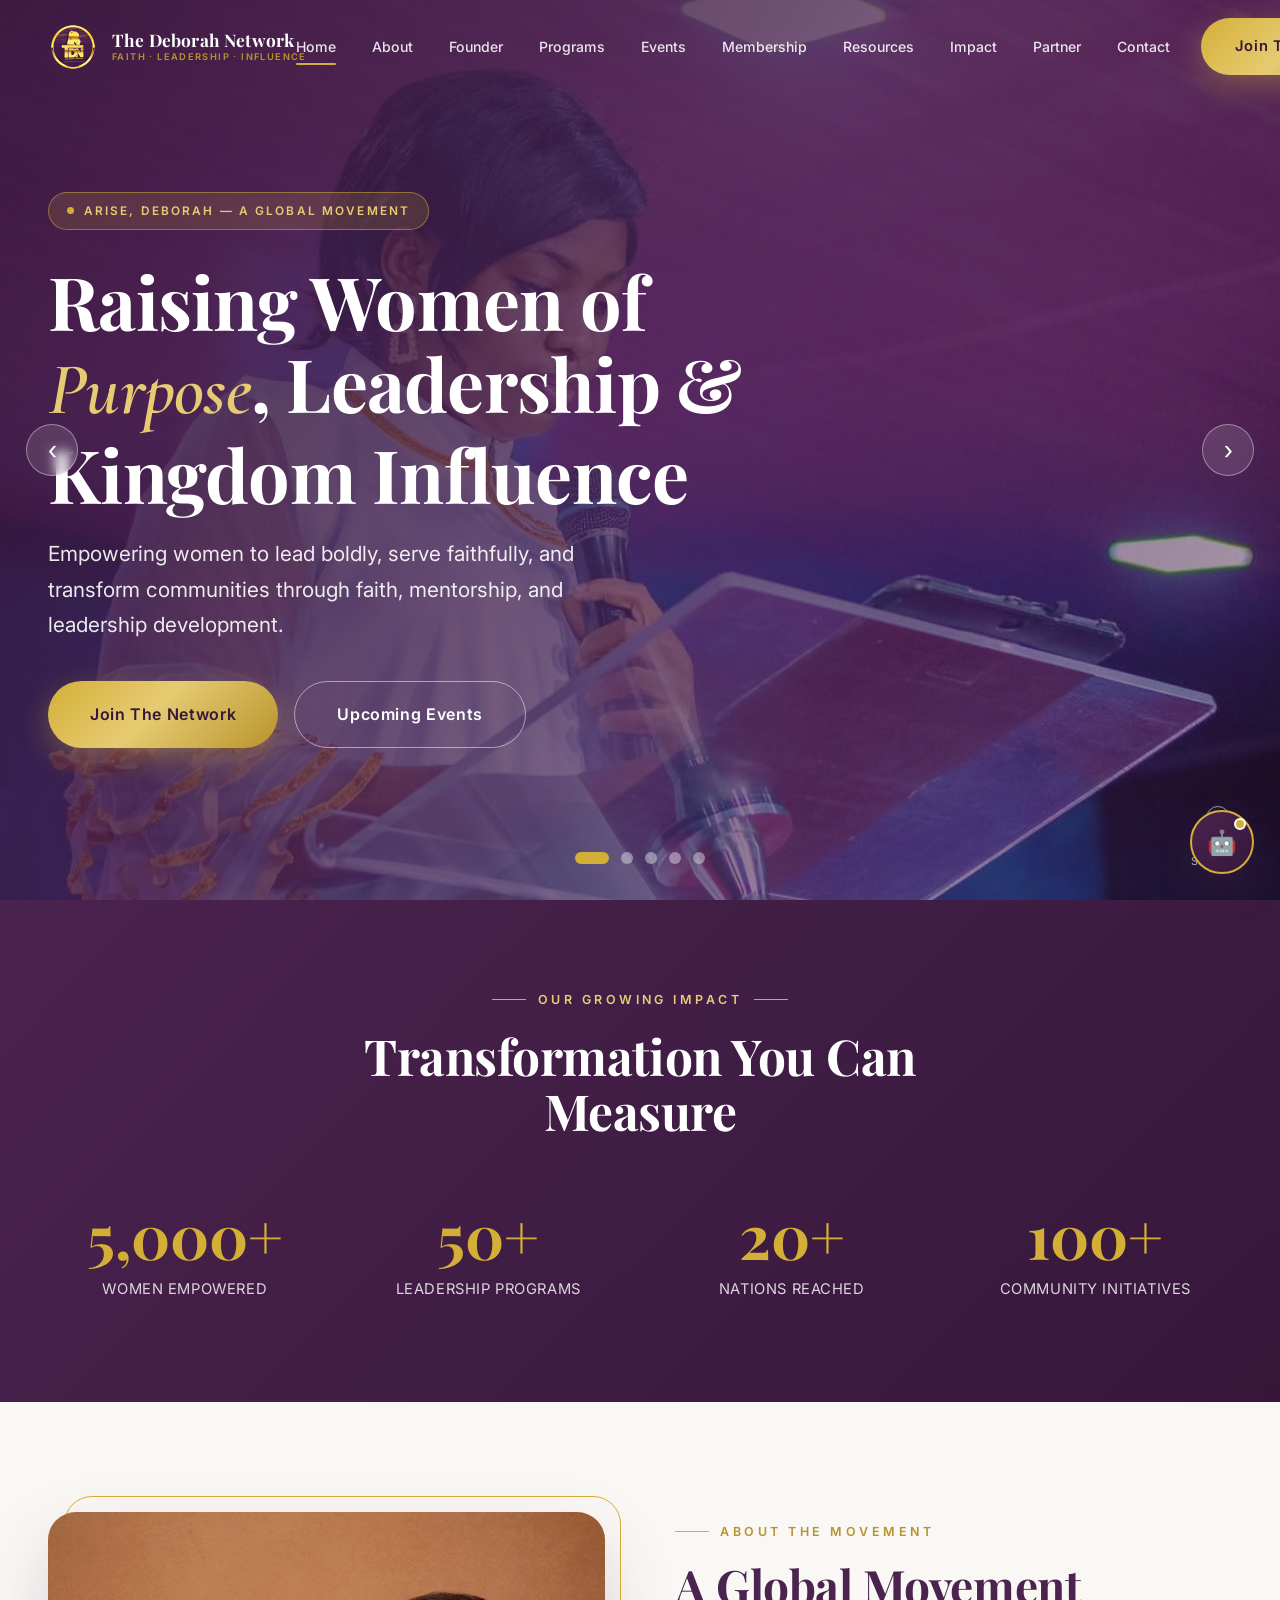
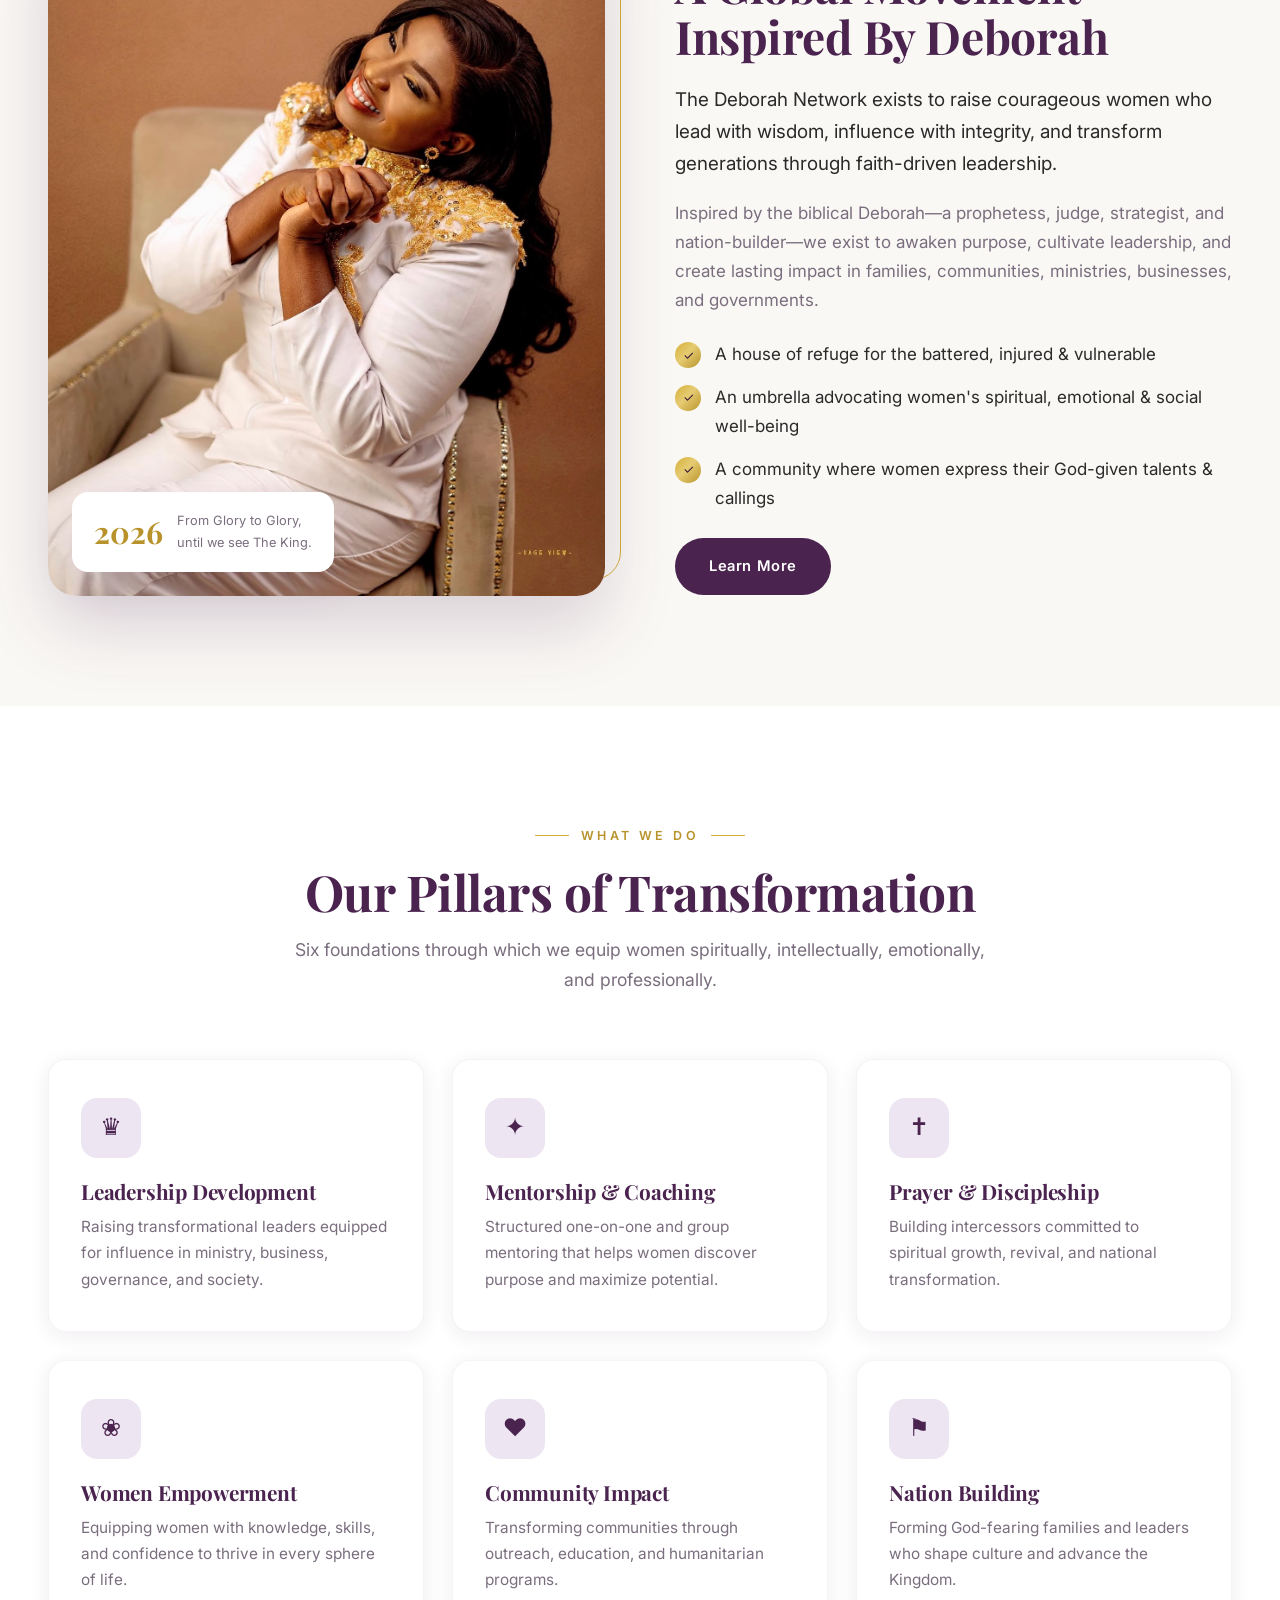
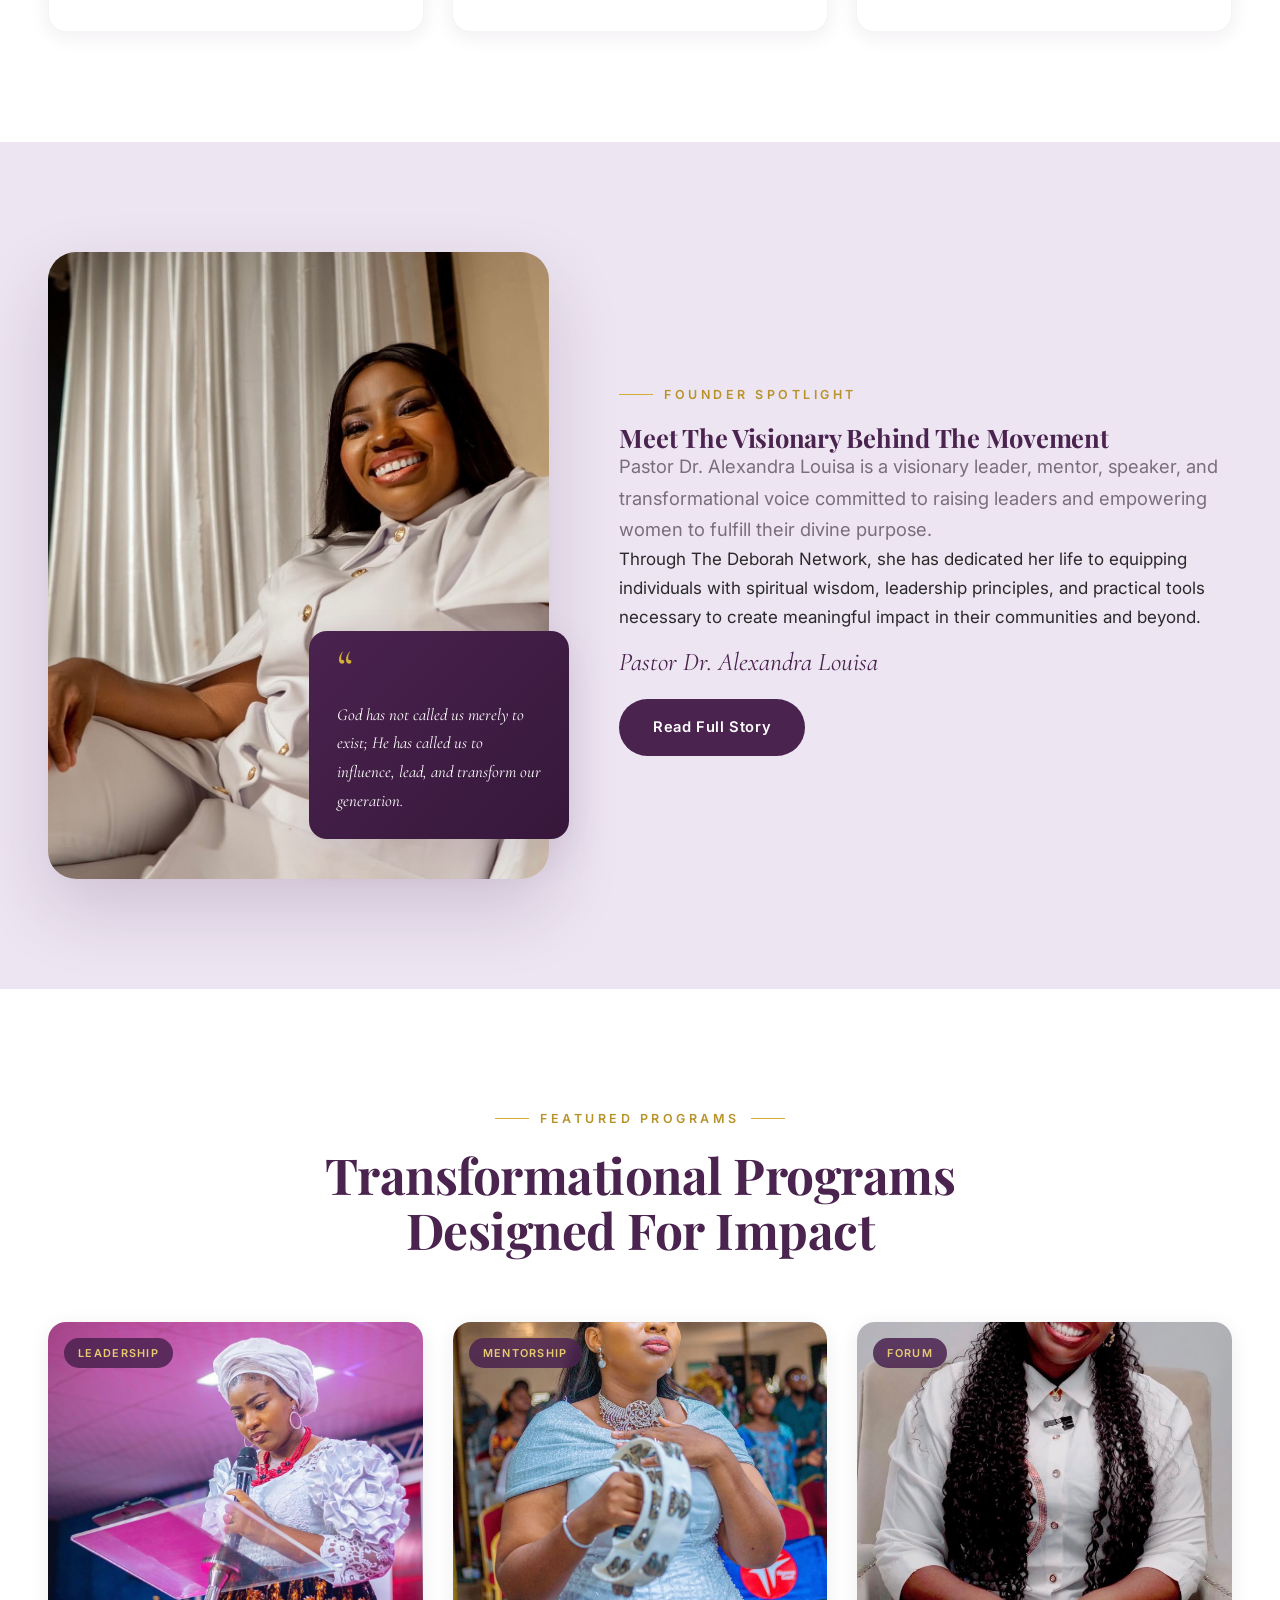
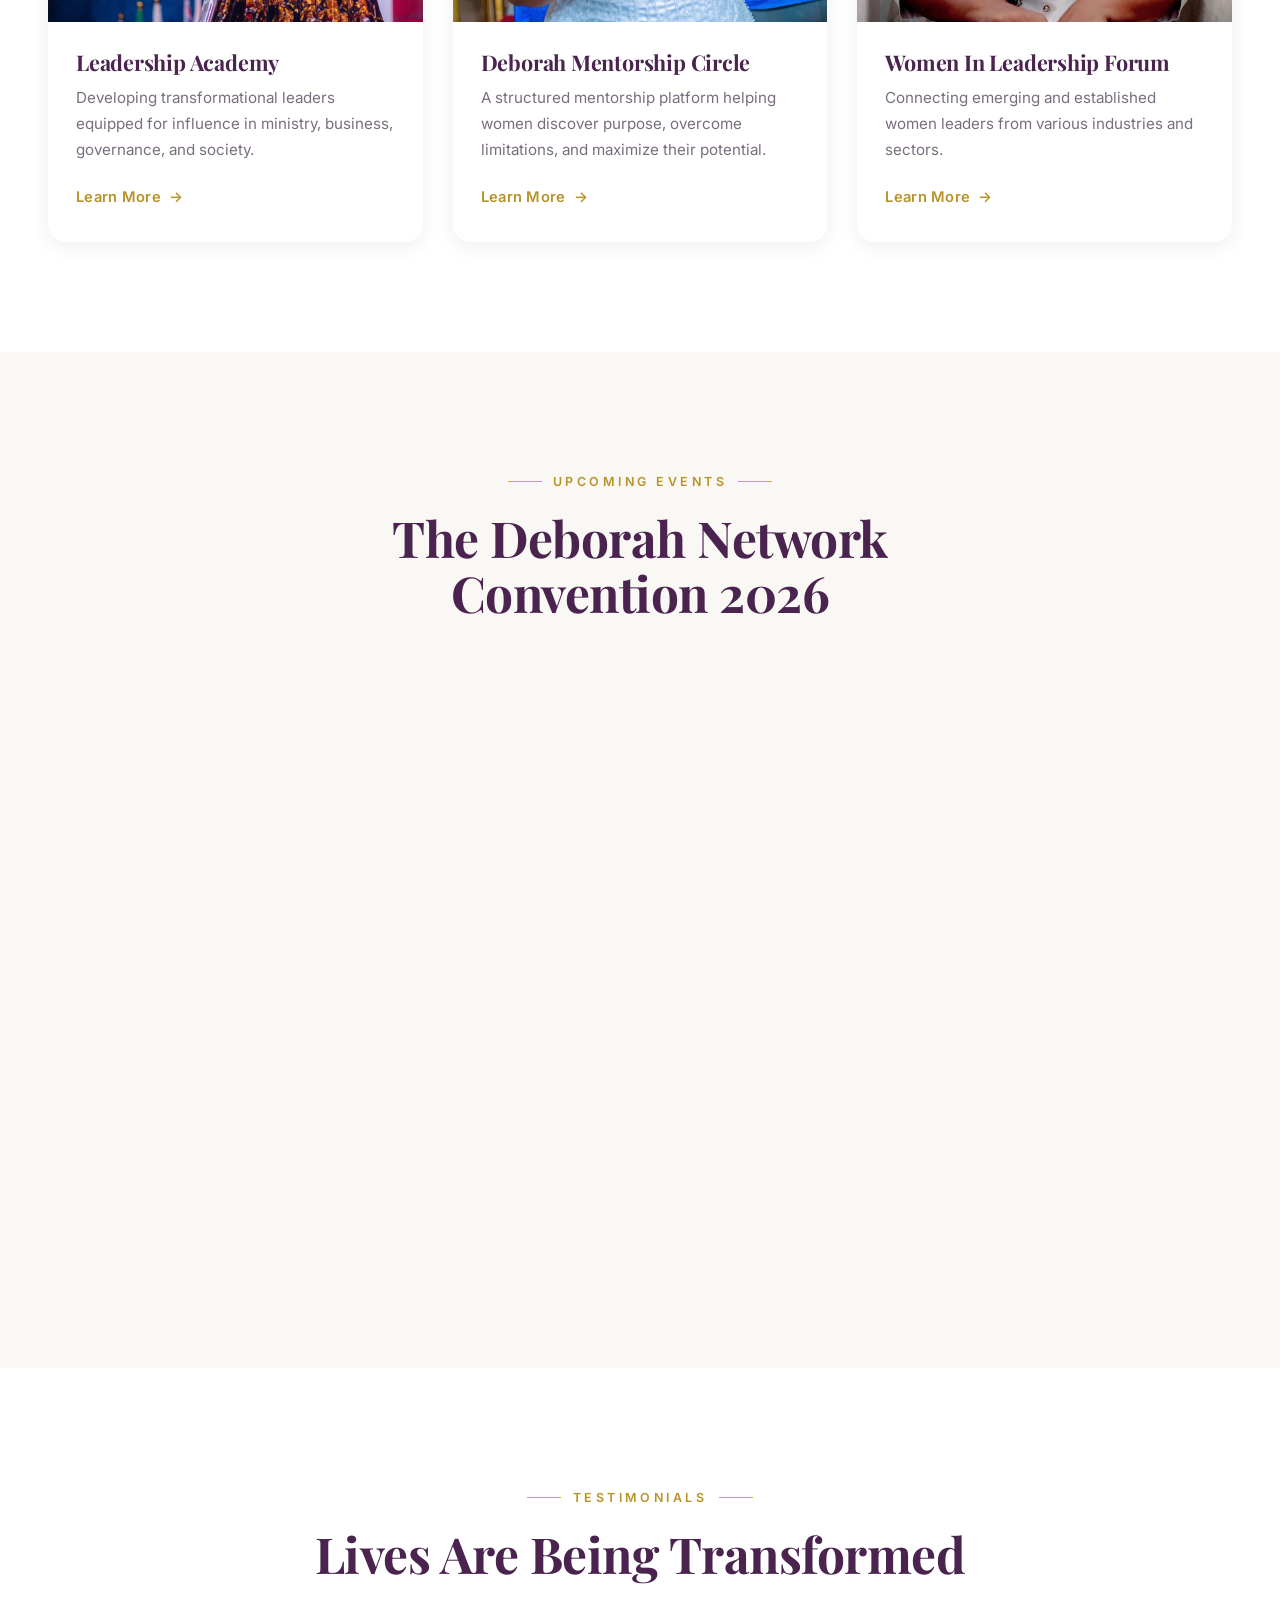
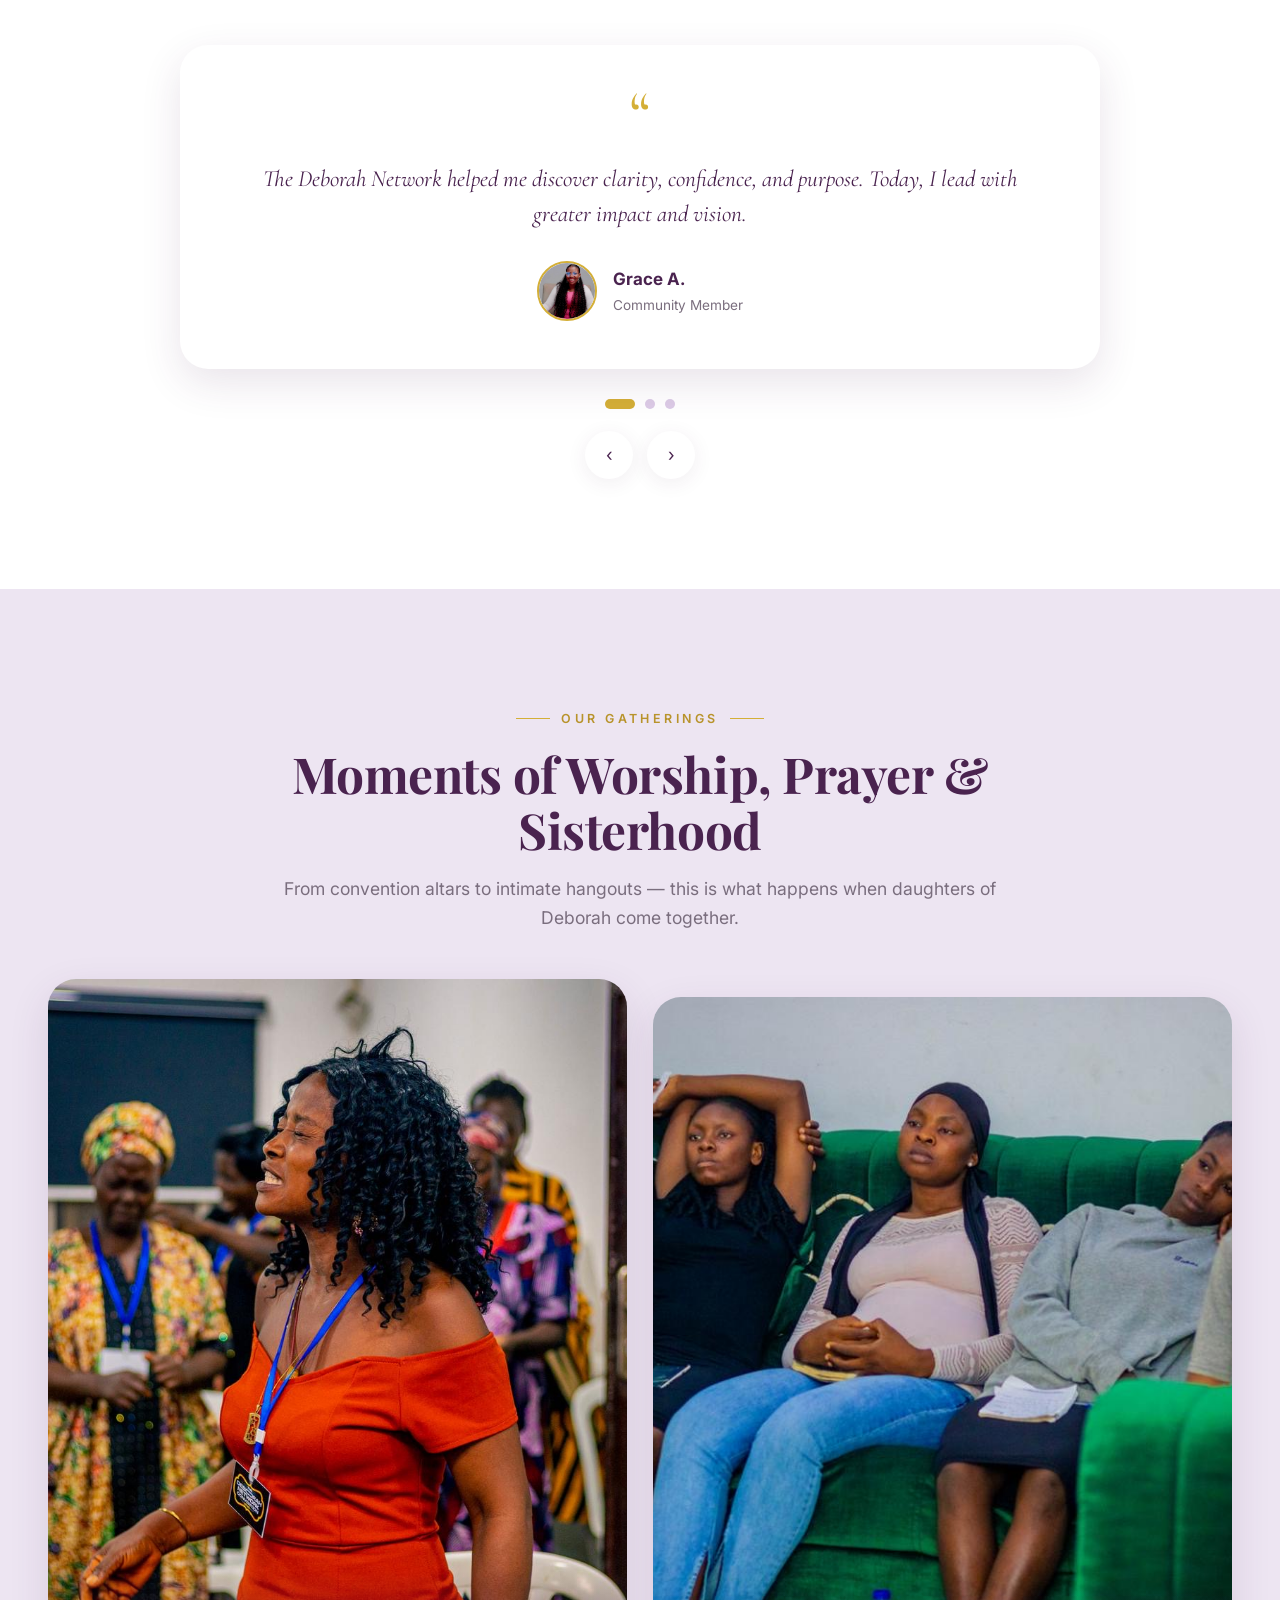
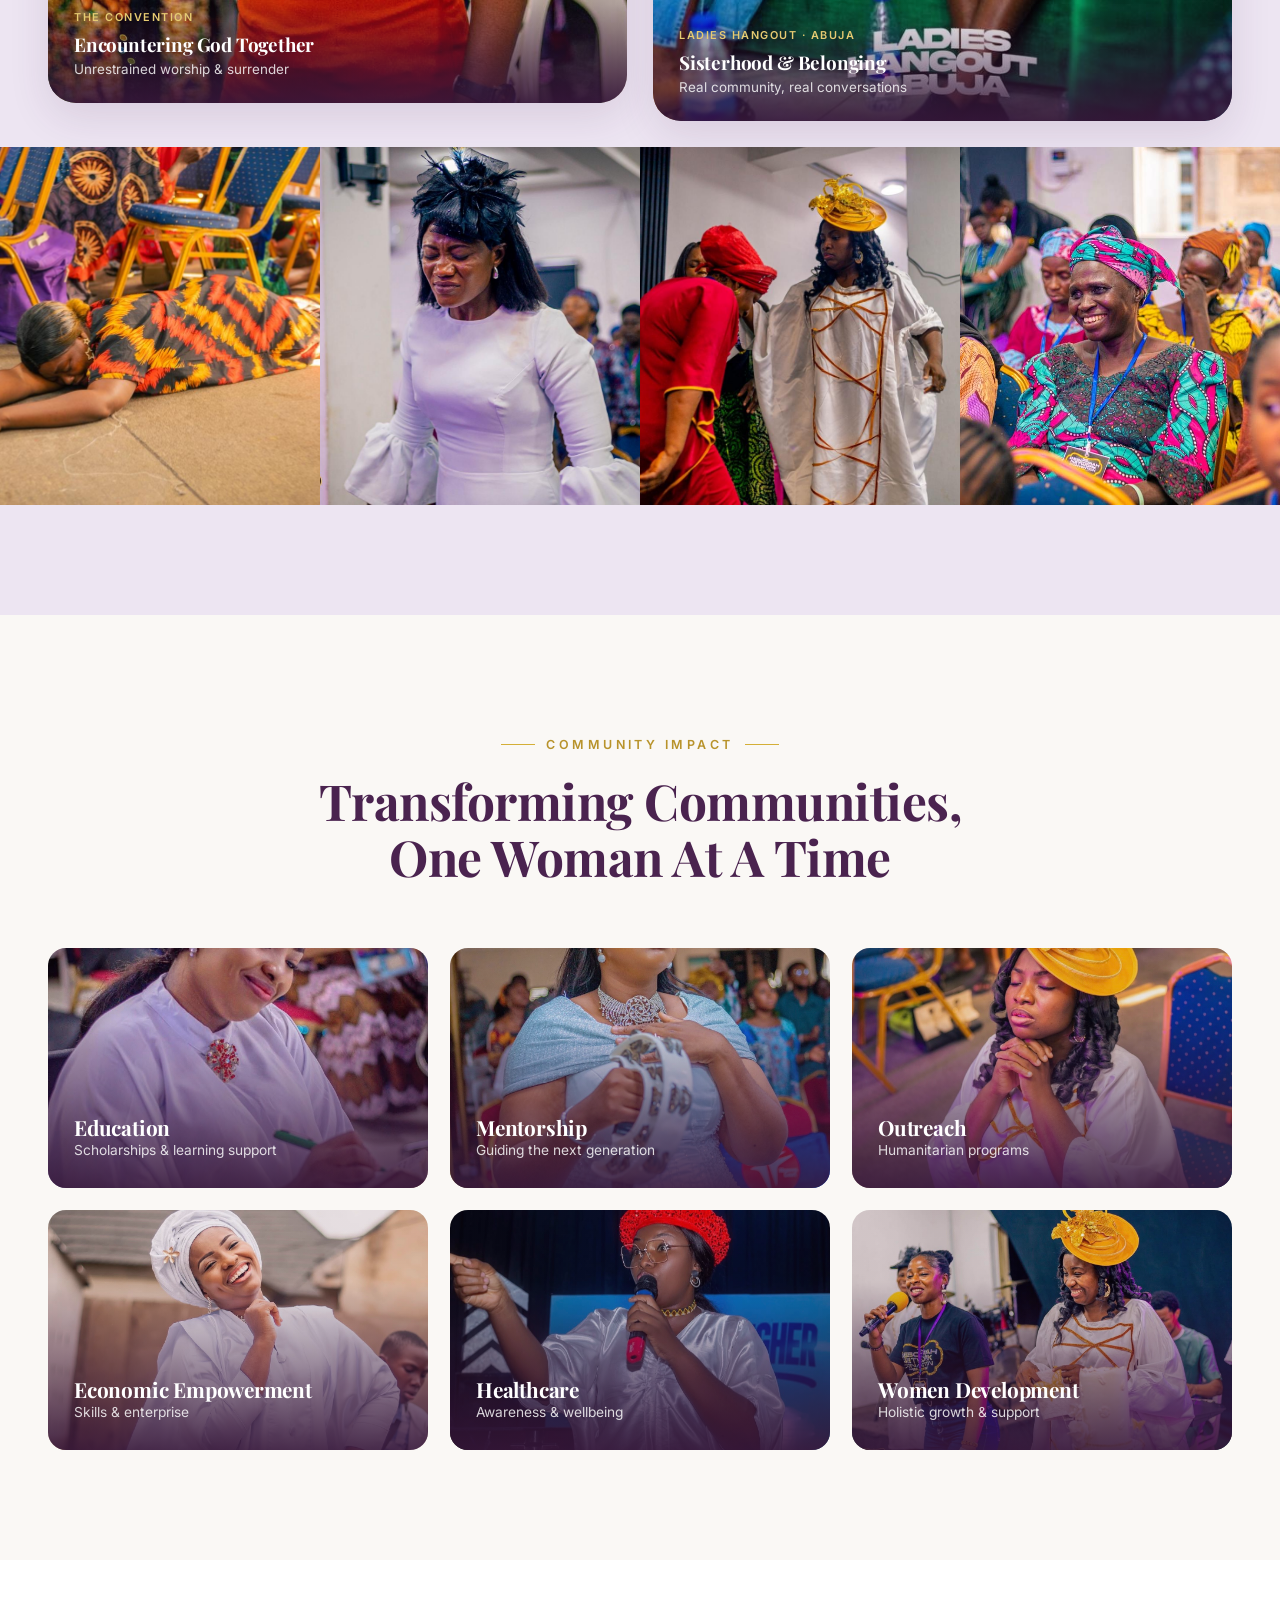
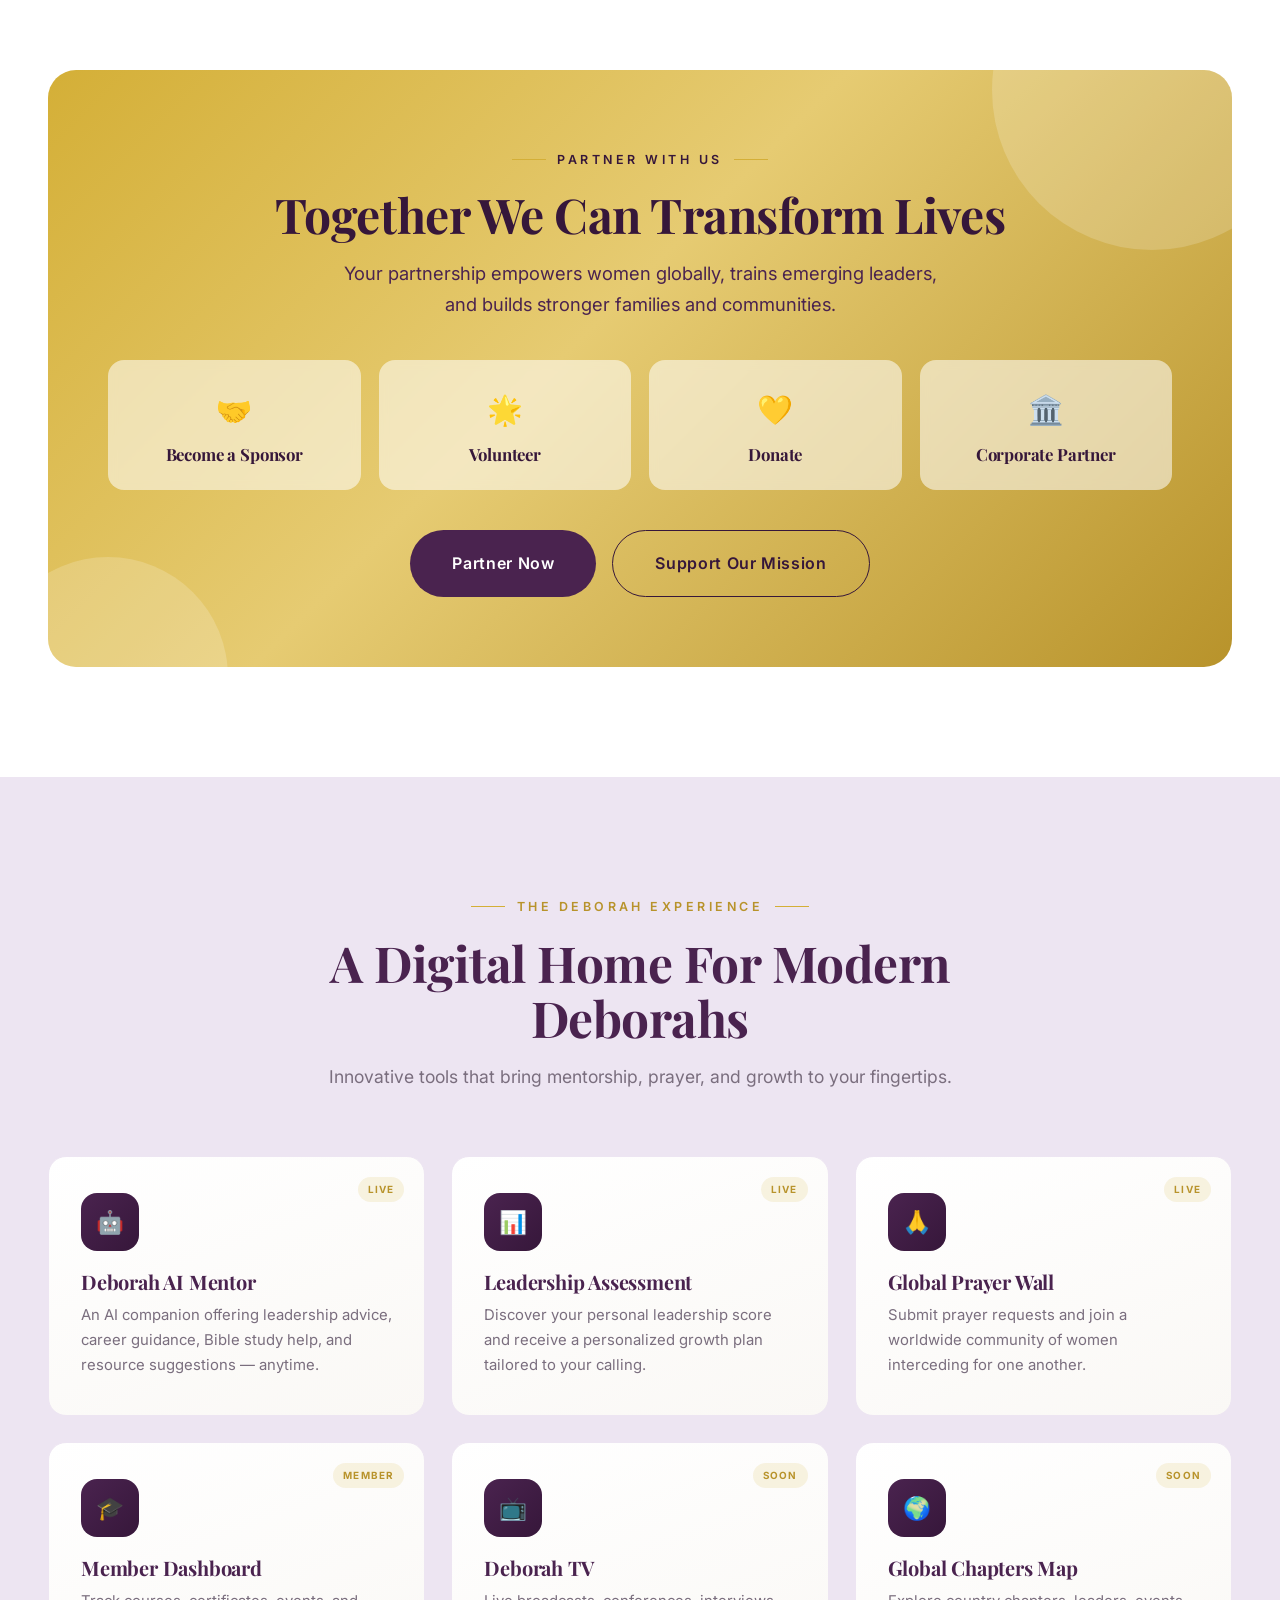
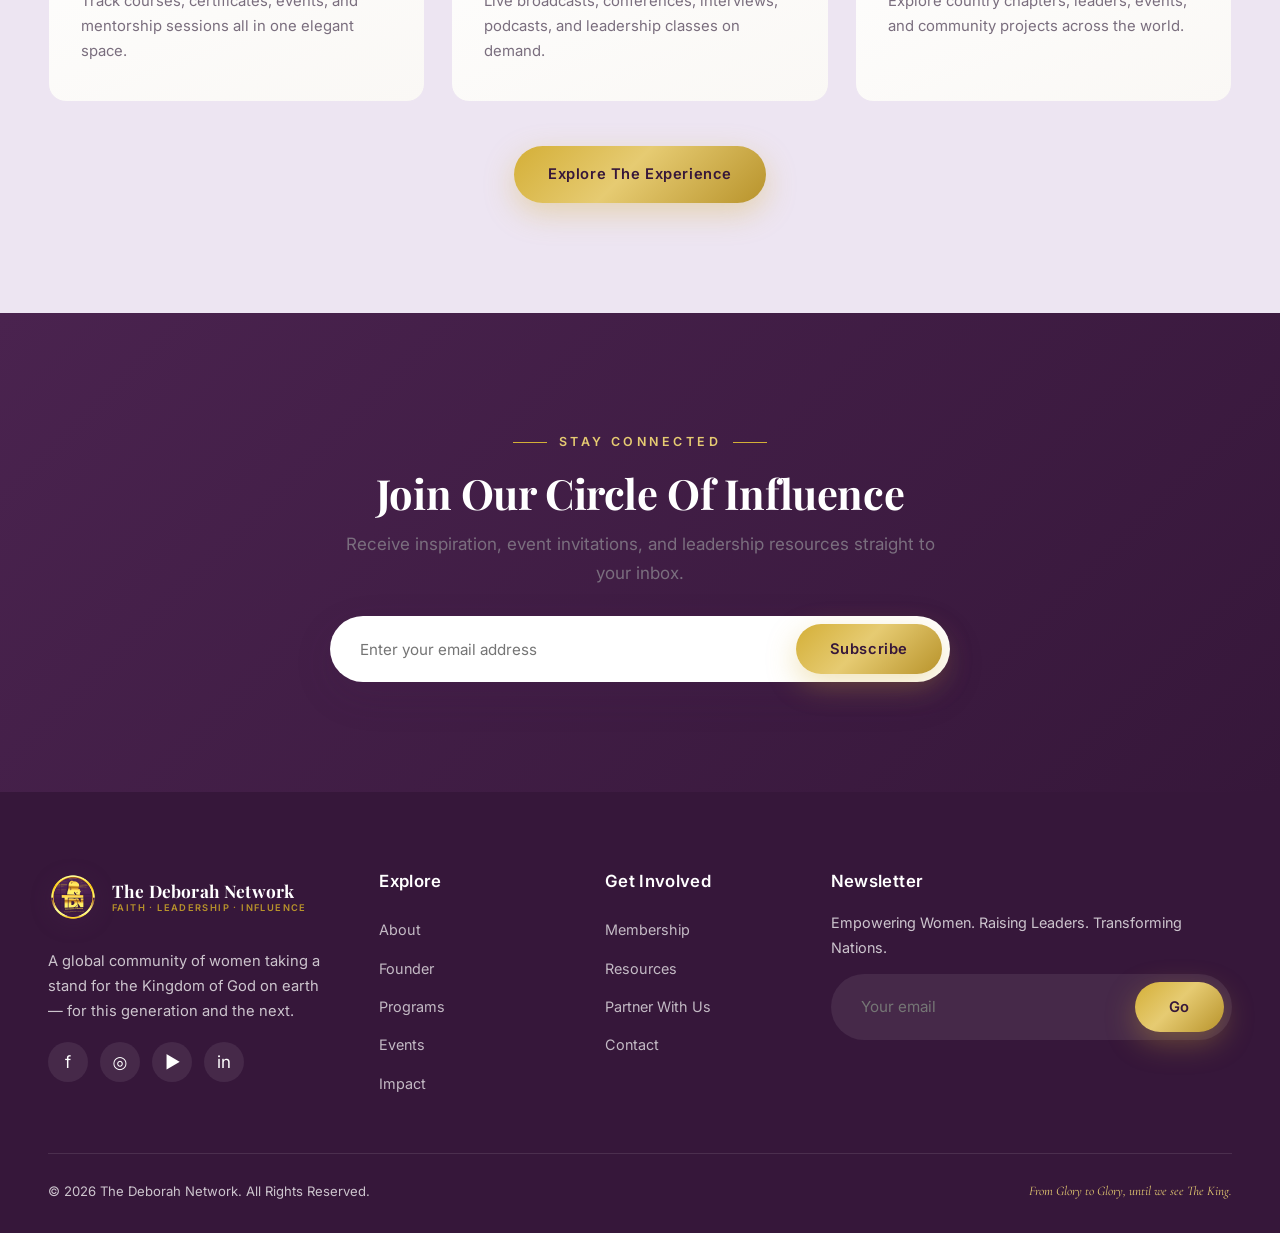
<file: index.html>
<!DOCTYPE html>
<html lang="en">
<head>
<meta charset="UTF-8" />
<meta name="viewport" content="width=device-width, initial-scale=1.0" />
<title>The Deborah Network — Raising Women of Purpose, Leadership & Kingdom Influence</title>
<meta name="description" content="The Deborah Network is a global community empowering women to lead boldly, serve faithfully, and transform nations through faith, mentorship, and leadership development." />
<link rel="preconnect" href="https://fonts.googleapis.com" />
<link rel="preconnect" href="https://fonts.gstatic.com" crossorigin />
<link href="https://fonts.googleapis.com/css2?family=Playfair+Display:ital,wght@0,500;0,600;0,700;0,800;1,500;1,600&family=Cormorant+Garamond:ital,wght@0,500;0,600;1,500;1,600&family=Inter:wght@400;500;600;700&display=swap" rel="stylesheet" />
<link rel="stylesheet" href="assets/css/styles.css" />
</head>
<body>

<!-- ============ HEADER ============ -->
<header class="header on-dark">
  <div class="container header__inner">
    <a class="brand" href="index.html">
      <img class="brand__mark" src="assets/images/logo-tdn.png" alt="The Deborah Network — TDN logo" width="50" height="50">
      <span class="brand__text">
        <span class="brand__name">The Deborah Network</span>
        <span class="brand__tag">Faith · Leadership · Influence</span>
      </span>
    </a>
    <nav class="nav" aria-label="Primary">
      <a class="nav__link active" href="index.html">Home</a>
      <div class="has-dropdown">
        <a class="nav__link" href="about.html">About</a>
        <div class="dropdown">
          <a href="about.html">About TDN</a>
          <a href="about.html#vision">Our Vision</a>
          <a href="about.html#mission">Our Mission</a>
          <a href="about.html#values">Core Values</a>
          <a href="about.html#faith">Statement of Faith</a>
        </div>
      </div>
      <a class="nav__link" href="founder.html">Founder</a>
      <a class="nav__link" href="programs.html">Programs</a>
      <a class="nav__link" href="events.html">Events</a>
      <a class="nav__link" href="membership.html">Membership</a>
      <a class="nav__link" href="resources.html">Resources</a>
      <a class="nav__link" href="impact.html">Impact</a>
      <a class="nav__link" href="partner.html">Partner</a>
      <a class="nav__link" href="contact.html">Contact</a>
      <a class="btn btn--gold nav__cta" href="membership.html">Join The Network</a>
    </nav>
    <button class="nav__toggle" aria-label="Menu"><span></span><span></span><span></span></button>
  </div>
</header>

<!-- ============ HERO SLIDER ============ -->
<section class="hero" id="heroSlider" data-interval="4200">
  <div class="hero__slides">

    <article class="hero__slide is-active">
      <div class="hero__media"><img src="assets/images/IMG_7077.jpg" alt="Pastor Dr. Alexandra Louisa ministering before a gathering of women" /></div>
      <div class="hero__overlay"></div>
      <div class="container"><div class="hero__content">
        <span class="hero__badge"><span class="dot"></span> Arise, Deborah — A Global Movement</span>
        <h1>Raising Women of <em>Purpose</em>, Leadership &amp; Kingdom Influence</h1>
        <p class="hero__sub">Empowering women to lead boldly, serve faithfully, and transform communities through faith, mentorship, and leadership development.</p>
        <div class="btn-row">
          <a class="btn btn--gold btn--lg" href="membership.html">Join The Network</a>
          <a class="btn btn--ghost-light btn--lg" href="events.html">Upcoming Events</a>
        </div>
      </div></div>
    </article>

    <article class="hero__slide">
      <div class="hero__media"><img src="assets/images/worship-leaders.jpg" alt="Worship leaders ministering on stage at the convention" /></div>
      <div class="hero__overlay"></div>
      <div class="container"><div class="hero__content">
        <span class="hero__badge"><span class="dot"></span> The Deborah Network Convention</span>
        <h1>Encounter God. Discover <em>Purpose</em>. Lead Boldly.</h1>
        <p class="hero__sub">Thousands of women gathering to worship, learn, and be empowered for transformational influence in every sphere of society.</p>
        <div class="btn-row">
          <a class="btn btn--gold btn--lg" href="events.html">Upcoming Events</a>
          <a class="btn btn--ghost-light btn--lg" href="membership.html">Become A Member</a>
        </div>
      </div></div>
    </article>

    <article class="hero__slide">
      <div class="hero__media"><img src="assets/images/teaching-podium.jpg" alt="A speaker teaching women at the convention" /></div>
      <div class="hero__overlay"></div>
      <div class="container"><div class="hero__content">
        <span class="hero__badge"><span class="dot"></span> Mentorship &amp; Leadership</span>
        <h1>You Were Created To <em>Influence</em> Nations</h1>
        <p class="hero__sub">Through mentorship, coaching, and leadership development we raise a generation of women equipped to lead with wisdom and integrity.</p>
        <div class="btn-row">
          <a class="btn btn--gold btn--lg" href="programs.html">Explore Programs</a>
          <a class="btn btn--ghost-light btn--lg" href="membership.html">Join The Network</a>
        </div>
      </div></div>
    </article>

    <article class="hero__slide">
      <div class="hero__media"><img src="assets/images/worship-joy.jpg" alt="A woman in joyful, surrendered worship" /></div>
      <div class="hero__overlay"></div>
      <div class="container"><div class="hero__content">
        <span class="hero__badge"><span class="dot"></span> Prayer &amp; Revival</span>
        <h1>A Movement Built On The <em>Altar</em> Of Prayer</h1>
        <p class="hero__sub">Join a global community of intercessors believing for revival, breakthrough, and the transformation of nations.</p>
        <div class="btn-row">
          <a class="btn btn--gold btn--lg" href="programs.html#prayer">Prayer Network</a>
          <a class="btn btn--ghost-light btn--lg" href="partner.html">Partner With Us</a>
        </div>
      </div></div>
    </article>

    <article class="hero__slide">
      <div class="hero__media"><img src="assets/images/conv-crowd.jpg" alt="A full hall of women at the Deborah Network Convention" /></div>
      <div class="hero__overlay"></div>
      <div class="container"><div class="hero__content">
        <span class="hero__badge"><span class="dot"></span> Empowerment &amp; Impact</span>
        <h1>Transforming Lives, One <em>Woman</em> At A Time</h1>
        <p class="hero__sub">From empowerment grants to community outreach — faith expressed through action that changes families, communities, and nations.</p>
        <div class="btn-row">
          <a class="btn btn--gold btn--lg" href="impact.html">Our Impact</a>
          <a class="btn btn--ghost-light btn--lg" href="partner.html">Support The Mission</a>
        </div>
      </div></div>
    </article>

  </div>

  <button class="hero__arrow prev" id="heroPrev" aria-label="Previous slide">&#8249;</button>
  <button class="hero__arrow next" id="heroNext" aria-label="Next slide">&#8250;</button>
  <div class="hero__dots" id="heroDots" role="tablist" aria-label="Hero slides"></div>
  <a href="#impact" class="hero__scroll"><span class="mouse"></span> Scroll</a>
</section>

<!-- ============ IMPACT NUMBERS ============ -->
<section class="section section--plum section--tight" id="impact">
  <div class="container">
    <div class="section-head center reveal" style="margin-bottom:46px;">
      <span class="eyebrow center" style="color:var(--gold-soft)">Our Growing Impact</span>
      <h2>Transformation You Can Measure</h2>
    </div>
    <div class="stats">
      <div class="stat reveal" data-d="1"><div class="stat__num"><span data-count="5000" data-suffix="+">0</span></div><div class="stat__label">Women Empowered</div></div>
      <div class="stat reveal" data-d="2"><div class="stat__num"><span data-count="50" data-suffix="+">0</span></div><div class="stat__label">Leadership Programs</div></div>
      <div class="stat reveal" data-d="3"><div class="stat__num"><span data-count="20" data-suffix="+">0</span></div><div class="stat__label">Nations Reached</div></div>
      <div class="stat reveal" data-d="4"><div class="stat__num"><span data-count="100" data-suffix="+">0</span></div><div class="stat__label">Community Initiatives</div></div>
    </div>
  </div>
</section>

<!-- ============ ABOUT THE MOVEMENT ============ -->
<section class="section section--ivory">
  <div class="container">
    <div class="split">
      <div class="split__media reveal">
        <div class="media-frame">
          <img src="assets/images/IMG_7070.jpg" alt="Pastor Dr. Alexandra Louisa, Founder of The Deborah Network" />
          <div class="media-badge">
            <span class="big">2026</span>
            <span class="small">From Glory to Glory,<br>until we see The King.</span>
          </div>
        </div>
      </div>
      <div class="split__body reveal" data-d="1">
        <span class="eyebrow">About The Movement</span>
        <h2>A Global Movement Inspired By Deborah</h2>
        <p class="intro">The Deborah Network exists to raise courageous women who lead with wisdom, influence with integrity, and transform generations through faith-driven leadership.</p>
        <p>Inspired by the biblical Deborah—a prophetess, judge, strategist, and nation-builder—we exist to awaken purpose, cultivate leadership, and create lasting impact in families, communities, ministries, businesses, and governments.</p>
        <ul class="ticklist gold">
          <li><span class="tk">✓</span> A house of refuge for the battered, injured &amp; vulnerable</li>
          <li><span class="tk">✓</span> An umbrella advocating women's spiritual, emotional &amp; social well-being</li>
          <li><span class="tk">✓</span> A community where women express their God-given talents &amp; callings</li>
        </ul>
        <a class="btn btn--plum" href="about.html">Learn More</a>
      </div>
    </div>
  </div>
</section>

<!-- ============ OUR PILLARS ============ -->
<section class="section section--white">
  <div class="container">
    <div class="section-head center reveal">
      <span class="eyebrow center">What We Do</span>
      <h2>Our Pillars of Transformation</h2>
      <p>Six foundations through which we equip women spiritually, intellectually, emotionally, and professionally.</p>
    </div>
    <div class="cards col-3">
      <div class="card reveal" data-d="1"><div class="card__icon">♛</div><h3>Leadership Development</h3><p>Raising transformational leaders equipped for influence in ministry, business, governance, and society.</p></div>
      <div class="card reveal" data-d="2"><div class="card__icon">✦</div><h3>Mentorship &amp; Coaching</h3><p>Structured one-on-one and group mentoring that helps women discover purpose and maximize potential.</p></div>
      <div class="card reveal" data-d="3"><div class="card__icon">✝</div><h3>Prayer &amp; Discipleship</h3><p>Building intercessors committed to spiritual growth, revival, and national transformation.</p></div>
      <div class="card reveal" data-d="1"><div class="card__icon">❀</div><h3>Women Empowerment</h3><p>Equipping women with knowledge, skills, and confidence to thrive in every sphere of life.</p></div>
      <div class="card reveal" data-d="2"><div class="card__icon">♥</div><h3>Community Impact</h3><p>Transforming communities through outreach, education, and humanitarian programs.</p></div>
      <div class="card reveal" data-d="3"><div class="card__icon">⚑</div><h3>Nation Building</h3><p>Forming God-fearing families and leaders who shape culture and advance the Kingdom.</p></div>
    </div>
  </div>
</section>

<!-- ============ FOUNDER SPOTLIGHT ============ -->
<section class="section section--lavender">
  <div class="container">
    <div class="spotlight">
      <div class="spotlight__media reveal">
        <img src="assets/images/IMG_7106.jpg" alt="Pastor Dr. Alexandra Louisa" />
        <div class="spotlight__quote">
          <span class="qmark">“</span>
          <p>God has not called us merely to exist; He has called us to influence, lead, and transform our generation.</p>
        </div>
      </div>
      <div class="spotlight__body reveal" data-d="1">
        <span class="eyebrow">Founder Spotlight</span>
        <h2>Meet The Visionary Behind The Movement</h2>
        <p class="lead">Pastor Dr. Alexandra Louisa is a visionary leader, mentor, speaker, and transformational voice committed to raising leaders and empowering women to fulfill their divine purpose.</p>
        <p>Through The Deborah Network, she has dedicated her life to equipping individuals with spiritual wisdom, leadership principles, and practical tools necessary to create meaningful impact in their communities and beyond.</p>
        <p class="signature">Pastor Dr. Alexandra Louisa</p>
        <a class="btn btn--plum" href="founder.html" style="margin-top:1rem;">Read Full Story</a>
      </div>
    </div>
  </div>
</section>

<!-- ============ FEATURED PROGRAMS ============ -->
<section class="section section--white">
  <div class="container">
    <div class="section-head center reveal">
      <span class="eyebrow center">Featured Programs</span>
      <h2>Transformational Programs Designed For Impact</h2>
    </div>
    <div class="imgcards">
      <article class="imgcard reveal" data-d="1">
        <div class="imgcard__media"><span class="imgcard__tag">Leadership</span><img src="assets/images/IMG_7073.jpg" alt="Leadership Academy" /></div>
        <div class="imgcard__body"><h3>Leadership Academy</h3><p>Developing transformational leaders equipped for influence in ministry, business, governance, and society.</p><a class="link-arrow" href="programs.html#academy">Learn More</a></div>
      </article>
      <article class="imgcard reveal" data-d="2">
        <div class="imgcard__media"><span class="imgcard__tag">Mentorship</span><img src="assets/images/IMG_7088.jpg" alt="Deborah Mentorship Circle" /></div>
        <div class="imgcard__body"><h3>Deborah Mentorship Circle</h3><p>A structured mentorship platform helping women discover purpose, overcome limitations, and maximize their potential.</p><a class="link-arrow" href="programs.html#mentorship">Learn More</a></div>
      </article>
      <article class="imgcard reveal" data-d="3">
        <div class="imgcard__media"><span class="imgcard__tag">Forum</span><img src="assets/images/IMG_7064.jpg" alt="Women in Leadership Forum" /></div>
        <div class="imgcard__body"><h3>Women In Leadership Forum</h3><p>Connecting emerging and established women leaders from various industries and sectors.</p><a class="link-arrow" href="programs.html#forum">Learn More</a></div>
      </article>
    </div>
  </div>
</section>

<!-- ============ UPCOMING EVENTS ============ -->
<section class="section section--ivory">
  <div class="container">
    <div class="section-head center reveal">
      <span class="eyebrow center">Upcoming Events</span>
      <h2>The Deborah Network Convention 2026</h2>
    </div>
    <div class="event-feature reveal">
      <div class="event-feature__media"><span class="tag">Featured Event</span><img src="assets/images/71afe955-1d7f-4d3e-bb47-ad2326fbab3c.JPG" alt="The Deborah Network Convention 2026 — The Glory of God" /></div>
      <div class="event-feature__body">
        <span class="eyebrow">Convention 2026</span>
        <h2 style="font-size:2.2rem;">The Glory of God</h2>
        <div class="event-meta">
          <div><span class="ic">📅</span> June 21, 2026 · 5PM Prompt</div>
          <div><span class="ic">📍</span> National Centre for Women's Development, Abuja</div>
        </div>
        <p style="color:var(--muted);margin-bottom:8px;">A transformational gathering bringing together leaders, visionaries, entrepreneurs, ministers, and change-makers for learning, worship, and empowerment.</p>
        <div class="countdown" data-countdown="2026-06-21T17:00:00">
          <div class="cd-box"><div class="n" data-cd="d">00</div><div class="l">Days</div></div>
          <div class="cd-box"><div class="n" data-cd="h">00</div><div class="l">Hours</div></div>
          <div class="cd-box"><div class="n" data-cd="m">00</div><div class="l">Mins</div></div>
          <div class="cd-box"><div class="n" data-cd="s">00</div><div class="l">Secs</div></div>
        </div>
        <div class="btn-row"><a class="btn btn--gold" href="events.html">Register Now</a><a class="btn btn--outline" href="events.html">All Events</a></div>
      </div>
    </div>
  </div>
</section>

<!-- ============ TESTIMONIALS ============ -->
<section class="section section--white">
  <div class="container">
    <div class="section-head center reveal">
      <span class="eyebrow center">Testimonials</span>
      <h2>Lives Are Being Transformed</h2>
    </div>
    <div class="reveal">
      <div class="testi-track">
        <div class="testi active">
          <span class="qmark">“</span>
          <p class="testi__text">The Deborah Network helped me discover clarity, confidence, and purpose. Today, I lead with greater impact and vision.</p>
          <div class="testi__person"><img src="assets/images/IMG_7062.jpg" alt="Member" /><div style="text-align:left"><div class="nm">Grace A.</div><div class="rl">Community Member</div></div></div>
        </div>
        <div class="testi">
          <span class="qmark">“</span>
          <p class="testi__text">The mentorship and leadership training transformed both my personal and professional life.</p>
          <div class="testi__person"><img src="assets/images/IMG_7066.jpg" alt="Member" /><div style="text-align:left"><div class="nm">Esther O.</div><div class="rl">Leadership Academy Graduate</div></div></div>
        </div>
        <div class="testi">
          <span class="qmark">“</span>
          <p class="testi__text">The prayer network strengthened my spiritual life and helped me grow deeper in my walk with God.</p>
          <div class="testi__person"><img src="assets/images/IMG_7082.jpg" alt="Member" /><div style="text-align:left"><div class="nm">Deborah M.</div><div class="rl">Intercessor</div></div></div>
        </div>
      </div>
      <div class="testi-dots"></div>
      <div class="testi-nav"><button data-testi-prev aria-label="Previous">‹</button><button data-testi-next aria-label="Next">›</button></div>
    </div>
  </div>
</section>

<!-- ============ MOMENTS / GATHERINGS ============ -->
<section class="section section--lavender">
  <div class="container">
    <div class="section-head center reveal">
      <span class="eyebrow center">Our Gatherings</span>
      <h2>Moments of Worship, Prayer &amp; Sisterhood</h2>
      <p>From convention altars to intimate hangouts — this is what happens when daughters of Deborah come together.</p>
    </div>
    <div class="duo duo--stagger" style="margin-bottom:26px;">
      <div class="photobox portrait reveal" data-d="1">
        <img src="assets/images/worship-joy.jpg" alt="A woman worshipping joyfully at the Deborah Network Convention" loading="lazy">
        <div class="photobox__cap"><span class="k">The Convention</span><h4>Encountering God Together</h4><p>Unrestrained worship &amp; surrender</p></div>
      </div>
      <div class="photobox portrait reveal" data-d="2">
        <img src="assets/images/hangout-group.jpg" alt="Women in fellowship at Ladies Hangout Abuja" loading="lazy">
        <div class="photobox__cap"><span class="k">Ladies Hangout · Abuja</span><h4>Sisterhood &amp; Belonging</h4><p>Real community, real conversations</p></div>
      </div>
    </div>
  </div>
  <div class="photo-strip reveal" data-d="2" style="margin-top:8px;">
    <div><img src="assets/images/prayer-prostrate.jpg" alt="A woman prostrate in prayer" loading="lazy"></div>
    <div><img src="assets/images/worship-weeping.jpg" alt="A woman weeping in worship" loading="lazy"></div>
    <div><img src="assets/images/ministering.jpg" alt="Ministering and laying on of hands" loading="lazy"></div>
    <div><img src="assets/images/conv-joy.jpg" alt="A joyful attendee at the convention" loading="lazy"></div>
  </div>
</section>

<!-- ============ COMMUNITY IMPACT ============ -->
<section class="section section--ivory">
  <div class="container">
    <div class="section-head center reveal">
      <span class="eyebrow center">Community Impact</span>
      <h2>Transforming Communities, One Woman At A Time</h2>
    </div>
    <div class="impact-grid">
      <div class="impact-tile reveal" data-d="1"><img src="assets/images/IMG_7068.jpg" alt="Education"><div class="impact-tile__label"><h3>Education</h3><p>Scholarships &amp; learning support</p></div></div>
      <div class="impact-tile reveal" data-d="2"><img src="assets/images/IMG_7088.jpg" alt="Mentorship"><div class="impact-tile__label"><h3>Mentorship</h3><p>Guiding the next generation</p></div></div>
      <div class="impact-tile reveal" data-d="3"><img src="assets/images/IMG_7090.jpg" alt="Outreach"><div class="impact-tile__label"><h3>Outreach</h3><p>Humanitarian programs</p></div></div>
      <div class="impact-tile reveal" data-d="1"><img src="assets/images/IMG_7079.jpg" alt="Economic Empowerment"><div class="impact-tile__label"><h3>Economic Empowerment</h3><p>Skills &amp; enterprise</p></div></div>
      <div class="impact-tile reveal" data-d="2"><img src="assets/images/IMG_7095.jpg" alt="Healthcare"><div class="impact-tile__label"><h3>Healthcare</h3><p>Awareness &amp; wellbeing</p></div></div>
      <div class="impact-tile reveal" data-d="3"><img src="assets/images/IMG_7071.jpg" alt="Women Development"><div class="impact-tile__label"><h3>Women Development</h3><p>Holistic growth &amp; support</p></div></div>
    </div>
  </div>
</section>

<!-- ============ PARTNER WITH US ============ -->
<section class="section section--white">
  <div class="container">
    <div class="partner-cta reveal">
      <span class="eyebrow center" style="color:var(--plum-deep)">Partner With Us</span>
      <h2>Together We Can Transform Lives</h2>
      <p>Your partnership empowers women globally, trains emerging leaders, and builds stronger families and communities.</p>
      <div class="partner-ways">
        <div class="partner-way"><div class="ic">🤝</div><h4>Become a Sponsor</h4></div>
        <div class="partner-way"><div class="ic">🌟</div><h4>Volunteer</h4></div>
        <div class="partner-way"><div class="ic">💛</div><h4>Donate</h4></div>
        <div class="partner-way"><div class="ic">🏛️</div><h4>Corporate Partner</h4></div>
      </div>
      <div class="btn-row center"><a class="btn btn--plum btn--lg" href="partner.html">Partner Now</a><a class="btn btn--outline btn--lg" href="partner.html" style="color:var(--plum-deep);">Support Our Mission</a></div>
    </div>
  </div>
</section>

<!-- ============ FUTURISTIC FEATURES ============ -->
<section class="section section--lavender">
  <div class="container">
    <div class="section-head center reveal">
      <span class="eyebrow center">The Deborah Experience</span>
      <h2>A Digital Home For Modern Deborahs</h2>
      <p>Innovative tools that bring mentorship, prayer, and growth to your fingertips.</p>
    </div>
    <div class="feature-deck">
      <div class="feature-card reveal" data-d="1"><span class="badge-soon">Live</span><div class="fic">🤖</div><h3>Deborah AI Mentor</h3><p>An AI companion offering leadership advice, career guidance, Bible study help, and resource suggestions — anytime.</p></div>
      <div class="feature-card reveal" data-d="2"><span class="badge-soon">Live</span><div class="fic">📊</div><h3>Leadership Assessment</h3><p>Discover your personal leadership score and receive a personalized growth plan tailored to your calling.</p></div>
      <div class="feature-card reveal" data-d="3"><span class="badge-soon">Live</span><div class="fic">🙏</div><h3>Global Prayer Wall</h3><p>Submit prayer requests and join a worldwide community of women interceding for one another.</p></div>
      <div class="feature-card reveal" data-d="1"><span class="badge-soon">Member</span><div class="fic">🎓</div><h3>Member Dashboard</h3><p>Track courses, certificates, events, and mentorship sessions all in one elegant space.</p></div>
      <div class="feature-card reveal" data-d="2"><span class="badge-soon">Soon</span><div class="fic">📺</div><h3>Deborah TV</h3><p>Live broadcasts, conferences, interviews, podcasts, and leadership classes on demand.</p></div>
      <div class="feature-card reveal" data-d="3"><span class="badge-soon">Soon</span><div class="fic">🌍</div><h3>Global Chapters Map</h3><p>Explore country chapters, leaders, events, and community projects across the world.</p></div>
    </div>
    <div class="center reveal" style="margin-top:44px;"><a class="btn btn--gold" href="membership.html">Explore The Experience</a></div>
  </div>
</section>

<!-- ============ NEWSLETTER ============ -->
<section class="section section--plum">
  <div class="container">
    <div class="newsletter reveal">
      <span class="eyebrow center" style="color:var(--gold-soft)">Stay Connected</span>
      <h2>Join Our Circle Of Influence</h2>
      <p>Receive inspiration, event invitations, and leadership resources straight to your inbox.</p>
      <form class="subscribe" data-demo="You're subscribed! Welcome to the sisterhood. 💛">
        <input type="email" placeholder="Enter your email address" required aria-label="Email" />
        <button class="btn btn--gold" type="submit">Subscribe</button>
      </form>
    </div>
  </div>
</section>

<!-- ============ FOOTER ============ -->
<footer class="footer">
  <div class="container">
    <div class="footer__top">
      <div class="footer__about">
        <a class="brand" href="index.html"><img class="brand__mark" src="assets/images/logo-tdn.png" alt="The Deborah Network — TDN logo" width="50" height="50"><span class="brand__text"><span class="brand__name">The Deborah Network</span><span class="brand__tag">Faith · Leadership · Influence</span></span></a>
        <p>A global community of women taking a stand for the Kingdom of God on earth — for this generation and the next.</p>
        <div class="footer__social"><a href="#" aria-label="Facebook">f</a><a href="#" aria-label="Instagram">◎</a><a href="#" aria-label="YouTube">▶</a><a href="#" aria-label="LinkedIn">in</a></div>
      </div>
      <div><h4>Explore</h4><div class="footer__links"><a href="about.html">About</a><a href="founder.html">Founder</a><a href="programs.html">Programs</a><a href="events.html">Events</a><a href="impact.html">Impact</a></div></div>
      <div><h4>Get Involved</h4><div class="footer__links"><a href="membership.html">Membership</a><a href="resources.html">Resources</a><a href="partner.html">Partner With Us</a><a href="contact.html">Contact</a></div></div>
      <div>
        <h4>Newsletter</h4>
        <p style="font-size:0.9rem;margin-bottom:14px;">Empowering Women. Raising Leaders. Transforming Nations.</p>
        <form class="subscribe" data-demo="Subscribed! 💛" style="box-shadow:none;background:rgba(255,255,255,0.08);">
          <input type="email" placeholder="Your email" required aria-label="Email" style="color:#fff;" />
          <button class="btn btn--gold" type="submit">Go</button>
        </form>
      </div>
    </div>
    <div class="footer__bottom">
      <p>© <span data-year>2026</span> The Deborah Network. All Rights Reserved.</p>
      <p class="footer__motto">From Glory to Glory, until we see The King.</p>
    </div>
  </div>
</footer>

<!-- ============ AI MENTOR WIDGET ============ -->
<button class="ai-fab" aria-label="Open Deborah AI Mentor">🤖<span class="ping"></span></button>
<div class="ai-panel" aria-label="Deborah AI Mentor">
  <div class="ai-panel__head">
    <span class="av">D</span>
    <div style="flex:1"><h4>Deborah AI Mentor</h4><p><span class="status" style="display:inline-block;margin-right:5px;"></span>Online · Here to help</p></div>
    <button data-ai-close aria-label="Close" style="color:#fff;font-size:1.3rem;">×</button>
  </div>
  <div class="ai-body"><div class="ai-msg bot">Hello, beautiful! I'm Deborah AI 🌿 — your companion for leadership, faith, and purpose. Ask me anything, or tap a suggestion below.</div></div>
  <div class="ai-suggest"><button>Leadership advice</button><button>Career guidance</button><button>Bible study</button><button>Upcoming events</button></div>
  <div class="ai-input"><input type="text" placeholder="Type your message…" aria-label="Message" /><button aria-label="Send">➤</button></div>
</div>

<script src="assets/js/main.js"></script>
</body>
</html>
</file>
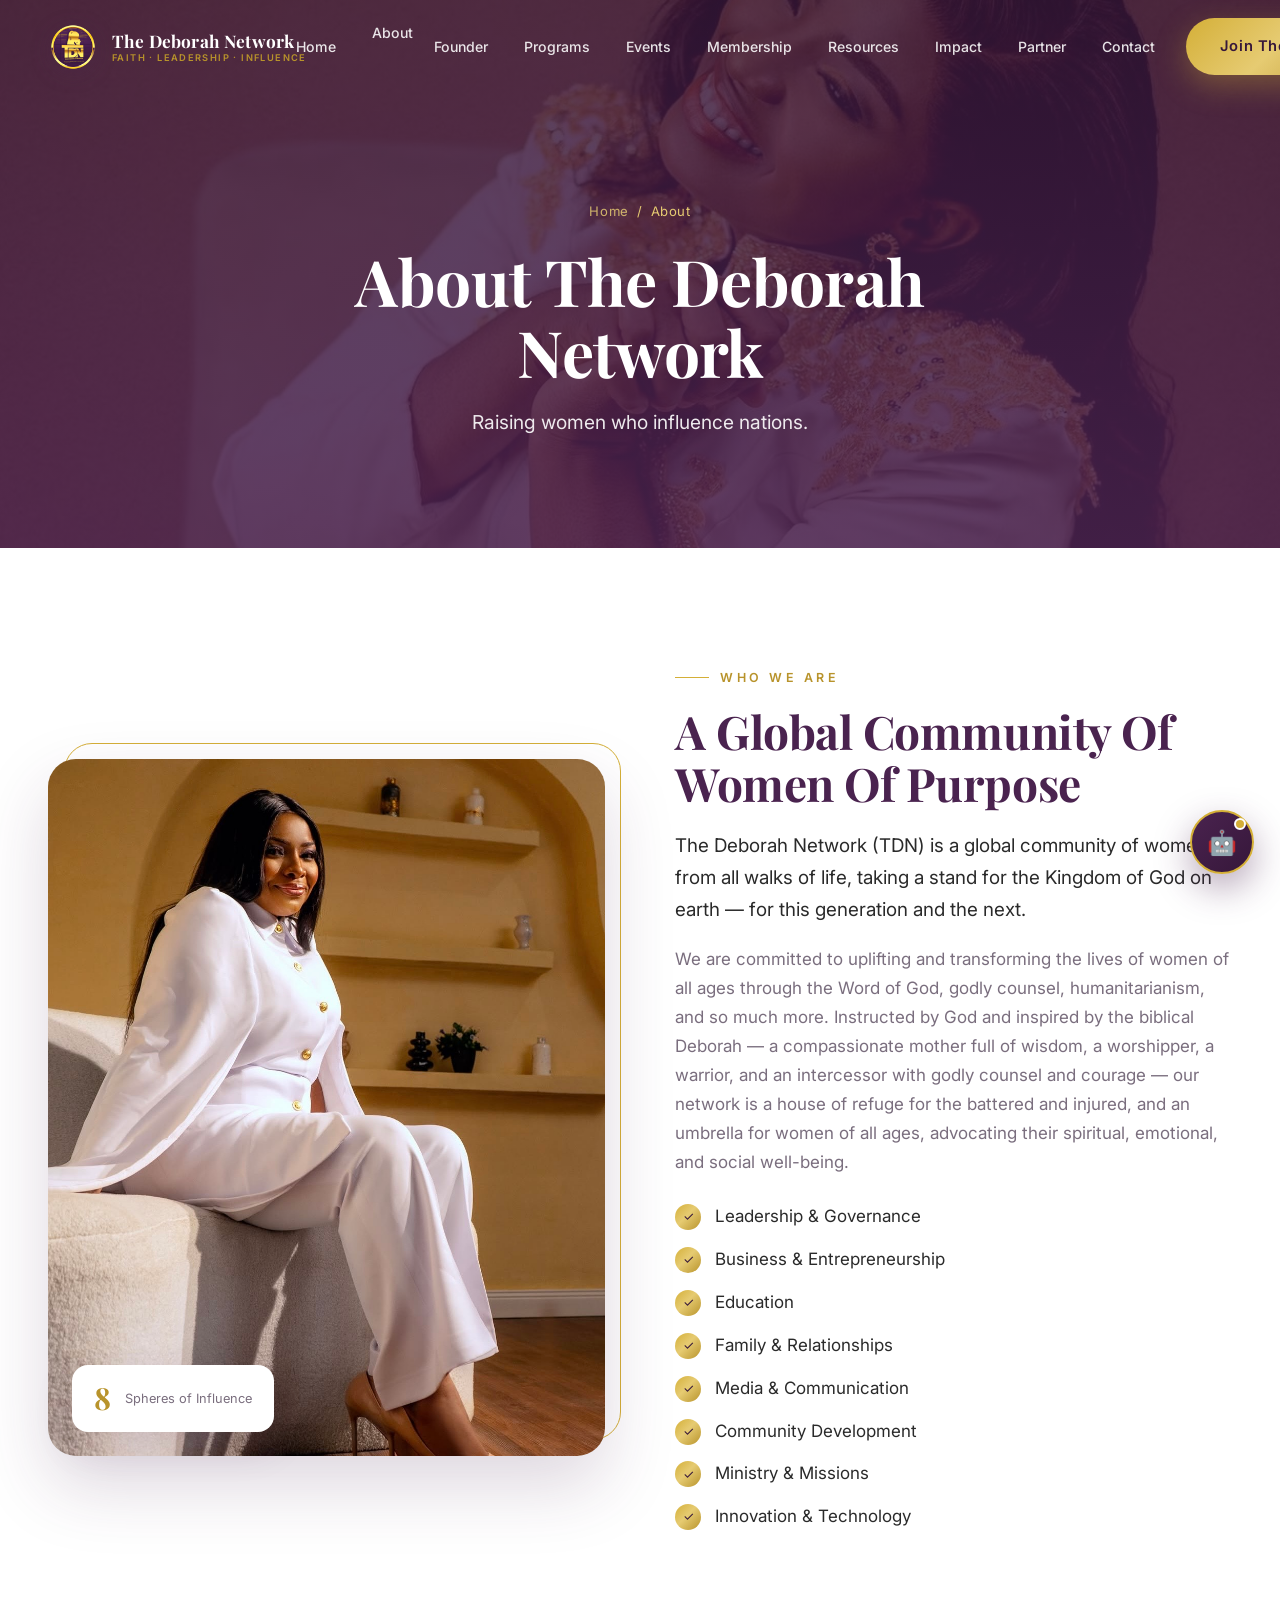
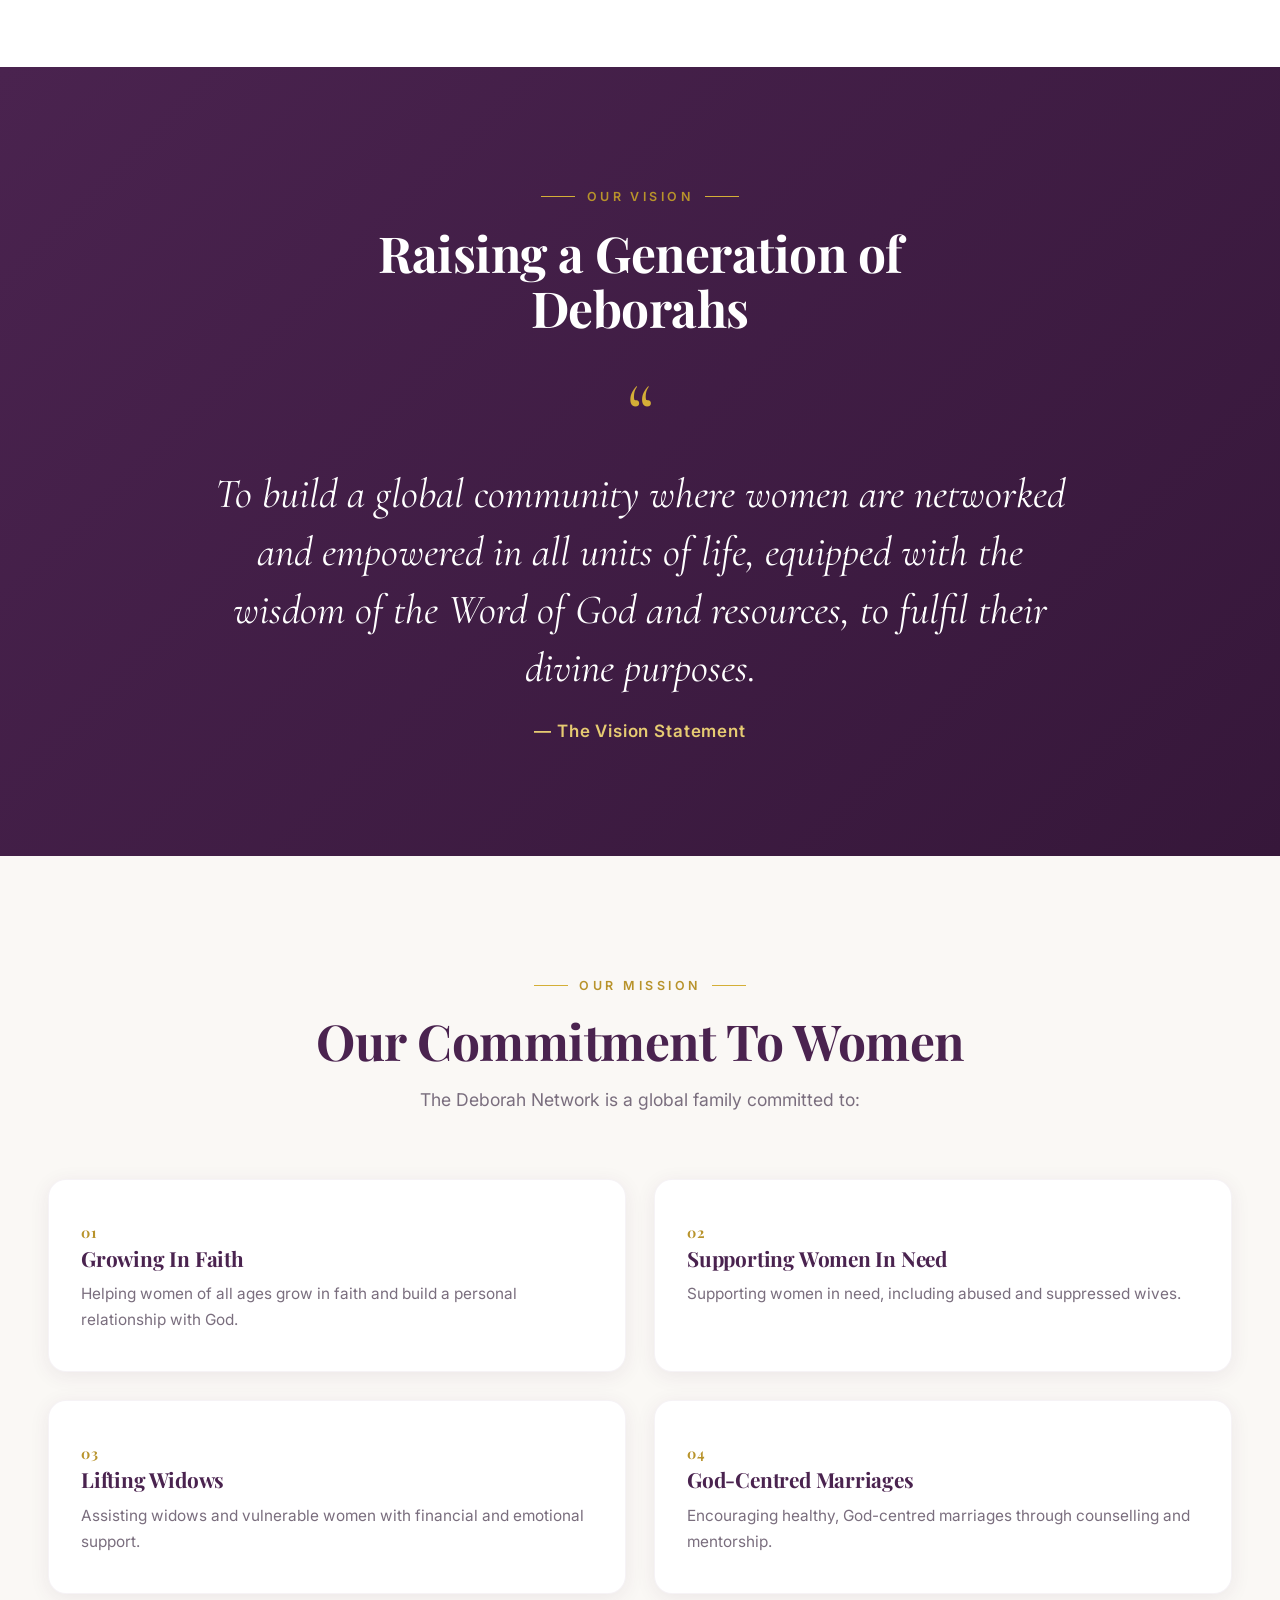
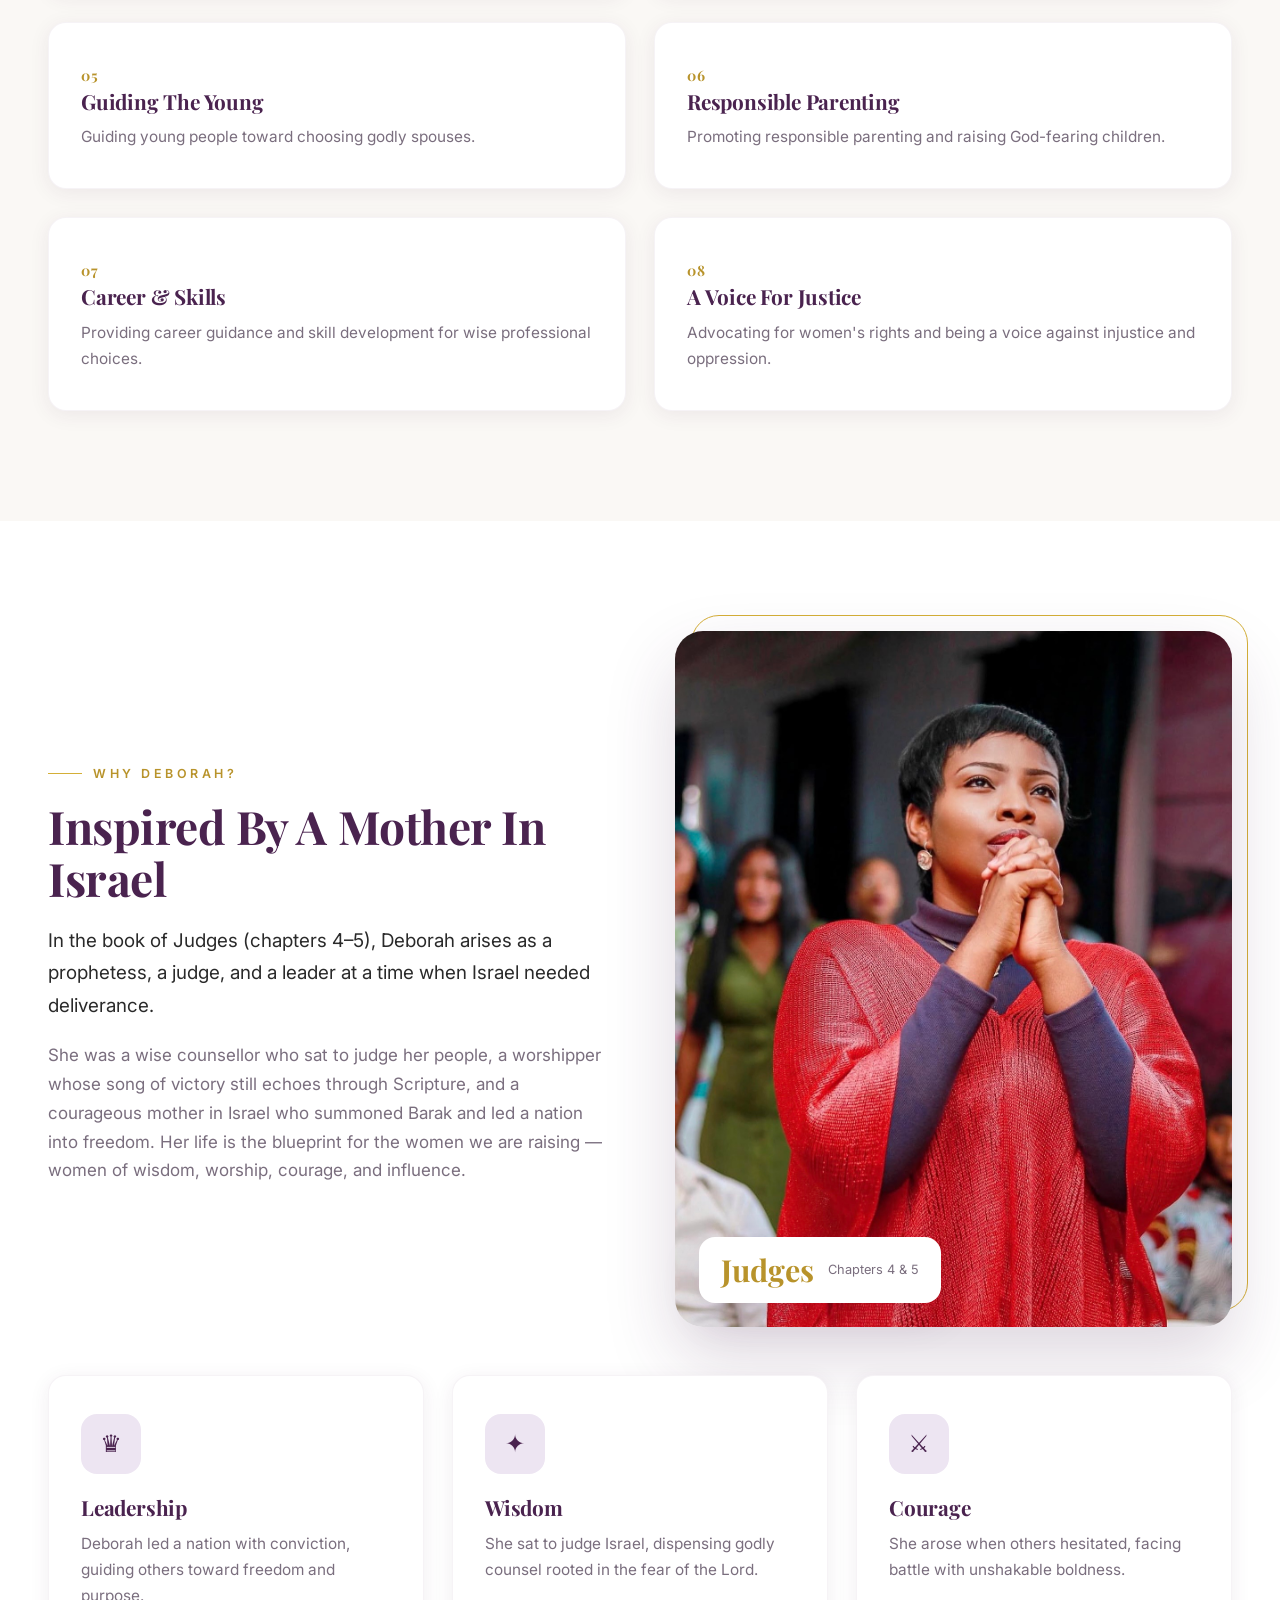
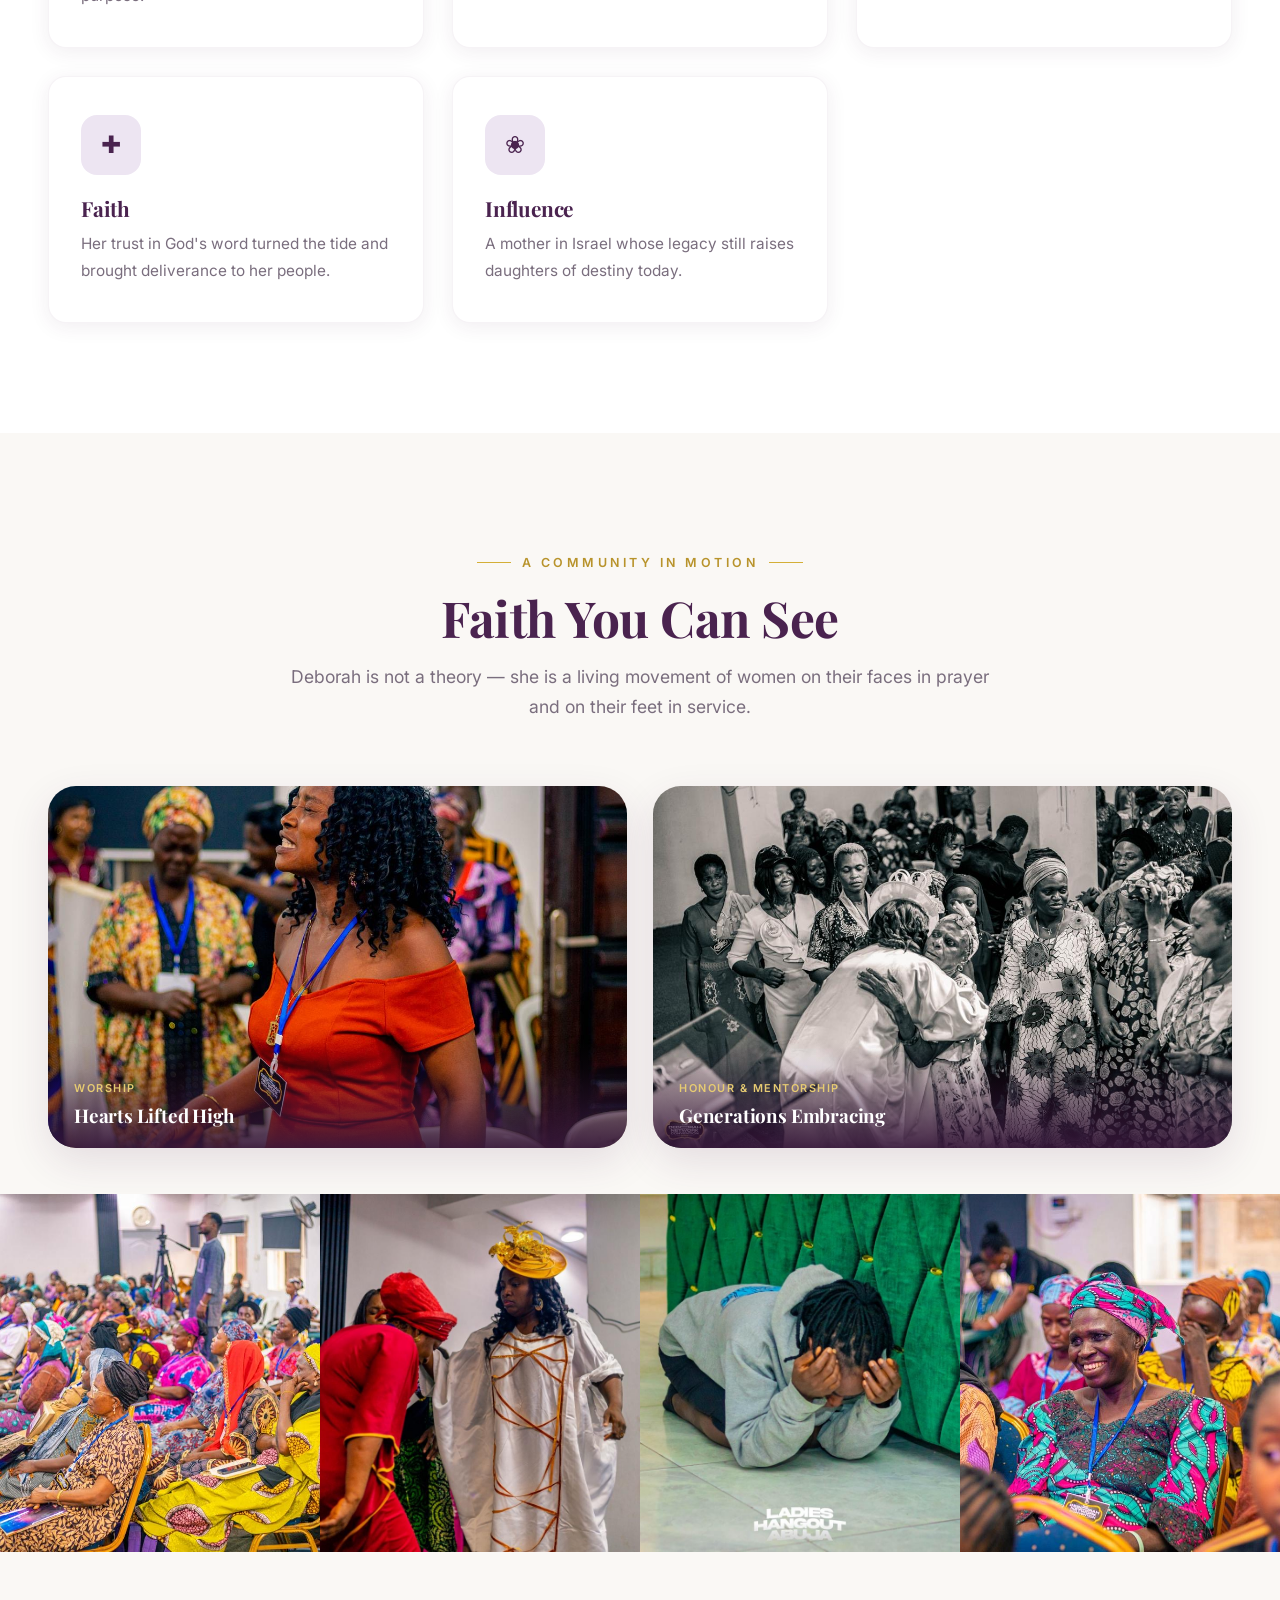
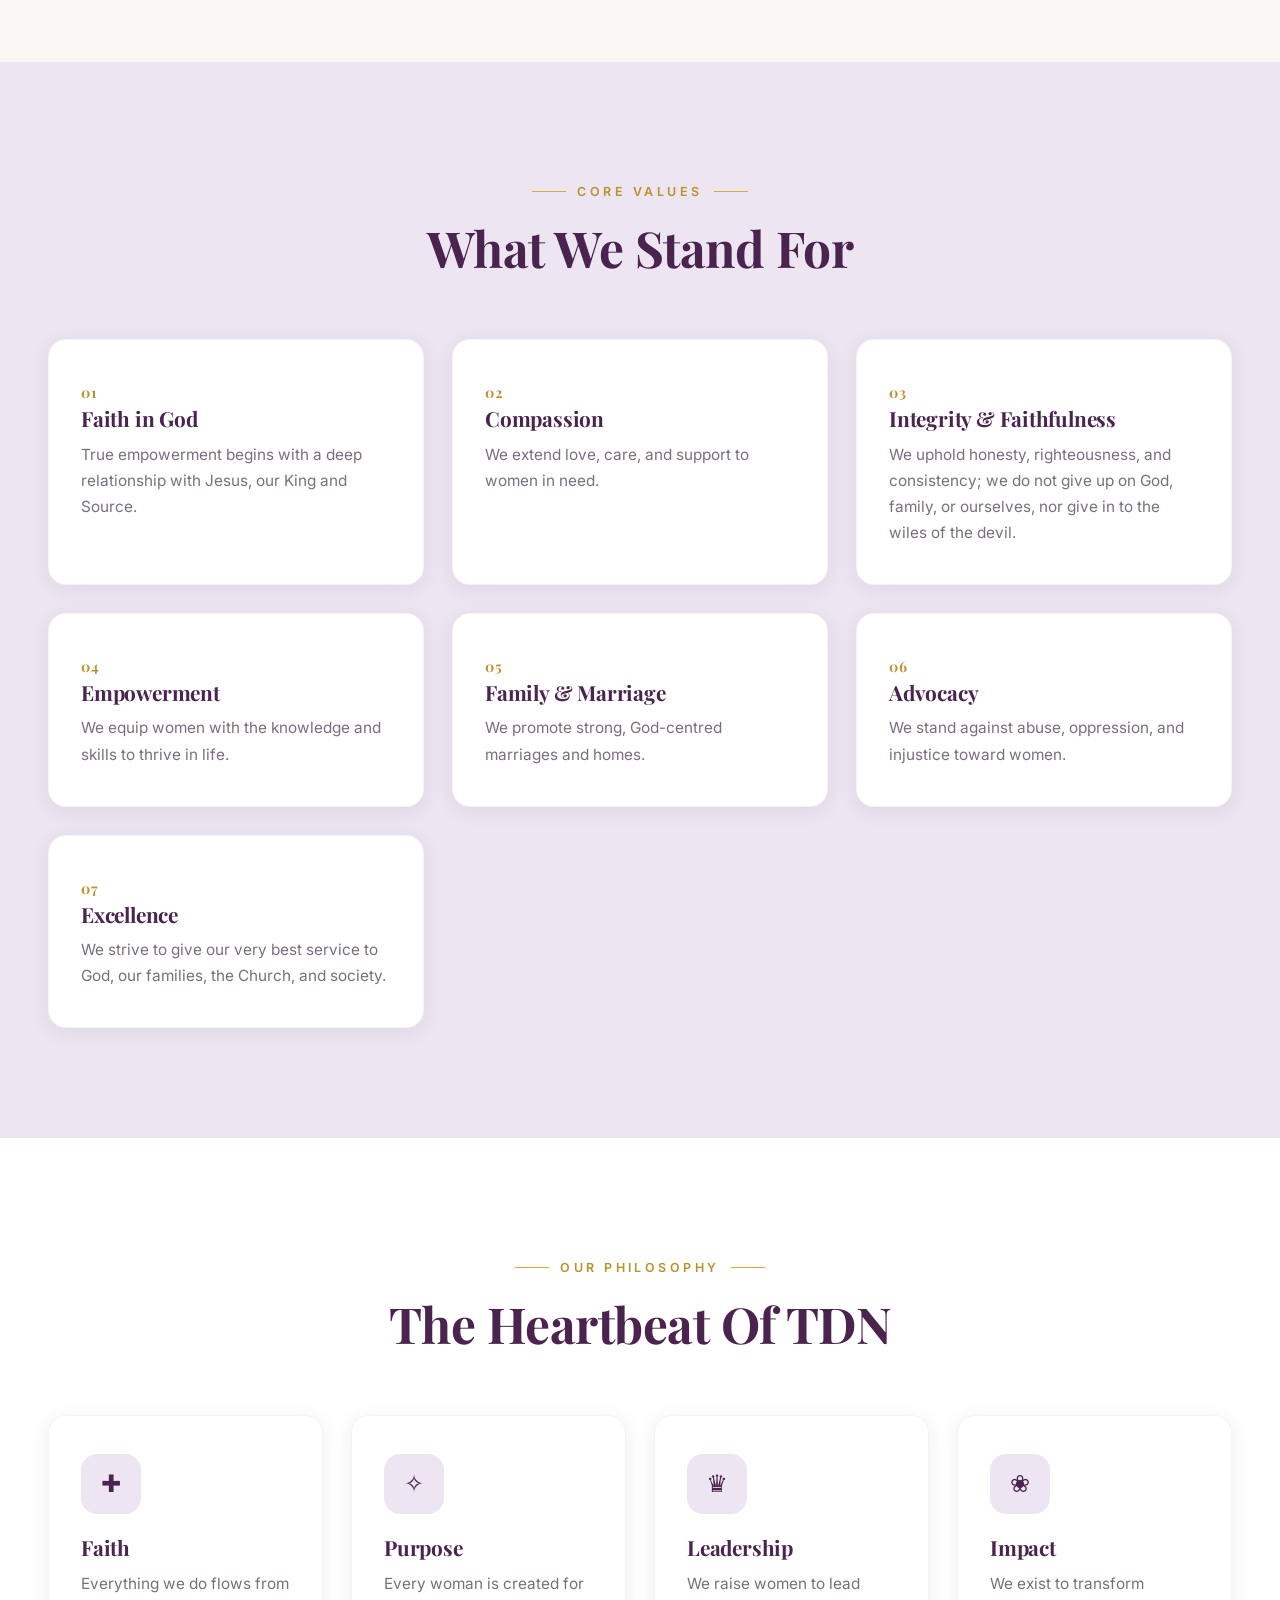
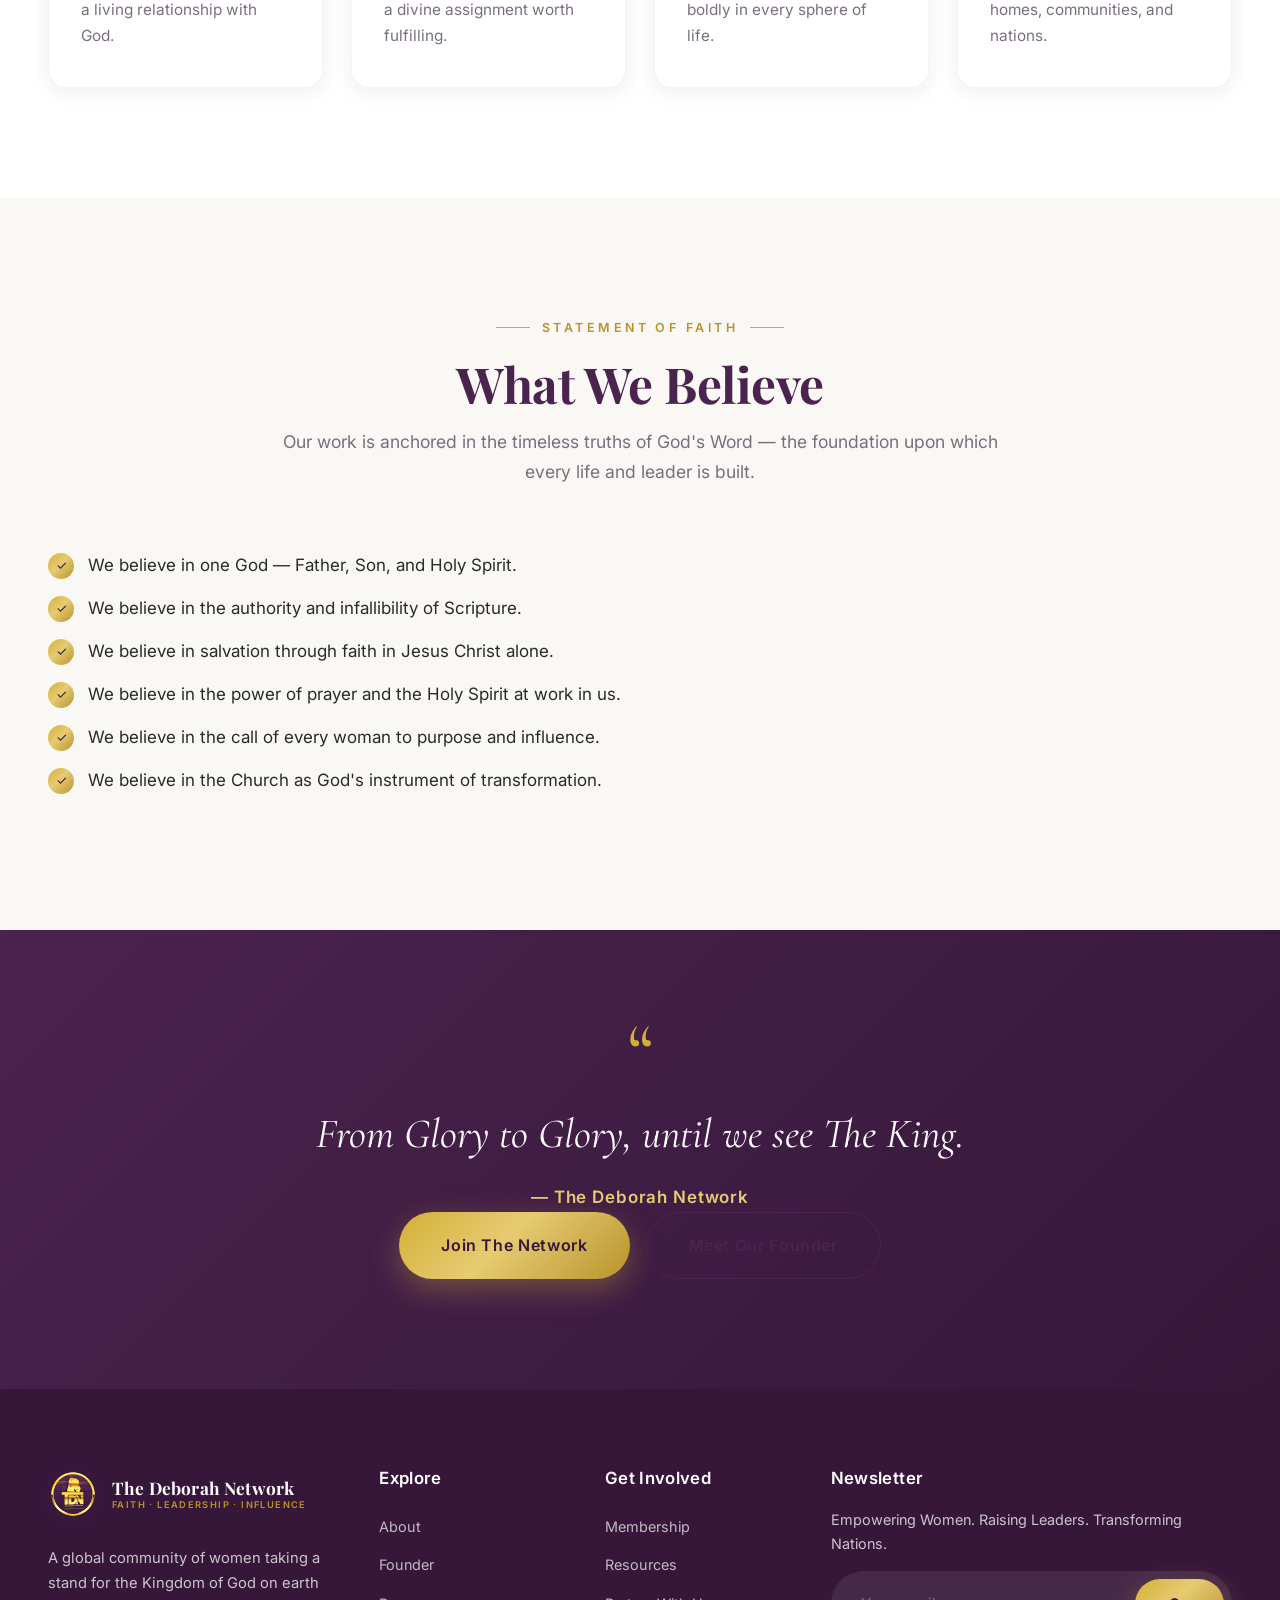
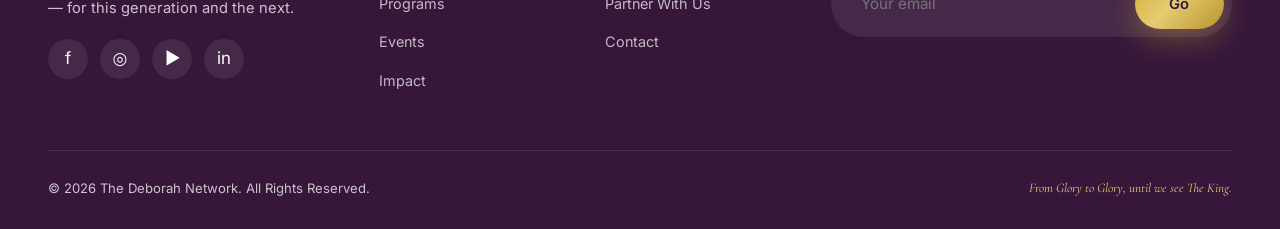
<file: about.html>
<!DOCTYPE html>
<html lang="en">
<head>
<meta charset="UTF-8" />
<meta name="viewport" content="width=device-width, initial-scale=1.0" />
<title>About — The Deborah Network</title>
<meta name="description" content="The Deborah Network is a global community of women taking a stand for the Kingdom of God — raising women who influence nations through faith, mentorship, and leadership." />
<link rel="preconnect" href="https://fonts.googleapis.com" />
<link rel="preconnect" href="https://fonts.gstatic.com" crossorigin />
<link href="https://fonts.googleapis.com/css2?family=Playfair+Display:ital,wght@0,500;0,600;0,700;0,800;1,500;1,600&family=Cormorant+Garamond:ital,wght@0,500;0,600;1,500;1,600&family=Inter:wght@400;500;600;700&display=swap" rel="stylesheet" />
<link rel="stylesheet" href="assets/css/styles.css" />
</head>
<body>

<!-- ============ HEADER ============ -->
<header class="header on-dark">
  <div class="container header__inner">
    <a class="brand" href="index.html">
      <img class="brand__mark" src="assets/images/logo-tdn.png" alt="The Deborah Network — TDN logo" width="50" height="50">
      <span class="brand__text">
        <span class="brand__name">The Deborah Network</span>
        <span class="brand__tag">Faith · Leadership · Influence</span>
      </span>
    </a>
    <nav class="nav" aria-label="Primary">
      <a class="nav__link" href="index.html">Home</a>
      <div class="has-dropdown">
        <a class="nav__link active" href="about.html">About</a>
        <div class="dropdown">
          <a href="about.html">About TDN</a>
          <a href="about.html#vision">Our Vision</a>
          <a href="about.html#mission">Our Mission</a>
          <a href="about.html#values">Core Values</a>
          <a href="about.html#faith">Statement of Faith</a>
        </div>
      </div>
      <a class="nav__link" href="founder.html">Founder</a>
      <a class="nav__link" href="programs.html">Programs</a>
      <a class="nav__link" href="events.html">Events</a>
      <a class="nav__link" href="membership.html">Membership</a>
      <a class="nav__link" href="resources.html">Resources</a>
      <a class="nav__link" href="impact.html">Impact</a>
      <a class="nav__link" href="partner.html">Partner</a>
      <a class="nav__link" href="contact.html">Contact</a>
      <a class="btn btn--gold nav__cta" href="membership.html">Join The Network</a>
    </nav>
    <button class="nav__toggle" aria-label="Menu"><span></span><span></span><span></span></button>
  </div>
</header>

<!-- ============ PAGE HERO ============ -->
<section class="page-hero">
  <div class="page-hero__bg"><img src="assets/images/IMG_7070.jpg" alt="Pastor Dr. Alexandra Louisa in white and gold attire" /></div>
  <div class="container"><div class="page-hero__inner">
    <div class="breadcrumb"><a href="index.html">Home</a> / <span>About</span></div>
    <h1>About The Deborah Network</h1>
    <p>Raising women who influence nations.</p>
  </div></div>
</section>

<!-- ============ 1. WHO WE ARE ============ -->
<section class="section section--white">
  <div class="container">
    <div class="split">
      <div class="split__media tall reveal">
        <div class="media-frame"><img src="assets/images/IMG_7104.jpg" alt="Pastor Dr. Alexandra Louisa in a white suit with gold buttons" /></div>
        <div class="media-badge"><span class="big">8</span><span class="small">Spheres of Influence</span></div>
      </div>
      <div class="split__body reveal" data-d="1">
        <span class="eyebrow">Who We Are</span>
        <h2>A Global Community Of Women Of Purpose</h2>
        <p class="intro">The Deborah Network (TDN) is a global community of women from all walks of life, taking a stand for the Kingdom of God on earth — for this generation and the next.</p>
        <p>We are committed to uplifting and transforming the lives of women of all ages through the Word of God, godly counsel, humanitarianism, and so much more. Instructed by God and inspired by the biblical Deborah — a compassionate mother full of wisdom, a worshipper, a warrior, and an intercessor with godly counsel and courage — our network is a house of refuge for the battered and injured, and an umbrella for women of all ages, advocating their spiritual, emotional, and social well-being.</p>
        <ul class="ticklist gold">
          <li><span class="tk">✓</span> Leadership &amp; Governance</li>
          <li><span class="tk">✓</span> Business &amp; Entrepreneurship</li>
          <li><span class="tk">✓</span> Education</li>
          <li><span class="tk">✓</span> Family &amp; Relationships</li>
          <li><span class="tk">✓</span> Media &amp; Communication</li>
          <li><span class="tk">✓</span> Community Development</li>
          <li><span class="tk">✓</span> Ministry &amp; Missions</li>
          <li><span class="tk">✓</span> Innovation &amp; Technology</li>
        </ul>
      </div>
    </div>
  </div>
</section>

<!-- ============ 2. OUR VISION ============ -->
<section class="section section--plum" id="vision">
  <div class="container">
    <div class="section-head center reveal">
      <span class="eyebrow center">Our Vision</span>
      <h2>Raising a Generation of Deborahs</h2>
    </div>
    <div class="quote-band reveal" data-d="1">
      <span class="qmark">“</span>
      <blockquote>To build a global community where women are networked and empowered in all units of life, equipped with the wisdom of the Word of God and resources, to fulfil their divine purposes.</blockquote>
      <cite>— The Vision Statement</cite>
    </div>
  </div>
</section>

<!-- ============ 3. OUR MISSION ============ -->
<section class="section section--ivory" id="mission">
  <div class="container">
    <div class="section-head center reveal">
      <span class="eyebrow center">Our Mission</span>
      <h2>Our Commitment To Women</h2>
      <p class="lead">The Deborah Network is a global family committed to:</p>
    </div>
    <div class="cards col-2">
      <div class="card reveal"><span class="card__num">01</span><h3>Growing In Faith</h3><p>Helping women of all ages grow in faith and build a personal relationship with God.</p></div>
      <div class="card reveal" data-d="1"><span class="card__num">02</span><h3>Supporting Women In Need</h3><p>Supporting women in need, including abused and suppressed wives.</p></div>
      <div class="card reveal" data-d="2"><span class="card__num">03</span><h3>Lifting Widows</h3><p>Assisting widows and vulnerable women with financial and emotional support.</p></div>
      <div class="card reveal" data-d="3"><span class="card__num">04</span><h3>God-Centred Marriages</h3><p>Encouraging healthy, God-centred marriages through counselling and mentorship.</p></div>
      <div class="card reveal"><span class="card__num">05</span><h3>Guiding The Young</h3><p>Guiding young people toward choosing godly spouses.</p></div>
      <div class="card reveal" data-d="1"><span class="card__num">06</span><h3>Responsible Parenting</h3><p>Promoting responsible parenting and raising God-fearing children.</p></div>
      <div class="card reveal" data-d="2"><span class="card__num">07</span><h3>Career &amp; Skills</h3><p>Providing career guidance and skill development for wise professional choices.</p></div>
      <div class="card reveal" data-d="3"><span class="card__num">08</span><h3>A Voice For Justice</h3><p>Advocating for women's rights and being a voice against injustice and oppression.</p></div>
    </div>
  </div>
</section>

<!-- ============ 4. WHY DEBORAH ============ -->
<section class="section section--white">
  <div class="container">
    <div class="split split--reverse">
      <div class="split__media tall reveal">
        <div class="media-frame"><img src="assets/images/IMG_7083.jpg" alt="Women in worship and prayer at a Deborah Network conference" /></div>
        <div class="media-badge"><span class="big">Judges</span><span class="small">Chapters 4 &amp; 5</span></div>
      </div>
      <div class="split__body reveal" data-d="1">
        <span class="eyebrow">Why Deborah?</span>
        <h2>Inspired By A Mother In Israel</h2>
        <p class="intro">In the book of Judges (chapters 4–5), Deborah arises as a prophetess, a judge, and a leader at a time when Israel needed deliverance.</p>
        <p>She was a wise counsellor who sat to judge her people, a worshipper whose song of victory still echoes through Scripture, and a courageous mother in Israel who summoned Barak and led a nation into freedom. Her life is the blueprint for the women we are raising — women of wisdom, worship, courage, and influence.</p>
      </div>
    </div>
    <div class="cards col-3" style="margin-top:48px;">
      <div class="card reveal"><span class="card__icon">♛</span><h3>Leadership</h3><p>Deborah led a nation with conviction, guiding others toward freedom and purpose.</p></div>
      <div class="card reveal" data-d="1"><span class="card__icon">✦</span><h3>Wisdom</h3><p>She sat to judge Israel, dispensing godly counsel rooted in the fear of the Lord.</p></div>
      <div class="card reveal" data-d="2"><span class="card__icon">⚔</span><h3>Courage</h3><p>She arose when others hesitated, facing battle with unshakable boldness.</p></div>
      <div class="card reveal" data-d="3"><span class="card__icon">✚</span><h3>Faith</h3><p>Her trust in God's word turned the tide and brought deliverance to her people.</p></div>
      <div class="card reveal"><span class="card__icon">❀</span><h3>Influence</h3><p>A mother in Israel whose legacy still raises daughters of destiny today.</p></div>
    </div>
  </div>
</section>

<!-- ============ 4b. A COMMUNITY IN MOTION ============ -->
<section class="section section--ivory">
  <div class="container">
    <div class="section-head center reveal">
      <span class="eyebrow center">A Community In Motion</span>
      <h2>Faith You Can See</h2>
      <p>Deborah is not a theory — she is a living movement of women on their faces in prayer and on their feet in service.</p>
    </div>
    <div class="duo reveal">
      <div class="photobox wide">
        <img src="assets/images/worship-joy.jpg" alt="A woman in joyful worship at the convention" loading="lazy">
        <div class="photobox__cap"><span class="k">Worship</span><h4>Hearts Lifted High</h4></div>
      </div>
      <div class="photobox wide">
        <img src="assets/images/embrace-bw.jpg" alt="An elder embracing a younger woman" loading="lazy">
        <div class="photobox__cap"><span class="k">Honour &amp; Mentorship</span><h4>Generations Embracing</h4></div>
      </div>
    </div>
  </div>
  <div class="photo-strip reveal" style="margin-top:46px;">
    <div><img src="assets/images/conv-crowd.jpg" alt="A full hall of women at the convention" loading="lazy"></div>
    <div><img src="assets/images/ministering.jpg" alt="Laying on of hands in ministry" loading="lazy"></div>
    <div><img src="assets/images/hangout-kneel.jpg" alt="A woman kneeling in prayer" loading="lazy"></div>
    <div><img src="assets/images/conv-joy.jpg" alt="A joyful convention attendee" loading="lazy"></div>
  </div>
</section>

<!-- ============ 5. CORE VALUES ============ -->
<section class="section section--lavender" id="values">
  <div class="container">
    <div class="section-head center reveal">
      <span class="eyebrow center">Core Values</span>
      <h2>What We Stand For</h2>
    </div>
    <div class="cards col-3">
      <div class="card reveal"><span class="card__num">01</span><h3>Faith in God</h3><p>True empowerment begins with a deep relationship with Jesus, our King and Source.</p></div>
      <div class="card reveal" data-d="1"><span class="card__num">02</span><h3>Compassion</h3><p>We extend love, care, and support to women in need.</p></div>
      <div class="card reveal" data-d="2"><span class="card__num">03</span><h3>Integrity &amp; Faithfulness</h3><p>We uphold honesty, righteousness, and consistency; we do not give up on God, family, or ourselves, nor give in to the wiles of the devil.</p></div>
      <div class="card reveal"><span class="card__num">04</span><h3>Empowerment</h3><p>We equip women with the knowledge and skills to thrive in life.</p></div>
      <div class="card reveal" data-d="1"><span class="card__num">05</span><h3>Family &amp; Marriage</h3><p>We promote strong, God-centred marriages and homes.</p></div>
      <div class="card reveal" data-d="2"><span class="card__num">06</span><h3>Advocacy</h3><p>We stand against abuse, oppression, and injustice toward women.</p></div>
      <div class="card reveal" data-d="3"><span class="card__num">07</span><h3>Excellence</h3><p>We strive to give our very best service to God, our families, the Church, and society.</p></div>
    </div>
  </div>
</section>

<!-- ============ 6. OUR PHILOSOPHY ============ -->
<section class="section section--white">
  <div class="container">
    <div class="section-head center reveal">
      <span class="eyebrow center">Our Philosophy</span>
      <h2>The Heartbeat Of TDN</h2>
    </div>
    <div class="cards col-4">
      <div class="card reveal"><span class="card__icon">✚</span><h3>Faith</h3><p>Everything we do flows from a living relationship with God.</p></div>
      <div class="card reveal" data-d="1"><span class="card__icon">✧</span><h3>Purpose</h3><p>Every woman is created for a divine assignment worth fulfilling.</p></div>
      <div class="card reveal" data-d="2"><span class="card__icon">♛</span><h3>Leadership</h3><p>We raise women to lead boldly in every sphere of life.</p></div>
      <div class="card reveal" data-d="3"><span class="card__icon">❀</span><h3>Impact</h3><p>We exist to transform homes, communities, and nations.</p></div>
    </div>
  </div>
</section>

<!-- ============ 7. STATEMENT OF FAITH ============ -->
<section class="section section--ivory" id="faith">
  <div class="container">
    <div class="section-head center reveal">
      <span class="eyebrow center">Statement of Faith</span>
      <h2>What We Believe</h2>
      <p class="lead">Our work is anchored in the timeless truths of God's Word — the foundation upon which every life and leader is built.</p>
    </div>
    <div class="center reveal" data-d="1">
      <ul class="ticklist gold">
        <li><span class="tk">✓</span> We believe in one God — Father, Son, and Holy Spirit.</li>
        <li><span class="tk">✓</span> We believe in the authority and infallibility of Scripture.</li>
        <li><span class="tk">✓</span> We believe in salvation through faith in Jesus Christ alone.</li>
        <li><span class="tk">✓</span> We believe in the power of prayer and the Holy Spirit at work in us.</li>
        <li><span class="tk">✓</span> We believe in the call of every woman to purpose and influence.</li>
        <li><span class="tk">✓</span> We believe in the Church as God's instrument of transformation.</li>
      </ul>
    </div>
  </div>
</section>

<!-- ============ 8. CLOSING MOTTO ============ -->
<section class="section section--plum">
  <div class="container">
    <div class="quote-band reveal">
      <span class="qmark">“</span>
      <blockquote>From Glory to Glory, until we see The King.</blockquote>
      <cite>— The Deborah Network</cite>
    </div>
    <div class="btn-row center reveal" data-d="1">
      <a class="btn btn--gold btn--lg" href="membership.html">Join The Network</a>
      <a class="btn btn--outline btn--lg" href="founder.html">Meet Our Founder</a>
    </div>
  </div>
</section>

<!-- ============ FOOTER ============ -->
<footer class="footer">
  <div class="container">
    <div class="footer__top">
      <div class="footer__about">
        <a class="brand" href="index.html"><img class="brand__mark" src="assets/images/logo-tdn.png" alt="The Deborah Network — TDN logo" width="50" height="50"><span class="brand__text"><span class="brand__name">The Deborah Network</span><span class="brand__tag">Faith · Leadership · Influence</span></span></a>
        <p>A global community of women taking a stand for the Kingdom of God on earth — for this generation and the next.</p>
        <div class="footer__social"><a href="#" aria-label="Facebook">f</a><a href="#" aria-label="Instagram">◎</a><a href="#" aria-label="YouTube">▶</a><a href="#" aria-label="LinkedIn">in</a></div>
      </div>
      <div><h4>Explore</h4><div class="footer__links"><a href="about.html">About</a><a href="founder.html">Founder</a><a href="programs.html">Programs</a><a href="events.html">Events</a><a href="impact.html">Impact</a></div></div>
      <div><h4>Get Involved</h4><div class="footer__links"><a href="membership.html">Membership</a><a href="resources.html">Resources</a><a href="partner.html">Partner With Us</a><a href="contact.html">Contact</a></div></div>
      <div>
        <h4>Newsletter</h4>
        <p style="font-size:0.9rem;margin-bottom:14px;">Empowering Women. Raising Leaders. Transforming Nations.</p>
        <form class="subscribe" data-demo="Subscribed! 💛" style="box-shadow:none;background:rgba(255,255,255,0.08);">
          <input type="email" placeholder="Your email" required aria-label="Email" style="color:#fff;" />
          <button class="btn btn--gold" type="submit">Go</button>
        </form>
      </div>
    </div>
    <div class="footer__bottom">
      <p>© <span data-year>2026</span> The Deborah Network. All Rights Reserved.</p>
      <p class="footer__motto">From Glory to Glory, until we see The King.</p>
    </div>
  </div>
</footer>
<button class="ai-fab" aria-label="Open Deborah AI Mentor">🤖<span class="ping"></span></button>
<div class="ai-panel" aria-label="Deborah AI Mentor">
  <div class="ai-panel__head">
    <span class="av">D</span>
    <div style="flex:1"><h4>Deborah AI Mentor</h4><p><span class="status" style="display:inline-block;margin-right:5px;"></span>Online · Here to help</p></div>
    <button data-ai-close aria-label="Close" style="color:#fff;font-size:1.3rem;">×</button>
  </div>
  <div class="ai-body"><div class="ai-msg bot">Hello, beautiful! I'm Deborah AI 🌿 — your companion for leadership, faith, and purpose. Ask me anything, or tap a suggestion below.</div></div>
  <div class="ai-suggest"><button>Leadership advice</button><button>Career guidance</button><button>Bible study</button><button>Upcoming events</button></div>
  <div class="ai-input"><input type="text" placeholder="Type your message…" aria-label="Message" /><button aria-label="Send">➤</button></div>
</div>
<script src="assets/js/main.js"></script>
</body>
</html>
</file>
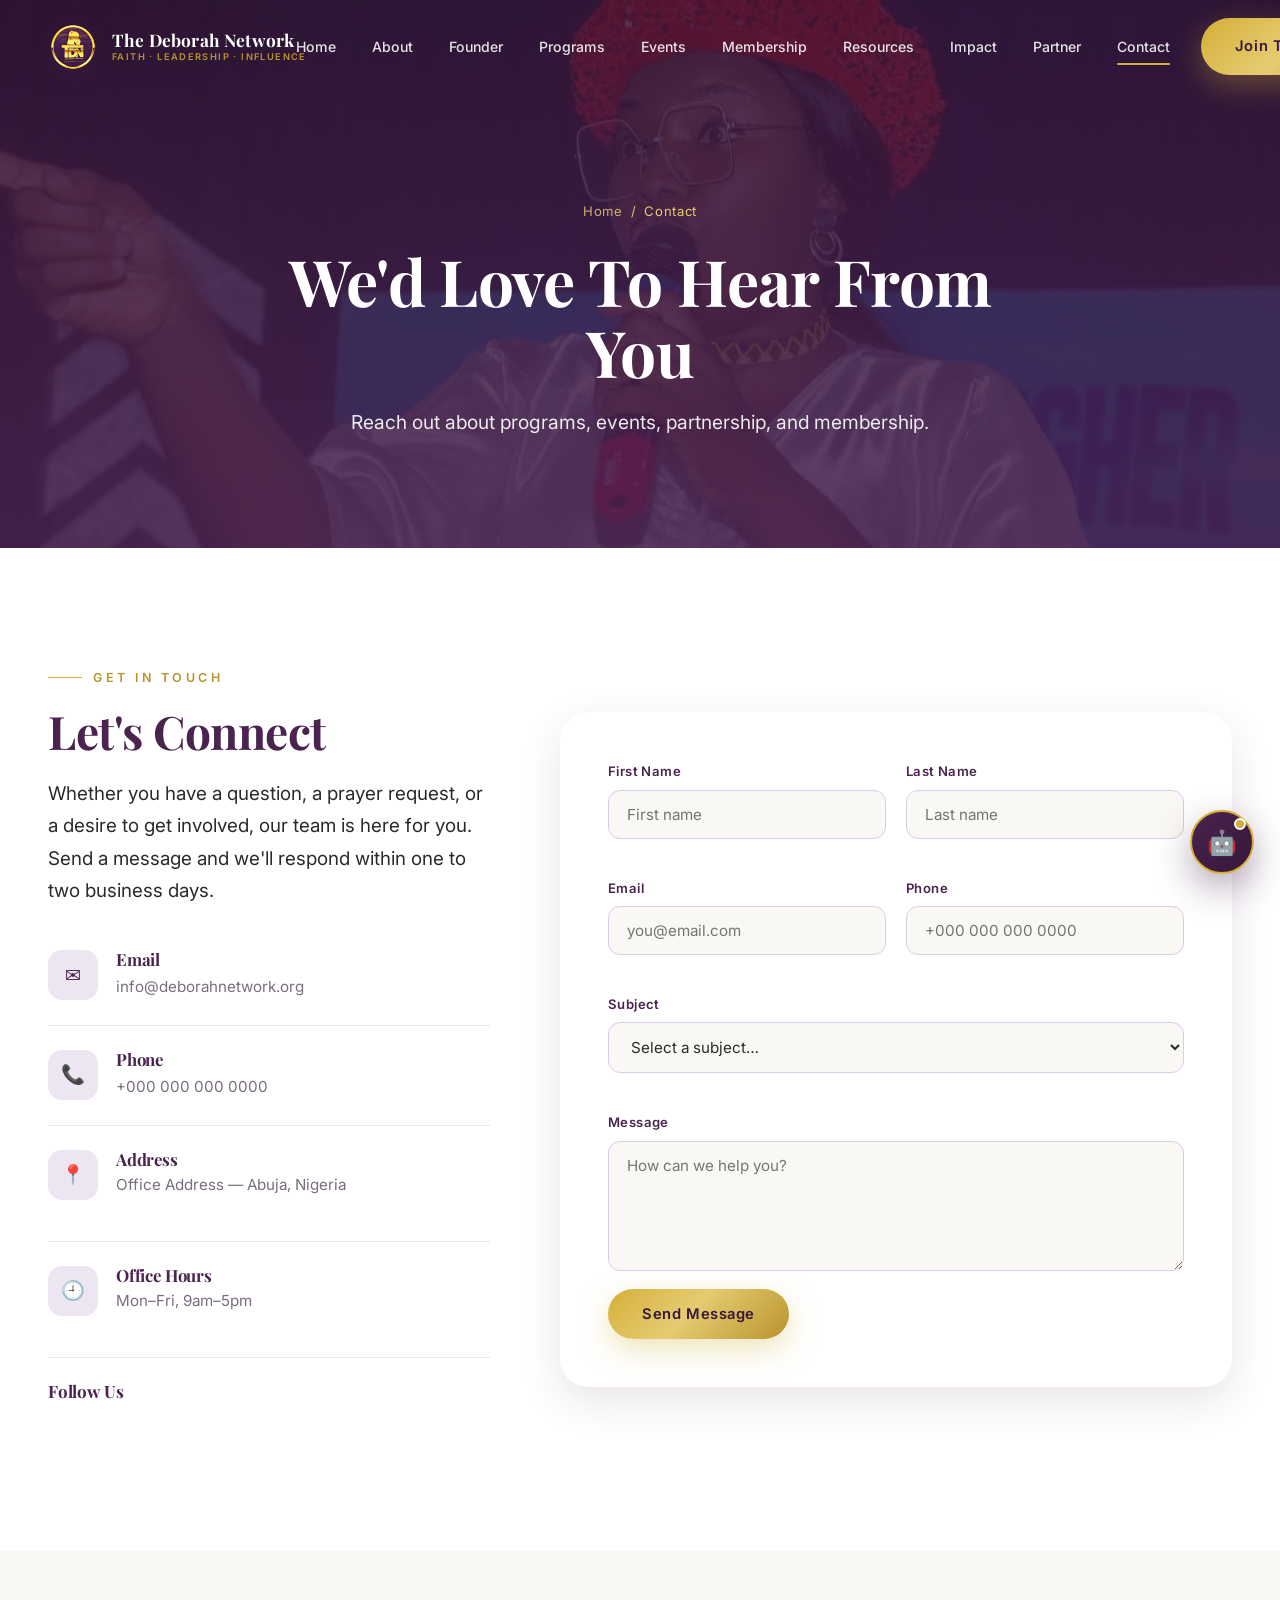
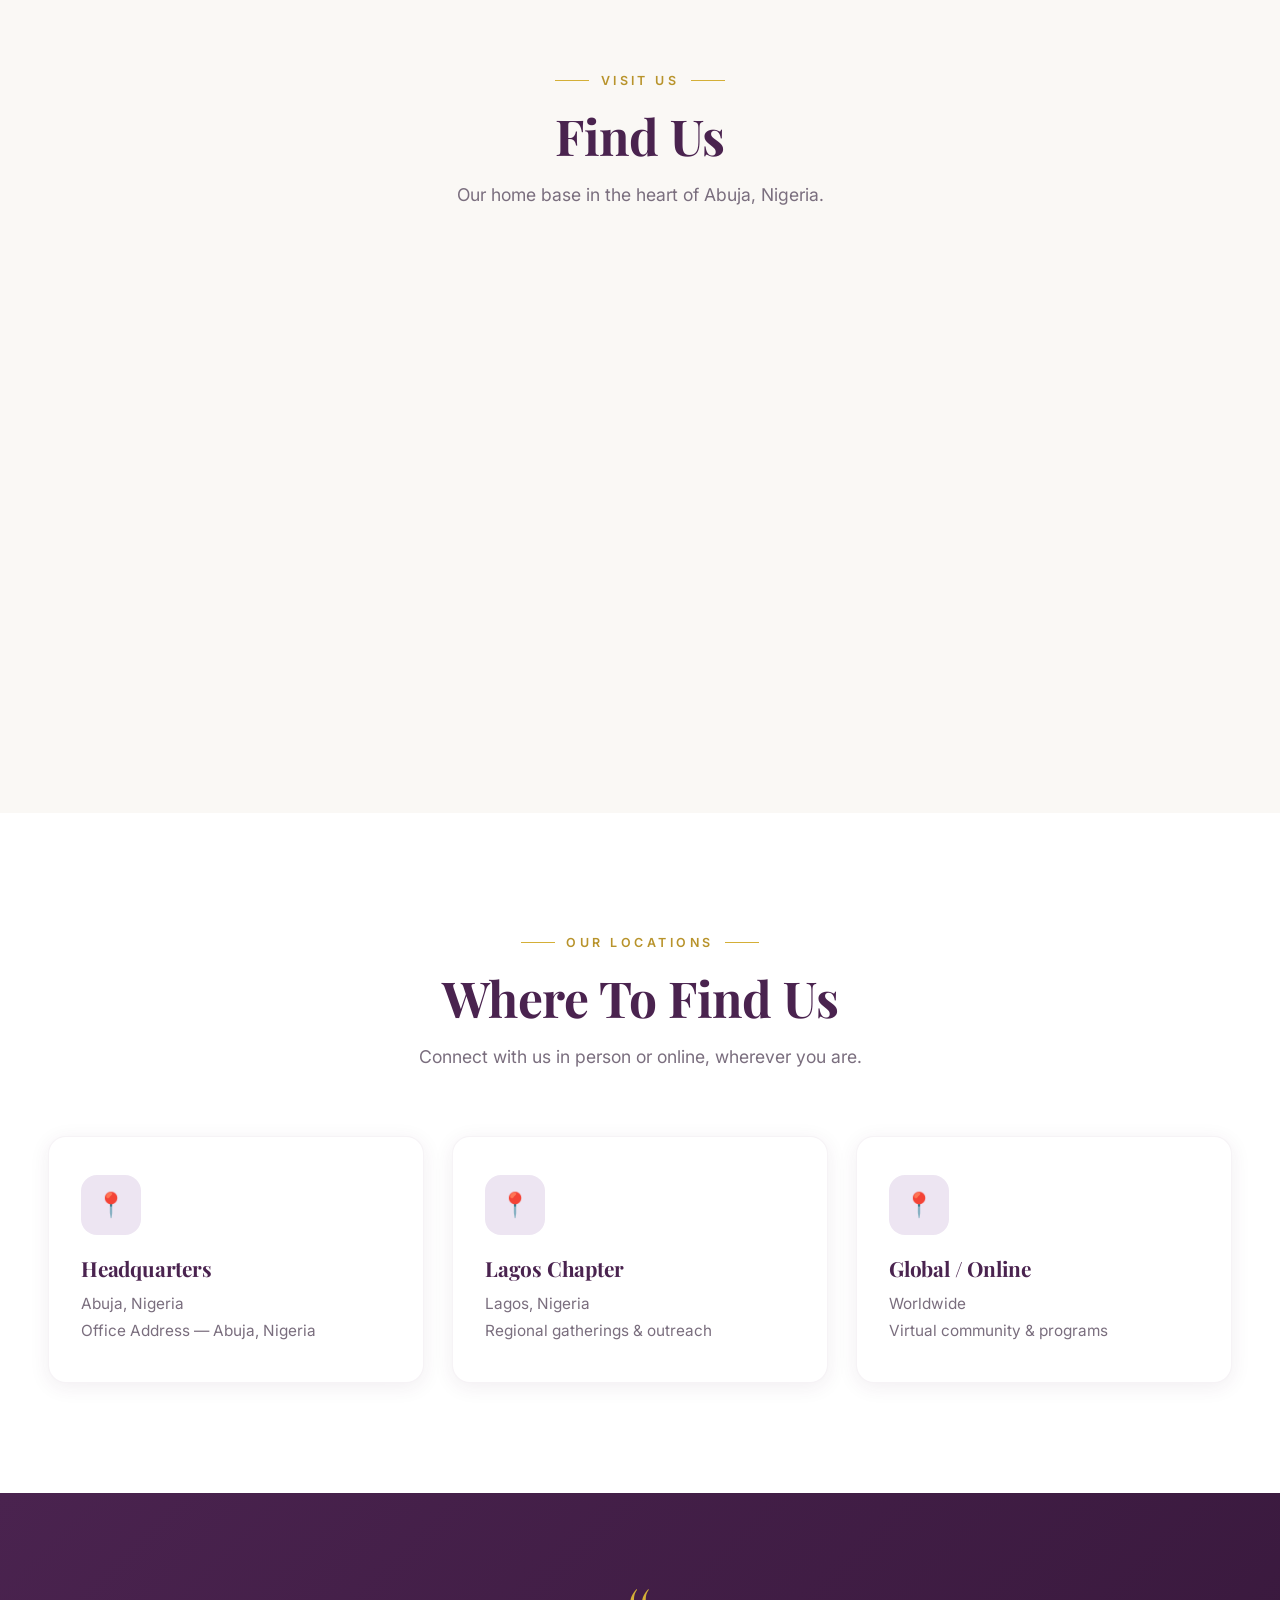
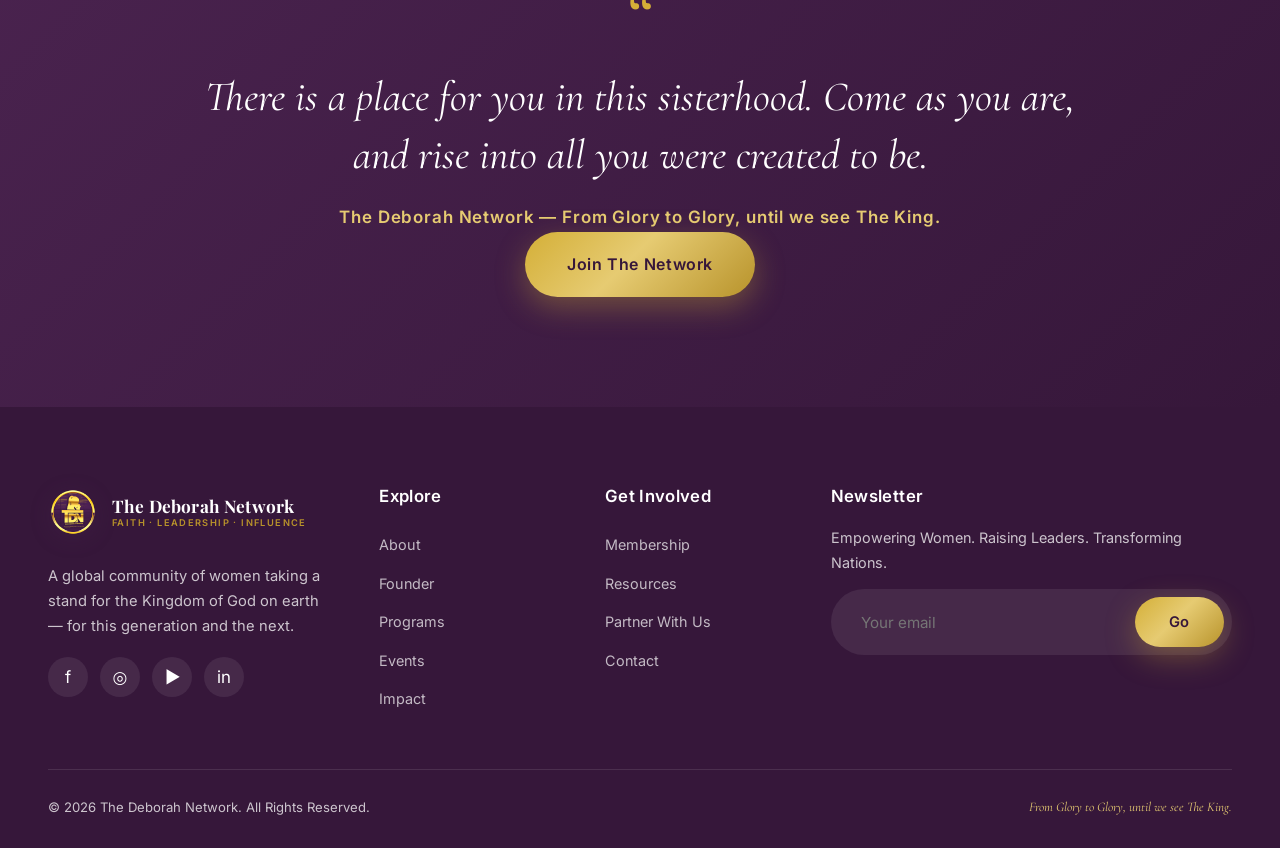
<file: contact.html>
<!DOCTYPE html>
<html lang="en">
<head>
<meta charset="UTF-8" />
<meta name="viewport" content="width=device-width, initial-scale=1.0" />
<title>Contact — The Deborah Network</title>
<meta name="description" content="We'd love to hear from you. Reach out to The Deborah Network about programs, events, partnership, membership, and prayer — and find us in Abuja, Nigeria." />
<link rel="preconnect" href="https://fonts.googleapis.com" />
<link rel="preconnect" href="https://fonts.gstatic.com" crossorigin />
<link href="https://fonts.googleapis.com/css2?family=Playfair+Display:ital,wght@0,500;0,600;0,700;0,800;1,500;1,600&family=Cormorant+Garamond:ital,wght@0,500;0,600;1,500;1,600&family=Inter:wght@400;500;600;700&display=swap" rel="stylesheet" />
<link rel="stylesheet" href="assets/css/styles.css" />
</head>
<body>

<!-- ============ HEADER ============ -->
<header class="header on-dark">
  <div class="container header__inner">
    <a class="brand" href="index.html">
      <img class="brand__mark" src="assets/images/logo-tdn.png" alt="The Deborah Network — TDN logo" width="50" height="50">
      <span class="brand__text">
        <span class="brand__name">The Deborah Network</span>
        <span class="brand__tag">Faith · Leadership · Influence</span>
      </span>
    </a>
    <nav class="nav" aria-label="Primary">
      <a class="nav__link" href="index.html">Home</a>
      <div class="has-dropdown">
        <a class="nav__link" href="about.html">About</a>
        <div class="dropdown">
          <a href="about.html">About TDN</a>
          <a href="about.html#vision">Our Vision</a>
          <a href="about.html#mission">Our Mission</a>
          <a href="about.html#values">Core Values</a>
          <a href="about.html#faith">Statement of Faith</a>
        </div>
      </div>
      <a class="nav__link" href="founder.html">Founder</a>
      <a class="nav__link" href="programs.html">Programs</a>
      <a class="nav__link" href="events.html">Events</a>
      <a class="nav__link" href="membership.html">Membership</a>
      <a class="nav__link" href="resources.html">Resources</a>
      <a class="nav__link" href="impact.html">Impact</a>
      <a class="nav__link" href="partner.html">Partner</a>
      <a class="nav__link active" href="contact.html">Contact</a>
      <a class="btn btn--gold nav__cta" href="membership.html">Join The Network</a>
    </nav>
    <button class="nav__toggle" aria-label="Menu"><span></span><span></span><span></span></button>
  </div>
</header>

<!-- ============ PAGE HERO ============ -->
<section class="page-hero">
  <div class="page-hero__bg"><img src="assets/images/IMG_7095.jpg" alt="A woman speaking warmly to an audience at a Deborah Network gathering" /></div>
  <div class="container">
    <div class="page-hero__inner">
      <nav class="breadcrumb" aria-label="Breadcrumb"><a href="index.html">Home</a> / <span>Contact</span></nav>
      <h1>We'd Love To Hear From You</h1>
      <p>Reach out about programs, events, partnership, and membership.</p>
    </div>
  </div>
</section>

<!-- ============ 1. CONTACT SPLIT ============ -->
<section class="section section--white">
  <div class="container">
    <div class="split">
      <div class="split__body reveal" data-d="1">
        <span class="eyebrow">Get In Touch</span>
        <h2>Let's Connect</h2>
        <p class="intro">Whether you have a question, a prayer request, or a desire to get involved, our team is here for you. Send a message and we'll respond within one to two business days.</p>
        <div class="contact-card">
          <span class="ic">✉️</span>
          <div><h4>Email</h4><a href="mailto:info@deborahnetwork.org">info@deborahnetwork.org</a></div>
        </div>
        <div class="contact-card">
          <span class="ic">📞</span>
          <div><h4>Phone</h4><a href="tel:+0000000000000">+000 000 000 0000</a></div>
        </div>
        <div class="contact-card">
          <span class="ic">📍</span>
          <div><h4>Address</h4><p>Office Address — Abuja, Nigeria</p></div>
        </div>
        <div class="contact-card">
          <span class="ic">🕘</span>
          <div><h4>Office Hours</h4><p>Mon–Fri, 9am–5pm</p></div>
        </div>
        <h4 style="margin-top:24px;">Follow Us</h4>
        <div class="footer__social">
          <a href="#" aria-label="Facebook">f</a>
          <a href="#" aria-label="Instagram">◎</a>
          <a href="#" aria-label="YouTube">▶</a>
          <a href="#" aria-label="LinkedIn">in</a>
        </div>
      </div>
      <div class="reveal" data-d="2">
        <div class="form-card">
          <form data-demo="Thank you for reaching out! We'll respond within 1–2 business days. 💛">
            <div class="form-grid">
              <div class="field"><label for="c-first">First Name</label><input id="c-first" type="text" name="first_name" placeholder="First name" required /></div>
              <div class="field"><label for="c-last">Last Name</label><input id="c-last" type="text" name="last_name" placeholder="Last name" required /></div>
              <div class="field"><label for="c-email">Email</label><input id="c-email" type="email" name="email" placeholder="you@email.com" required /></div>
              <div class="field"><label for="c-phone">Phone</label><input id="c-phone" type="tel" name="phone" placeholder="+000 000 000 0000" /></div>
              <div class="field full"><label for="c-subject">Subject</label>
                <select id="c-subject" name="subject">
                  <option value="">Select a subject…</option>
                  <option>General Inquiry</option>
                  <option>Membership</option>
                  <option>Programs</option>
                  <option>Events</option>
                  <option>Partnership</option>
                  <option>Prayer Request</option>
                </select>
              </div>
              <div class="field full"><label for="c-message">Message</label><textarea id="c-message" name="message" rows="5" placeholder="How can we help you?" required></textarea></div>
            </div>
            <button class="btn btn--gold" type="submit">Send Message</button>
          </form>
        </div>
      </div>
    </div>
  </div>
</section>

<!-- ============ 2. MAP ============ -->
<section class="section section--ivory">
  <div class="container">
    <div class="section-head center reveal">
      <span class="eyebrow center">Visit Us</span>
      <h2>Find Us</h2>
      <p class="lead">Our home base in the heart of Abuja, Nigeria.</p>
    </div>
    <div class="reveal">
      <iframe src="https://www.google.com/maps?q=National+Centre+for+Women+Development+Abuja&output=embed" width="100%" height="420" style="border:0;border-radius:18px;" loading="lazy" referrerpolicy="no-referrer-when-downgrade" title="Map"></iframe>
    </div>
  </div>
</section>

<!-- ============ 3. OFFICE LOCATIONS ============ -->
<section class="section section--white">
  <div class="container">
    <div class="section-head center reveal">
      <span class="eyebrow center">Our Locations</span>
      <h2>Where To Find Us</h2>
      <p class="lead">Connect with us in person or online, wherever you are.</p>
    </div>
    <div class="cards col-3">
      <div class="card reveal" data-d="1">
        <span class="card__icon">📍</span>
        <h3>Headquarters</h3>
        <p>Abuja, Nigeria<br />Office Address — Abuja, Nigeria</p>
      </div>
      <div class="card reveal" data-d="2">
        <span class="card__icon">📍</span>
        <h3>Lagos Chapter</h3>
        <p>Lagos, Nigeria<br />Regional gatherings &amp; outreach</p>
      </div>
      <div class="card reveal" data-d="3">
        <span class="card__icon">📍</span>
        <h3>Global / Online</h3>
        <p>Worldwide<br />Virtual community &amp; programs</p>
      </div>
    </div>
  </div>
</section>

<!-- ============ 4. CLOSE QUOTE BAND ============ -->
<section class="section section--plum">
  <div class="container">
    <div class="quote-band reveal">
      <span class="qmark">“</span>
      <blockquote>There is a place for you in this sisterhood. Come as you are, and rise into all you were created to be.</blockquote>
      <cite>The Deborah Network — From Glory to Glory, until we see The King.</cite>
    </div>
    <div class="btn-row center reveal" data-d="2">
      <a class="btn btn--gold btn--lg" href="membership.html">Join The Network</a>
    </div>
  </div>
</section>

<!-- ============ FOOTER ============ -->
<footer class="footer">
  <div class="container">
    <div class="footer__top">
      <div class="footer__about">
        <a class="brand" href="index.html"><img class="brand__mark" src="assets/images/logo-tdn.png" alt="The Deborah Network — TDN logo" width="50" height="50"><span class="brand__text"><span class="brand__name">The Deborah Network</span><span class="brand__tag">Faith · Leadership · Influence</span></span></a>
        <p>A global community of women taking a stand for the Kingdom of God on earth — for this generation and the next.</p>
        <div class="footer__social"><a href="#" aria-label="Facebook">f</a><a href="#" aria-label="Instagram">◎</a><a href="#" aria-label="YouTube">▶</a><a href="#" aria-label="LinkedIn">in</a></div>
      </div>
      <div><h4>Explore</h4><div class="footer__links"><a href="about.html">About</a><a href="founder.html">Founder</a><a href="programs.html">Programs</a><a href="events.html">Events</a><a href="impact.html">Impact</a></div></div>
      <div><h4>Get Involved</h4><div class="footer__links"><a href="membership.html">Membership</a><a href="resources.html">Resources</a><a href="partner.html">Partner With Us</a><a href="contact.html">Contact</a></div></div>
      <div>
        <h4>Newsletter</h4>
        <p style="font-size:0.9rem;margin-bottom:14px;">Empowering Women. Raising Leaders. Transforming Nations.</p>
        <form class="subscribe" data-demo="Subscribed! 💛" style="box-shadow:none;background:rgba(255,255,255,0.08);">
          <input type="email" placeholder="Your email" required aria-label="Email" style="color:#fff;" />
          <button class="btn btn--gold" type="submit">Go</button>
        </form>
      </div>
    </div>
    <div class="footer__bottom">
      <p>© <span data-year>2026</span> The Deborah Network. All Rights Reserved.</p>
      <p class="footer__motto">From Glory to Glory, until we see The King.</p>
    </div>
  </div>
</footer>
<button class="ai-fab" aria-label="Open Deborah AI Mentor">🤖<span class="ping"></span></button>
<div class="ai-panel" aria-label="Deborah AI Mentor">
  <div class="ai-panel__head">
    <span class="av">D</span>
    <div style="flex:1"><h4>Deborah AI Mentor</h4><p><span class="status" style="display:inline-block;margin-right:5px;"></span>Online · Here to help</p></div>
    <button data-ai-close aria-label="Close" style="color:#fff;font-size:1.3rem;">×</button>
  </div>
  <div class="ai-body"><div class="ai-msg bot">Hello, beautiful! I'm Deborah AI 🌿 — your companion for leadership, faith, and purpose. Ask me anything, or tap a suggestion below.</div></div>
  <div class="ai-suggest"><button>Leadership advice</button><button>Career guidance</button><button>Bible study</button><button>Upcoming events</button></div>
  <div class="ai-input"><input type="text" placeholder="Type your message…" aria-label="Message" /><button aria-label="Send">➤</button></div>
</div>
<script src="assets/js/main.js"></script>
</body>
</html>
</file>
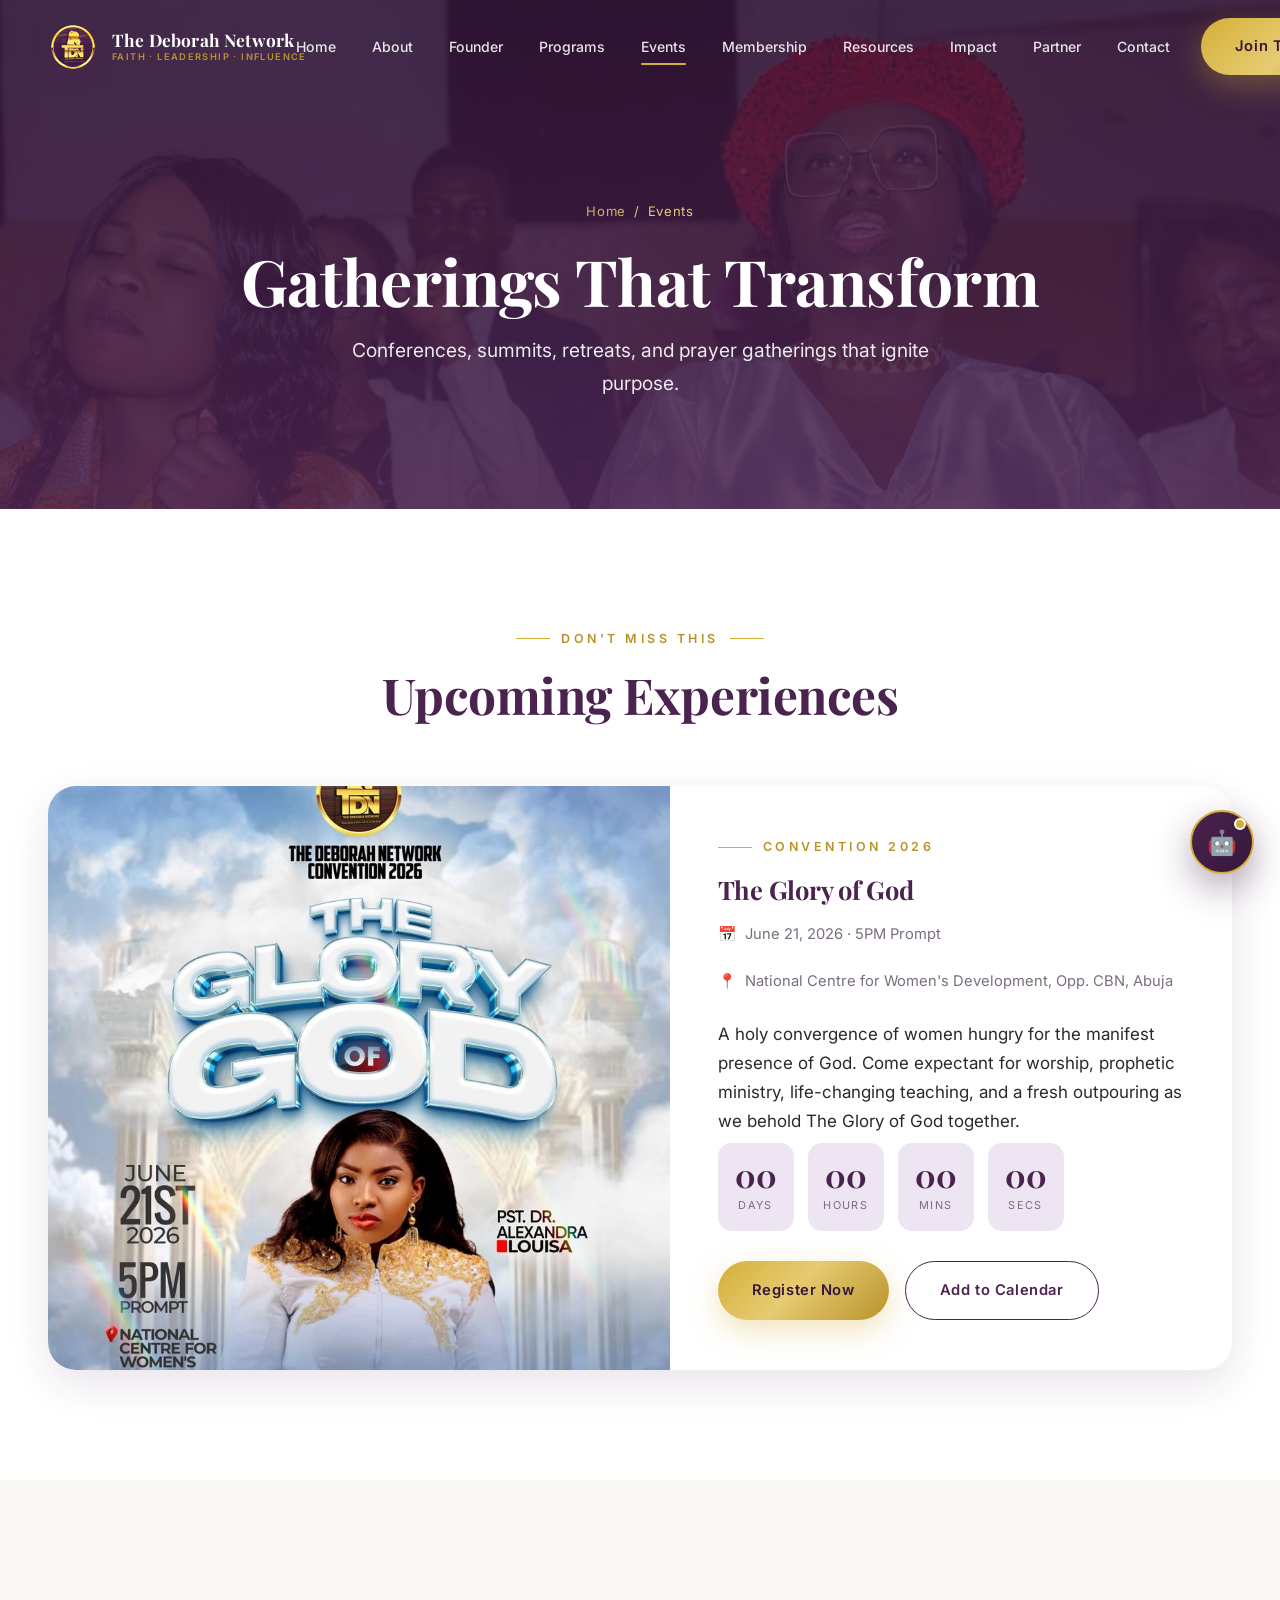
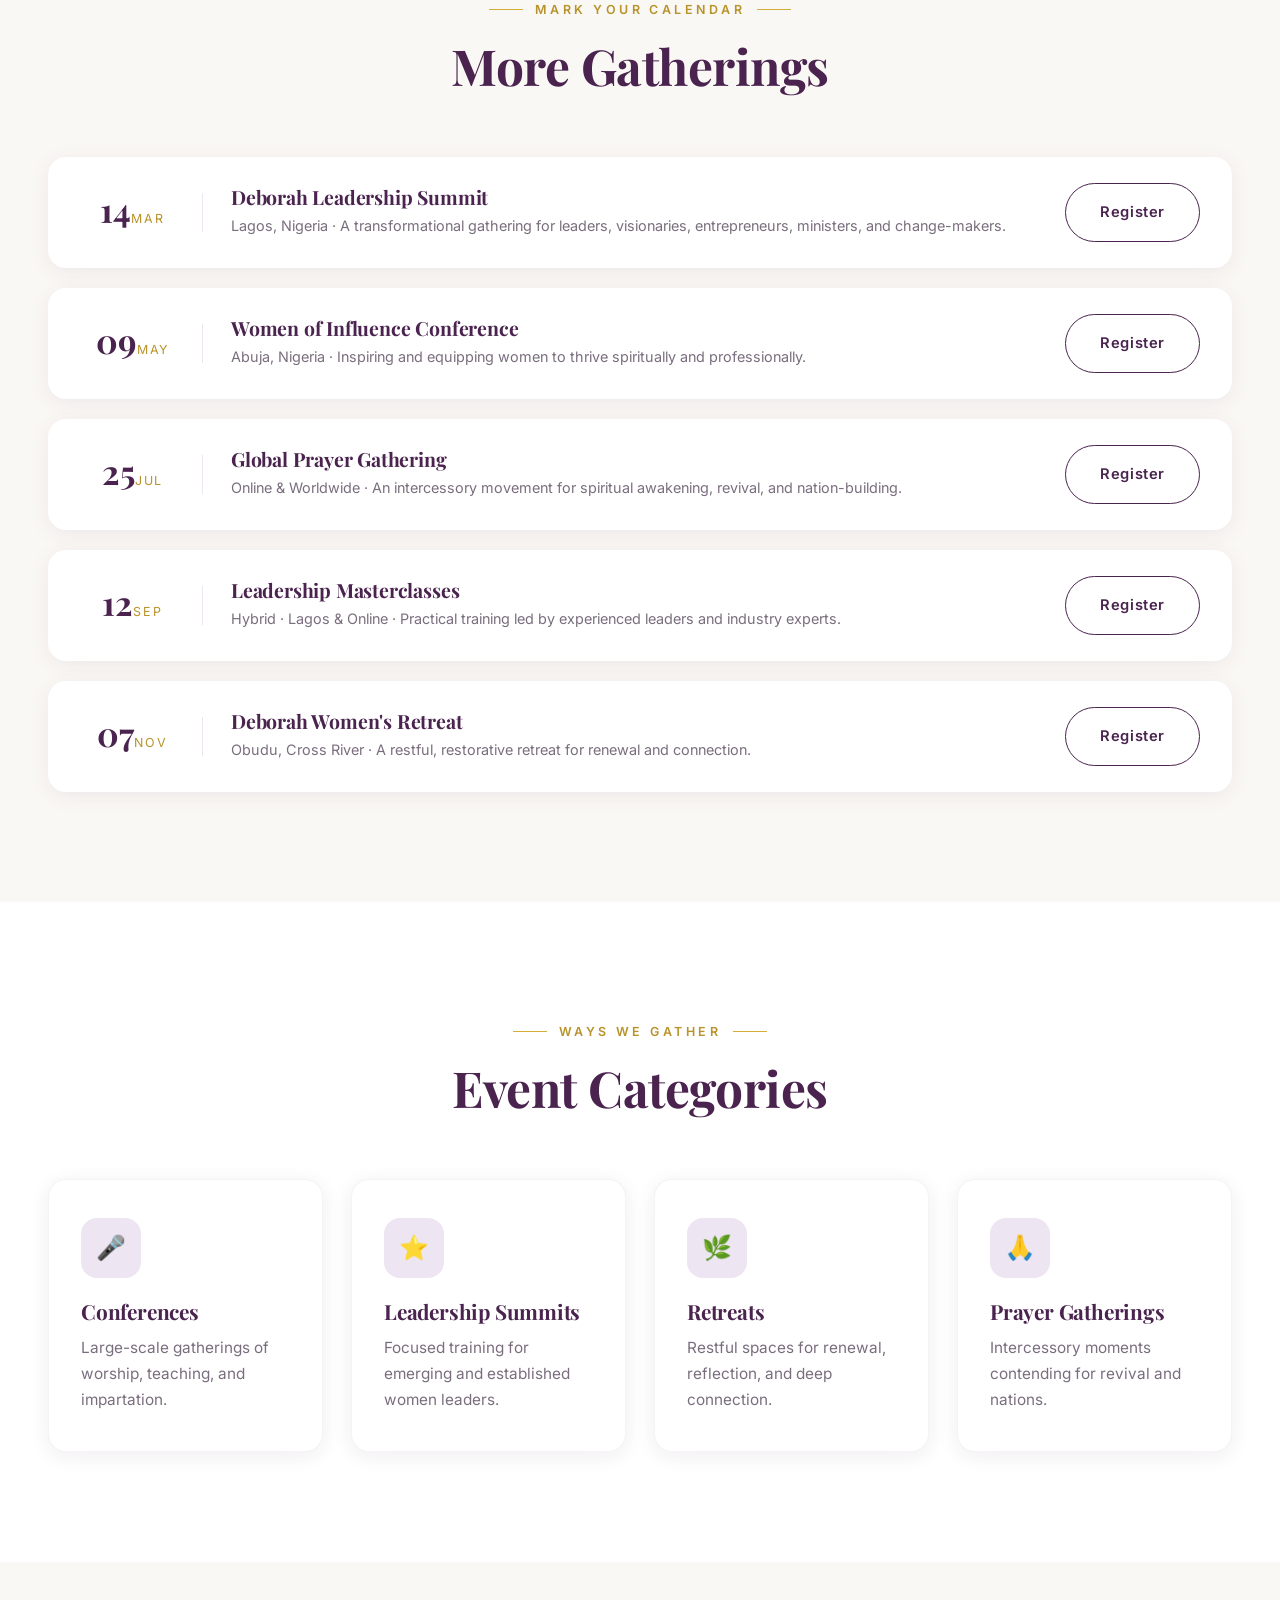
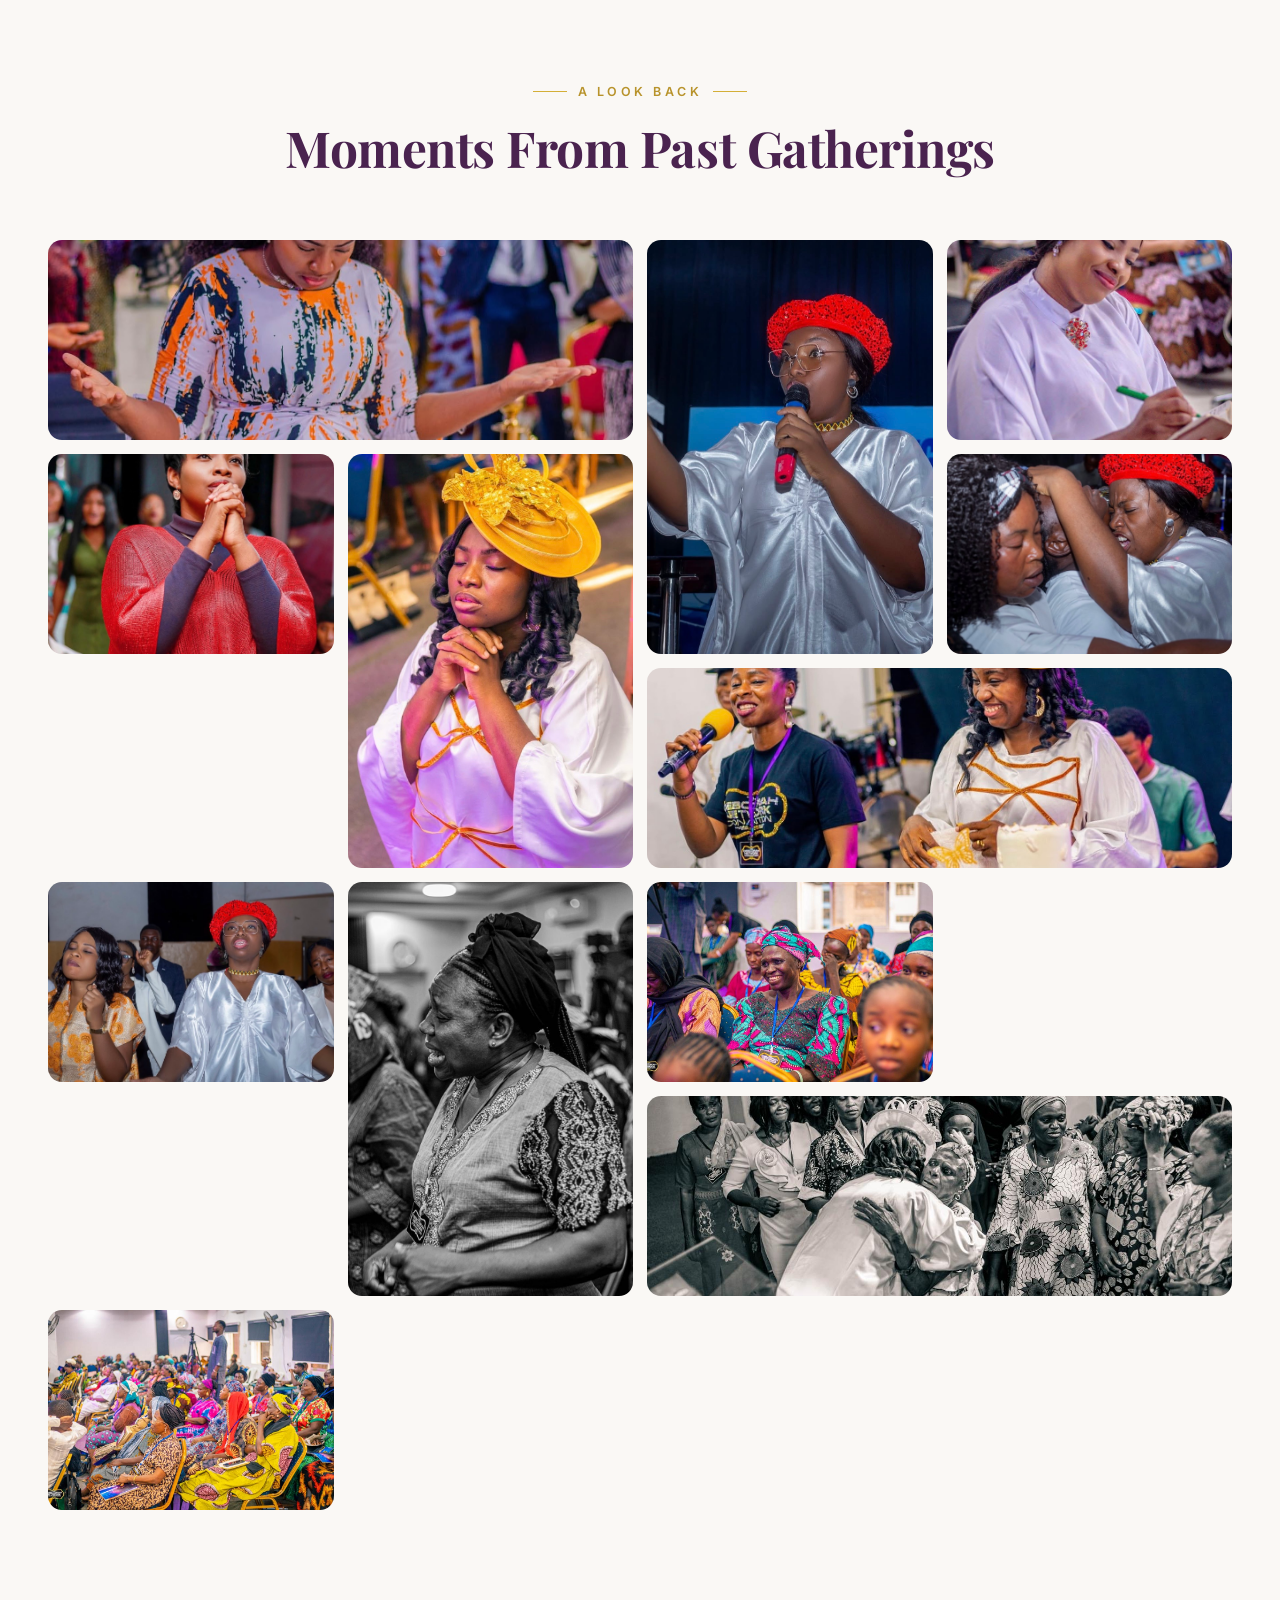
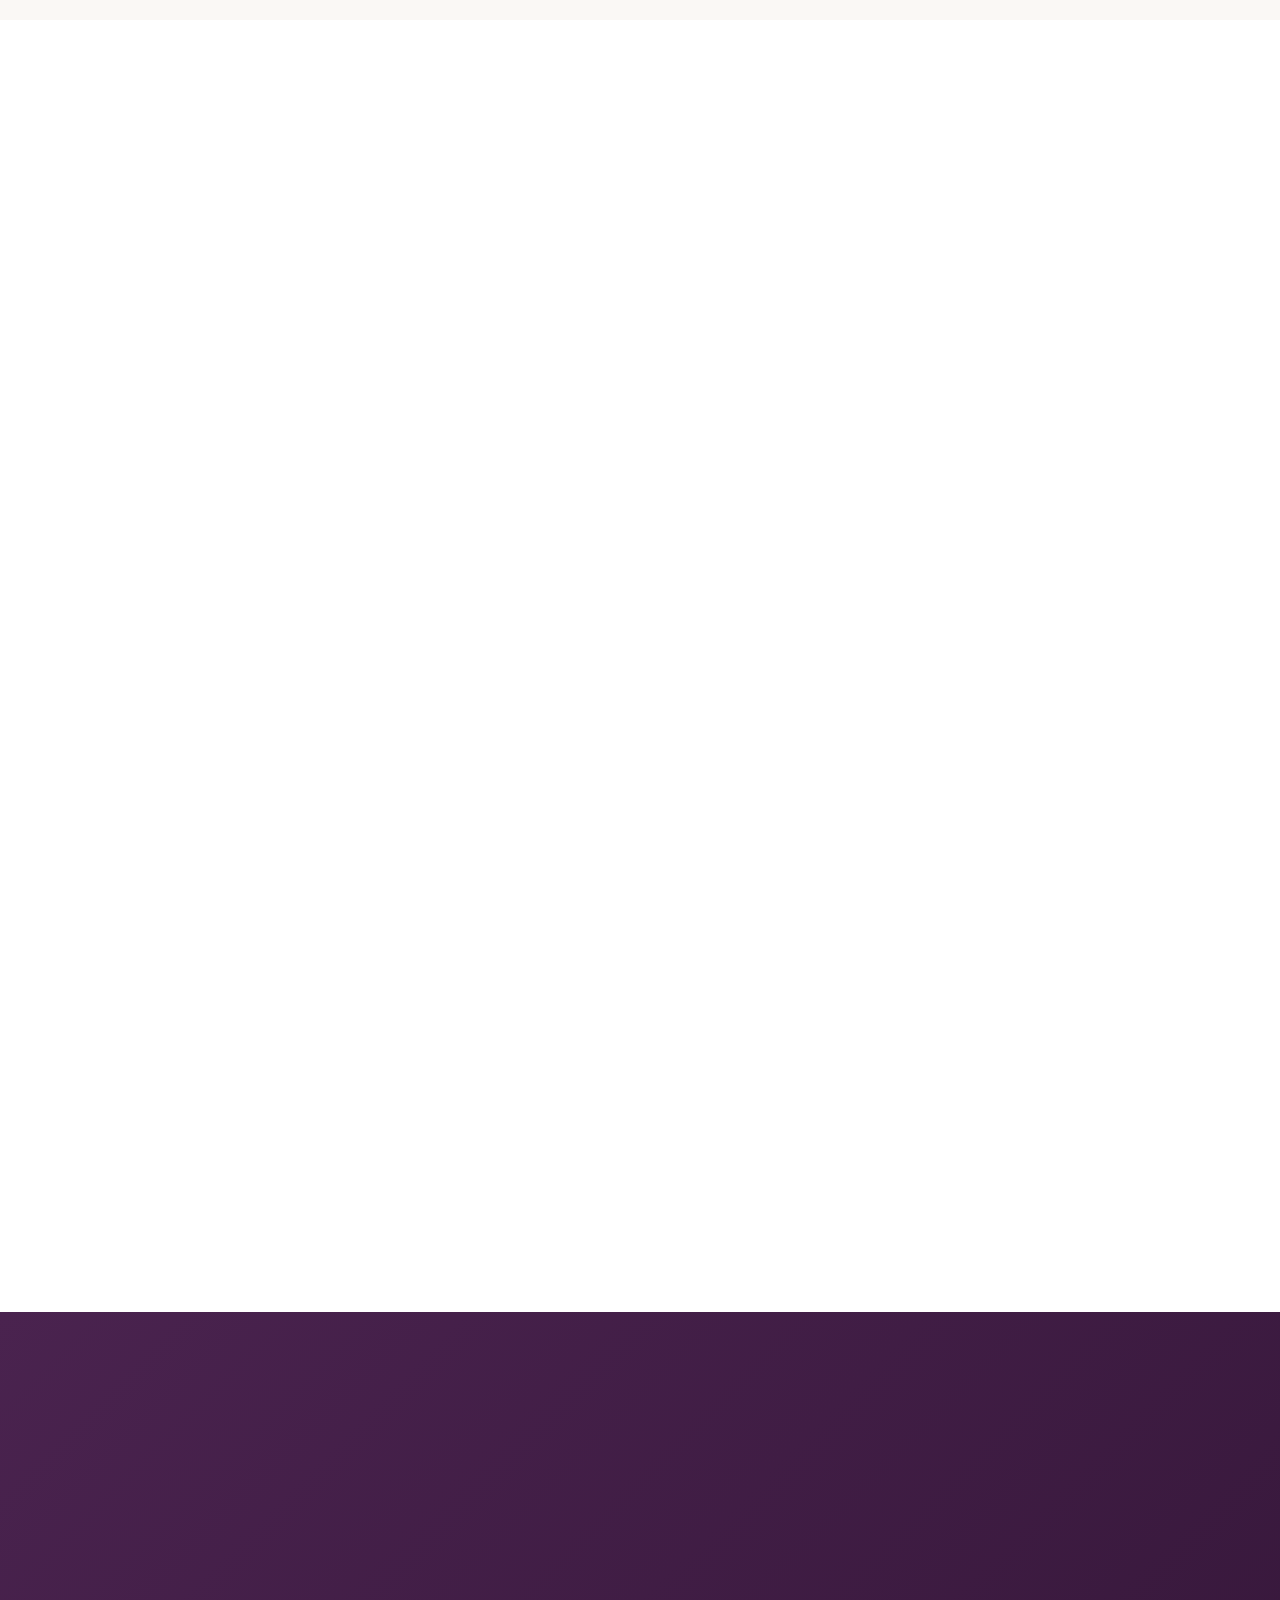
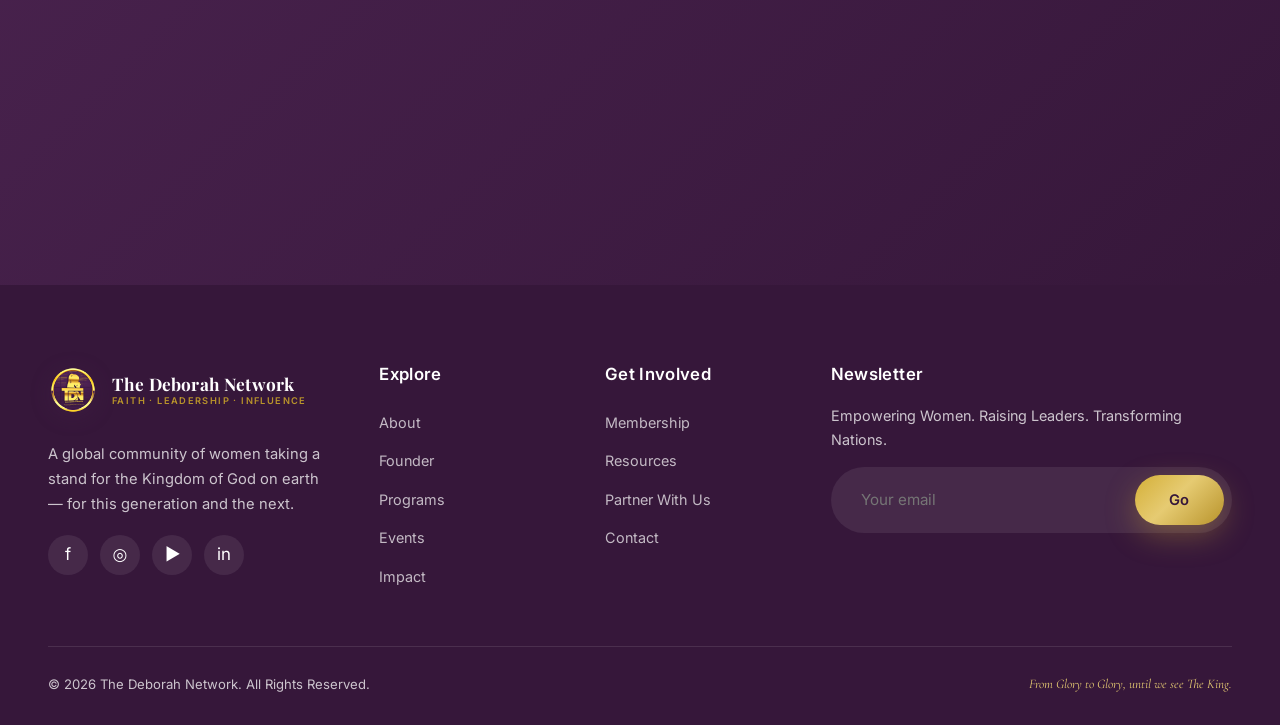
<file: events.html>
<!DOCTYPE html>
<html lang="en">
<head>
<meta charset="UTF-8" />
<meta name="viewport" content="width=device-width, initial-scale=1.0" />
<title>Events — The Deborah Network</title>
<meta name="description" content="Conferences, summits, retreats, and prayer gatherings from The Deborah Network that ignite purpose and transform lives. Join Convention 2026 — The Glory of God." />
<link rel="preconnect" href="https://fonts.googleapis.com" />
<link rel="preconnect" href="https://fonts.gstatic.com" crossorigin />
<link href="https://fonts.googleapis.com/css2?family=Playfair+Display:ital,wght@0,500;0,600;0,700;0,800;1,500;1,600&family=Cormorant+Garamond:ital,wght@0,500;0,600;1,500;1,600&family=Inter:wght@400;500;600;700&display=swap" rel="stylesheet" />
<link rel="stylesheet" href="assets/css/styles.css" />
</head>
<body>

<!-- ============ HEADER ============ -->
<header class="header on-dark">
  <div class="container header__inner">
    <a class="brand" href="index.html">
      <img class="brand__mark" src="assets/images/logo-tdn.png" alt="The Deborah Network — TDN logo" width="50" height="50">
      <span class="brand__text">
        <span class="brand__name">The Deborah Network</span>
        <span class="brand__tag">Faith · Leadership · Influence</span>
      </span>
    </a>
    <nav class="nav" aria-label="Primary">
      <a class="nav__link" href="index.html">Home</a>
      <div class="has-dropdown">
        <a class="nav__link" href="about.html">About</a>
        <div class="dropdown">
          <a href="about.html">About TDN</a>
          <a href="about.html#vision">Our Vision</a>
          <a href="about.html#mission">Our Mission</a>
          <a href="about.html#values">Core Values</a>
          <a href="about.html#faith">Statement of Faith</a>
        </div>
      </div>
      <a class="nav__link" href="founder.html">Founder</a>
      <a class="nav__link" href="programs.html">Programs</a>
      <a class="nav__link active" href="events.html">Events</a>
      <a class="nav__link" href="membership.html">Membership</a>
      <a class="nav__link" href="resources.html">Resources</a>
      <a class="nav__link" href="impact.html">Impact</a>
      <a class="nav__link" href="partner.html">Partner</a>
      <a class="nav__link" href="contact.html">Contact</a>
      <a class="btn btn--gold nav__cta" href="membership.html">Join The Network</a>
    </nav>
    <button class="nav__toggle" aria-label="Menu"><span></span><span></span><span></span></button>
  </div>
</header>

<!-- ============ PAGE HERO ============ -->
<section class="page-hero">
  <div class="page-hero__bg"><img src="assets/images/IMG_7101.jpg" alt="Women worshipping with raised hands at a Deborah Network conference" /></div>
  <div class="container">
    <div class="page-hero__inner">
      <nav class="breadcrumb" aria-label="Breadcrumb"><a href="index.html">Home</a> / <span>Events</span></nav>
      <h1>Gatherings That Transform</h1>
      <p>Conferences, summits, retreats, and prayer gatherings that ignite purpose.</p>
    </div>
  </div>
</section>

<!-- ============ FEATURED EVENT ============ -->
<section class="section section--white">
  <div class="container">
    <div class="section-head center reveal">
      <span class="eyebrow center">Don't Miss This</span>
      <h2>Upcoming Experiences</h2>
    </div>
    <div class="event-feature reveal">
      <div class="event-feature__media">
        <span class="tag">Featured Event</span>
        <img src="assets/images/71afe955-1d7f-4d3e-bb47-ad2326fbab3c.JPG" alt="Convention 2026 flyer — The Glory of God, June 21 2026, Abuja" />
      </div>
      <div class="event-feature__body">
        <span class="eyebrow">Convention 2026</span>
        <h2>The Glory of God</h2>
        <div class="event-meta">
          <div><span class="ic">📅</span> June 21, 2026 · 5PM Prompt</div>
          <div><span class="ic">📍</span> National Centre for Women's Development, Opp. CBN, Abuja</div>
        </div>
        <p>A holy convergence of women hungry for the manifest presence of God. Come expectant for worship, prophetic ministry, life-changing teaching, and a fresh outpouring as we behold The Glory of God together.</p>
        <div class="countdown" data-countdown="2026-06-21T17:00:00">
          <div class="cd-box"><div class="n" data-cd="d">00</div><div class="l">Days</div></div>
          <div class="cd-box"><div class="n" data-cd="h">00</div><div class="l">Hours</div></div>
          <div class="cd-box"><div class="n" data-cd="m">00</div><div class="l">Mins</div></div>
          <div class="cd-box"><div class="n" data-cd="s">00</div><div class="l">Secs</div></div>
        </div>
        <div class="btn-row">
          <a class="btn btn--gold" href="#">Register Now</a>
          <a class="btn btn--outline" href="#">Add to Calendar</a>
        </div>
      </div>
    </div>
  </div>
</section>

<!-- ============ UPCOMING EVENTS LIST ============ -->
<section class="section section--ivory">
  <div class="container">
    <div class="section-head center reveal">
      <span class="eyebrow center">Mark Your Calendar</span>
      <h2>More Gatherings</h2>
    </div>
    <div class="event-list">
      <div class="event-row reveal">
        <div class="event-row__date"><span class="d">14</span><span class="m">Mar</span></div>
        <div class="event-row__info">
          <h3>Deborah Leadership Summit</h3>
          <p>Lagos, Nigeria · A transformational gathering for leaders, visionaries, entrepreneurs, ministers, and change-makers.</p>
        </div>
        <a class="btn btn--outline" href="#">Register</a>
      </div>
      <div class="event-row reveal" data-d="1">
        <div class="event-row__date"><span class="d">09</span><span class="m">May</span></div>
        <div class="event-row__info">
          <h3>Women of Influence Conference</h3>
          <p>Abuja, Nigeria · Inspiring and equipping women to thrive spiritually and professionally.</p>
        </div>
        <a class="btn btn--outline" href="#">Register</a>
      </div>
      <div class="event-row reveal" data-d="2">
        <div class="event-row__date"><span class="d">25</span><span class="m">Jul</span></div>
        <div class="event-row__info">
          <h3>Global Prayer Gathering</h3>
          <p>Online &amp; Worldwide · An intercessory movement for spiritual awakening, revival, and nation-building.</p>
        </div>
        <a class="btn btn--outline" href="#">Register</a>
      </div>
      <div class="event-row reveal" data-d="3">
        <div class="event-row__date"><span class="d">12</span><span class="m">Sep</span></div>
        <div class="event-row__info">
          <h3>Leadership Masterclasses</h3>
          <p>Hybrid · Lagos &amp; Online · Practical training led by experienced leaders and industry experts.</p>
        </div>
        <a class="btn btn--outline" href="#">Register</a>
      </div>
      <div class="event-row reveal" data-d="4">
        <div class="event-row__date"><span class="d">07</span><span class="m">Nov</span></div>
        <div class="event-row__info">
          <h3>Deborah Women's Retreat</h3>
          <p>Obudu, Cross River · A restful, restorative retreat for renewal and connection.</p>
        </div>
        <a class="btn btn--outline" href="#">Register</a>
      </div>
    </div>
  </div>
</section>

<!-- ============ EVENT CATEGORIES ============ -->
<section class="section section--white">
  <div class="container">
    <div class="section-head center reveal">
      <span class="eyebrow center">Ways We Gather</span>
      <h2>Event Categories</h2>
    </div>
    <div class="cards col-4">
      <div class="card reveal" data-d="1">
        <span class="card__icon">🎤</span>
        <h3>Conferences</h3>
        <p>Large-scale gatherings of worship, teaching, and impartation.</p>
      </div>
      <div class="card reveal" data-d="2">
        <span class="card__icon">⭐</span>
        <h3>Leadership Summits</h3>
        <p>Focused training for emerging and established women leaders.</p>
      </div>
      <div class="card reveal" data-d="3">
        <span class="card__icon">🌿</span>
        <h3>Retreats</h3>
        <p>Restful spaces for renewal, reflection, and deep connection.</p>
      </div>
      <div class="card reveal" data-d="4">
        <span class="card__icon">🙏</span>
        <h3>Prayer Gatherings</h3>
        <p>Intercessory moments contending for revival and nations.</p>
      </div>
    </div>
  </div>
</section>

<!-- ============ PAST EVENTS GALLERY ============ -->
<section class="section section--ivory">
  <div class="container">
    <div class="section-head center reveal">
      <span class="eyebrow center">A Look Back</span>
      <h2>Moments From Past Gatherings</h2>
    </div>
    <div class="gallery reveal">
      <a class="wide" href="assets/images/IMG_7067.jpg"><img src="assets/images/IMG_7067.jpg" alt="Women in worship at a Deborah Network conference" /></a>
      <a class="tall" href="assets/images/IMG_7095.jpg"><img src="assets/images/IMG_7095.jpg" alt="Speaker ministering from the podium" /></a>
      <a href="assets/images/IMG_7068.jpg"><img src="assets/images/IMG_7068.jpg" alt="Women lifting hands in prayer" /></a>
      <a href="assets/images/IMG_7083.jpg"><img src="assets/images/IMG_7083.jpg" alt="Conference worship session" /></a>
      <a class="tall" href="assets/images/IMG_7090.jpg"><img src="assets/images/IMG_7090.jpg" alt="Intercessors in prayer at a gathering" /></a>
      <a href="assets/images/IMG_7098.jpg"><img src="assets/images/IMG_7098.jpg" alt="Laying hands in prayer over a participant" /></a>
      <a class="wide" href="assets/images/IMG_7071.jpg"><img src="assets/images/IMG_7071.jpg" alt="Celebration at a Deborah Network convention" /></a>
      <a href="assets/images/IMG_7101.jpg"><img src="assets/images/IMG_7101.jpg" alt="Worship with raised hands at conference" /></a>
      <a class="tall" href="assets/images/worship-bw.jpg"><img src="assets/images/worship-bw.jpg" alt="A woman weeping in worship, black and white" /></a>
      <a href="assets/images/conv-joy.jpg"><img src="assets/images/conv-joy.jpg" alt="A joyful attendee at the convention" /></a>
      <a class="wide" href="assets/images/embrace-bw.jpg"><img src="assets/images/embrace-bw.jpg" alt="An elder embracing a participant" /></a>
      <a href="assets/images/conv-crowd.jpg"><img src="assets/images/conv-crowd.jpg" alt="A full hall of women at the convention" /></a>
    </div>
  </div>
</section>

<!-- ============ TWO GATHERINGS ============ -->
<section class="section section--white">
  <div class="container">
    <div class="section-head center reveal">
      <span class="eyebrow center">Our Signature Experiences</span>
      <h2>Two Gatherings, One Sisterhood</h2>
      <p>Whether in a packed convention hall or an intimate living-room hangout, every gathering is built to encounter God and build one another.</p>
    </div>

    <div class="duo reveal" style="margin-bottom:50px;">
      <div class="photobox wide">
        <img src="assets/images/teaching-podium.jpg" alt="A speaker teaching at the Deborah Network Convention" loading="lazy">
        <div class="photobox__cap"><span class="k">Deborah Network Convention</span><h4>The Annual Gathering</h4><p>Worship · Teaching · Impartation · Empowerment</p></div>
      </div>
      <div class="photobox wide">
        <img src="assets/images/worship-leaders.jpg" alt="Worship leaders ministering on stage" loading="lazy">
        <div class="photobox__cap"><span class="k">On the Altar</span><h4>Worship That Moves Heaven</h4><p>Spirit-led praise &amp; intercession</p></div>
      </div>
    </div>

    <div class="duo reveal">
      <div class="photobox wide">
        <img src="assets/images/hangout-prayer.jpg" alt="A woman praying at Ladies Hangout Abuja" loading="lazy">
        <div class="photobox__cap"><span class="k">Ladies Hangout · Abuja</span><h4>Intimate &amp; Honest</h4><p>Prayer, mentorship &amp; sisterhood in a relaxed space</p></div>
      </div>
      <div class="photobox wide">
        <img src="assets/images/hangout-serving.jpg" alt="A volunteer serving food at Ladies Hangout Abuja" loading="lazy">
        <div class="photobox__cap"><span class="k">Hospitality</span><h4>Served With Love</h4><p>Breaking bread &amp; building bonds</p></div>
      </div>
    </div>
  </div>
</section>

<!-- ============ VIRTUAL / GLOBAL NOTE ============ -->
<section class="section section--plum">
  <div class="container">
    <div class="quote-band reveal">
      <span class="qmark">“</span>
      <blockquote>Wherever you are in the world, you have a seat. Many of our gatherings stream live and globally — so distance is never a barrier to encountering God and growing together.</blockquote>
      <cite>The Deborah Network</cite>
    </div>
    <div class="btn-row center reveal" data-d="2">
      <a class="btn btn--gold btn--lg" href="membership.html">Join The Network</a>
    </div>
  </div>
</section>

<!-- ============ FOOTER ============ -->
<footer class="footer">
  <div class="container">
    <div class="footer__top">
      <div class="footer__about">
        <a class="brand" href="index.html"><img class="brand__mark" src="assets/images/logo-tdn.png" alt="The Deborah Network — TDN logo" width="50" height="50"><span class="brand__text"><span class="brand__name">The Deborah Network</span><span class="brand__tag">Faith · Leadership · Influence</span></span></a>
        <p>A global community of women taking a stand for the Kingdom of God on earth — for this generation and the next.</p>
        <div class="footer__social"><a href="#" aria-label="Facebook">f</a><a href="#" aria-label="Instagram">◎</a><a href="#" aria-label="YouTube">▶</a><a href="#" aria-label="LinkedIn">in</a></div>
      </div>
      <div><h4>Explore</h4><div class="footer__links"><a href="about.html">About</a><a href="founder.html">Founder</a><a href="programs.html">Programs</a><a href="events.html">Events</a><a href="impact.html">Impact</a></div></div>
      <div><h4>Get Involved</h4><div class="footer__links"><a href="membership.html">Membership</a><a href="resources.html">Resources</a><a href="partner.html">Partner With Us</a><a href="contact.html">Contact</a></div></div>
      <div>
        <h4>Newsletter</h4>
        <p style="font-size:0.9rem;margin-bottom:14px;">Empowering Women. Raising Leaders. Transforming Nations.</p>
        <form class="subscribe" data-demo="Subscribed! 💛" style="box-shadow:none;background:rgba(255,255,255,0.08);">
          <input type="email" placeholder="Your email" required aria-label="Email" style="color:#fff;" />
          <button class="btn btn--gold" type="submit">Go</button>
        </form>
      </div>
    </div>
    <div class="footer__bottom">
      <p>© <span data-year>2026</span> The Deborah Network. All Rights Reserved.</p>
      <p class="footer__motto">From Glory to Glory, until we see The King.</p>
    </div>
  </div>
</footer>
<button class="ai-fab" aria-label="Open Deborah AI Mentor">🤖<span class="ping"></span></button>
<div class="ai-panel" aria-label="Deborah AI Mentor">
  <div class="ai-panel__head">
    <span class="av">D</span>
    <div style="flex:1"><h4>Deborah AI Mentor</h4><p><span class="status" style="display:inline-block;margin-right:5px;"></span>Online · Here to help</p></div>
    <button data-ai-close aria-label="Close" style="color:#fff;font-size:1.3rem;">×</button>
  </div>
  <div class="ai-body"><div class="ai-msg bot">Hello, beautiful! I'm Deborah AI 🌿 — your companion for leadership, faith, and purpose. Ask me anything, or tap a suggestion below.</div></div>
  <div class="ai-suggest"><button>Leadership advice</button><button>Career guidance</button><button>Bible study</button><button>Upcoming events</button></div>
  <div class="ai-input"><input type="text" placeholder="Type your message…" aria-label="Message" /><button aria-label="Send">➤</button></div>
</div>
<script src="assets/js/main.js"></script>
</body>
</html>
</file>
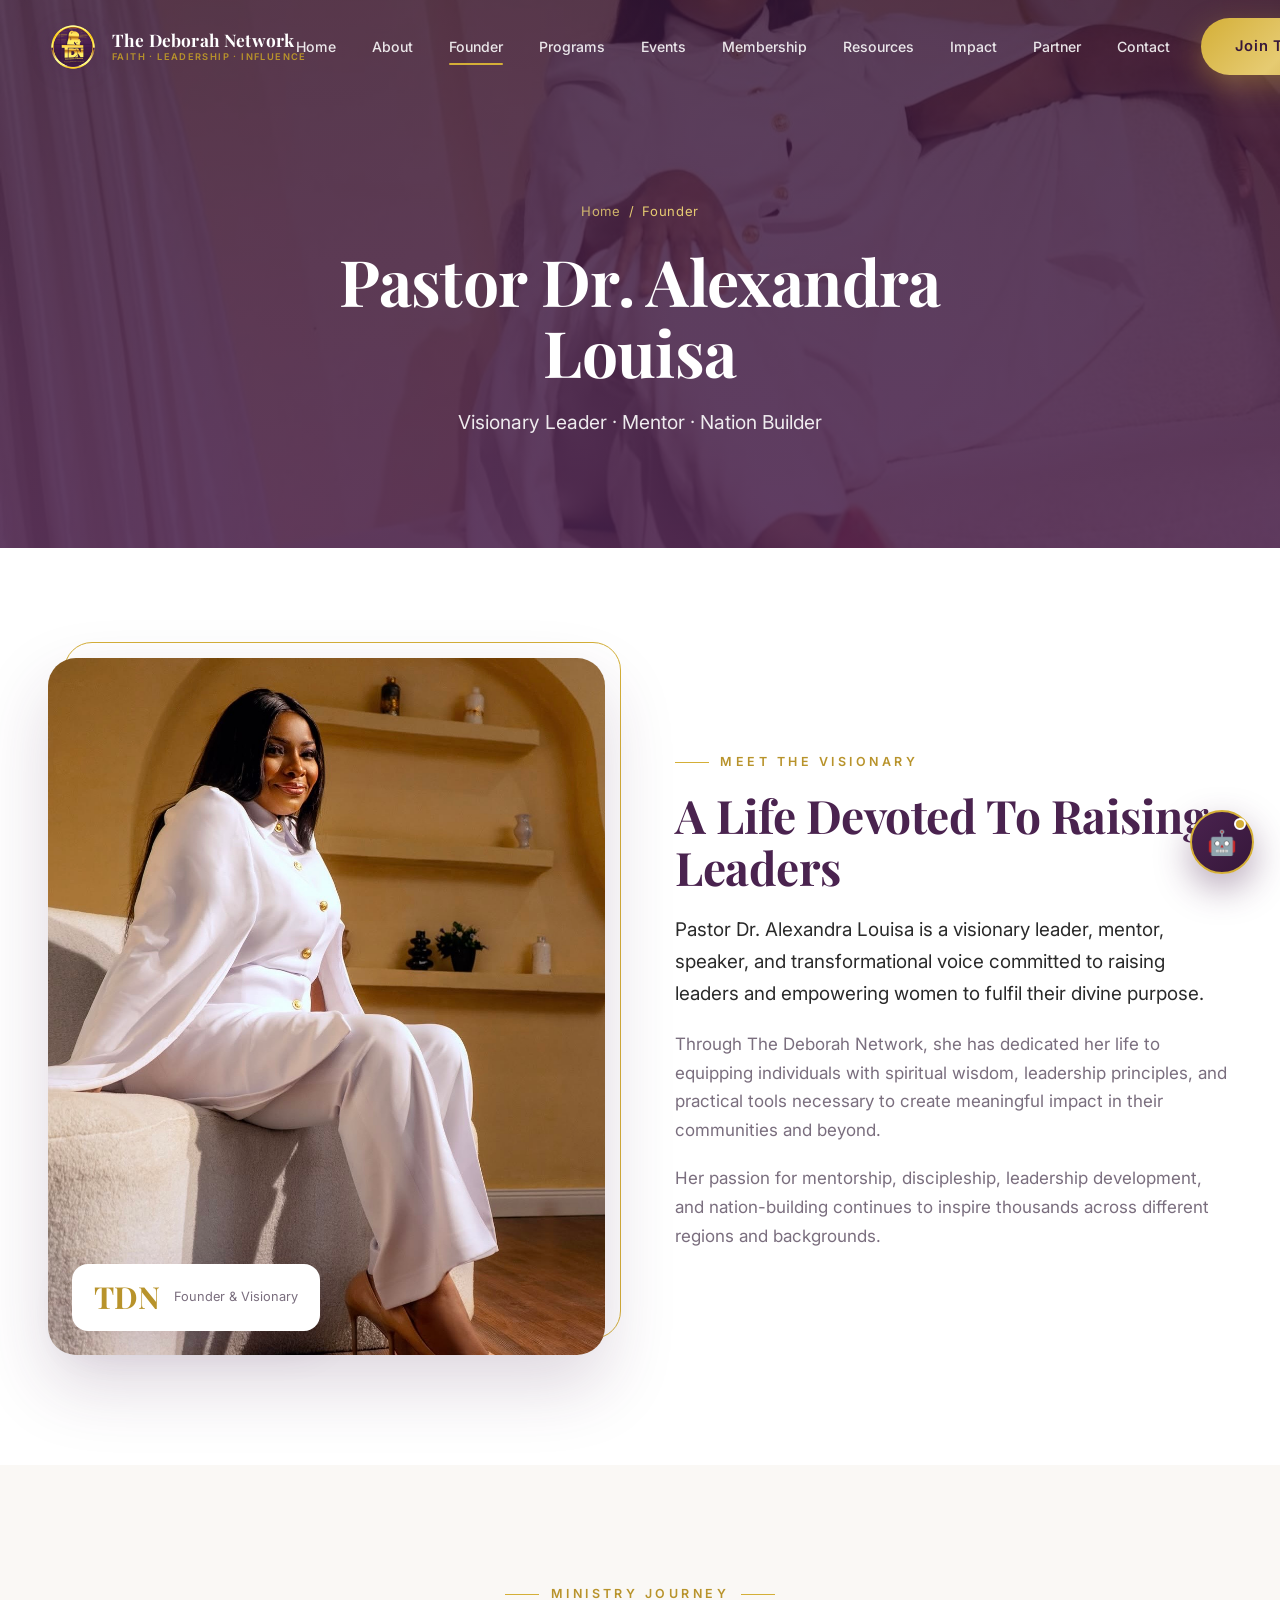
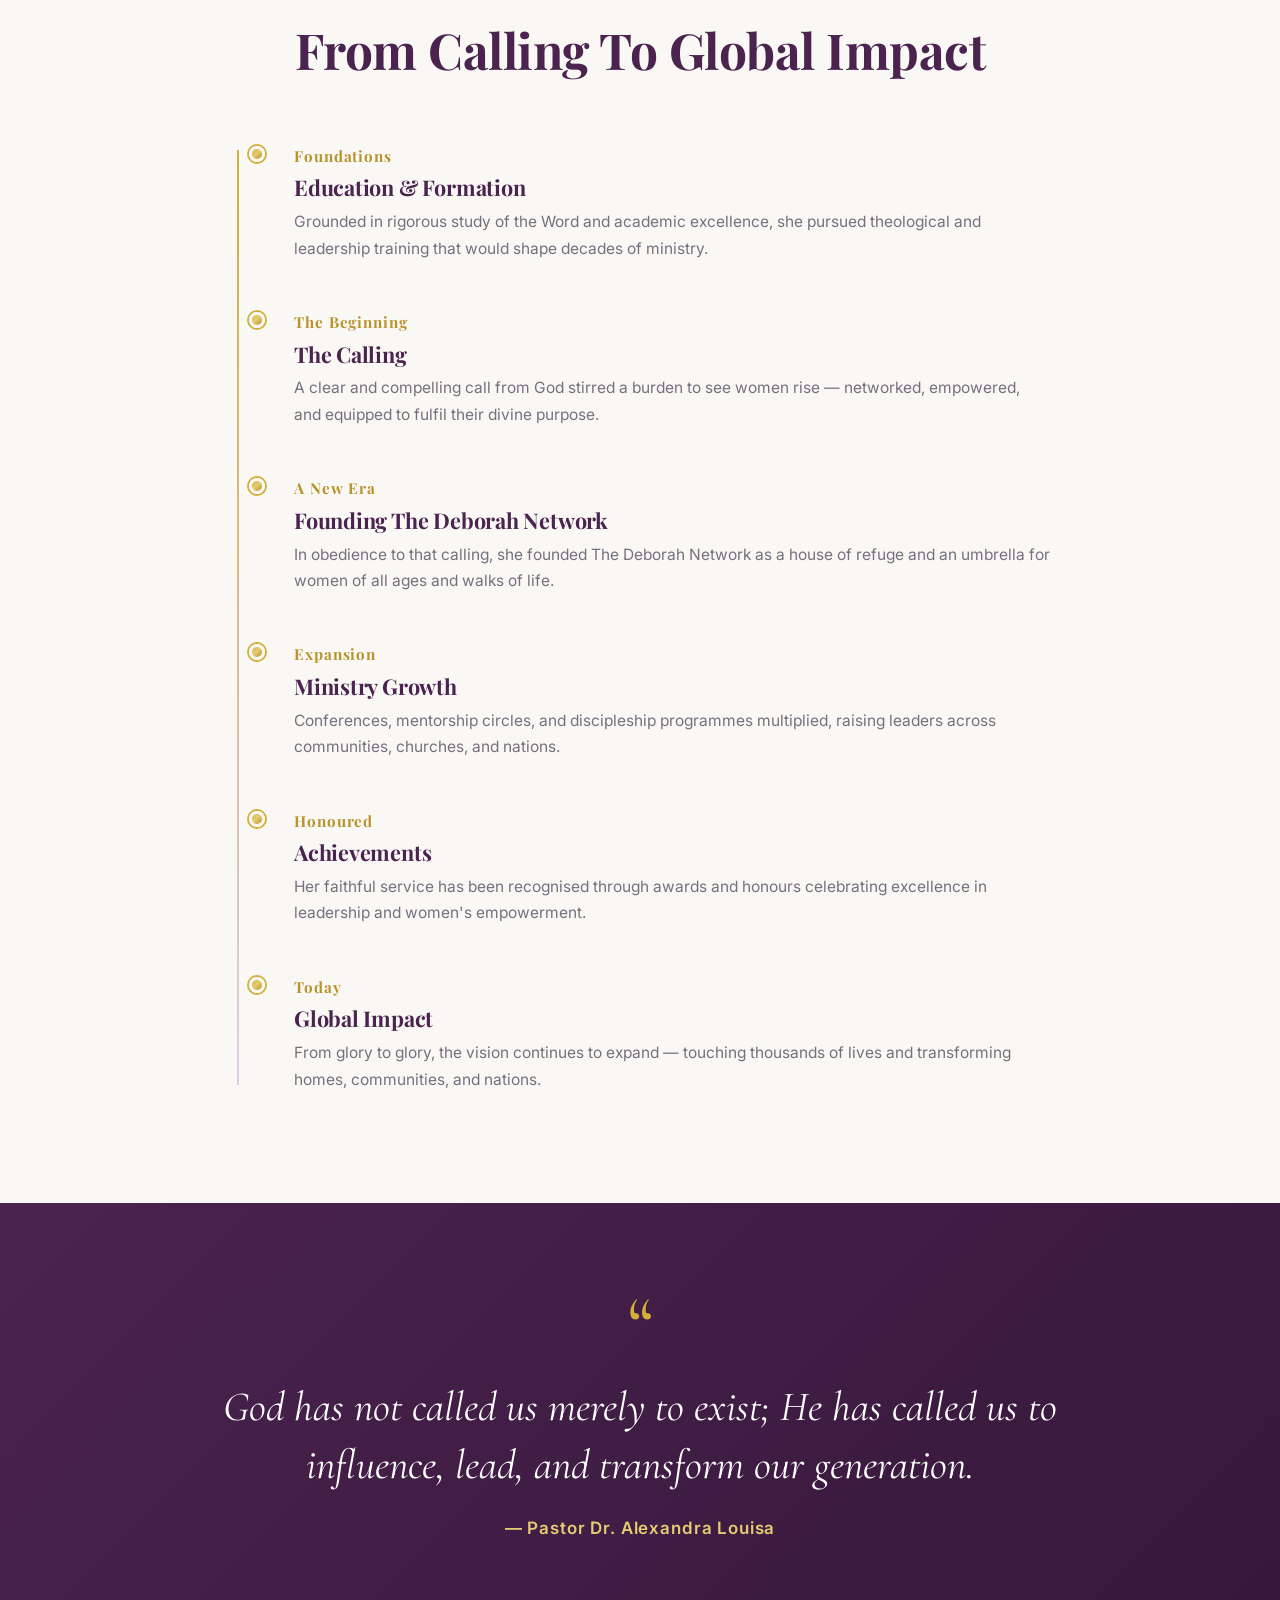
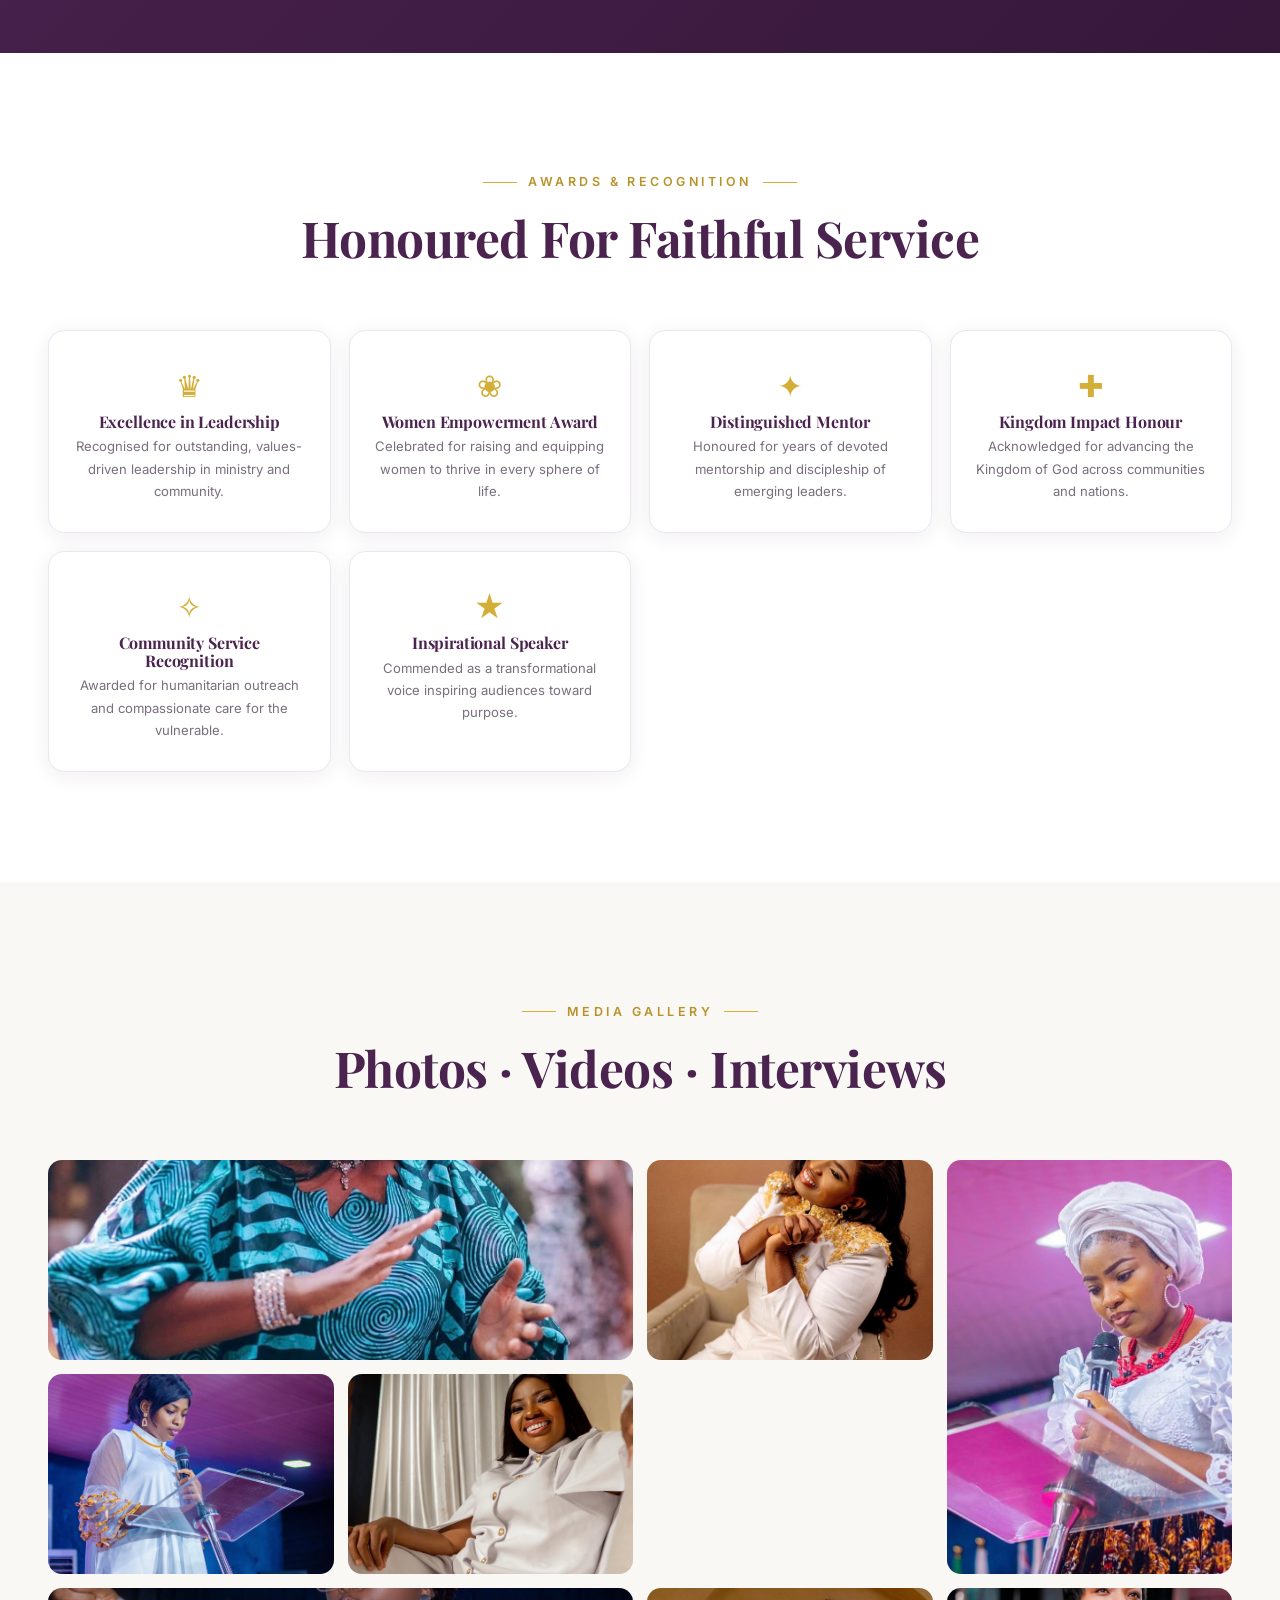
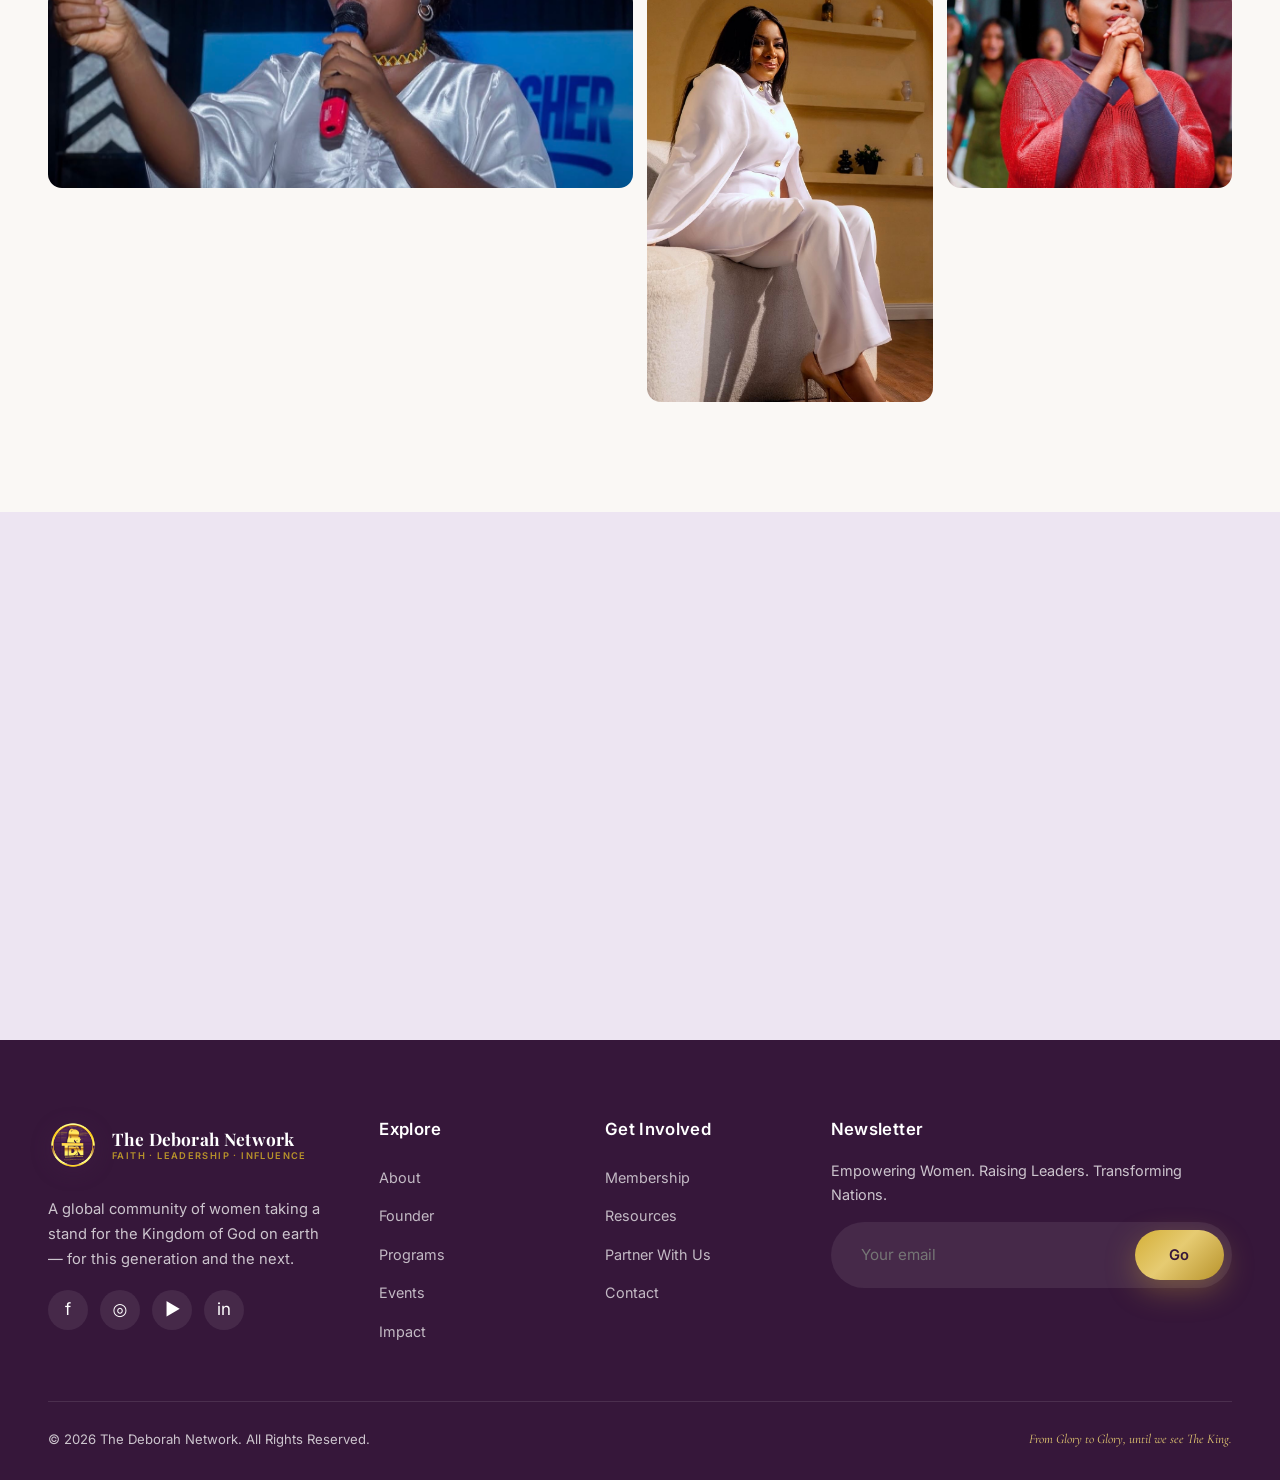
<file: founder.html>
<!DOCTYPE html>
<html lang="en">
<head>
<meta charset="UTF-8" />
<meta name="viewport" content="width=device-width, initial-scale=1.0" />
<title>Founder — Pastor Dr. Alexandra Louisa</title>
<meta name="description" content="Meet Pastor Dr. Alexandra Louisa — visionary leader, mentor, and nation builder, founder of The Deborah Network, devoted to raising leaders and empowering women." />
<link rel="preconnect" href="https://fonts.googleapis.com" />
<link rel="preconnect" href="https://fonts.gstatic.com" crossorigin />
<link href="https://fonts.googleapis.com/css2?family=Playfair+Display:ital,wght@0,500;0,600;0,700;0,800;1,500;1,600&family=Cormorant+Garamond:ital,wght@0,500;0,600;1,500;1,600&family=Inter:wght@400;500;600;700&display=swap" rel="stylesheet" />
<link rel="stylesheet" href="assets/css/styles.css" />
</head>
<body>

<!-- ============ HEADER ============ -->
<header class="header on-dark">
  <div class="container header__inner">
    <a class="brand" href="index.html">
      <img class="brand__mark" src="assets/images/logo-tdn.png" alt="The Deborah Network — TDN logo" width="50" height="50">
      <span class="brand__text">
        <span class="brand__name">The Deborah Network</span>
        <span class="brand__tag">Faith · Leadership · Influence</span>
      </span>
    </a>
    <nav class="nav" aria-label="Primary">
      <a class="nav__link" href="index.html">Home</a>
      <div class="has-dropdown">
        <a class="nav__link" href="about.html">About</a>
        <div class="dropdown">
          <a href="about.html">About TDN</a>
          <a href="about.html#vision">Our Vision</a>
          <a href="about.html#mission">Our Mission</a>
          <a href="about.html#values">Core Values</a>
          <a href="about.html#faith">Statement of Faith</a>
        </div>
      </div>
      <a class="nav__link active" href="founder.html">Founder</a>
      <a class="nav__link" href="programs.html">Programs</a>
      <a class="nav__link" href="events.html">Events</a>
      <a class="nav__link" href="membership.html">Membership</a>
      <a class="nav__link" href="resources.html">Resources</a>
      <a class="nav__link" href="impact.html">Impact</a>
      <a class="nav__link" href="partner.html">Partner</a>
      <a class="nav__link" href="contact.html">Contact</a>
      <a class="btn btn--gold nav__cta" href="membership.html">Join The Network</a>
    </nav>
    <button class="nav__toggle" aria-label="Menu"><span></span><span></span><span></span></button>
  </div>
</header>

<!-- ============ PAGE HERO ============ -->
<section class="page-hero">
  <div class="page-hero__bg"><img src="assets/images/IMG_7107.jpg" alt="Pastor Dr. Alexandra Louisa, founder of The Deborah Network" /></div>
  <div class="container"><div class="page-hero__inner">
    <div class="breadcrumb"><a href="index.html">Home</a> / <span>Founder</span></div>
    <h1>Pastor Dr. Alexandra Louisa</h1>
    <p>Visionary Leader · Mentor · Nation Builder</p>
  </div></div>
</section>

<!-- ============ 1. BIOGRAPHY ============ -->
<section class="section section--white">
  <div class="container">
    <div class="split">
      <div class="split__media tall reveal">
        <div class="media-frame"><img src="assets/images/IMG_7104.jpg" alt="Pastor Dr. Alexandra Louisa in a white suit with gold buttons" /></div>
        <div class="media-badge"><span class="big">TDN</span><span class="small">Founder &amp; Visionary</span></div>
      </div>
      <div class="split__body reveal" data-d="1">
        <span class="eyebrow">Meet The Visionary</span>
        <h2>A Life Devoted To Raising Leaders</h2>
        <p class="intro">Pastor Dr. Alexandra Louisa is a visionary leader, mentor, speaker, and transformational voice committed to raising leaders and empowering women to fulfil their divine purpose.</p>
        <p>Through The Deborah Network, she has dedicated her life to equipping individuals with spiritual wisdom, leadership principles, and practical tools necessary to create meaningful impact in their communities and beyond.</p>
        <p>Her passion for mentorship, discipleship, leadership development, and nation-building continues to inspire thousands across different regions and backgrounds.</p>
      </div>
    </div>
  </div>
</section>

<!-- ============ 2. MINISTRY JOURNEY ============ -->
<section class="section section--ivory">
  <div class="container">
    <div class="section-head center reveal">
      <span class="eyebrow center">Ministry Journey</span>
      <h2>From Calling To Global Impact</h2>
    </div>
    <div class="timeline">
      <div class="tl-item reveal"><span class="yr">Foundations</span><h3>Education &amp; Formation</h3><p>Grounded in rigorous study of the Word and academic excellence, she pursued theological and leadership training that would shape decades of ministry.</p></div>
      <div class="tl-item reveal" data-d="1"><span class="yr">The Beginning</span><h3>The Calling</h3><p>A clear and compelling call from God stirred a burden to see women rise — networked, empowered, and equipped to fulfil their divine purpose.</p></div>
      <div class="tl-item reveal" data-d="2"><span class="yr">A New Era</span><h3>Founding The Deborah Network</h3><p>In obedience to that calling, she founded The Deborah Network as a house of refuge and an umbrella for women of all ages and walks of life.</p></div>
      <div class="tl-item reveal" data-d="3"><span class="yr">Expansion</span><h3>Ministry Growth</h3><p>Conferences, mentorship circles, and discipleship programmes multiplied, raising leaders across communities, churches, and nations.</p></div>
      <div class="tl-item reveal"><span class="yr">Honoured</span><h3>Achievements</h3><p>Her faithful service has been recognised through awards and honours celebrating excellence in leadership and women's empowerment.</p></div>
      <div class="tl-item reveal" data-d="1"><span class="yr">Today</span><h3>Global Impact</h3><p>From glory to glory, the vision continues to expand — touching thousands of lives and transforming homes, communities, and nations.</p></div>
    </div>
  </div>
</section>

<!-- ============ 3. LEADERSHIP PHILOSOPHY ============ -->
<section class="section section--plum">
  <div class="container">
    <div class="quote-band reveal">
      <span class="qmark">“</span>
      <blockquote>God has not called us merely to exist; He has called us to influence, lead, and transform our generation.</blockquote>
      <cite>— Pastor Dr. Alexandra Louisa</cite>
    </div>
  </div>
</section>

<!-- ============ 4. AWARDS & RECOGNITION ============ -->
<section class="section section--white">
  <div class="container">
    <div class="section-head center reveal">
      <span class="eyebrow center">Awards &amp; Recognition</span>
      <h2>Honoured For Faithful Service</h2>
    </div>
    <div class="award-grid">
      <div class="award reveal"><span class="ic">♛</span><h4>Excellence in Leadership</h4><p>Recognised for outstanding, values-driven leadership in ministry and community.</p></div>
      <div class="award reveal" data-d="1"><span class="ic">❀</span><h4>Women Empowerment Award</h4><p>Celebrated for raising and equipping women to thrive in every sphere of life.</p></div>
      <div class="award reveal" data-d="2"><span class="ic">✦</span><h4>Distinguished Mentor</h4><p>Honoured for years of devoted mentorship and discipleship of emerging leaders.</p></div>
      <div class="award reveal" data-d="3"><span class="ic">✚</span><h4>Kingdom Impact Honour</h4><p>Acknowledged for advancing the Kingdom of God across communities and nations.</p></div>
      <div class="award reveal"><span class="ic">✧</span><h4>Community Service Recognition</h4><p>Awarded for humanitarian outreach and compassionate care for the vulnerable.</p></div>
      <div class="award reveal" data-d="1"><span class="ic">★</span><h4>Inspirational Speaker</h4><p>Commended as a transformational voice inspiring audiences toward purpose.</p></div>
    </div>
  </div>
</section>

<!-- ============ 5. MEDIA GALLERY ============ -->
<section class="section section--ivory">
  <div class="container">
    <div class="section-head center reveal">
      <span class="eyebrow center">Media Gallery</span>
      <h2>Photos · Videos · Interviews</h2>
    </div>
    <div class="gallery reveal">
      <a href="#" class="wide"><img src="assets/images/IMG_7065.jpg" alt="Pastor Dr. Alexandra Louisa in a white and gold dress" /></a>
      <a href="#"><img src="assets/images/IMG_7070.jpg" alt="Studio portrait of Pastor Dr. Alexandra Louisa" /></a>
      <a href="#" class="tall"><img src="assets/images/IMG_7073.jpg" alt="Pastor Dr. Alexandra Louisa preaching at the podium" /></a>
      <a href="#"><img src="assets/images/IMG_7077.jpg" alt="Pastor Dr. Alexandra Louisa speaking at a conference" /></a>
      <a href="#"><img src="assets/images/IMG_7106.jpg" alt="Premium studio portrait of Pastor Dr. Alexandra Louisa" /></a>
      <a href="#" class="wide"><img src="assets/images/IMG_7095.jpg" alt="Pastor Dr. Alexandra Louisa ministering at the podium" /></a>
      <a href="#" class="tall"><img src="assets/images/IMG_7104.jpg" alt="Pastor Dr. Alexandra Louisa in a white suit with gold buttons" /></a>
      <a href="#"><img src="assets/images/IMG_7083.jpg" alt="Worship and prayer at a Deborah Network conference" /></a>
    </div>
  </div>
</section>

<!-- ============ 6. CLOSING CTA ============ -->
<section class="section section--lavender">
  <div class="container">
    <div class="section-head center reveal">
      <span class="eyebrow center">Join The Movement</span>
      <h2>Walk This Journey With Us</h2>
      <p class="lead">Become part of a global community of women raised to influence, lead, and transform their generation for the glory of God.</p>
    </div>
    <div class="btn-row center reveal" data-d="1">
      <a class="btn btn--gold btn--lg" href="membership.html">Join The Network</a>
      <a class="btn btn--plum btn--lg" href="contact.html">Get In Touch</a>
    </div>
  </div>
</section>

<!-- ============ FOOTER ============ -->
<footer class="footer">
  <div class="container">
    <div class="footer__top">
      <div class="footer__about">
        <a class="brand" href="index.html"><img class="brand__mark" src="assets/images/logo-tdn.png" alt="The Deborah Network — TDN logo" width="50" height="50"><span class="brand__text"><span class="brand__name">The Deborah Network</span><span class="brand__tag">Faith · Leadership · Influence</span></span></a>
        <p>A global community of women taking a stand for the Kingdom of God on earth — for this generation and the next.</p>
        <div class="footer__social"><a href="#" aria-label="Facebook">f</a><a href="#" aria-label="Instagram">◎</a><a href="#" aria-label="YouTube">▶</a><a href="#" aria-label="LinkedIn">in</a></div>
      </div>
      <div><h4>Explore</h4><div class="footer__links"><a href="about.html">About</a><a href="founder.html">Founder</a><a href="programs.html">Programs</a><a href="events.html">Events</a><a href="impact.html">Impact</a></div></div>
      <div><h4>Get Involved</h4><div class="footer__links"><a href="membership.html">Membership</a><a href="resources.html">Resources</a><a href="partner.html">Partner With Us</a><a href="contact.html">Contact</a></div></div>
      <div>
        <h4>Newsletter</h4>
        <p style="font-size:0.9rem;margin-bottom:14px;">Empowering Women. Raising Leaders. Transforming Nations.</p>
        <form class="subscribe" data-demo="Subscribed! 💛" style="box-shadow:none;background:rgba(255,255,255,0.08);">
          <input type="email" placeholder="Your email" required aria-label="Email" style="color:#fff;" />
          <button class="btn btn--gold" type="submit">Go</button>
        </form>
      </div>
    </div>
    <div class="footer__bottom">
      <p>© <span data-year>2026</span> The Deborah Network. All Rights Reserved.</p>
      <p class="footer__motto">From Glory to Glory, until we see The King.</p>
    </div>
  </div>
</footer>
<button class="ai-fab" aria-label="Open Deborah AI Mentor">🤖<span class="ping"></span></button>
<div class="ai-panel" aria-label="Deborah AI Mentor">
  <div class="ai-panel__head">
    <span class="av">D</span>
    <div style="flex:1"><h4>Deborah AI Mentor</h4><p><span class="status" style="display:inline-block;margin-right:5px;"></span>Online · Here to help</p></div>
    <button data-ai-close aria-label="Close" style="color:#fff;font-size:1.3rem;">×</button>
  </div>
  <div class="ai-body"><div class="ai-msg bot">Hello, beautiful! I'm Deborah AI 🌿 — your companion for leadership, faith, and purpose. Ask me anything, or tap a suggestion below.</div></div>
  <div class="ai-suggest"><button>Leadership advice</button><button>Career guidance</button><button>Bible study</button><button>Upcoming events</button></div>
  <div class="ai-input"><input type="text" placeholder="Type your message…" aria-label="Message" /><button aria-label="Send">➤</button></div>
</div>
<script src="assets/js/main.js"></script>
</body>
</html>
</file>
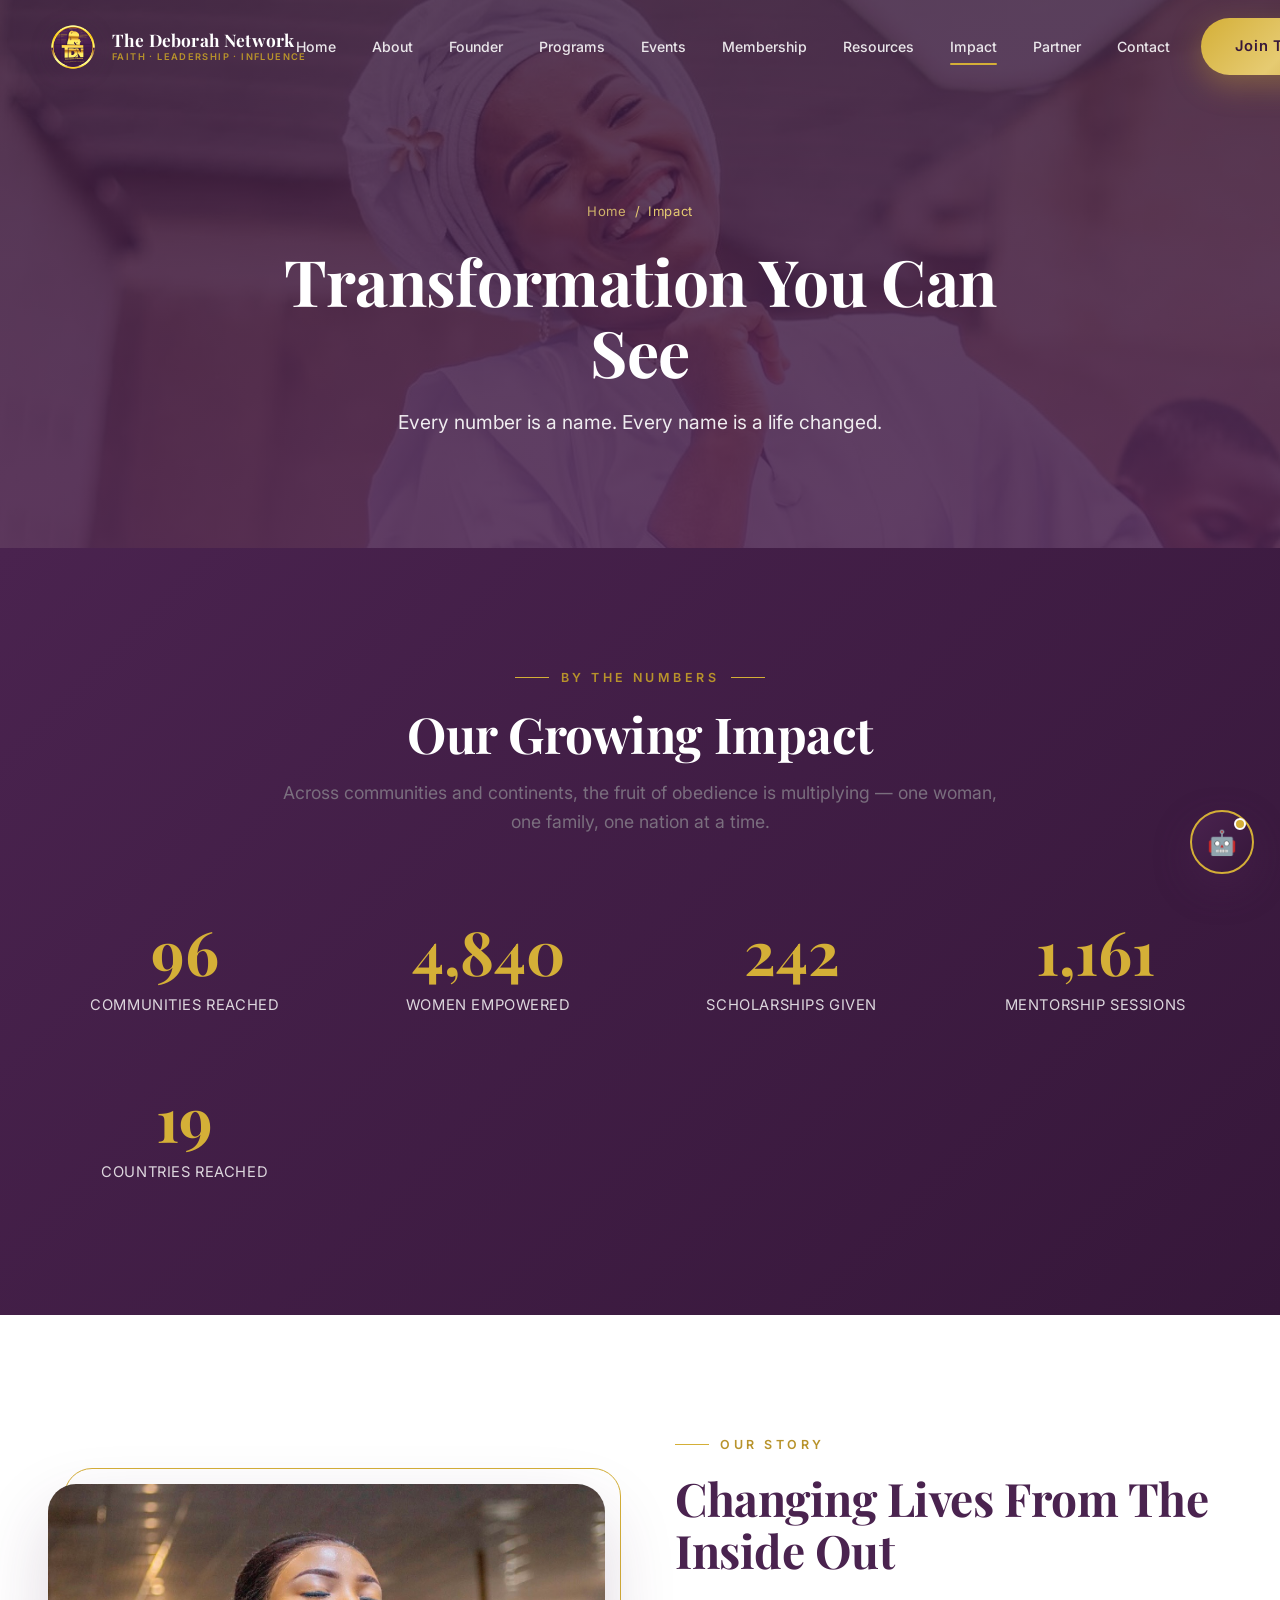
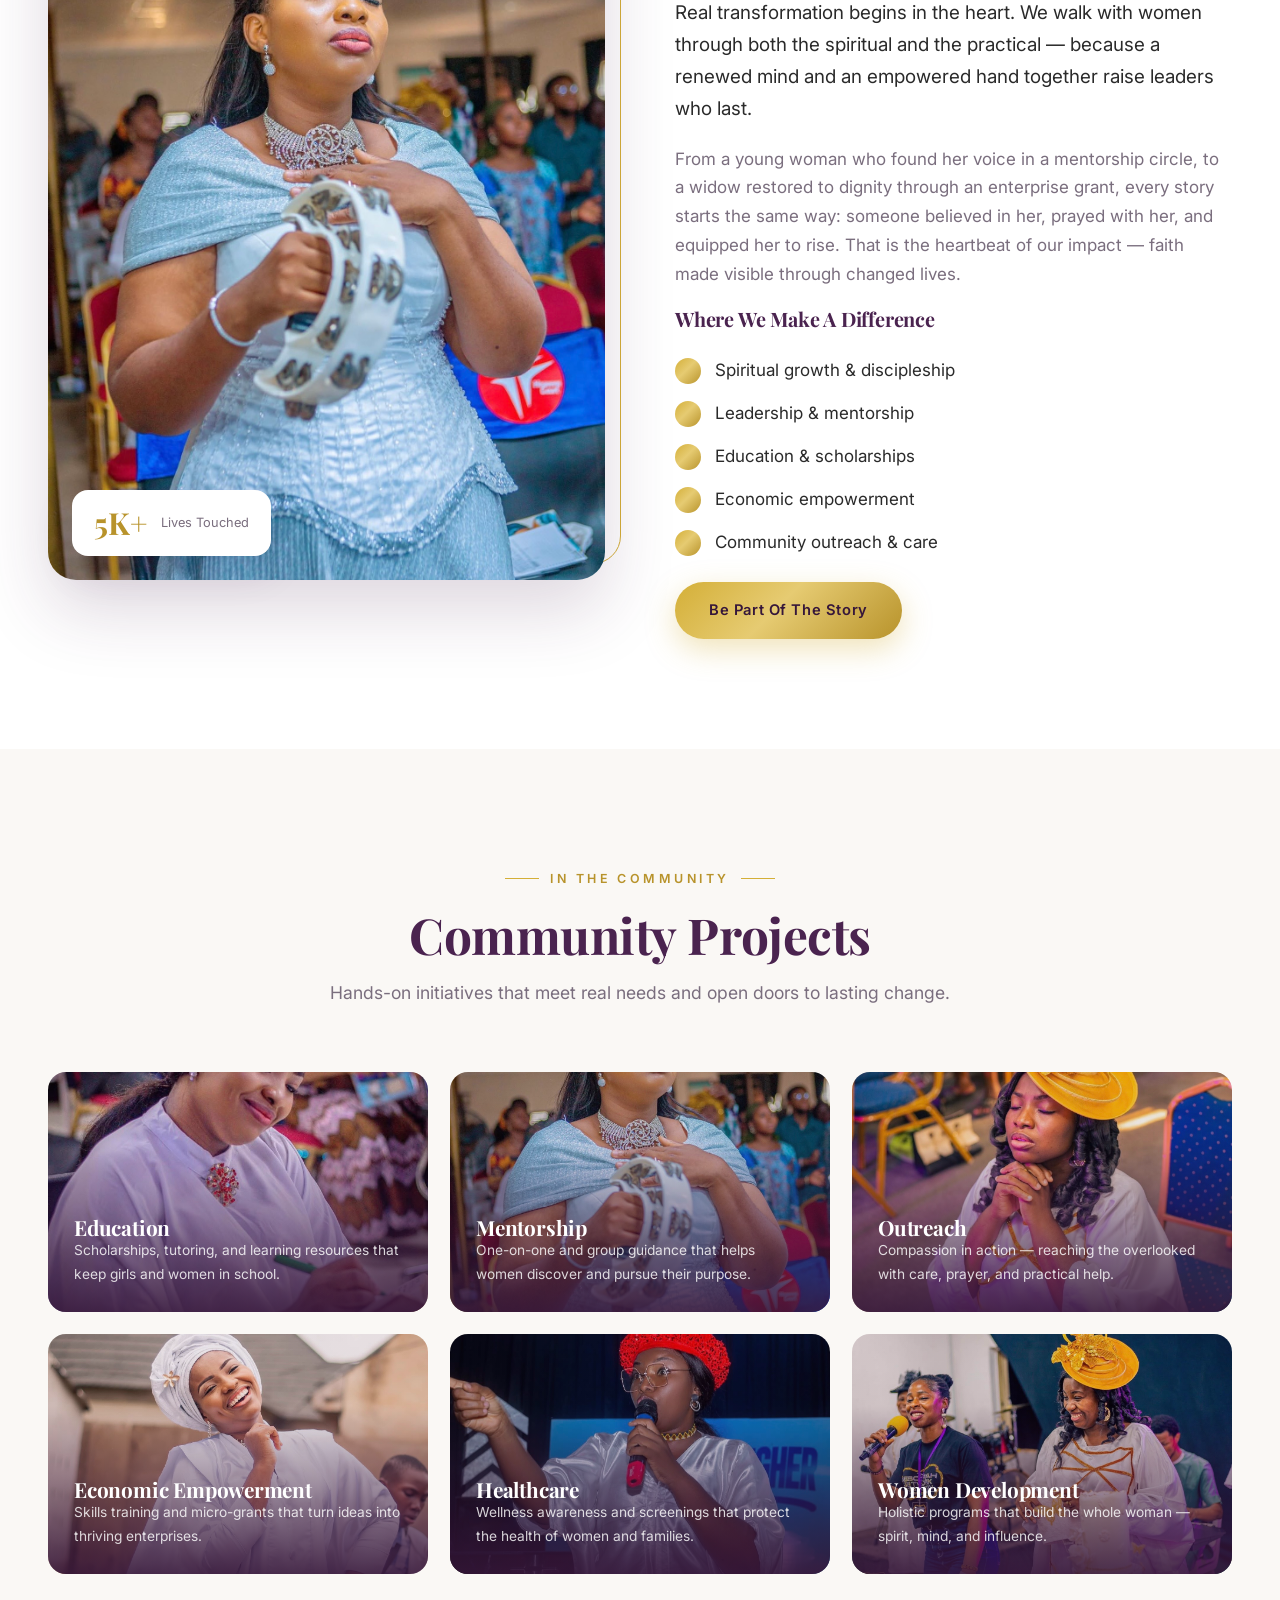
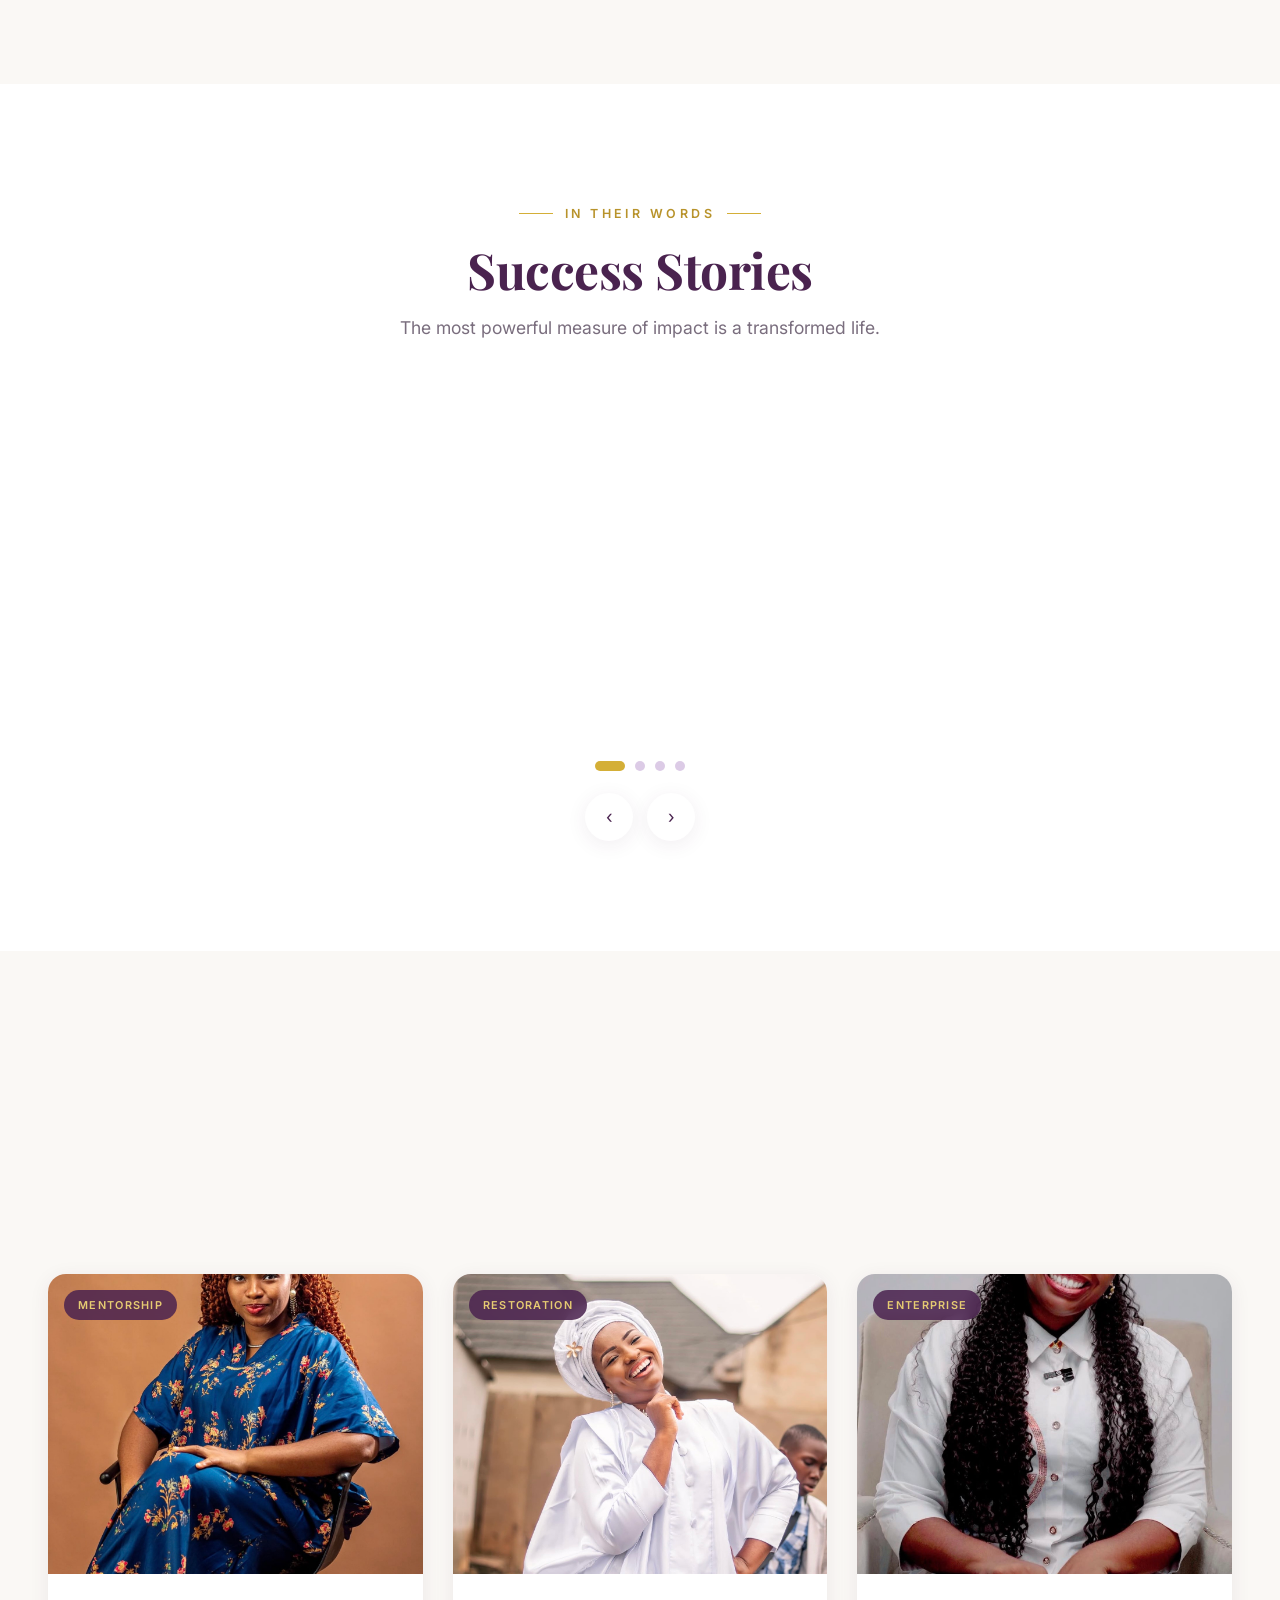
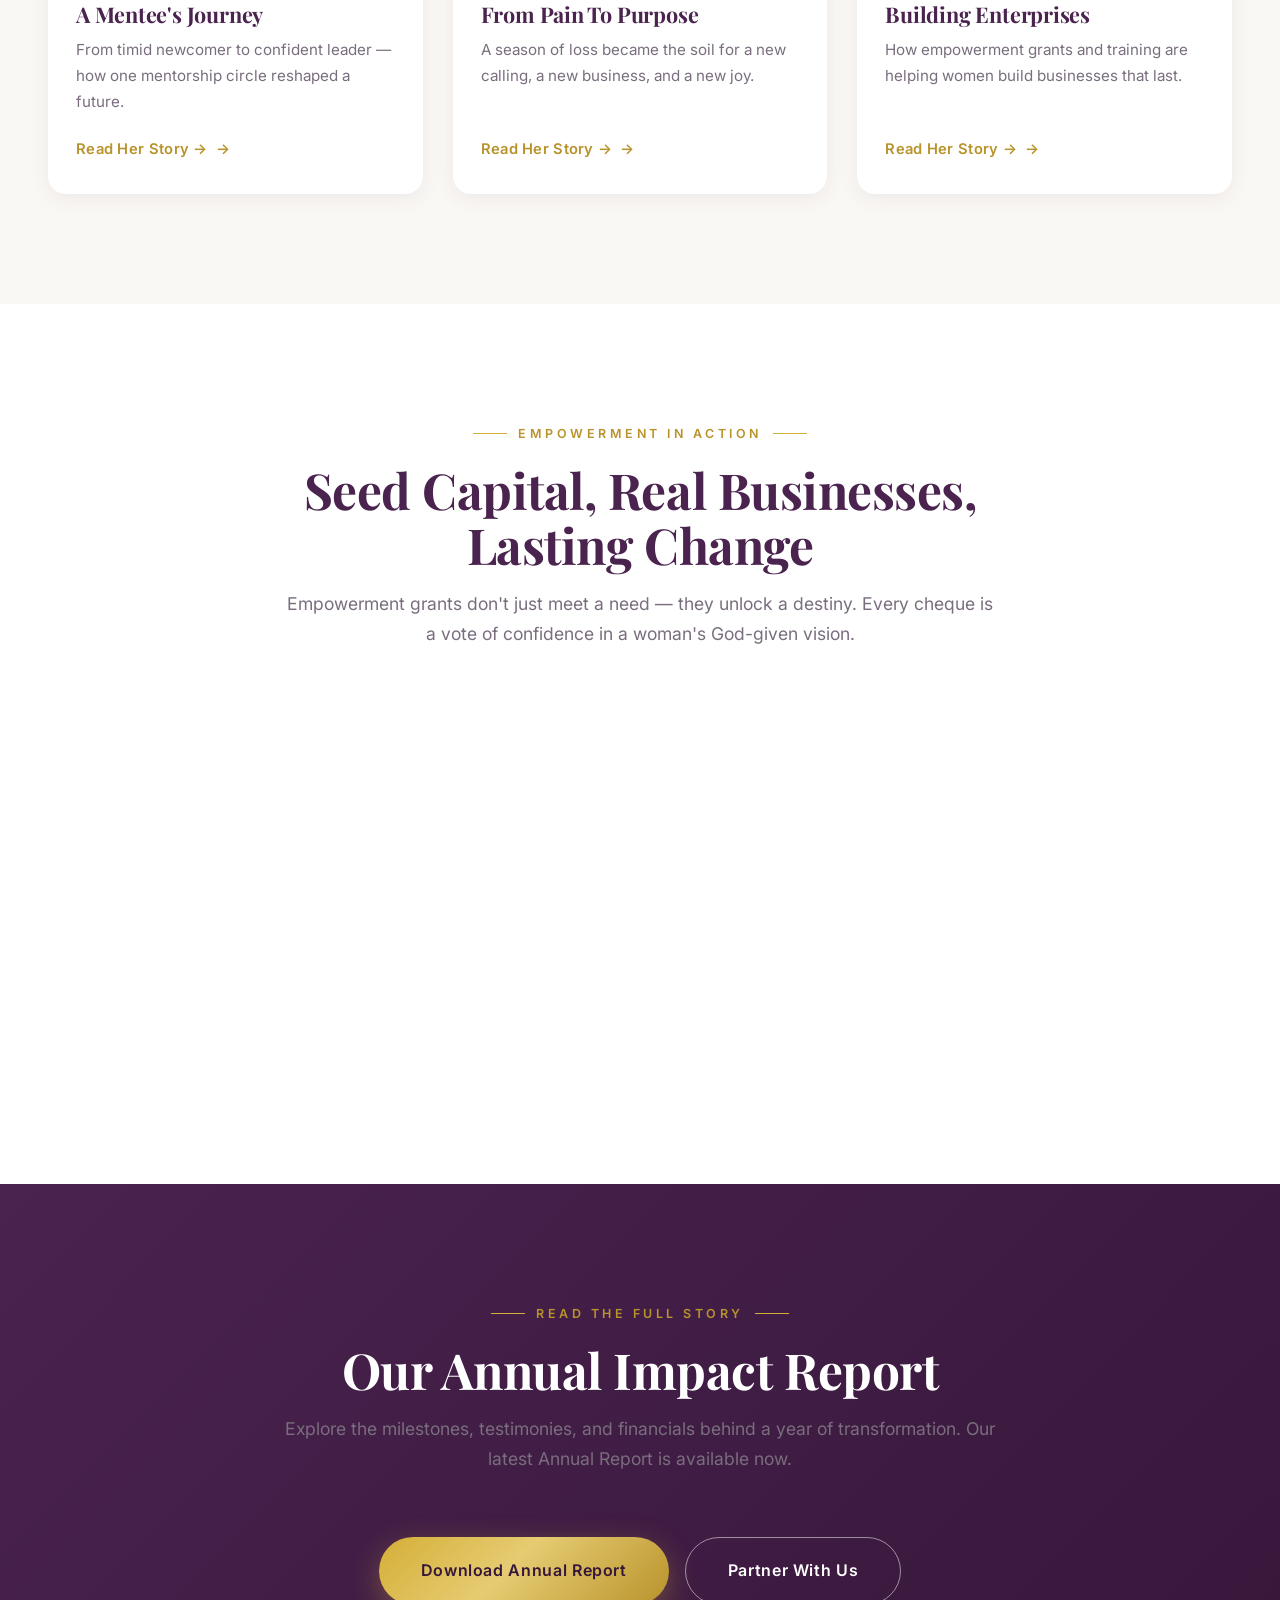
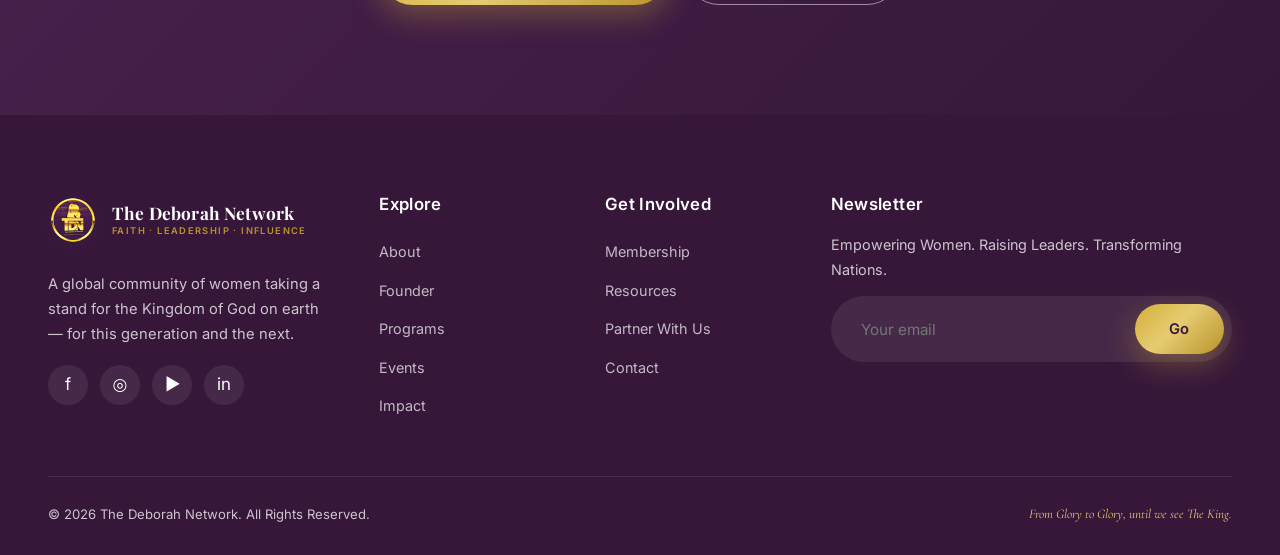
<file: impact.html>
<!DOCTYPE html>
<html lang="en">
<head>
<meta charset="UTF-8" />
<meta name="viewport" content="width=device-width, initial-scale=1.0" />
<title>Impact — The Deborah Network</title>
<meta name="description" content="See the transformation in action — communities reached, women empowered, scholarships given, and lives changed through The Deborah Network. Every number is a name." />
<link rel="preconnect" href="https://fonts.googleapis.com" />
<link rel="preconnect" href="https://fonts.gstatic.com" crossorigin />
<link href="https://fonts.googleapis.com/css2?family=Playfair+Display:ital,wght@0,500;0,600;0,700;0,800;1,500;1,600&family=Cormorant+Garamond:ital,wght@0,500;0,600;1,500;1,600&family=Inter:wght@400;500;600;700&display=swap" rel="stylesheet" />
<link rel="stylesheet" href="assets/css/styles.css" />
</head>
<body>

<!-- ============ HEADER ============ -->
<header class="header on-dark">
  <div class="container header__inner">
    <a class="brand" href="index.html">
      <img class="brand__mark" src="assets/images/logo-tdn.png" alt="The Deborah Network — TDN logo" width="50" height="50">
      <span class="brand__text">
        <span class="brand__name">The Deborah Network</span>
        <span class="brand__tag">Faith · Leadership · Influence</span>
      </span>
    </a>
    <nav class="nav" aria-label="Primary">
      <a class="nav__link" href="index.html">Home</a>
      <div class="has-dropdown">
        <a class="nav__link" href="about.html">About</a>
        <div class="dropdown">
          <a href="about.html">About TDN</a>
          <a href="about.html#vision">Our Vision</a>
          <a href="about.html#mission">Our Mission</a>
          <a href="about.html#values">Core Values</a>
          <a href="about.html#faith">Statement of Faith</a>
        </div>
      </div>
      <a class="nav__link" href="founder.html">Founder</a>
      <a class="nav__link" href="programs.html">Programs</a>
      <a class="nav__link" href="events.html">Events</a>
      <a class="nav__link" href="membership.html">Membership</a>
      <a class="nav__link" href="resources.html">Resources</a>
      <a class="nav__link active" href="impact.html">Impact</a>
      <a class="nav__link" href="partner.html">Partner</a>
      <a class="nav__link" href="contact.html">Contact</a>
      <a class="btn btn--gold nav__cta" href="membership.html">Join The Network</a>
    </nav>
    <button class="nav__toggle" aria-label="Menu"><span></span><span></span><span></span></button>
  </div>
</header>

<!-- ============ PAGE HERO ============ -->
<section class="page-hero">
  <div class="page-hero__bg"><img src="assets/images/IMG_7079.jpg" alt="A smiling woman in a white gele standing outdoors, radiating joy and confidence" /></div>
  <div class="container">
    <div class="page-hero__inner">
      <nav class="breadcrumb" aria-label="Breadcrumb"><a href="index.html">Home</a> / <span>Impact</span></nav>
      <h1>Transformation You Can See</h1>
      <p>Every number is a name. Every name is a life changed.</p>
    </div>
  </div>
</section>

<!-- ============ 1. STATISTICS DASHBOARD ============ -->
<section class="section section--plum">
  <div class="container">
    <div class="section-head center reveal">
      <span class="eyebrow center">By The Numbers</span>
      <h2>Our Growing Impact</h2>
      <p class="lead">Across communities and continents, the fruit of obedience is multiplying — one woman, one family, one nation at a time.</p>
    </div>
    <div class="stats">
      <div class="stat reveal" data-d="1">
        <div class="stat__num"><span data-count="100" data-suffix="+">0</span></div>
        <div class="stat__label">Communities Reached</div>
      </div>
      <div class="stat reveal" data-d="2">
        <div class="stat__num"><span data-count="5000" data-suffix="+">0</span></div>
        <div class="stat__label">Women Empowered</div>
      </div>
      <div class="stat reveal" data-d="3">
        <div class="stat__num"><span data-count="250" data-suffix="+">0</span></div>
        <div class="stat__label">Scholarships Given</div>
      </div>
      <div class="stat reveal" data-d="4">
        <div class="stat__num"><span data-count="1200" data-suffix="+">0</span></div>
        <div class="stat__label">Mentorship Sessions</div>
      </div>
      <div class="stat reveal" data-d="1">
        <div class="stat__num"><span data-count="20" data-suffix="+">0</span></div>
        <div class="stat__label">Countries Reached</div>
      </div>
    </div>
  </div>
</section>

<!-- ============ 2. STORYTELLING SPLIT ============ -->
<section class="section section--white">
  <div class="container">
    <div class="split">
      <div class="split__media tall reveal">
        <div class="media-frame"><img src="assets/images/IMG_7088.jpg" alt="A mentor laying hands in prayer over a woman during a mentoring session" /></div>
        <div class="media-badge"><span class="big">5K+</span><span class="small">Lives Touched</span></div>
      </div>
      <div class="split__body reveal" data-d="1">
        <span class="eyebrow">Our Story</span>
        <h2>Changing Lives From The Inside Out</h2>
        <p class="intro">Real transformation begins in the heart. We walk with women through both the spiritual and the practical — because a renewed mind and an empowered hand together raise leaders who last.</p>
        <p>From a young woman who found her voice in a mentorship circle, to a widow restored to dignity through an enterprise grant, every story starts the same way: someone believed in her, prayed with her, and equipped her to rise. That is the heartbeat of our impact — faith made visible through changed lives.</p>
        <h3>Where We Make A Difference</h3>
        <ul class="ticklist gold">
          <li><span class="tk"></span>Spiritual growth &amp; discipleship</li>
          <li><span class="tk"></span>Leadership &amp; mentorship</li>
          <li><span class="tk"></span>Education &amp; scholarships</li>
          <li><span class="tk"></span>Economic empowerment</li>
          <li><span class="tk"></span>Community outreach &amp; care</li>
        </ul>
        <a class="btn btn--gold" href="partner.html">Be Part Of The Story</a>
      </div>
    </div>
  </div>
</section>

<!-- ============ 3. COMMUNITY PROJECTS ============ -->
<section class="section section--ivory">
  <div class="container">
    <div class="section-head center reveal">
      <span class="eyebrow center">In The Community</span>
      <h2>Community Projects</h2>
      <p class="lead">Hands-on initiatives that meet real needs and open doors to lasting change.</p>
    </div>
    <div class="impact-grid">
      <div class="impact-tile reveal" data-d="1">
        <img src="assets/images/IMG_7068.jpg" alt="A member of The Deborah Network smiling in a studio portrait" />
        <div class="impact-tile__label"><h3>Education</h3><p>Scholarships, tutoring, and learning resources that keep girls and women in school.</p></div>
      </div>
      <div class="impact-tile reveal" data-d="2">
        <img src="assets/images/IMG_7088.jpg" alt="A mentor praying over a younger woman during a mentoring session" />
        <div class="impact-tile__label"><h3>Mentorship</h3><p>One-on-one and group guidance that helps women discover and pursue their purpose.</p></div>
      </div>
      <div class="impact-tile reveal" data-d="3">
        <img src="assets/images/IMG_7090.jpg" alt="Women lifting their hands in worship at a gathering" />
        <div class="impact-tile__label"><h3>Outreach</h3><p>Compassion in action — reaching the overlooked with care, prayer, and practical help.</p></div>
      </div>
      <div class="impact-tile reveal" data-d="1">
        <img src="assets/images/IMG_7079.jpg" alt="A smiling woman in a white gele standing outdoors" />
        <div class="impact-tile__label"><h3>Economic Empowerment</h3><p>Skills training and micro-grants that turn ideas into thriving enterprises.</p></div>
      </div>
      <div class="impact-tile reveal" data-d="2">
        <img src="assets/images/IMG_7095.jpg" alt="A woman speaking to an attentive audience" />
        <div class="impact-tile__label"><h3>Healthcare</h3><p>Wellness awareness and screenings that protect the health of women and families.</p></div>
      </div>
      <div class="impact-tile reveal" data-d="3">
        <img src="assets/images/IMG_7071.jpg" alt="A celebratory convention scene of women gathered together" />
        <div class="impact-tile__label"><h3>Women Development</h3><p>Holistic programs that build the whole woman — spirit, mind, and influence.</p></div>
      </div>
    </div>
  </div>
</section>

<!-- ============ 4. SUCCESS STORIES / TESTIMONIALS ============ -->
<section class="section section--white">
  <div class="container">
    <div class="section-head center reveal">
      <span class="eyebrow center">In Their Words</span>
      <h2>Success Stories</h2>
      <p class="lead">The most powerful measure of impact is a transformed life.</p>
    </div>
    <div class="testi-track reveal">
      <div class="testi active">
        <span class="qmark">“</span>
        <p class="testi__text">I came in unsure of who I was. The Deborah Network gave me clarity, confidence, and a deep sense of purpose. For the first time, I am walking in what I was created to do.</p>
        <div class="testi__person"><img src="assets/images/IMG_7062.jpg" alt="Portrait of Grace A., a member of The Deborah Network" /><div><div class="nm">Grace A.</div><div class="rl">Mentorship Circle Graduate</div></div></div>
      </div>
      <div class="testi">
        <span class="qmark">“</span>
        <p class="testi__text">My mentor saw potential in me that I couldn't see in myself. Within a year I had changed careers and stepped into leadership. The mentorship here truly transformed my path.</p>
        <div class="testi__person"><img src="assets/images/IMG_7066.jpg" alt="Portrait of Esther O., a member of The Deborah Network" /><div><div class="nm">Esther O.</div><div class="rl">Leadership Academy Alumna</div></div></div>
      </div>
      <div class="testi">
        <span class="qmark">“</span>
        <p class="testi__text">The prayer and intercession network deepened my faith beyond anything I imagined. I found a sisterhood that carries me, prays with me, and points me back to Christ again and again.</p>
        <div class="testi__person"><img src="assets/images/IMG_7082.jpg" alt="Portrait of Ruth M., a member of The Deborah Network" /><div><div class="nm">Ruth M.</div><div class="rl">Prayer Network Member</div></div></div>
      </div>
      <div class="testi">
        <span class="qmark">“</span>
        <p class="testi__text">As a widow I felt invisible. This community supported me with dignity and helped me start a small business. Today I am thriving — and now I give back to other women in need.</p>
        <div class="testi__person"><img src="assets/images/IMG_7069.jpg" alt="Portrait of Deborah K., a member of The Deborah Network" /><div><div class="nm">Deborah K.</div><div class="rl">Empowerment Beneficiary</div></div></div>
      </div>
    </div>
    <div class="testi-dots"></div>
    <div class="testi-nav"><button data-testi-prev>‹</button><button data-testi-next>›</button></div>
  </div>
</section>

<!-- ============ 5. PHOTO STORIES ============ -->
<section class="section section--ivory">
  <div class="container">
    <div class="section-head center reveal">
      <span class="eyebrow center">Up Close</span>
      <h2>Photo Stories</h2>
      <p class="lead">Behind every statistic is a journey worth telling.</p>
    </div>
    <div class="imgcards">
      <div class="imgcard reveal" data-d="1">
        <div class="imgcard__media"><span class="imgcard__tag">Mentorship</span><img src="assets/images/IMG_7069.jpg" alt="A young woman smiling after completing the mentorship program" /></div>
        <div class="imgcard__body">
          <h3>A Mentee's Journey</h3>
          <p>From timid newcomer to confident leader — how one mentorship circle reshaped a future.</p>
          <a class="link-arrow" href="#">Read Her Story →</a>
        </div>
      </div>
      <div class="imgcard reveal" data-d="2">
        <div class="imgcard__media"><span class="imgcard__tag">Restoration</span><img src="assets/images/IMG_7079.jpg" alt="A joyful woman in a white gele standing outdoors" /></div>
        <div class="imgcard__body">
          <h3>From Pain To Purpose</h3>
          <p>A season of loss became the soil for a new calling, a new business, and a new joy.</p>
          <a class="link-arrow" href="#">Read Her Story →</a>
        </div>
      </div>
      <div class="imgcard reveal" data-d="3">
        <div class="imgcard__media"><span class="imgcard__tag">Enterprise</span><img src="assets/images/IMG_7064.jpg" alt="A member of The Deborah Network in a studio portrait" /></div>
        <div class="imgcard__body">
          <h3>Building Enterprises</h3>
          <p>How empowerment grants and training are helping women build businesses that last.</p>
          <a class="link-arrow" href="#">Read Her Story →</a>
        </div>
      </div>
    </div>
  </div>
</section>

<!-- ============ 5b. ECONOMIC EMPOWERMENT ============ -->
<section class="section section--white">
  <div class="container">
    <div class="section-head center reveal">
      <span class="eyebrow center">Empowerment In Action</span>
      <h2>Seed Capital, Real Businesses, Lasting Change</h2>
      <p class="lead">Empowerment grants don't just meet a need — they unlock a destiny. Every cheque is a vote of confidence in a woman's God-given vision.</p>
    </div>
    <div class="duo reveal">
      <div class="photobox wide">
        <img src="assets/images/empowerment-cheque.jpg" alt="A member receiving a ₦100,000 empowerment grant at the convention" loading="lazy">
        <div class="photobox__cap"><span class="k">Empowerment Grant</span><h4>₦100,000 Toward A Dream</h4><p>Awarded to a member to grow her enterprise</p></div>
      </div>
      <div class="photobox wide">
        <img src="assets/images/hangout-group.jpg" alt="Women supporting one another at Ladies Hangout Abuja" loading="lazy">
        <div class="photobox__cap"><span class="k">Community Of Support</span><h4>No One Walks Alone</h4><p>Mentorship, accountability &amp; encouragement</p></div>
      </div>
    </div>
  </div>
</section>

<!-- ============ 6. ANNUAL REPORT CTA ============ -->
<section class="section section--plum">
  <div class="container">
    <div class="section-head center reveal">
      <span class="eyebrow center">Read The Full Story</span>
      <h2>Our Annual Impact Report</h2>
      <p class="lead">Explore the milestones, testimonies, and financials behind a year of transformation. Our latest Annual Report is available now.</p>
    </div>
    <div class="btn-row center reveal" data-d="2">
      <a class="btn btn--gold btn--lg" href="#">Download Annual Report</a>
      <a class="btn btn--ghost-light btn--lg" href="partner.html">Partner With Us</a>
    </div>
  </div>
</section>

<!-- ============ FOOTER ============ -->
<footer class="footer">
  <div class="container">
    <div class="footer__top">
      <div class="footer__about">
        <a class="brand" href="index.html"><img class="brand__mark" src="assets/images/logo-tdn.png" alt="The Deborah Network — TDN logo" width="50" height="50"><span class="brand__text"><span class="brand__name">The Deborah Network</span><span class="brand__tag">Faith · Leadership · Influence</span></span></a>
        <p>A global community of women taking a stand for the Kingdom of God on earth — for this generation and the next.</p>
        <div class="footer__social"><a href="#" aria-label="Facebook">f</a><a href="#" aria-label="Instagram">◎</a><a href="#" aria-label="YouTube">▶</a><a href="#" aria-label="LinkedIn">in</a></div>
      </div>
      <div><h4>Explore</h4><div class="footer__links"><a href="about.html">About</a><a href="founder.html">Founder</a><a href="programs.html">Programs</a><a href="events.html">Events</a><a href="impact.html">Impact</a></div></div>
      <div><h4>Get Involved</h4><div class="footer__links"><a href="membership.html">Membership</a><a href="resources.html">Resources</a><a href="partner.html">Partner With Us</a><a href="contact.html">Contact</a></div></div>
      <div>
        <h4>Newsletter</h4>
        <p style="font-size:0.9rem;margin-bottom:14px;">Empowering Women. Raising Leaders. Transforming Nations.</p>
        <form class="subscribe" data-demo="Subscribed! 💛" style="box-shadow:none;background:rgba(255,255,255,0.08);">
          <input type="email" placeholder="Your email" required aria-label="Email" style="color:#fff;" />
          <button class="btn btn--gold" type="submit">Go</button>
        </form>
      </div>
    </div>
    <div class="footer__bottom">
      <p>© <span data-year>2026</span> The Deborah Network. All Rights Reserved.</p>
      <p class="footer__motto">From Glory to Glory, until we see The King.</p>
    </div>
  </div>
</footer>
<button class="ai-fab" aria-label="Open Deborah AI Mentor">🤖<span class="ping"></span></button>
<div class="ai-panel" aria-label="Deborah AI Mentor">
  <div class="ai-panel__head">
    <span class="av">D</span>
    <div style="flex:1"><h4>Deborah AI Mentor</h4><p><span class="status" style="display:inline-block;margin-right:5px;"></span>Online · Here to help</p></div>
    <button data-ai-close aria-label="Close" style="color:#fff;font-size:1.3rem;">×</button>
  </div>
  <div class="ai-body"><div class="ai-msg bot">Hello, beautiful! I'm Deborah AI 🌿 — your companion for leadership, faith, and purpose. Ask me anything, or tap a suggestion below.</div></div>
  <div class="ai-suggest"><button>Leadership advice</button><button>Career guidance</button><button>Bible study</button><button>Upcoming events</button></div>
  <div class="ai-input"><input type="text" placeholder="Type your message…" aria-label="Message" /><button aria-label="Send">➤</button></div>
</div>
<script src="assets/js/main.js"></script>
</body>
</html>
</file>
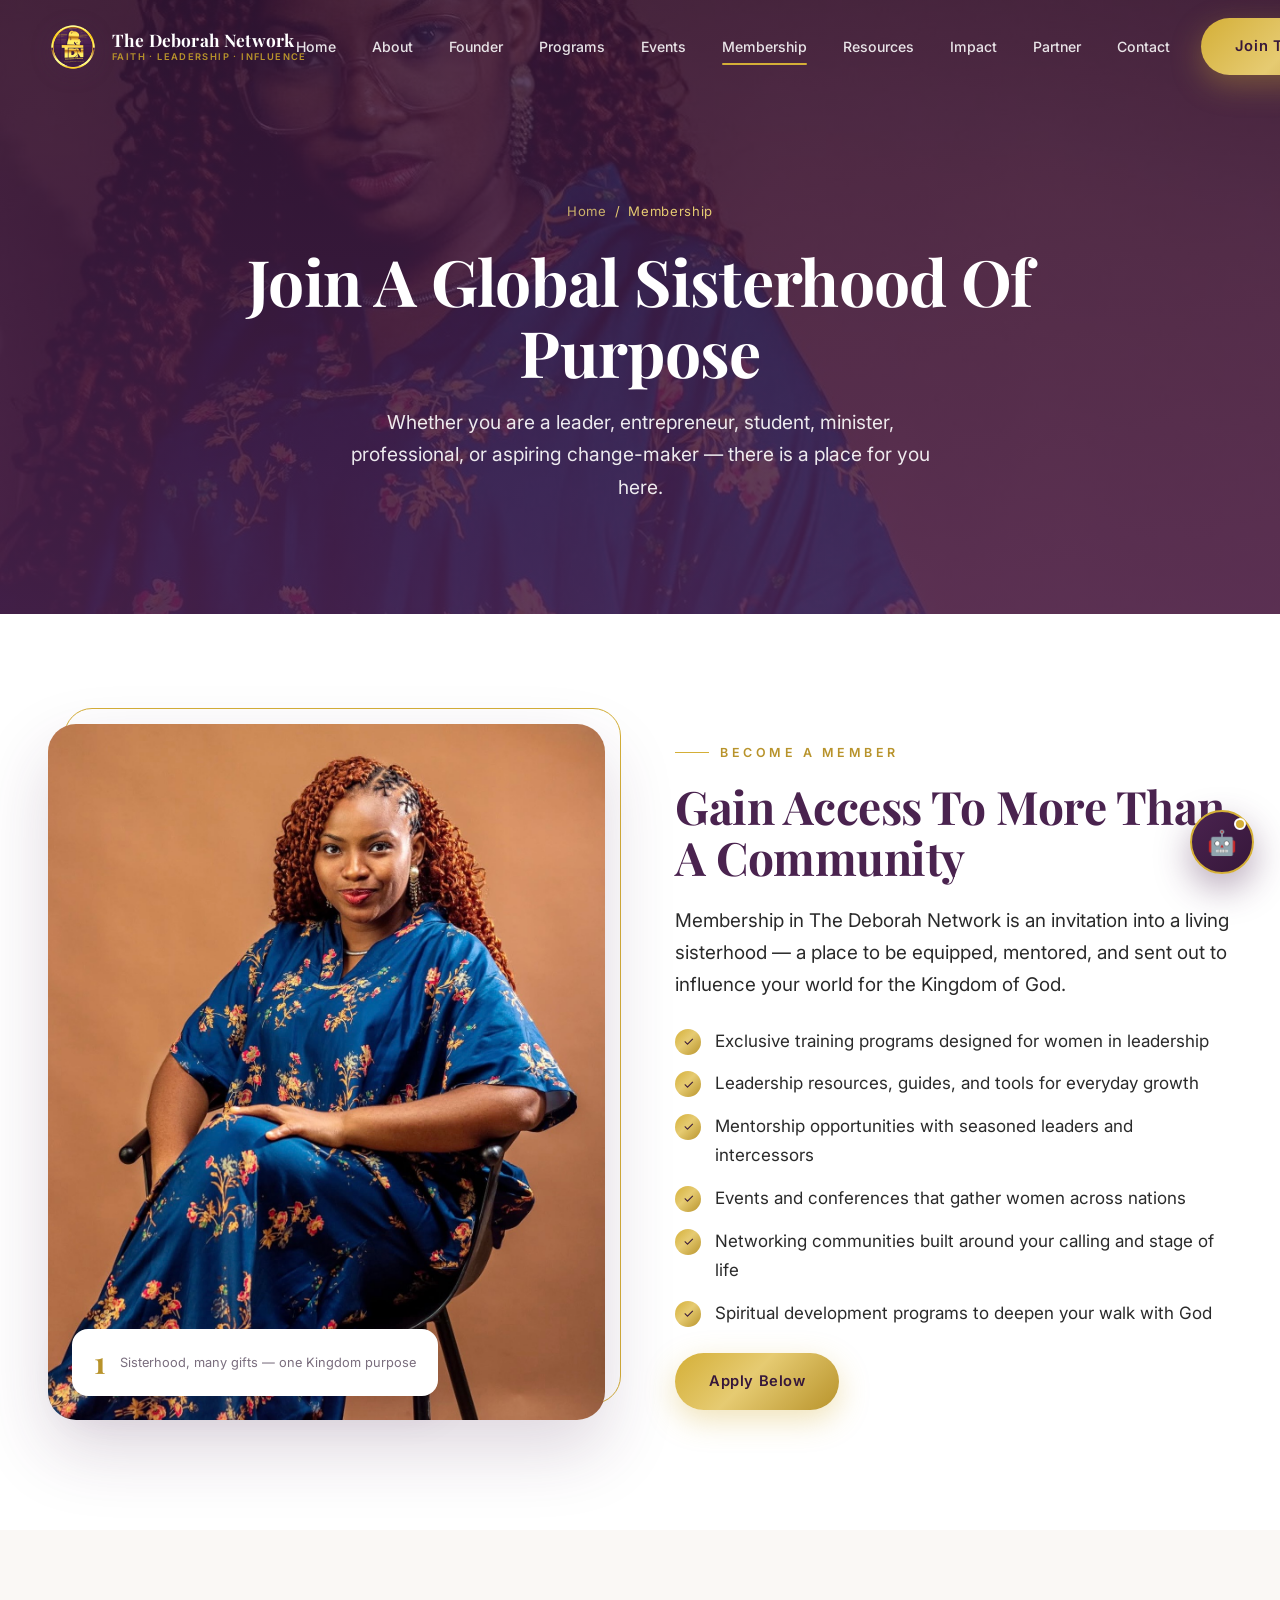
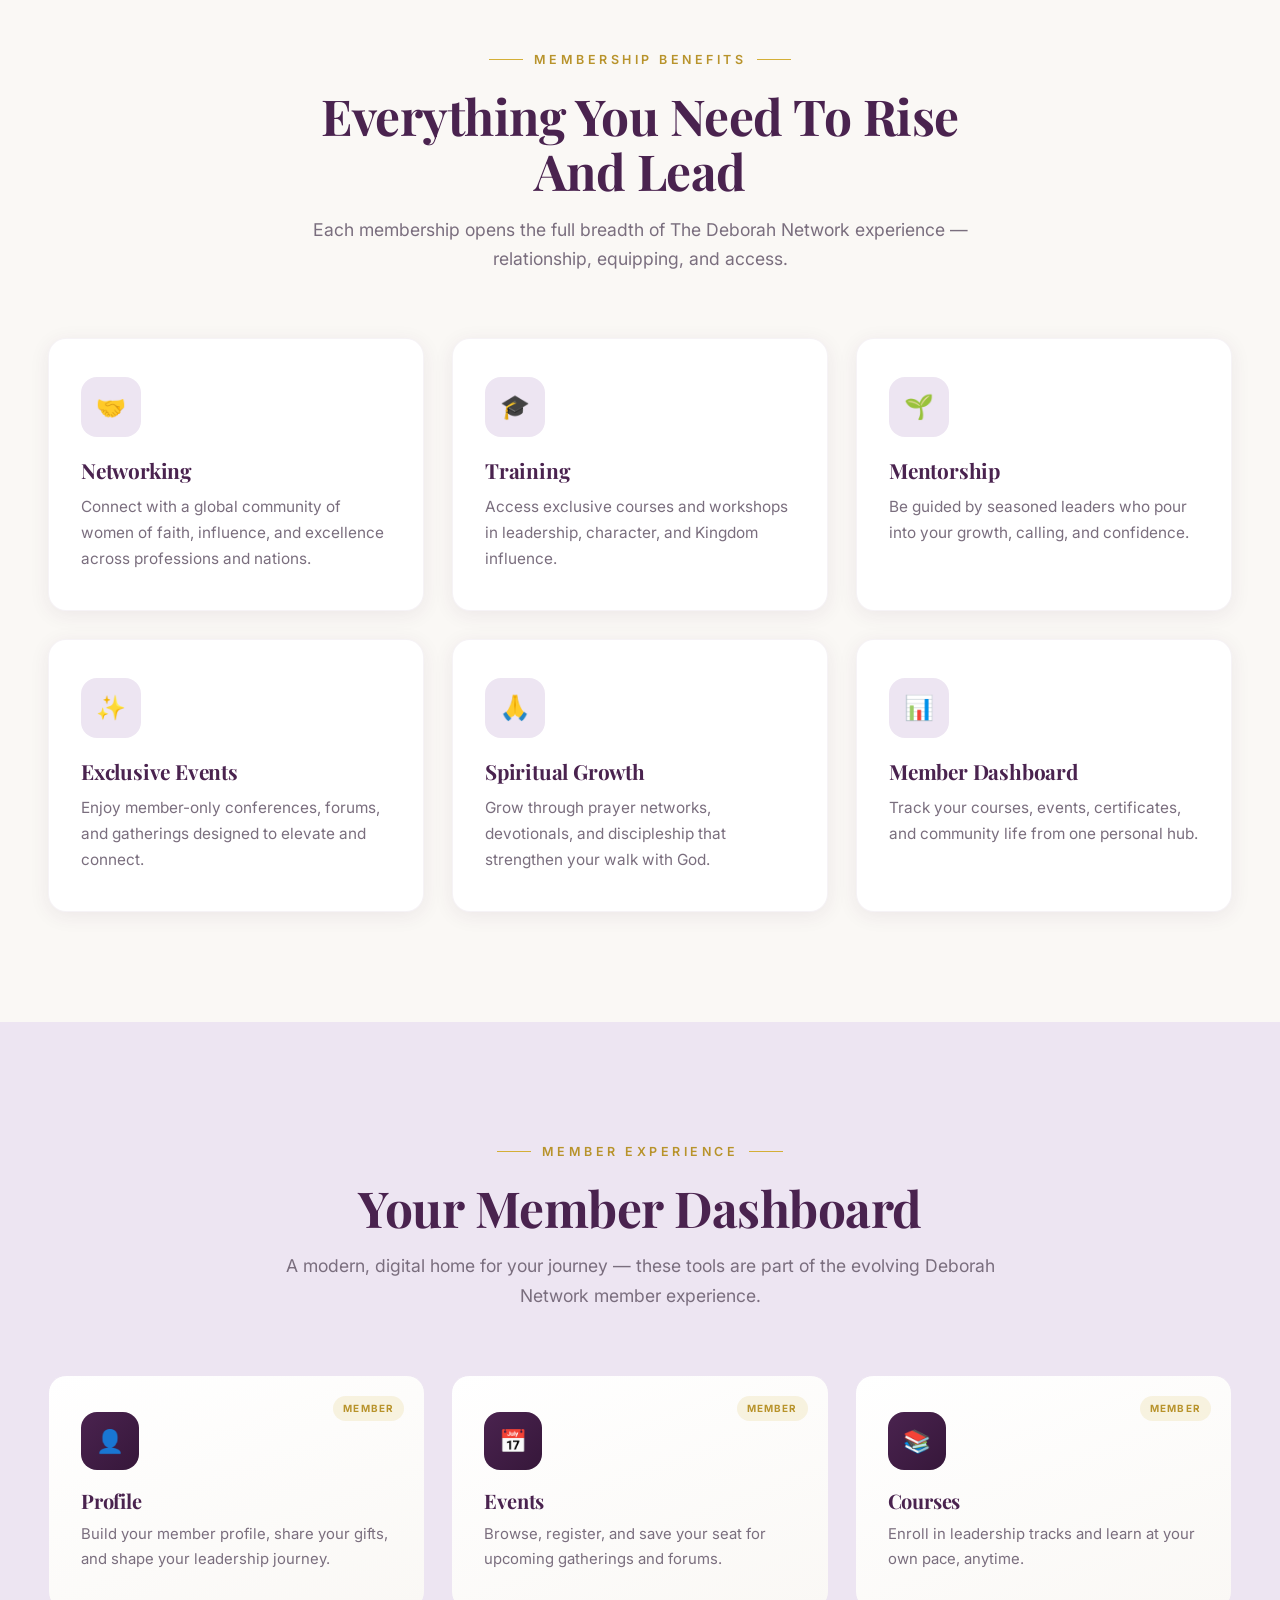
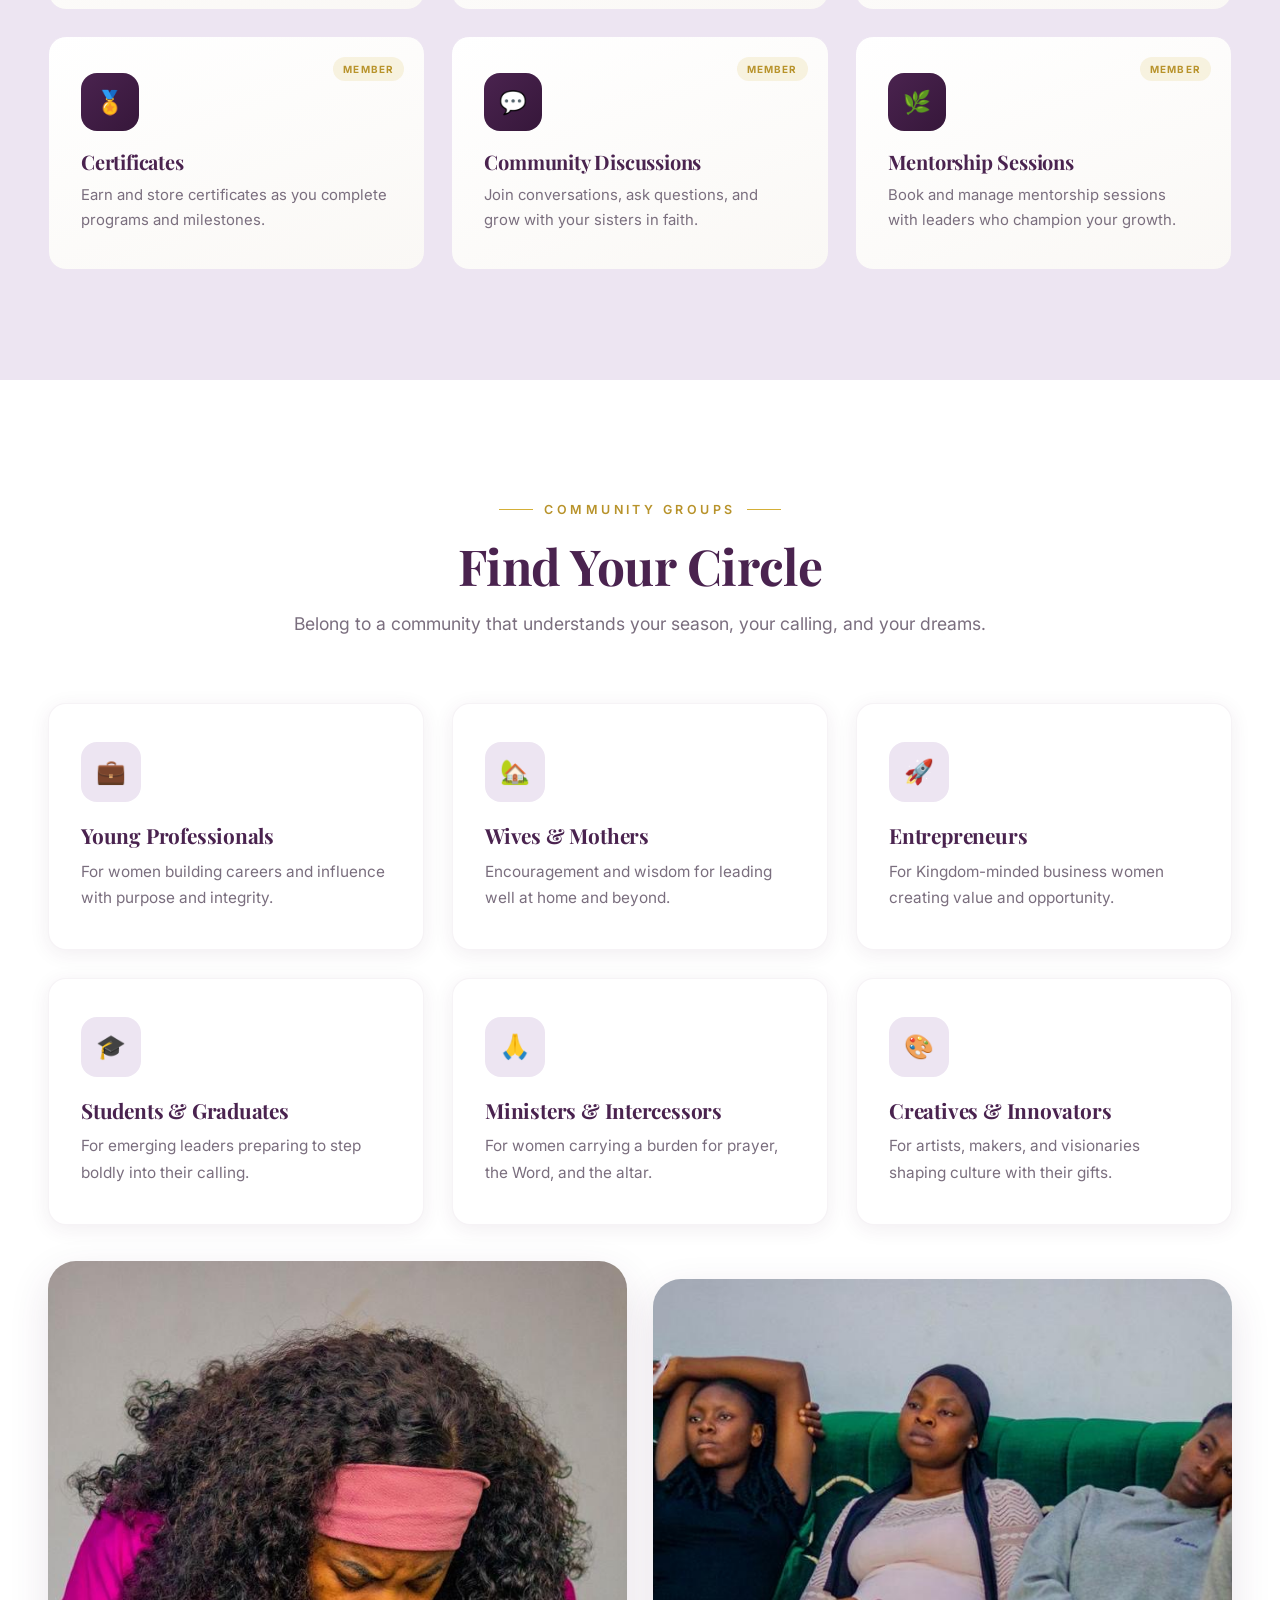
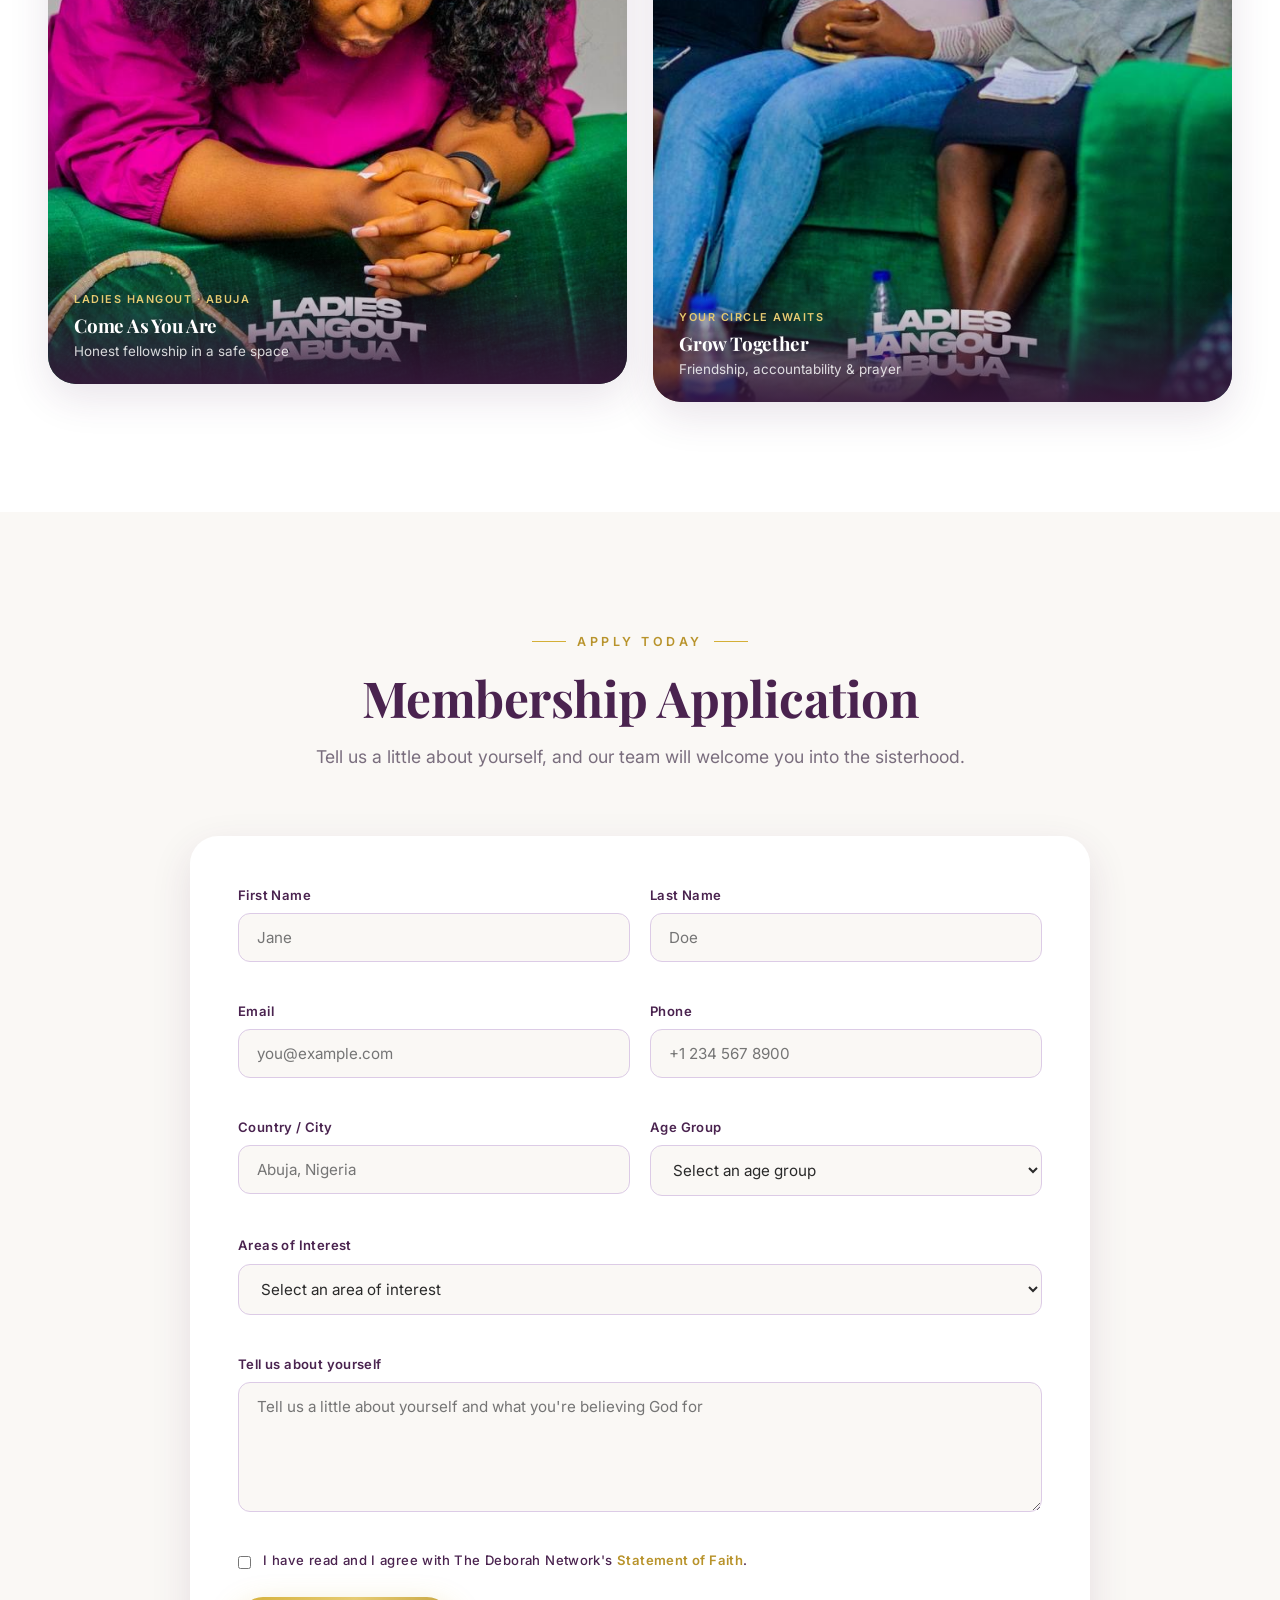
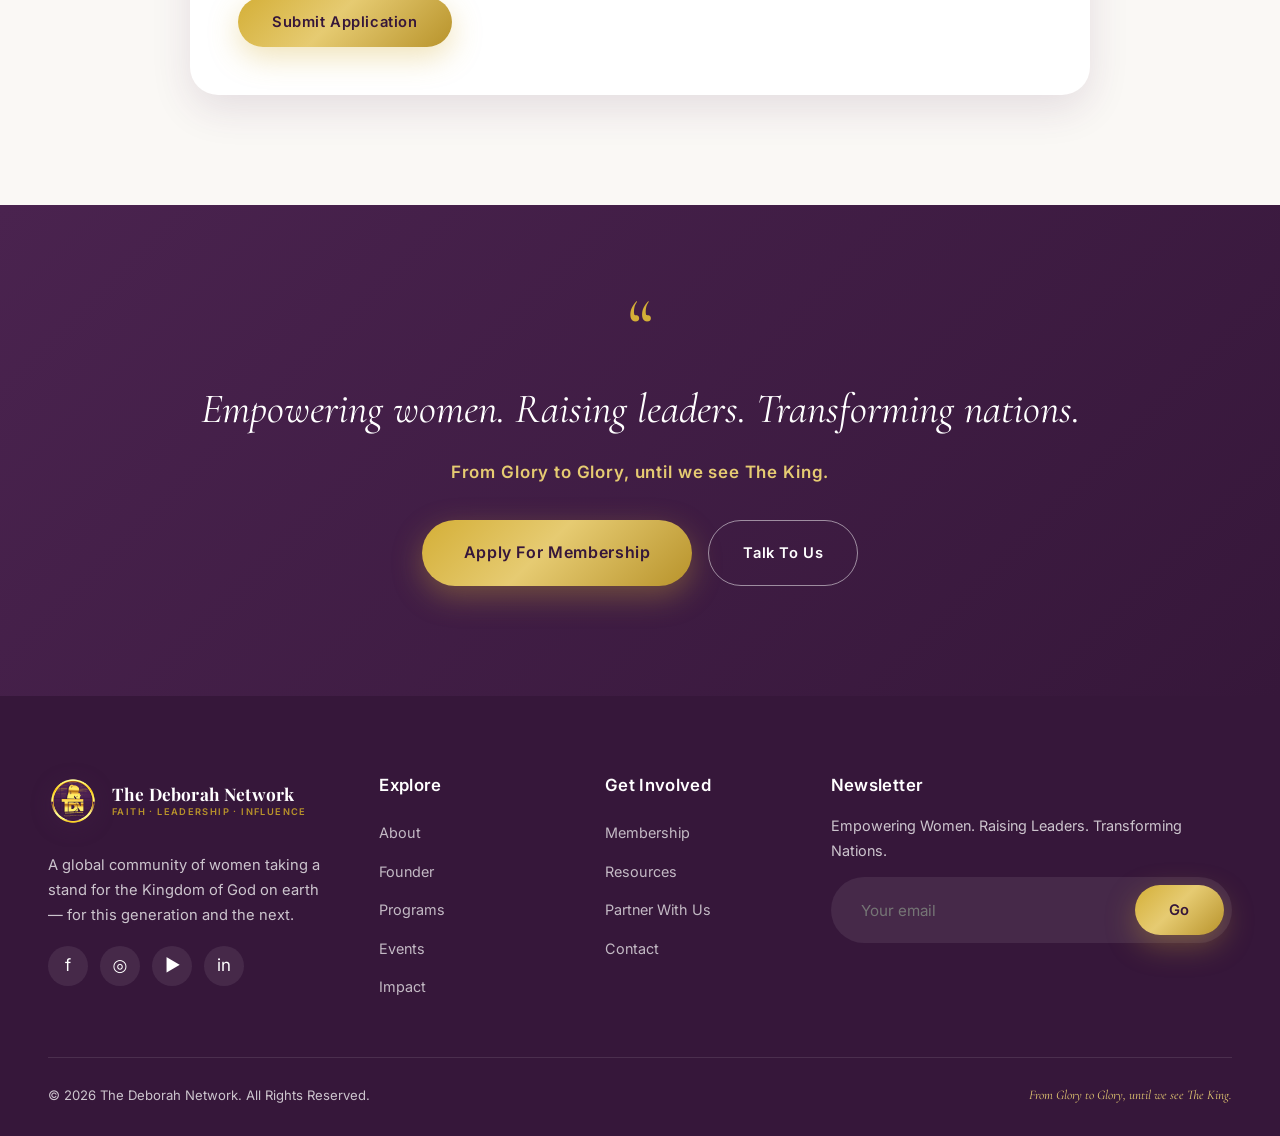
<file: membership.html>
<!DOCTYPE html>
<html lang="en">
<head>
<meta charset="UTF-8" />
<meta name="viewport" content="width=device-width, initial-scale=1.0" />
<title>Membership — The Deborah Network</title>
<meta name="description" content="Join a global sisterhood of purpose. The Deborah Network membership opens access to training, mentorship, events, and a digital member experience for women of faith and influence." />
<link rel="preconnect" href="https://fonts.googleapis.com" />
<link rel="preconnect" href="https://fonts.gstatic.com" crossorigin />
<link href="https://fonts.googleapis.com/css2?family=Playfair+Display:ital,wght@0,500;0,600;0,700;0,800;1,500;1,600&family=Cormorant+Garamond:ital,wght@0,500;0,600;1,500;1,600&family=Inter:wght@400;500;600;700&display=swap" rel="stylesheet" />
<link rel="stylesheet" href="assets/css/styles.css" />
</head>
<body>

<!-- ============ HEADER ============ -->
<header class="header on-dark">
  <div class="container header__inner">
    <a class="brand" href="index.html">
      <img class="brand__mark" src="assets/images/logo-tdn.png" alt="The Deborah Network — TDN logo" width="50" height="50">
      <span class="brand__text">
        <span class="brand__name">The Deborah Network</span>
        <span class="brand__tag">Faith · Leadership · Influence</span>
      </span>
    </a>
    <nav class="nav" aria-label="Primary">
      <a class="nav__link" href="index.html">Home</a>
      <div class="has-dropdown">
        <a class="nav__link" href="about.html">About</a>
        <div class="dropdown">
          <a href="about.html">About TDN</a>
          <a href="about.html#vision">Our Vision</a>
          <a href="about.html#mission">Our Mission</a>
          <a href="about.html#values">Core Values</a>
          <a href="about.html#faith">Statement of Faith</a>
        </div>
      </div>
      <a class="nav__link" href="founder.html">Founder</a>
      <a class="nav__link" href="programs.html">Programs</a>
      <a class="nav__link" href="events.html">Events</a>
      <a class="nav__link active" href="membership.html">Membership</a>
      <a class="nav__link" href="resources.html">Resources</a>
      <a class="nav__link" href="impact.html">Impact</a>
      <a class="nav__link" href="partner.html">Partner</a>
      <a class="nav__link" href="contact.html">Contact</a>
      <a class="btn btn--gold nav__cta" href="membership.html">Join The Network</a>
    </nav>
    <button class="nav__toggle" aria-label="Menu"><span></span><span></span><span></span></button>
  </div>
</header>

<!-- ============ PAGE HERO ============ -->
<section class="page-hero">
  <div class="page-hero__bg"><img src="assets/images/IMG_7066.jpg" alt="Women of The Deborah Network gathered in joyful fellowship" /></div>
  <div class="container">
    <div class="page-hero__inner">
      <nav class="breadcrumb" aria-label="Breadcrumb"><a href="index.html">Home</a><span>/</span><span>Membership</span></nav>
      <h1>Join A Global Sisterhood Of Purpose</h1>
      <p>Whether you are a leader, entrepreneur, student, minister, professional, or aspiring change-maker — there is a place for you here.</p>
    </div>
  </div>
</section>

<!-- ============ WHY BECOME A MEMBER ============ -->
<section class="section section--white">
  <div class="container">
    <div class="split">
      <div class="split__media tall reveal">
        <div class="media-frame">
          <img src="assets/images/IMG_7069.jpg" alt="A member of The Deborah Network smiling in a studio portrait" />
          <div class="media-badge"><span class="big">1</span><span class="small">Sisterhood, many gifts — one Kingdom purpose</span></div>
        </div>
      </div>
      <div class="split__body reveal" data-d="1">
        <span class="eyebrow">Become A Member</span>
        <h2>Gain Access To More Than A Community</h2>
        <p class="intro">Membership in The Deborah Network is an invitation into a living sisterhood — a place to be equipped, mentored, and sent out to influence your world for the Kingdom of God.</p>
        <ul class="ticklist gold">
          <li><span class="tk">✓</span><span>Exclusive training programs designed for women in leadership</span></li>
          <li><span class="tk">✓</span><span>Leadership resources, guides, and tools for everyday growth</span></li>
          <li><span class="tk">✓</span><span>Mentorship opportunities with seasoned leaders and intercessors</span></li>
          <li><span class="tk">✓</span><span>Events and conferences that gather women across nations</span></li>
          <li><span class="tk">✓</span><span>Networking communities built around your calling and stage of life</span></li>
          <li><span class="tk">✓</span><span>Spiritual development programs to deepen your walk with God</span></li>
        </ul>
        <div class="btn-row"><a class="btn btn--gold" href="#apply">Apply Below</a></div>
      </div>
    </div>
  </div>
</section>

<!-- ============ MEMBERSHIP BENEFITS ============ -->
<section class="section section--ivory">
  <div class="container">
    <div class="section-head center reveal">
      <span class="eyebrow center">Membership Benefits</span>
      <h2>Everything You Need To Rise And Lead</h2>
      <p>Each membership opens the full breadth of The Deborah Network experience — relationship, equipping, and access.</p>
    </div>
    <div class="cards col-3">
      <div class="card reveal"><div class="card__icon">🤝</div><h3>Networking</h3><p>Connect with a global community of women of faith, influence, and excellence across professions and nations.</p></div>
      <div class="card reveal" data-d="1"><div class="card__icon">🎓</div><h3>Training</h3><p>Access exclusive courses and workshops in leadership, character, and Kingdom influence.</p></div>
      <div class="card reveal" data-d="2"><div class="card__icon">🌱</div><h3>Mentorship</h3><p>Be guided by seasoned leaders who pour into your growth, calling, and confidence.</p></div>
      <div class="card reveal"><div class="card__icon">✨</div><h3>Exclusive Events</h3><p>Enjoy member-only conferences, forums, and gatherings designed to elevate and connect.</p></div>
      <div class="card reveal" data-d="1"><div class="card__icon">🙏</div><h3>Spiritual Growth</h3><p>Grow through prayer networks, devotionals, and discipleship that strengthen your walk with God.</p></div>
      <div class="card reveal" data-d="2"><div class="card__icon">📊</div><h3>Member Dashboard</h3><p>Track your courses, events, certificates, and community life from one personal hub.</p></div>
    </div>
  </div>
</section>

<!-- ============ MEMBER EXPERIENCE (FUTURISTIC) ============ -->
<section class="section section--lavender">
  <div class="container">
    <div class="section-head center reveal">
      <span class="eyebrow center">Member Experience</span>
      <h2>Your Member Dashboard</h2>
      <p>A modern, digital home for your journey — these tools are part of the evolving Deborah Network member experience.</p>
    </div>
    <div class="feature-deck">
      <div class="feature-card reveal"><span class="badge-soon">Member</span><div class="fic">👤</div><h3>Profile</h3><p>Build your member profile, share your gifts, and shape your leadership journey.</p></div>
      <div class="feature-card reveal" data-d="1"><span class="badge-soon">Member</span><div class="fic">📅</div><h3>Events</h3><p>Browse, register, and save your seat for upcoming gatherings and forums.</p></div>
      <div class="feature-card reveal" data-d="2"><span class="badge-soon">Member</span><div class="fic">📚</div><h3>Courses</h3><p>Enroll in leadership tracks and learn at your own pace, anytime.</p></div>
      <div class="feature-card reveal"><span class="badge-soon">Member</span><div class="fic">🏅</div><h3>Certificates</h3><p>Earn and store certificates as you complete programs and milestones.</p></div>
      <div class="feature-card reveal" data-d="1"><span class="badge-soon">Member</span><div class="fic">💬</div><h3>Community Discussions</h3><p>Join conversations, ask questions, and grow with your sisters in faith.</p></div>
      <div class="feature-card reveal" data-d="2"><span class="badge-soon">Member</span><div class="fic">🌿</div><h3>Mentorship Sessions</h3><p>Book and manage mentorship sessions with leaders who champion your growth.</p></div>
    </div>
  </div>
</section>

<!-- ============ COMMUNITY GROUPS ============ -->
<section class="section section--white">
  <div class="container">
    <div class="section-head center reveal">
      <span class="eyebrow center">Community Groups</span>
      <h2>Find Your Circle</h2>
      <p>Belong to a community that understands your season, your calling, and your dreams.</p>
    </div>
    <div class="cards col-3">
      <div class="card reveal"><div class="card__icon">💼</div><h3>Young Professionals</h3><p>For women building careers and influence with purpose and integrity.</p></div>
      <div class="card reveal" data-d="1"><div class="card__icon">🏡</div><h3>Wives &amp; Mothers</h3><p>Encouragement and wisdom for leading well at home and beyond.</p></div>
      <div class="card reveal" data-d="2"><div class="card__icon">🚀</div><h3>Entrepreneurs</h3><p>For Kingdom-minded business women creating value and opportunity.</p></div>
      <div class="card reveal"><div class="card__icon">🎓</div><h3>Students &amp; Graduates</h3><p>For emerging leaders preparing to step boldly into their calling.</p></div>
      <div class="card reveal" data-d="1"><div class="card__icon">🙏</div><h3>Ministers &amp; Intercessors</h3><p>For women carrying a burden for prayer, the Word, and the altar.</p></div>
      <div class="card reveal" data-d="2"><div class="card__icon">🎨</div><h3>Creatives &amp; Innovators</h3><p>For artists, makers, and visionaries shaping culture with their gifts.</p></div>
    </div>
    <div class="duo duo--stagger reveal" style="margin-top:54px;">
      <div class="photobox portrait">
        <img src="assets/images/hangout-prayer.jpg" alt="Women praying together at Ladies Hangout Abuja" loading="lazy">
        <div class="photobox__cap"><span class="k">Ladies Hangout · Abuja</span><h4>Come As You Are</h4><p>Honest fellowship in a safe space</p></div>
      </div>
      <div class="photobox portrait">
        <img src="assets/images/hangout-group.jpg" alt="A circle of women in conversation" loading="lazy">
        <div class="photobox__cap"><span class="k">Your Circle Awaits</span><h4>Grow Together</h4><p>Friendship, accountability &amp; prayer</p></div>
      </div>
    </div>
  </div>
</section>

<!-- ============ APPLICATION FORM ============ -->
<section class="section section--ivory" id="apply">
  <div class="container">
    <div class="section-head center reveal">
      <span class="eyebrow center">Apply Today</span>
      <h2>Membership Application</h2>
      <p>Tell us a little about yourself, and our team will welcome you into the sisterhood.</p>
    </div>
    <div class="form-card reveal" data-d="1" style="max-width:900px;margin:0 auto;">
      <form data-demo="Thank you! Your application has been received — welcome to the sisterhood. 💛">
        <div class="form-grid">
          <div class="field"><label for="fname">First Name</label><input id="fname" type="text" name="fname" placeholder="Jane" required /></div>
          <div class="field"><label for="lname">Last Name</label><input id="lname" type="text" name="lname" placeholder="Doe" required /></div>
          <div class="field"><label for="email">Email</label><input id="email" type="email" name="email" placeholder="you@example.com" required /></div>
          <div class="field"><label for="phone">Phone</label><input id="phone" type="tel" name="phone" placeholder="+1 234 567 8900" /></div>
          <div class="field"><label for="location">Country / City</label><input id="location" type="text" name="location" placeholder="Abuja, Nigeria" /></div>
          <div class="field"><label for="age">Age Group</label>
            <select id="age" name="age">
              <option value="">Select an age group</option>
              <option>18-24</option>
              <option>25-34</option>
              <option>35-44</option>
              <option>45-54</option>
              <option>55+</option>
            </select>
          </div>
          <div class="field full"><label for="interest">Areas of Interest</label>
            <select id="interest" name="interest">
              <option value="">Select an area of interest</option>
              <option>Leadership</option>
              <option>Mentorship</option>
              <option>Prayer &amp; Intercession</option>
              <option>Entrepreneurship</option>
              <option>Community Service</option>
            </select>
          </div>
          <div class="field full"><label for="about">Tell us about yourself</label><textarea id="about" name="about" placeholder="Tell us a little about yourself and what you're believing God for"></textarea></div>
          <div class="field full" style="flex-direction:row;align-items:flex-start;gap:12px;">
            <input id="faith-agree" type="checkbox" name="faith-agree" required style="width:auto;margin-top:6px;" />
            <label for="faith-agree" style="font-weight:500;line-height:1.6;">I have read and I agree with The Deborah Network's <a href="about.html#faith" class="text-gold" style="font-weight:600;">Statement of Faith</a>.</label>
          </div>
        </div>
        <div class="btn-row" style="margin-top:8px;"><button class="btn btn--gold" type="submit">Submit Application</button></div>
      </form>
    </div>
  </div>
</section>

<!-- ============ CLOSING CTA ============ -->
<section class="section section--plum">
  <div class="container">
    <div class="quote-band reveal">
      <span class="qmark">&ldquo;</span>
      <blockquote>Empowering women. Raising leaders. Transforming nations.</blockquote>
      <cite>From Glory to Glory, until we see The King.</cite>
      <div class="btn-row center" style="margin-top:34px;"><a class="btn btn--gold btn--lg" href="#apply">Apply For Membership</a><a class="btn btn--ghost-light" href="contact.html">Talk To Us</a></div>
    </div>
  </div>
</section>

<!-- ============ FOOTER ============ -->
<footer class="footer">
  <div class="container">
    <div class="footer__top">
      <div class="footer__about">
        <a class="brand" href="index.html"><img class="brand__mark" src="assets/images/logo-tdn.png" alt="The Deborah Network — TDN logo" width="50" height="50"><span class="brand__text"><span class="brand__name">The Deborah Network</span><span class="brand__tag">Faith · Leadership · Influence</span></span></a>
        <p>A global community of women taking a stand for the Kingdom of God on earth — for this generation and the next.</p>
        <div class="footer__social"><a href="#" aria-label="Facebook">f</a><a href="#" aria-label="Instagram">◎</a><a href="#" aria-label="YouTube">▶</a><a href="#" aria-label="LinkedIn">in</a></div>
      </div>
      <div><h4>Explore</h4><div class="footer__links"><a href="about.html">About</a><a href="founder.html">Founder</a><a href="programs.html">Programs</a><a href="events.html">Events</a><a href="impact.html">Impact</a></div></div>
      <div><h4>Get Involved</h4><div class="footer__links"><a href="membership.html">Membership</a><a href="resources.html">Resources</a><a href="partner.html">Partner With Us</a><a href="contact.html">Contact</a></div></div>
      <div>
        <h4>Newsletter</h4>
        <p style="font-size:0.9rem;margin-bottom:14px;">Empowering Women. Raising Leaders. Transforming Nations.</p>
        <form class="subscribe" data-demo="Subscribed! 💛" style="box-shadow:none;background:rgba(255,255,255,0.08);">
          <input type="email" placeholder="Your email" required aria-label="Email" style="color:#fff;" />
          <button class="btn btn--gold" type="submit">Go</button>
        </form>
      </div>
    </div>
    <div class="footer__bottom">
      <p>© <span data-year>2026</span> The Deborah Network. All Rights Reserved.</p>
      <p class="footer__motto">From Glory to Glory, until we see The King.</p>
    </div>
  </div>
</footer>
<button class="ai-fab" aria-label="Open Deborah AI Mentor">🤖<span class="ping"></span></button>
<div class="ai-panel" aria-label="Deborah AI Mentor">
  <div class="ai-panel__head">
    <span class="av">D</span>
    <div style="flex:1"><h4>Deborah AI Mentor</h4><p><span class="status" style="display:inline-block;margin-right:5px;"></span>Online · Here to help</p></div>
    <button data-ai-close aria-label="Close" style="color:#fff;font-size:1.3rem;">×</button>
  </div>
  <div class="ai-body"><div class="ai-msg bot">Hello, beautiful! I'm Deborah AI 🌿 — your companion for leadership, faith, and purpose. Ask me anything, or tap a suggestion below.</div></div>
  <div class="ai-suggest"><button>Leadership advice</button><button>Career guidance</button><button>Bible study</button><button>Upcoming events</button></div>
  <div class="ai-input"><input type="text" placeholder="Type your message…" aria-label="Message" /><button aria-label="Send">➤</button></div>
</div>
<script src="assets/js/main.js"></script>
</body>
</html>
</file>
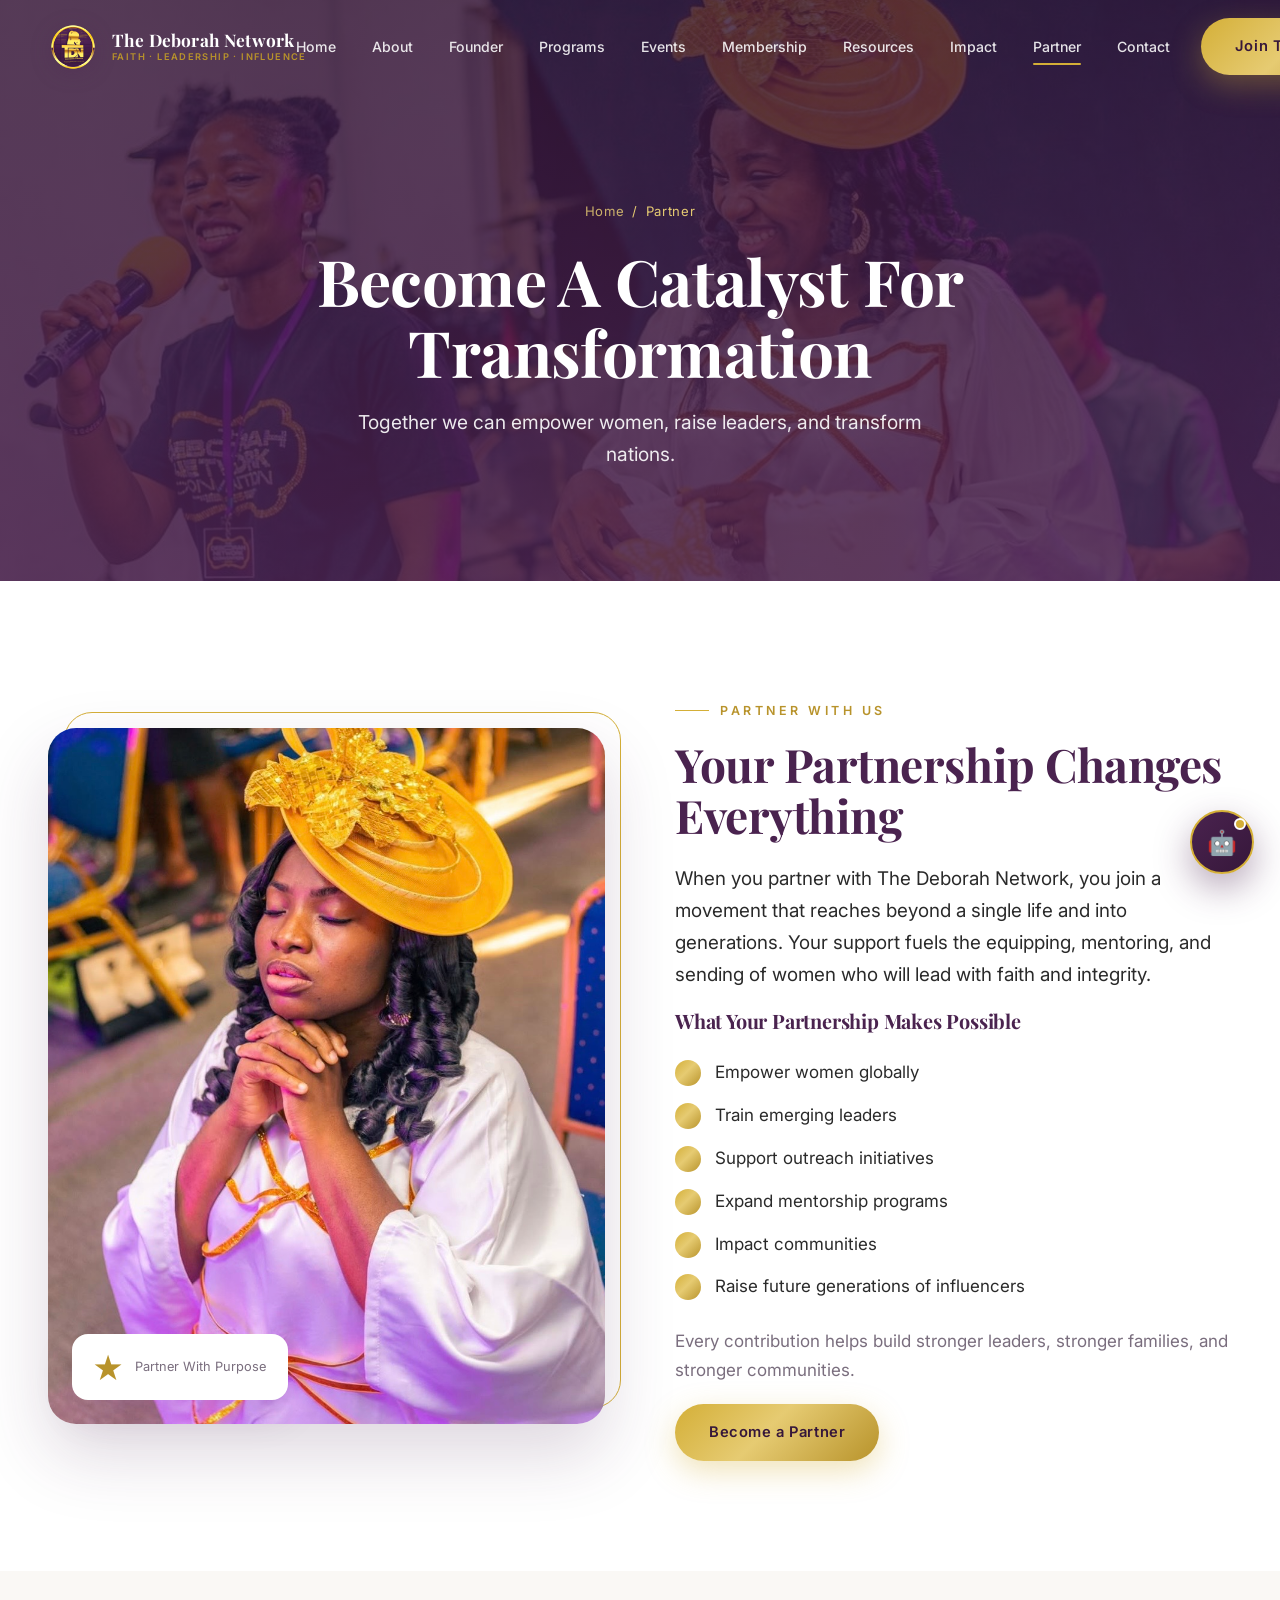
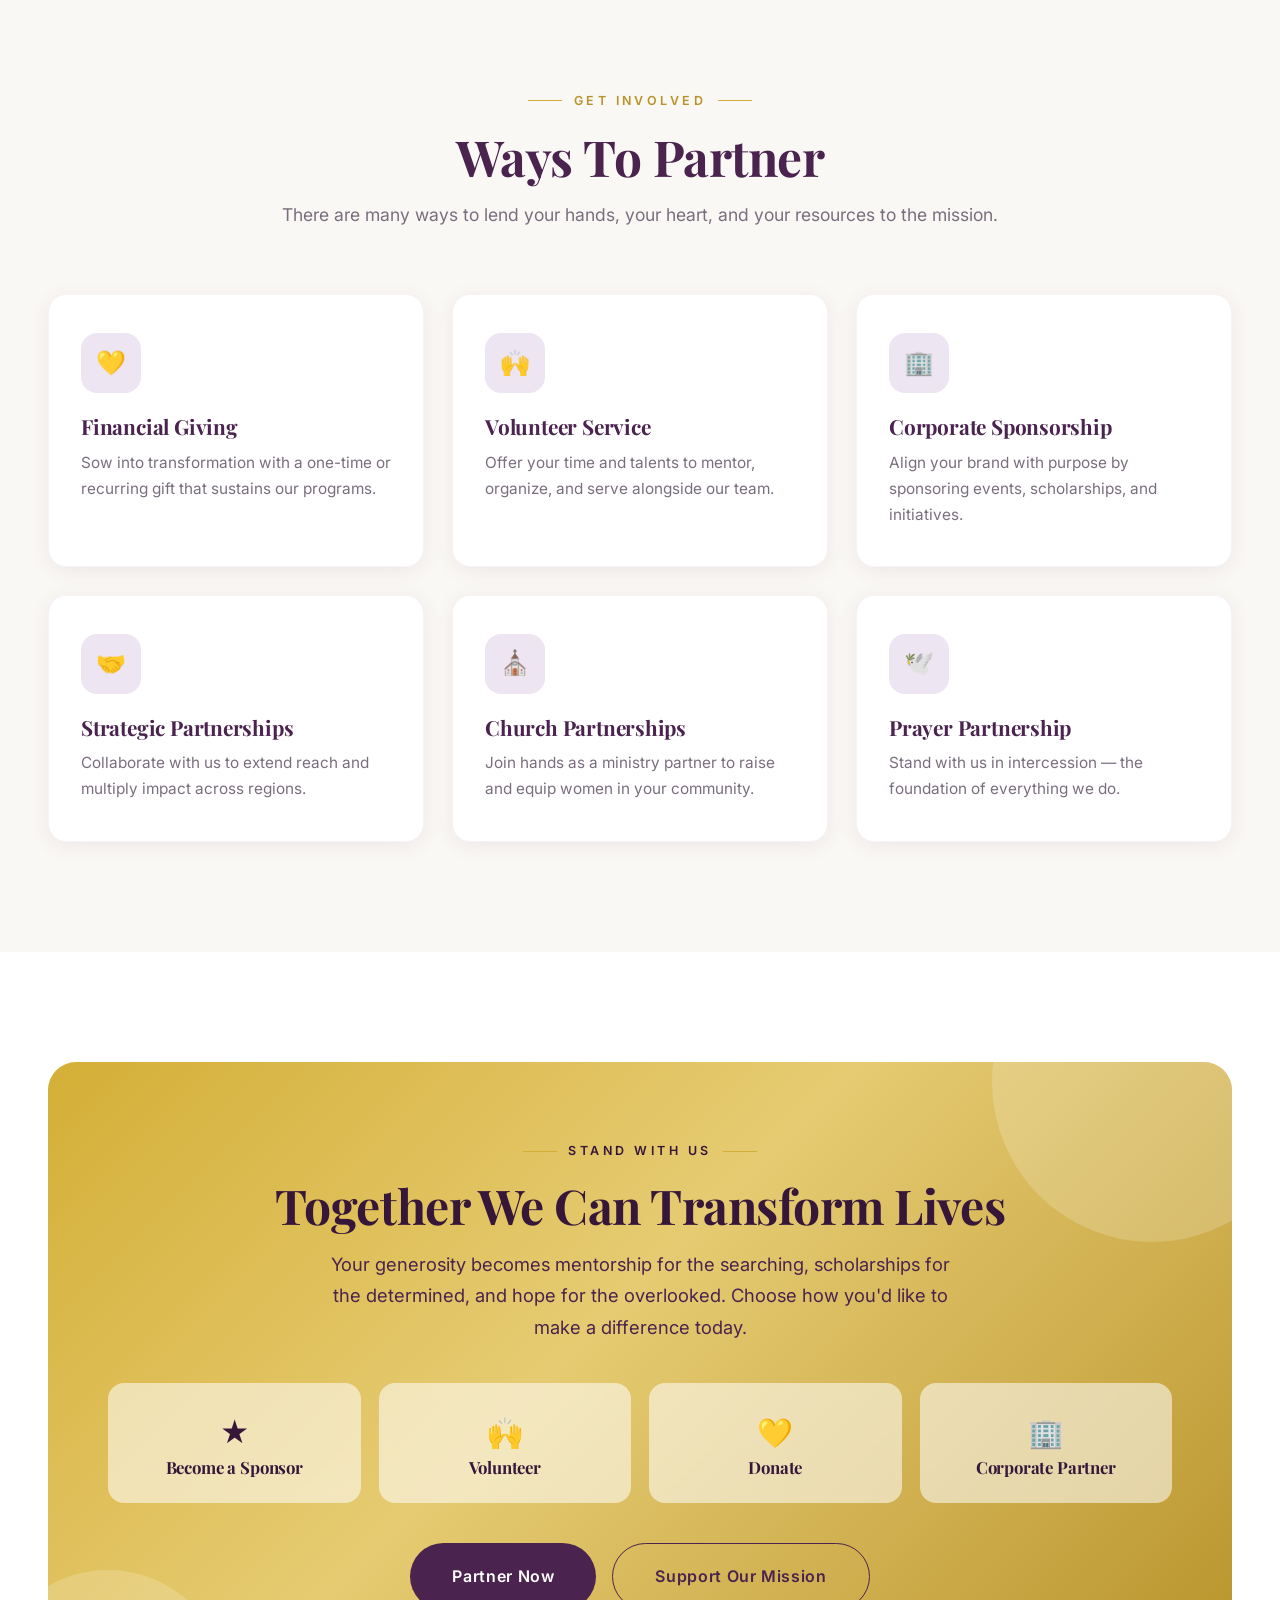
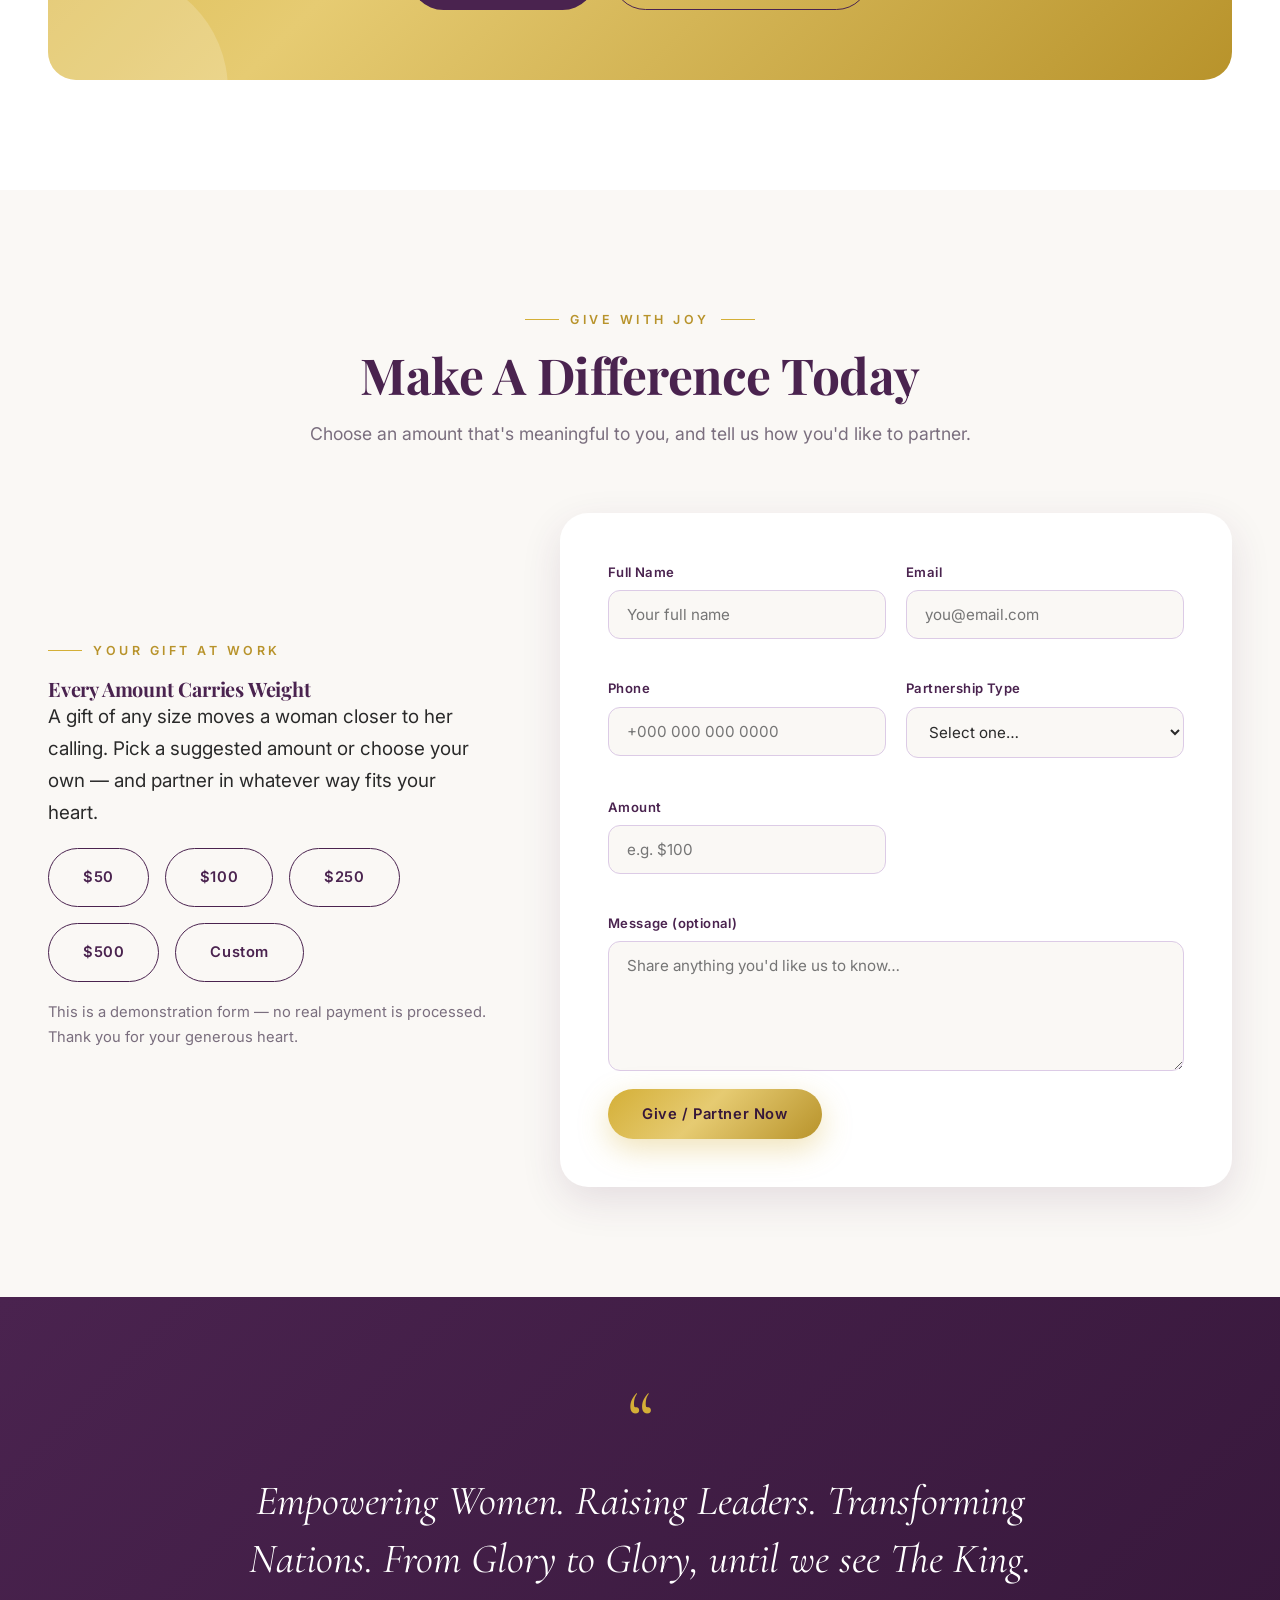
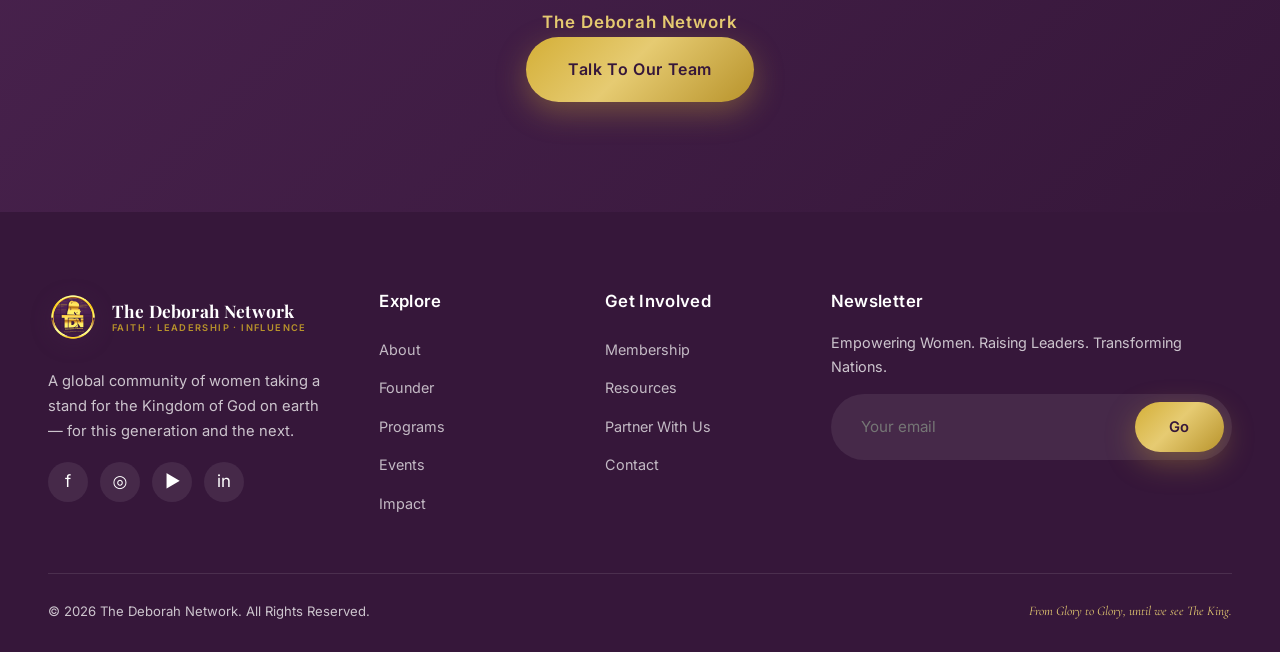
<file: partner.html>
<!DOCTYPE html>
<html lang="en">
<head>
<meta charset="UTF-8" />
<meta name="viewport" content="width=device-width, initial-scale=1.0" />
<title>Partner With Us — The Deborah Network</title>
<meta name="description" content="Become a catalyst for transformation. Partner with The Deborah Network through giving, volunteering, sponsorship, and prayer to empower women, raise leaders, and transform nations." />
<link rel="preconnect" href="https://fonts.googleapis.com" />
<link rel="preconnect" href="https://fonts.gstatic.com" crossorigin />
<link href="https://fonts.googleapis.com/css2?family=Playfair+Display:ital,wght@0,500;0,600;0,700;0,800;1,500;1,600&family=Cormorant+Garamond:ital,wght@0,500;0,600;1,500;1,600&family=Inter:wght@400;500;600;700&display=swap" rel="stylesheet" />
<link rel="stylesheet" href="assets/css/styles.css" />
</head>
<body>

<!-- ============ HEADER ============ -->
<header class="header on-dark">
  <div class="container header__inner">
    <a class="brand" href="index.html">
      <img class="brand__mark" src="assets/images/logo-tdn.png" alt="The Deborah Network — TDN logo" width="50" height="50">
      <span class="brand__text">
        <span class="brand__name">The Deborah Network</span>
        <span class="brand__tag">Faith · Leadership · Influence</span>
      </span>
    </a>
    <nav class="nav" aria-label="Primary">
      <a class="nav__link" href="index.html">Home</a>
      <div class="has-dropdown">
        <a class="nav__link" href="about.html">About</a>
        <div class="dropdown">
          <a href="about.html">About TDN</a>
          <a href="about.html#vision">Our Vision</a>
          <a href="about.html#mission">Our Mission</a>
          <a href="about.html#values">Core Values</a>
          <a href="about.html#faith">Statement of Faith</a>
        </div>
      </div>
      <a class="nav__link" href="founder.html">Founder</a>
      <a class="nav__link" href="programs.html">Programs</a>
      <a class="nav__link" href="events.html">Events</a>
      <a class="nav__link" href="membership.html">Membership</a>
      <a class="nav__link" href="resources.html">Resources</a>
      <a class="nav__link" href="impact.html">Impact</a>
      <a class="nav__link active" href="partner.html">Partner</a>
      <a class="nav__link" href="contact.html">Contact</a>
      <a class="btn btn--gold nav__cta" href="membership.html">Join The Network</a>
    </nav>
    <button class="nav__toggle" aria-label="Menu"><span></span><span></span><span></span></button>
  </div>
</header>

<!-- ============ PAGE HERO ============ -->
<section class="page-hero">
  <div class="page-hero__bg"><img src="assets/images/IMG_7071.jpg" alt="A celebratory convention scene of women gathered together in joy" /></div>
  <div class="container">
    <div class="page-hero__inner">
      <nav class="breadcrumb" aria-label="Breadcrumb"><a href="index.html">Home</a> / <span>Partner</span></nav>
      <h1>Become A Catalyst For Transformation</h1>
      <p>Together we can empower women, raise leaders, and transform nations.</p>
    </div>
  </div>
</section>

<!-- ============ 1. INTRO SPLIT ============ -->
<section class="section section--white">
  <div class="container">
    <div class="split">
      <div class="split__media tall reveal">
        <div class="media-frame"><img src="assets/images/IMG_7090.jpg" alt="Women lifting their hands in worship at a gathering" /></div>
        <div class="media-badge"><span class="big">★</span><span class="small">Partner With Purpose</span></div>
      </div>
      <div class="split__body reveal" data-d="1">
        <span class="eyebrow">Partner With Us</span>
        <h2>Your Partnership Changes Everything</h2>
        <p class="intro">When you partner with The Deborah Network, you join a movement that reaches beyond a single life and into generations. Your support fuels the equipping, mentoring, and sending of women who will lead with faith and integrity.</p>
        <h3>What Your Partnership Makes Possible</h3>
        <ul class="ticklist gold">
          <li><span class="tk"></span>Empower women globally</li>
          <li><span class="tk"></span>Train emerging leaders</li>
          <li><span class="tk"></span>Support outreach initiatives</li>
          <li><span class="tk"></span>Expand mentorship programs</li>
          <li><span class="tk"></span>Impact communities</li>
          <li><span class="tk"></span>Raise future generations of influencers</li>
        </ul>
        <p>Every contribution helps build stronger leaders, stronger families, and stronger communities.</p>
        <a class="btn btn--gold" href="#give">Become a Partner</a>
      </div>
    </div>
  </div>
</section>

<!-- ============ 2. WAYS TO PARTNER ============ -->
<section class="section section--ivory">
  <div class="container">
    <div class="section-head center reveal">
      <span class="eyebrow center">Get Involved</span>
      <h2>Ways To Partner</h2>
      <p class="lead">There are many ways to lend your hands, your heart, and your resources to the mission.</p>
    </div>
    <div class="cards col-3">
      <div class="card reveal" data-d="1">
        <span class="card__icon">💛</span>
        <h3>Financial Giving</h3>
        <p>Sow into transformation with a one-time or recurring gift that sustains our programs.</p>
      </div>
      <div class="card reveal" data-d="2">
        <span class="card__icon">🙌</span>
        <h3>Volunteer Service</h3>
        <p>Offer your time and talents to mentor, organize, and serve alongside our team.</p>
      </div>
      <div class="card reveal" data-d="3">
        <span class="card__icon">🏢</span>
        <h3>Corporate Sponsorship</h3>
        <p>Align your brand with purpose by sponsoring events, scholarships, and initiatives.</p>
      </div>
      <div class="card reveal" data-d="1">
        <span class="card__icon">🤝</span>
        <h3>Strategic Partnerships</h3>
        <p>Collaborate with us to extend reach and multiply impact across regions.</p>
      </div>
      <div class="card reveal" data-d="2">
        <span class="card__icon">⛪</span>
        <h3>Church Partnerships</h3>
        <p>Join hands as a ministry partner to raise and equip women in your community.</p>
      </div>
      <div class="card reveal" data-d="3">
        <span class="card__icon">🕊️</span>
        <h3>Prayer Partnership</h3>
        <p>Stand with us in intercession — the foundation of everything we do.</p>
      </div>
    </div>
  </div>
</section>

<!-- ============ 3. GOLD PARTNER CTA BAND ============ -->
<section class="section section--white">
  <div class="container">
    <div class="partner-cta reveal">
      <span class="eyebrow center" style="color:var(--plum-deep);">Stand With Us</span>
      <h2>Together We Can Transform Lives</h2>
      <p>Your generosity becomes mentorship for the searching, scholarships for the determined, and hope for the overlooked. Choose how you'd like to make a difference today.</p>
      <div class="partner-ways">
        <div class="partner-way"><span class="ic">★</span><h4>Become a Sponsor</h4></div>
        <div class="partner-way"><span class="ic">🙌</span><h4>Volunteer</h4></div>
        <div class="partner-way"><span class="ic">💛</span><h4>Donate</h4></div>
        <div class="partner-way"><span class="ic">🏢</span><h4>Corporate Partner</h4></div>
      </div>
      <div class="btn-row center">
        <a class="btn btn--plum btn--lg" href="#give">Partner Now</a>
        <a class="btn btn--outline btn--lg" href="#give">Support Our Mission</a>
      </div>
    </div>
  </div>
</section>

<!-- ============ 4. DONATION / PARTNERSHIP FORM ============ -->
<section class="section section--ivory" id="give">
  <div class="container">
    <div class="section-head center reveal">
      <span class="eyebrow center">Give With Joy</span>
      <h2>Make A Difference Today</h2>
      <p class="lead">Choose an amount that's meaningful to you, and tell us how you'd like to partner.</p>
    </div>
    <div class="split">
      <div class="split__body reveal" data-d="1">
        <span class="eyebrow">Your Gift At Work</span>
        <h3>Every Amount Carries Weight</h3>
        <p class="intro">A gift of any size moves a woman closer to her calling. Pick a suggested amount or choose your own — and partner in whatever way fits your heart.</p>
        <div class="btn-row">
          <a class="btn btn--outline" href="#give">$50</a>
          <a class="btn btn--outline" href="#give">$100</a>
          <a class="btn btn--outline" href="#give">$250</a>
          <a class="btn btn--outline" href="#give">$500</a>
          <a class="btn btn--outline" href="#give">Custom</a>
        </div>
        <p style="margin-top:18px;font-size:0.92rem;">This is a demonstration form — no real payment is processed. Thank you for your generous heart.</p>
      </div>
      <div class="reveal" data-d="2">
        <div class="form-card">
          <form data-demo="Thank you for partnering with us — your generosity transforms lives. 💛">
            <div class="form-grid">
              <div class="field"><label for="p-name">Full Name</label><input id="p-name" type="text" name="name" placeholder="Your full name" required /></div>
              <div class="field"><label for="p-email">Email</label><input id="p-email" type="email" name="email" placeholder="you@email.com" required /></div>
              <div class="field"><label for="p-phone">Phone</label><input id="p-phone" type="tel" name="phone" placeholder="+000 000 000 0000" /></div>
              <div class="field"><label for="p-type">Partnership Type</label>
                <select id="p-type" name="partnership_type">
                  <option value="">Select one…</option>
                  <option>One-time Gift</option>
                  <option>Monthly Partner</option>
                  <option>Corporate Sponsorship</option>
                  <option>Volunteer</option>
                  <option>Church Partnership</option>
                </select>
              </div>
              <div class="field"><label for="p-amount">Amount</label><input id="p-amount" type="text" name="amount" placeholder="e.g. $100" /></div>
              <div class="field full"><label for="p-message">Message (optional)</label><textarea id="p-message" name="message" rows="4" placeholder="Share anything you'd like us to know…"></textarea></div>
            </div>
            <button class="btn btn--gold" type="submit">Give / Partner Now</button>
          </form>
        </div>
      </div>
    </div>
  </div>
</section>

<!-- ============ 5. CLOSE QUOTE BAND ============ -->
<section class="section section--plum">
  <div class="container">
    <div class="quote-band reveal">
      <span class="qmark">“</span>
      <blockquote>Empowering Women. Raising Leaders. Transforming Nations. From Glory to Glory, until we see The King.</blockquote>
      <cite>The Deborah Network</cite>
    </div>
    <div class="btn-row center reveal" data-d="2">
      <a class="btn btn--gold btn--lg" href="contact.html">Talk To Our Team</a>
    </div>
  </div>
</section>

<!-- ============ FOOTER ============ -->
<footer class="footer">
  <div class="container">
    <div class="footer__top">
      <div class="footer__about">
        <a class="brand" href="index.html"><img class="brand__mark" src="assets/images/logo-tdn.png" alt="The Deborah Network — TDN logo" width="50" height="50"><span class="brand__text"><span class="brand__name">The Deborah Network</span><span class="brand__tag">Faith · Leadership · Influence</span></span></a>
        <p>A global community of women taking a stand for the Kingdom of God on earth — for this generation and the next.</p>
        <div class="footer__social"><a href="#" aria-label="Facebook">f</a><a href="#" aria-label="Instagram">◎</a><a href="#" aria-label="YouTube">▶</a><a href="#" aria-label="LinkedIn">in</a></div>
      </div>
      <div><h4>Explore</h4><div class="footer__links"><a href="about.html">About</a><a href="founder.html">Founder</a><a href="programs.html">Programs</a><a href="events.html">Events</a><a href="impact.html">Impact</a></div></div>
      <div><h4>Get Involved</h4><div class="footer__links"><a href="membership.html">Membership</a><a href="resources.html">Resources</a><a href="partner.html">Partner With Us</a><a href="contact.html">Contact</a></div></div>
      <div>
        <h4>Newsletter</h4>
        <p style="font-size:0.9rem;margin-bottom:14px;">Empowering Women. Raising Leaders. Transforming Nations.</p>
        <form class="subscribe" data-demo="Subscribed! 💛" style="box-shadow:none;background:rgba(255,255,255,0.08);">
          <input type="email" placeholder="Your email" required aria-label="Email" style="color:#fff;" />
          <button class="btn btn--gold" type="submit">Go</button>
        </form>
      </div>
    </div>
    <div class="footer__bottom">
      <p>© <span data-year>2026</span> The Deborah Network. All Rights Reserved.</p>
      <p class="footer__motto">From Glory to Glory, until we see The King.</p>
    </div>
  </div>
</footer>
<button class="ai-fab" aria-label="Open Deborah AI Mentor">🤖<span class="ping"></span></button>
<div class="ai-panel" aria-label="Deborah AI Mentor">
  <div class="ai-panel__head">
    <span class="av">D</span>
    <div style="flex:1"><h4>Deborah AI Mentor</h4><p><span class="status" style="display:inline-block;margin-right:5px;"></span>Online · Here to help</p></div>
    <button data-ai-close aria-label="Close" style="color:#fff;font-size:1.3rem;">×</button>
  </div>
  <div class="ai-body"><div class="ai-msg bot">Hello, beautiful! I'm Deborah AI 🌿 — your companion for leadership, faith, and purpose. Ask me anything, or tap a suggestion below.</div></div>
  <div class="ai-suggest"><button>Leadership advice</button><button>Career guidance</button><button>Bible study</button><button>Upcoming events</button></div>
  <div class="ai-input"><input type="text" placeholder="Type your message…" aria-label="Message" /><button aria-label="Send">➤</button></div>
</div>
<script src="assets/js/main.js"></script>
</body>
</html>
</file>
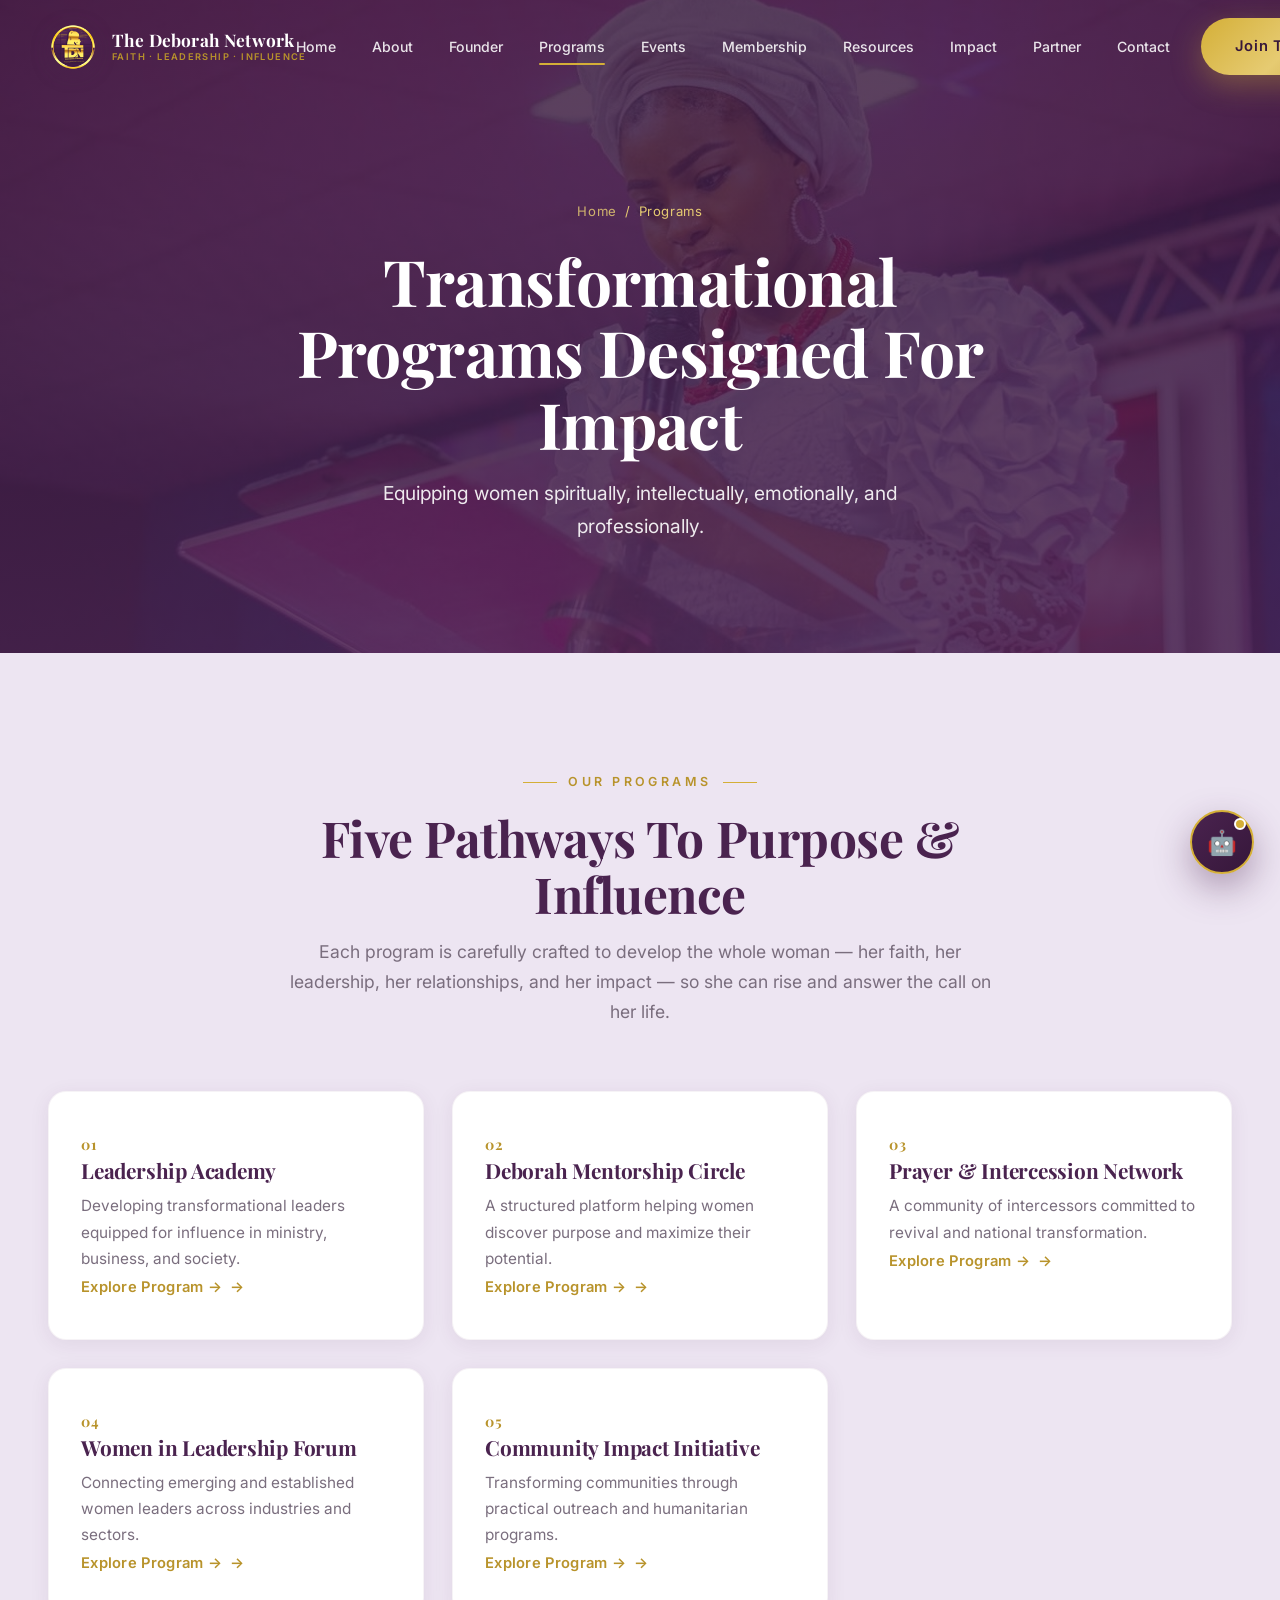
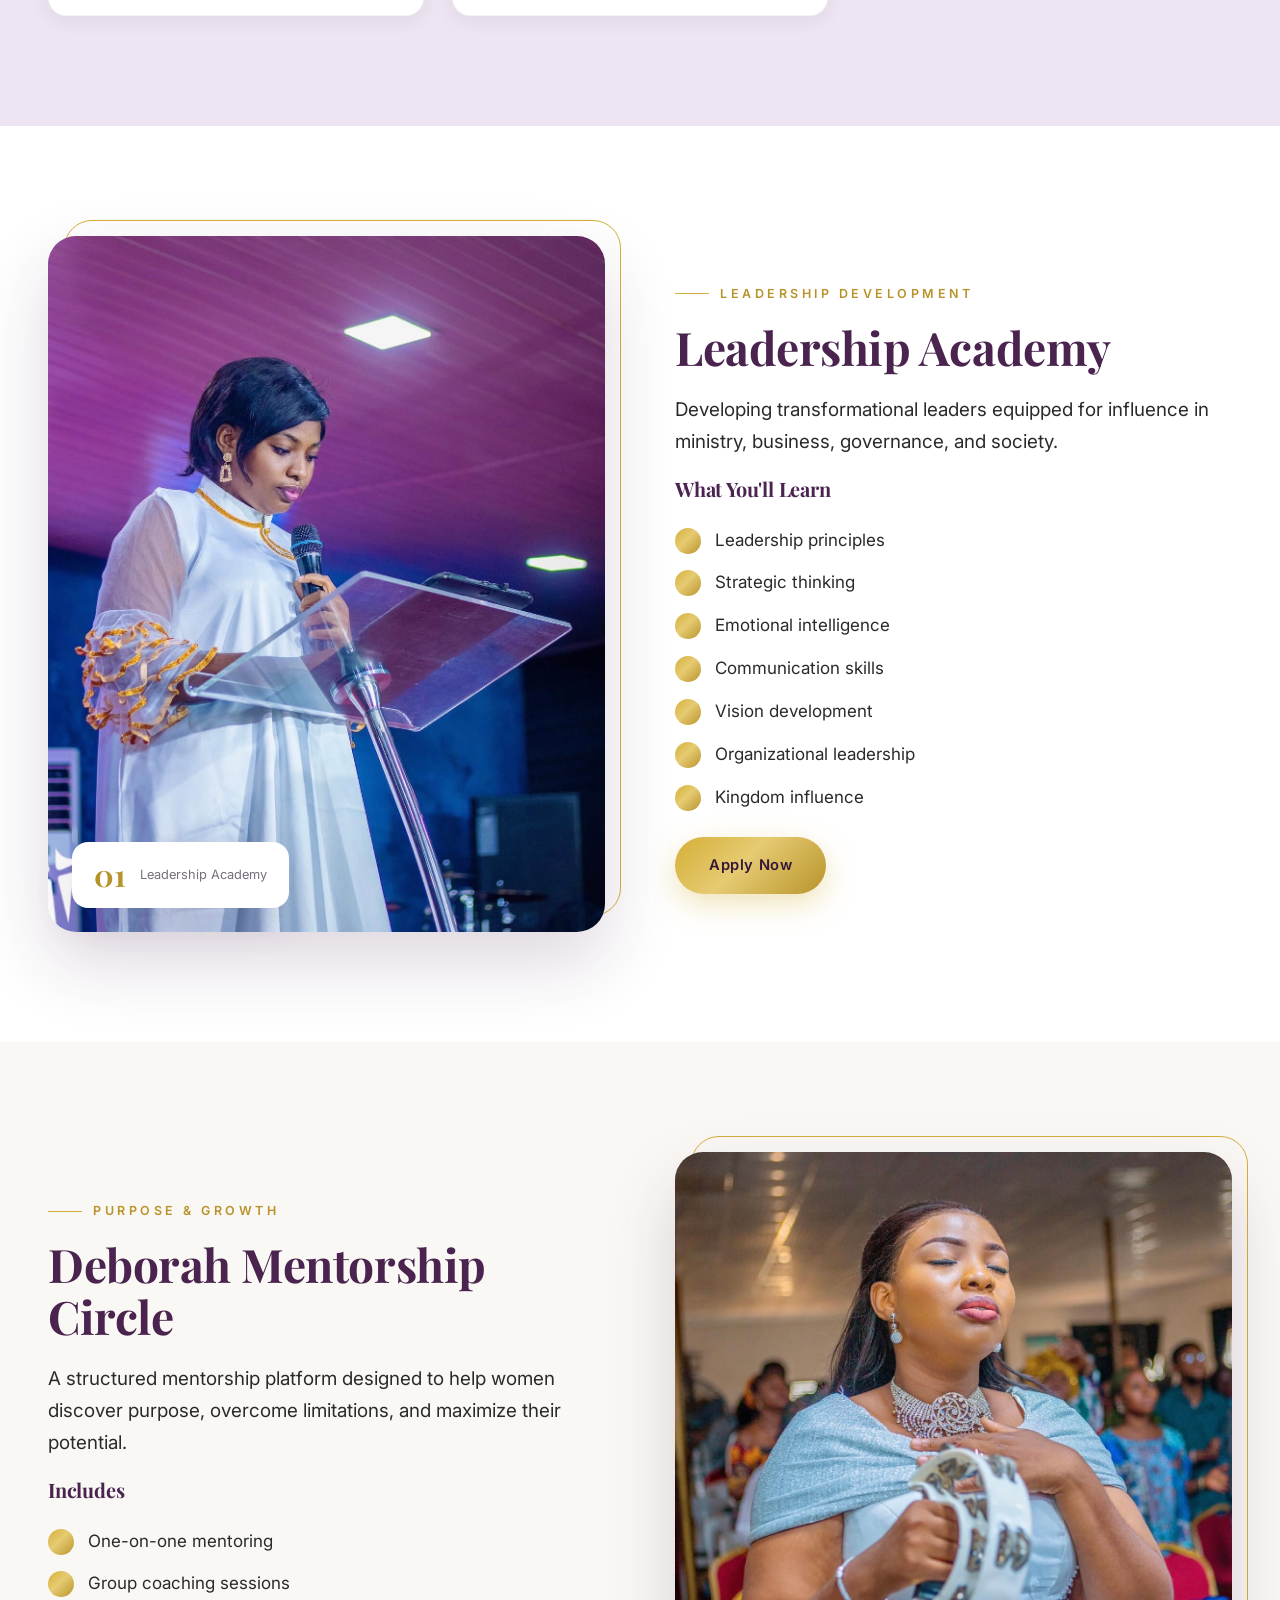
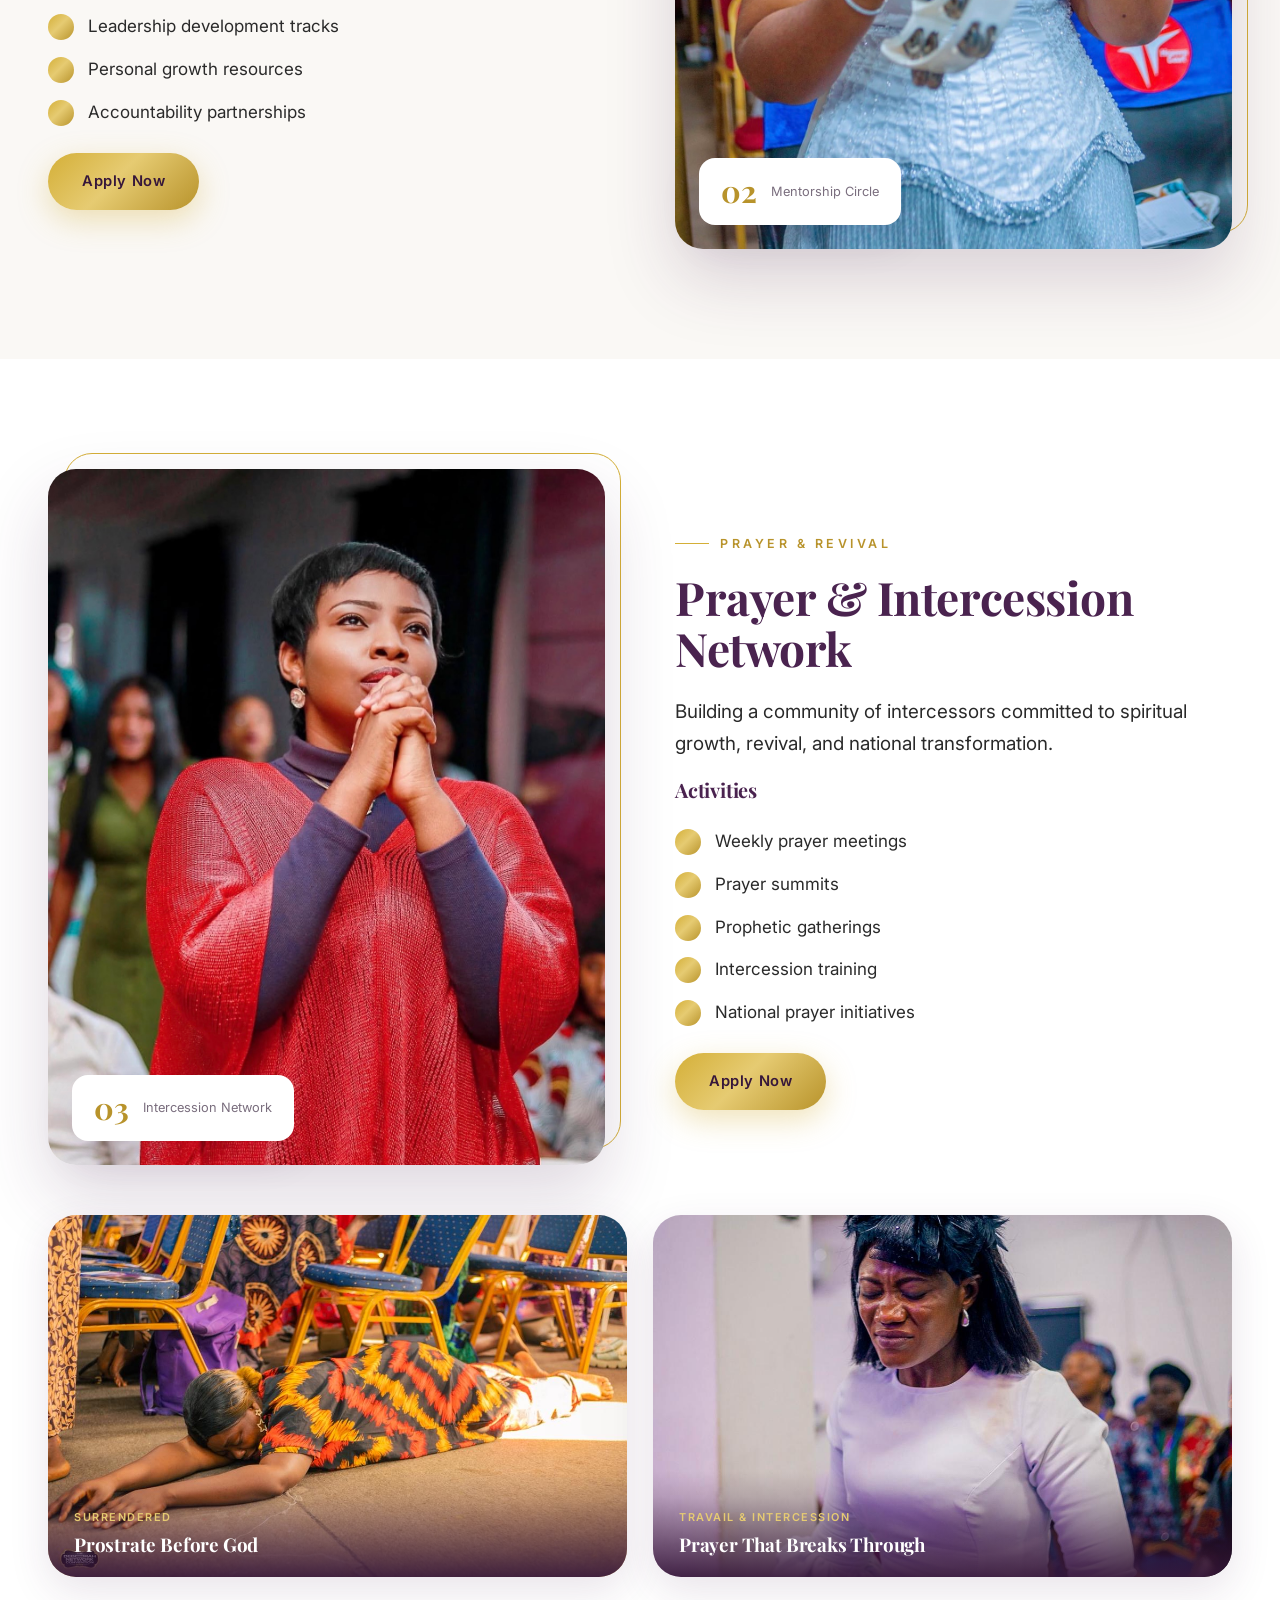
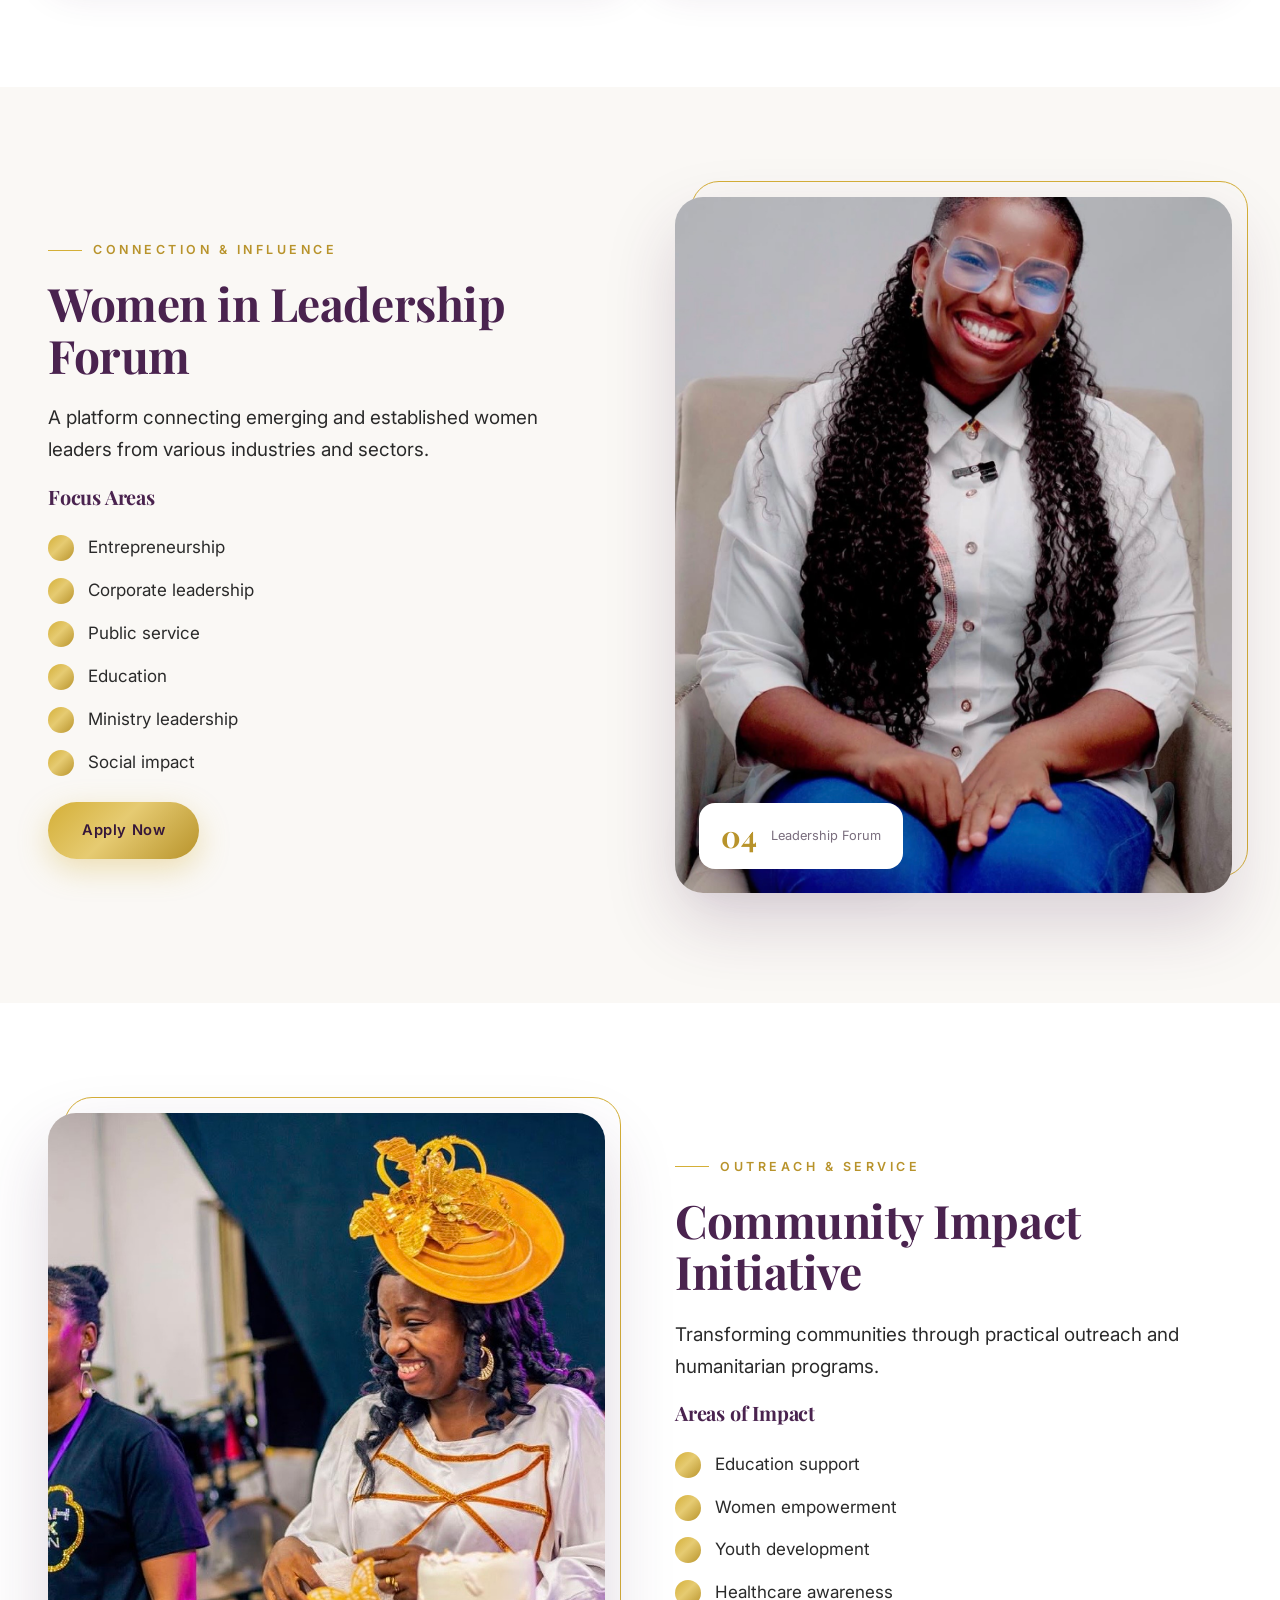
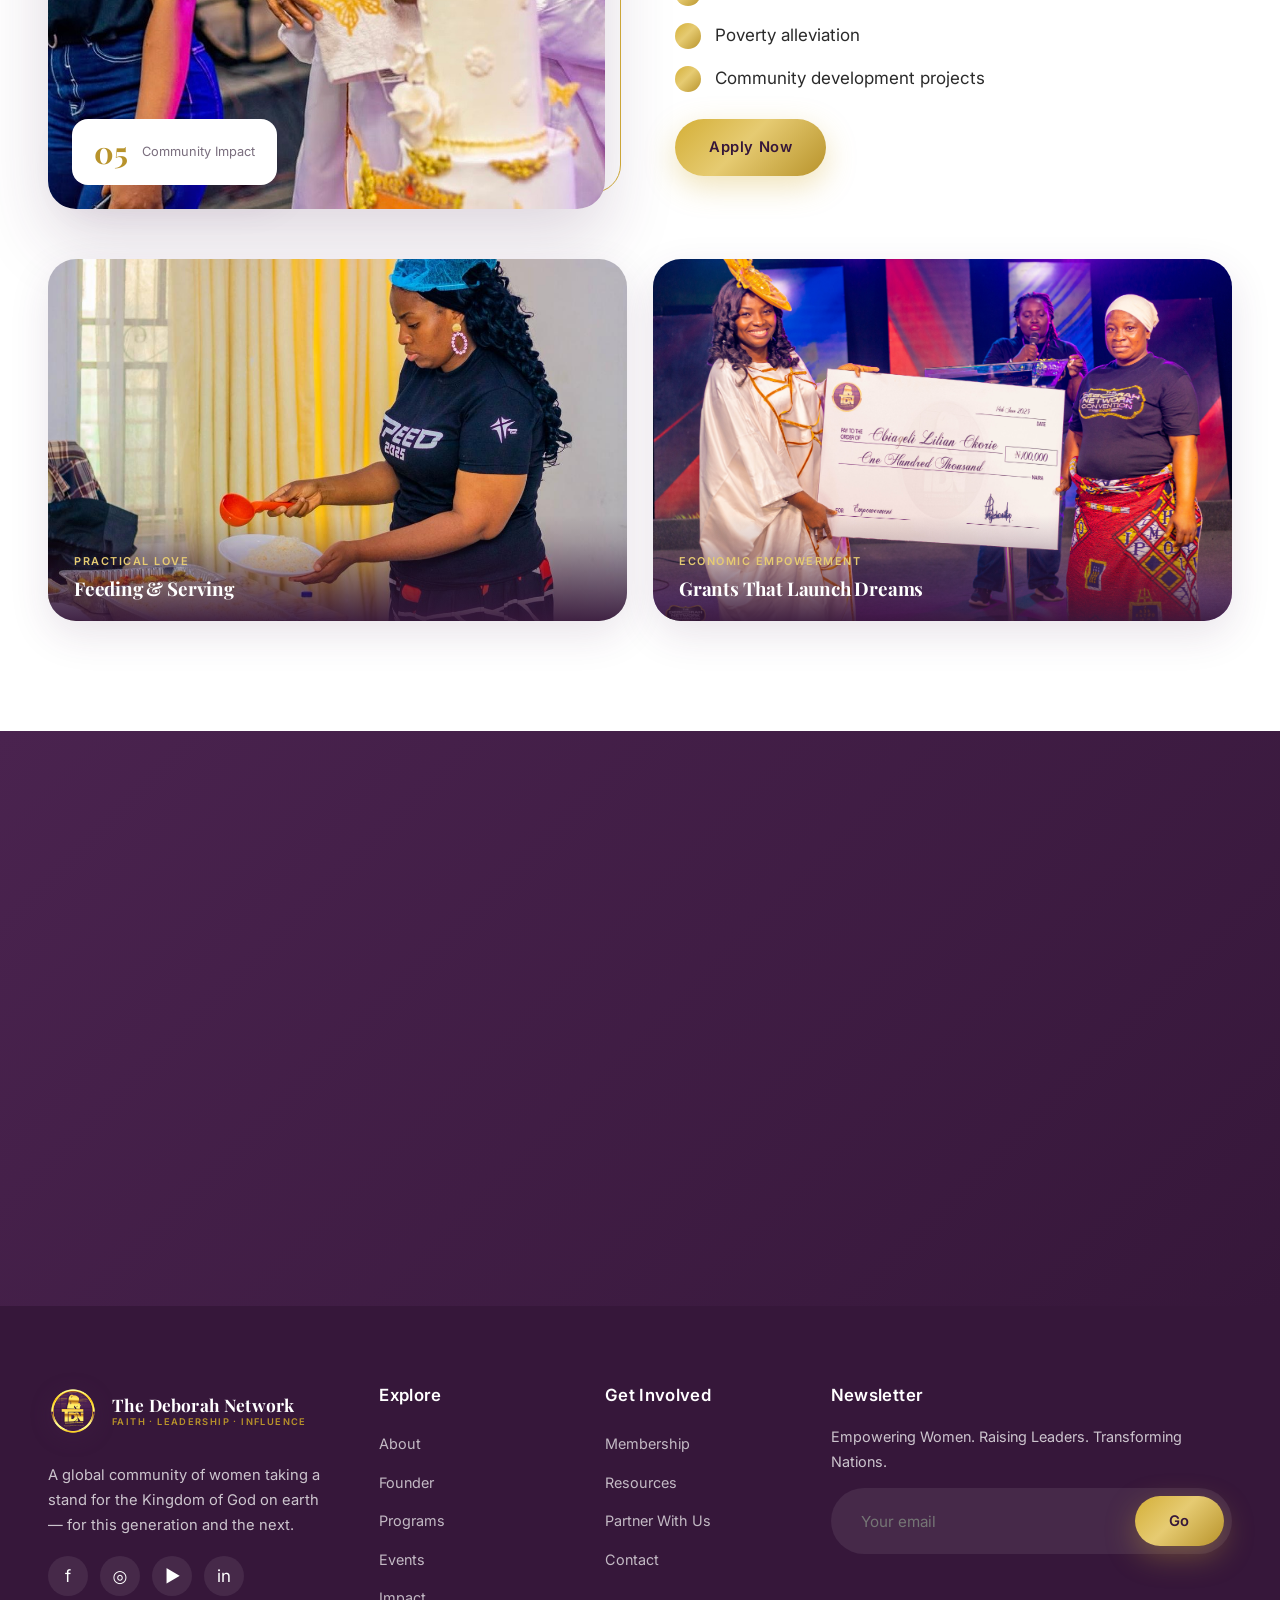
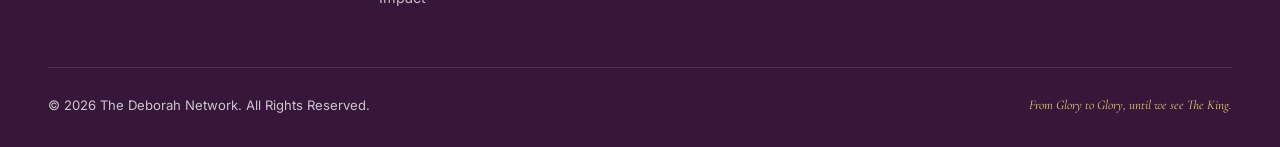
<file: programs.html>
<!DOCTYPE html>
<html lang="en">
<head>
<meta charset="UTF-8" />
<meta name="viewport" content="width=device-width, initial-scale=1.0" />
<title>Programs — The Deborah Network</title>
<meta name="description" content="Transformational programs from The Deborah Network — equipping women spiritually, intellectually, emotionally, and professionally through leadership, mentorship, prayer, and community impact." />
<link rel="preconnect" href="https://fonts.googleapis.com" />
<link rel="preconnect" href="https://fonts.gstatic.com" crossorigin />
<link href="https://fonts.googleapis.com/css2?family=Playfair+Display:ital,wght@0,500;0,600;0,700;0,800;1,500;1,600&family=Cormorant+Garamond:ital,wght@0,500;0,600;1,500;1,600&family=Inter:wght@400;500;600;700&display=swap" rel="stylesheet" />
<link rel="stylesheet" href="assets/css/styles.css" />
</head>
<body>

<!-- ============ HEADER ============ -->
<header class="header on-dark">
  <div class="container header__inner">
    <a class="brand" href="index.html">
      <img class="brand__mark" src="assets/images/logo-tdn.png" alt="The Deborah Network — TDN logo" width="50" height="50">
      <span class="brand__text">
        <span class="brand__name">The Deborah Network</span>
        <span class="brand__tag">Faith · Leadership · Influence</span>
      </span>
    </a>
    <nav class="nav" aria-label="Primary">
      <a class="nav__link" href="index.html">Home</a>
      <div class="has-dropdown">
        <a class="nav__link" href="about.html">About</a>
        <div class="dropdown">
          <a href="about.html">About TDN</a>
          <a href="about.html#vision">Our Vision</a>
          <a href="about.html#mission">Our Mission</a>
          <a href="about.html#values">Core Values</a>
          <a href="about.html#faith">Statement of Faith</a>
        </div>
      </div>
      <a class="nav__link" href="founder.html">Founder</a>
      <a class="nav__link active" href="programs.html">Programs</a>
      <a class="nav__link" href="events.html">Events</a>
      <a class="nav__link" href="membership.html">Membership</a>
      <a class="nav__link" href="resources.html">Resources</a>
      <a class="nav__link" href="impact.html">Impact</a>
      <a class="nav__link" href="partner.html">Partner</a>
      <a class="nav__link" href="contact.html">Contact</a>
      <a class="btn btn--gold nav__cta" href="membership.html">Join The Network</a>
    </nav>
    <button class="nav__toggle" aria-label="Menu"><span></span><span></span><span></span></button>
  </div>
</header>

<!-- ============ PAGE HERO ============ -->
<section class="page-hero">
  <div class="page-hero__bg"><img src="assets/images/IMG_7073.jpg" alt="Pastor Dr. Alexandra Louisa preaching at a podium before a gathering of women" /></div>
  <div class="container">
    <div class="page-hero__inner">
      <nav class="breadcrumb" aria-label="Breadcrumb"><a href="index.html">Home</a> / <span>Programs</span></nav>
      <h1>Transformational Programs Designed For Impact</h1>
      <p>Equipping women spiritually, intellectually, emotionally, and professionally.</p>
    </div>
  </div>
</section>

<!-- ============ OVERVIEW ============ -->
<section class="section section--lavender">
  <div class="container">
    <div class="section-head center reveal">
      <span class="eyebrow center">Our Programs</span>
      <h2>Five Pathways To Purpose &amp; Influence</h2>
      <p class="lead">Each program is carefully crafted to develop the whole woman — her faith, her leadership, her relationships, and her impact — so she can rise and answer the call on her life.</p>
    </div>
    <div class="cards col-3">
      <a class="card reveal" data-d="1" href="#academy">
        <span class="card__num">01</span>
        <h3>Leadership Academy</h3>
        <p>Developing transformational leaders equipped for influence in ministry, business, and society.</p>
        <span class="link-arrow">Explore Program →</span>
      </a>
      <a class="card reveal" data-d="2" href="#mentorship">
        <span class="card__num">02</span>
        <h3>Deborah Mentorship Circle</h3>
        <p>A structured platform helping women discover purpose and maximize their potential.</p>
        <span class="link-arrow">Explore Program →</span>
      </a>
      <a class="card reveal" data-d="3" href="#prayer">
        <span class="card__num">03</span>
        <h3>Prayer &amp; Intercession Network</h3>
        <p>A community of intercessors committed to revival and national transformation.</p>
        <span class="link-arrow">Explore Program →</span>
      </a>
      <a class="card reveal" data-d="1" href="#forum">
        <span class="card__num">04</span>
        <h3>Women in Leadership Forum</h3>
        <p>Connecting emerging and established women leaders across industries and sectors.</p>
        <span class="link-arrow">Explore Program →</span>
      </a>
      <a class="card reveal" data-d="2" href="#community">
        <span class="card__num">05</span>
        <h3>Community Impact Initiative</h3>
        <p>Transforming communities through practical outreach and humanitarian programs.</p>
        <span class="link-arrow">Explore Program →</span>
      </a>
    </div>
  </div>
</section>

<!-- ============ 01 LEADERSHIP ACADEMY ============ -->
<section class="section section--white" id="academy">
  <div class="container">
    <div class="split">
      <div class="split__media tall reveal">
        <div class="media-frame"><img src="assets/images/IMG_7077.jpg" alt="Pastor Dr. Alexandra Louisa speaking at a leadership podium" /></div>
        <div class="media-badge"><span class="big">01</span><span class="small">Leadership Academy</span></div>
      </div>
      <div class="split__body reveal" data-d="1">
        <span class="eyebrow">Leadership Development</span>
        <h2>Leadership Academy</h2>
        <p class="intro">Developing transformational leaders equipped for influence in ministry, business, governance, and society.</p>
        <h3>What You'll Learn</h3>
        <ul class="ticklist gold">
          <li><span class="tk"></span>Leadership principles</li>
          <li><span class="tk"></span>Strategic thinking</li>
          <li><span class="tk"></span>Emotional intelligence</li>
          <li><span class="tk"></span>Communication skills</li>
          <li><span class="tk"></span>Vision development</li>
          <li><span class="tk"></span>Organizational leadership</li>
          <li><span class="tk"></span>Kingdom influence</li>
        </ul>
        <a class="btn btn--gold" href="membership.html">Apply Now</a>
      </div>
    </div>
  </div>
</section>

<!-- ============ 02 MENTORSHIP ============ -->
<section class="section section--ivory" id="mentorship">
  <div class="container">
    <div class="split split--reverse">
      <div class="split__media tall reveal">
        <div class="media-frame"><img src="assets/images/IMG_7088.jpg" alt="A mentor laying hands in prayer over a woman during a mentoring session" /></div>
        <div class="media-badge"><span class="big">02</span><span class="small">Mentorship Circle</span></div>
      </div>
      <div class="split__body reveal" data-d="1">
        <span class="eyebrow">Purpose &amp; Growth</span>
        <h2>Deborah Mentorship Circle</h2>
        <p class="intro">A structured mentorship platform designed to help women discover purpose, overcome limitations, and maximize their potential.</p>
        <h3>Includes</h3>
        <ul class="ticklist gold">
          <li><span class="tk"></span>One-on-one mentoring</li>
          <li><span class="tk"></span>Group coaching sessions</li>
          <li><span class="tk"></span>Leadership development tracks</li>
          <li><span class="tk"></span>Personal growth resources</li>
          <li><span class="tk"></span>Accountability partnerships</li>
        </ul>
        <a class="btn btn--gold" href="membership.html">Apply Now</a>
      </div>
    </div>
  </div>
</section>

<!-- ============ 03 PRAYER ============ -->
<section class="section section--white" id="prayer">
  <div class="container">
    <div class="split">
      <div class="split__media tall reveal">
        <div class="media-frame"><img src="assets/images/IMG_7083.jpg" alt="Women in worship and prayer at a conference gathering" /></div>
        <div class="media-badge"><span class="big">03</span><span class="small">Intercession Network</span></div>
      </div>
      <div class="split__body reveal" data-d="1">
        <span class="eyebrow">Prayer &amp; Revival</span>
        <h2>Prayer &amp; Intercession Network</h2>
        <p class="intro">Building a community of intercessors committed to spiritual growth, revival, and national transformation.</p>
        <h3>Activities</h3>
        <ul class="ticklist gold">
          <li><span class="tk"></span>Weekly prayer meetings</li>
          <li><span class="tk"></span>Prayer summits</li>
          <li><span class="tk"></span>Prophetic gatherings</li>
          <li><span class="tk"></span>Intercession training</li>
          <li><span class="tk"></span>National prayer initiatives</li>
        </ul>
        <a class="btn btn--gold" href="membership.html">Apply Now</a>
      </div>
    </div>
    <div class="duo reveal" style="margin-top:50px;">
      <div class="photobox wide">
        <img src="assets/images/prayer-prostrate.jpg" alt="A woman lying prostrate in prayer" loading="lazy">
        <div class="photobox__cap"><span class="k">Surrendered</span><h4>Prostrate Before God</h4></div>
      </div>
      <div class="photobox wide">
        <img src="assets/images/worship-weeping.jpg" alt="A woman weeping in heartfelt worship" loading="lazy">
        <div class="photobox__cap"><span class="k">Travail &amp; Intercession</span><h4>Prayer That Breaks Through</h4></div>
      </div>
    </div>
  </div>
</section>

<!-- ============ 04 FORUM ============ -->
<section class="section section--ivory" id="forum">
  <div class="container">
    <div class="split split--reverse">
      <div class="split__media tall reveal">
        <div class="media-frame"><img src="assets/images/IMG_7064.jpg" alt="Studio portrait of a member of The Deborah Network" /></div>
        <div class="media-badge"><span class="big">04</span><span class="small">Leadership Forum</span></div>
      </div>
      <div class="split__body reveal" data-d="1">
        <span class="eyebrow">Connection &amp; Influence</span>
        <h2>Women in Leadership Forum</h2>
        <p class="intro">A platform connecting emerging and established women leaders from various industries and sectors.</p>
        <h3>Focus Areas</h3>
        <ul class="ticklist gold">
          <li><span class="tk"></span>Entrepreneurship</li>
          <li><span class="tk"></span>Corporate leadership</li>
          <li><span class="tk"></span>Public service</li>
          <li><span class="tk"></span>Education</li>
          <li><span class="tk"></span>Ministry leadership</li>
          <li><span class="tk"></span>Social impact</li>
        </ul>
        <a class="btn btn--gold" href="membership.html">Apply Now</a>
      </div>
    </div>
  </div>
</section>

<!-- ============ 05 COMMUNITY ============ -->
<section class="section section--white" id="community">
  <div class="container">
    <div class="split">
      <div class="split__media tall reveal">
        <div class="media-frame"><img src="assets/images/IMG_7071.jpg" alt="A celebratory convention scene of women gathered together" /></div>
        <div class="media-badge"><span class="big">05</span><span class="small">Community Impact</span></div>
      </div>
      <div class="split__body reveal" data-d="1">
        <span class="eyebrow">Outreach &amp; Service</span>
        <h2>Community Impact Initiative</h2>
        <p class="intro">Transforming communities through practical outreach and humanitarian programs.</p>
        <h3>Areas of Impact</h3>
        <ul class="ticklist gold">
          <li><span class="tk"></span>Education support</li>
          <li><span class="tk"></span>Women empowerment</li>
          <li><span class="tk"></span>Youth development</li>
          <li><span class="tk"></span>Healthcare awareness</li>
          <li><span class="tk"></span>Poverty alleviation</li>
          <li><span class="tk"></span>Community development projects</li>
        </ul>
        <a class="btn btn--gold" href="membership.html">Apply Now</a>
      </div>
    </div>
    <div class="duo reveal" style="margin-top:50px;">
      <div class="photobox wide">
        <img src="assets/images/hangout-serving.jpg" alt="A volunteer serving meals at a community outreach" loading="lazy">
        <div class="photobox__cap"><span class="k">Practical Love</span><h4>Feeding &amp; Serving</h4></div>
      </div>
      <div class="photobox wide">
        <img src="assets/images/empowerment-cheque.jpg" alt="A woman receiving an empowerment grant" loading="lazy">
        <div class="photobox__cap"><span class="k">Economic Empowerment</span><h4>Grants That Launch Dreams</h4></div>
      </div>
    </div>
  </div>
</section>

<!-- ============ CTA QUOTE BAND ============ -->
<section class="section section--plum">
  <div class="container">
    <div class="quote-band reveal">
      <span class="qmark">“</span>
      <blockquote>She rises, she leads, she answers the call — and a generation rises with her. Your place in The Deborah Network is waiting.</blockquote>
      <cite>The Deborah Network</cite>
    </div>
    <div class="btn-row center reveal" data-d="2">
      <a class="btn btn--gold btn--lg" href="membership.html">Apply To A Program</a>
      <a class="btn btn--ghost-light btn--lg" href="contact.html">Ask A Question</a>
    </div>
  </div>
</section>

<!-- ============ FOOTER ============ -->
<footer class="footer">
  <div class="container">
    <div class="footer__top">
      <div class="footer__about">
        <a class="brand" href="index.html"><img class="brand__mark" src="assets/images/logo-tdn.png" alt="The Deborah Network — TDN logo" width="50" height="50"><span class="brand__text"><span class="brand__name">The Deborah Network</span><span class="brand__tag">Faith · Leadership · Influence</span></span></a>
        <p>A global community of women taking a stand for the Kingdom of God on earth — for this generation and the next.</p>
        <div class="footer__social"><a href="#" aria-label="Facebook">f</a><a href="#" aria-label="Instagram">◎</a><a href="#" aria-label="YouTube">▶</a><a href="#" aria-label="LinkedIn">in</a></div>
      </div>
      <div><h4>Explore</h4><div class="footer__links"><a href="about.html">About</a><a href="founder.html">Founder</a><a href="programs.html">Programs</a><a href="events.html">Events</a><a href="impact.html">Impact</a></div></div>
      <div><h4>Get Involved</h4><div class="footer__links"><a href="membership.html">Membership</a><a href="resources.html">Resources</a><a href="partner.html">Partner With Us</a><a href="contact.html">Contact</a></div></div>
      <div>
        <h4>Newsletter</h4>
        <p style="font-size:0.9rem;margin-bottom:14px;">Empowering Women. Raising Leaders. Transforming Nations.</p>
        <form class="subscribe" data-demo="Subscribed! 💛" style="box-shadow:none;background:rgba(255,255,255,0.08);">
          <input type="email" placeholder="Your email" required aria-label="Email" style="color:#fff;" />
          <button class="btn btn--gold" type="submit">Go</button>
        </form>
      </div>
    </div>
    <div class="footer__bottom">
      <p>© <span data-year>2026</span> The Deborah Network. All Rights Reserved.</p>
      <p class="footer__motto">From Glory to Glory, until we see The King.</p>
    </div>
  </div>
</footer>
<button class="ai-fab" aria-label="Open Deborah AI Mentor">🤖<span class="ping"></span></button>
<div class="ai-panel" aria-label="Deborah AI Mentor">
  <div class="ai-panel__head">
    <span class="av">D</span>
    <div style="flex:1"><h4>Deborah AI Mentor</h4><p><span class="status" style="display:inline-block;margin-right:5px;"></span>Online · Here to help</p></div>
    <button data-ai-close aria-label="Close" style="color:#fff;font-size:1.3rem;">×</button>
  </div>
  <div class="ai-body"><div class="ai-msg bot">Hello, beautiful! I'm Deborah AI 🌿 — your companion for leadership, faith, and purpose. Ask me anything, or tap a suggestion below.</div></div>
  <div class="ai-suggest"><button>Leadership advice</button><button>Career guidance</button><button>Bible study</button><button>Upcoming events</button></div>
  <div class="ai-input"><input type="text" placeholder="Type your message…" aria-label="Message" /><button aria-label="Send">➤</button></div>
</div>
<script src="assets/js/main.js"></script>
</body>
</html>
</file>
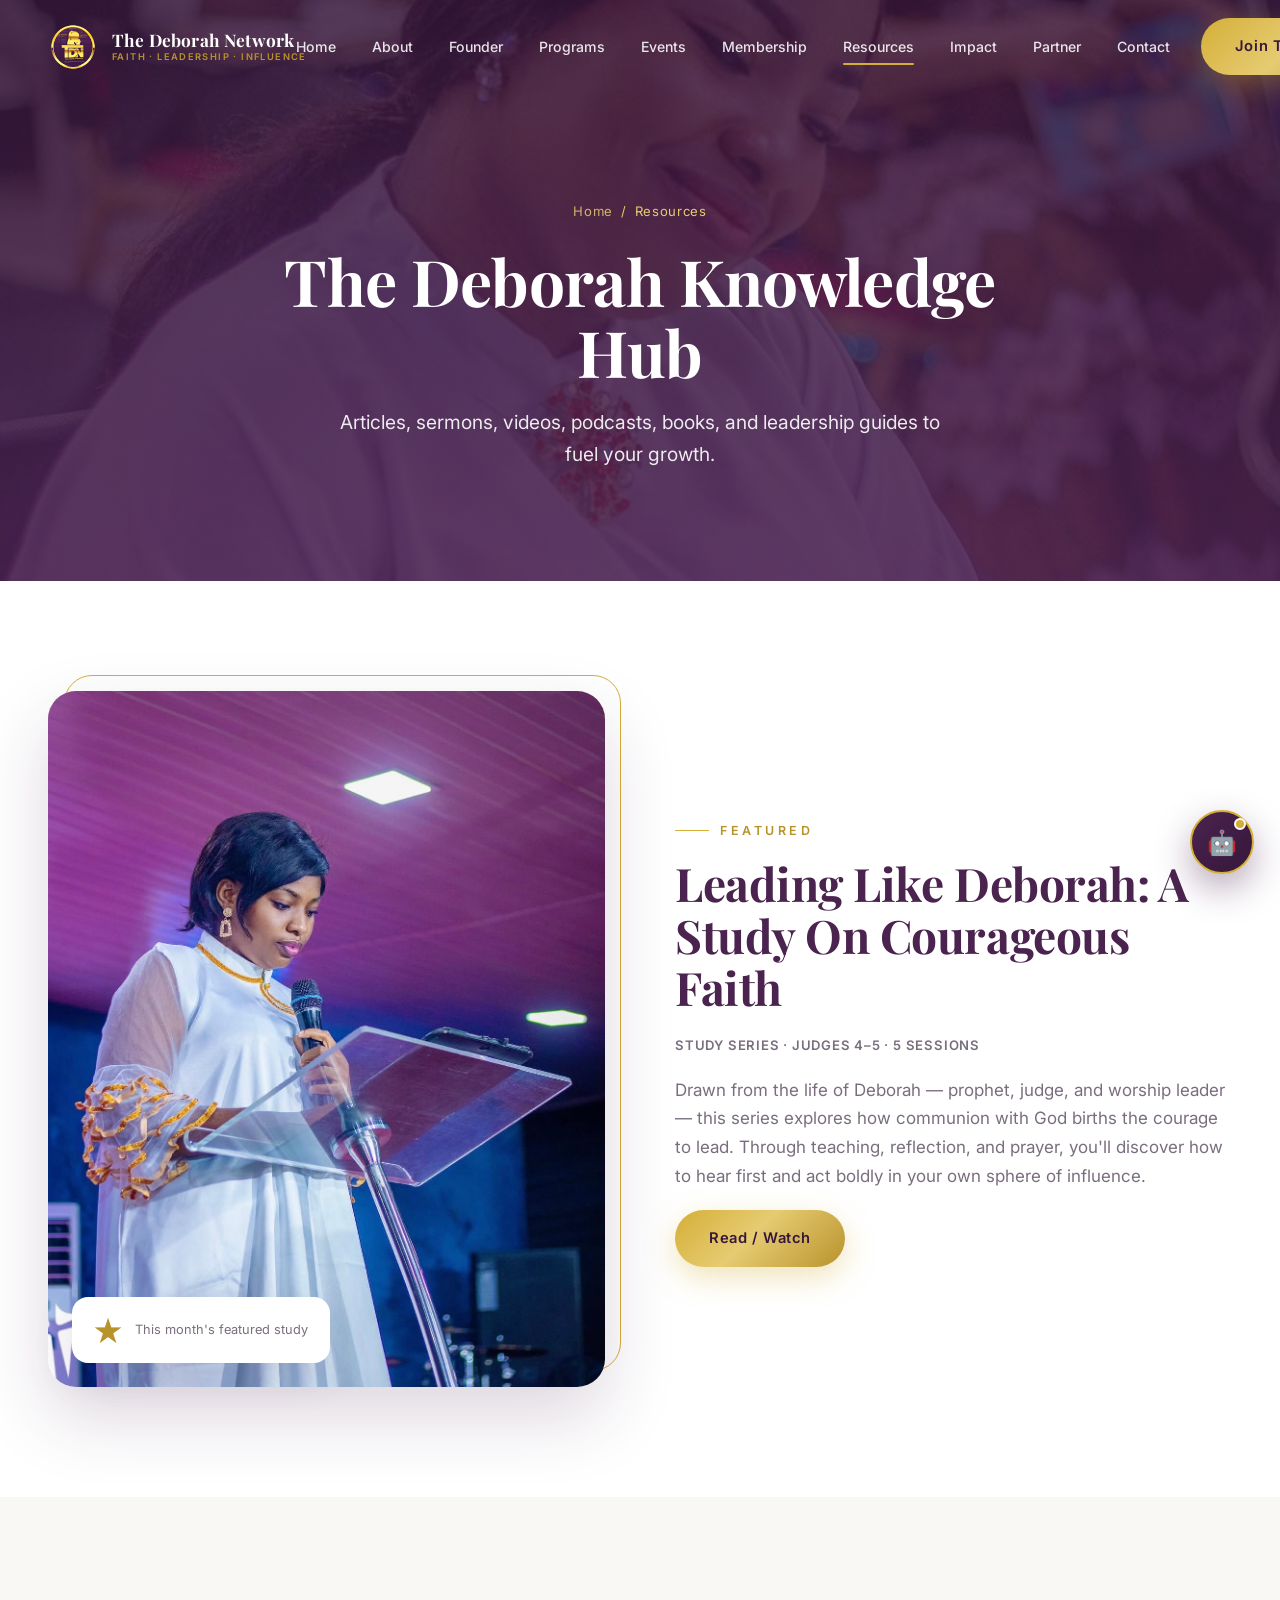
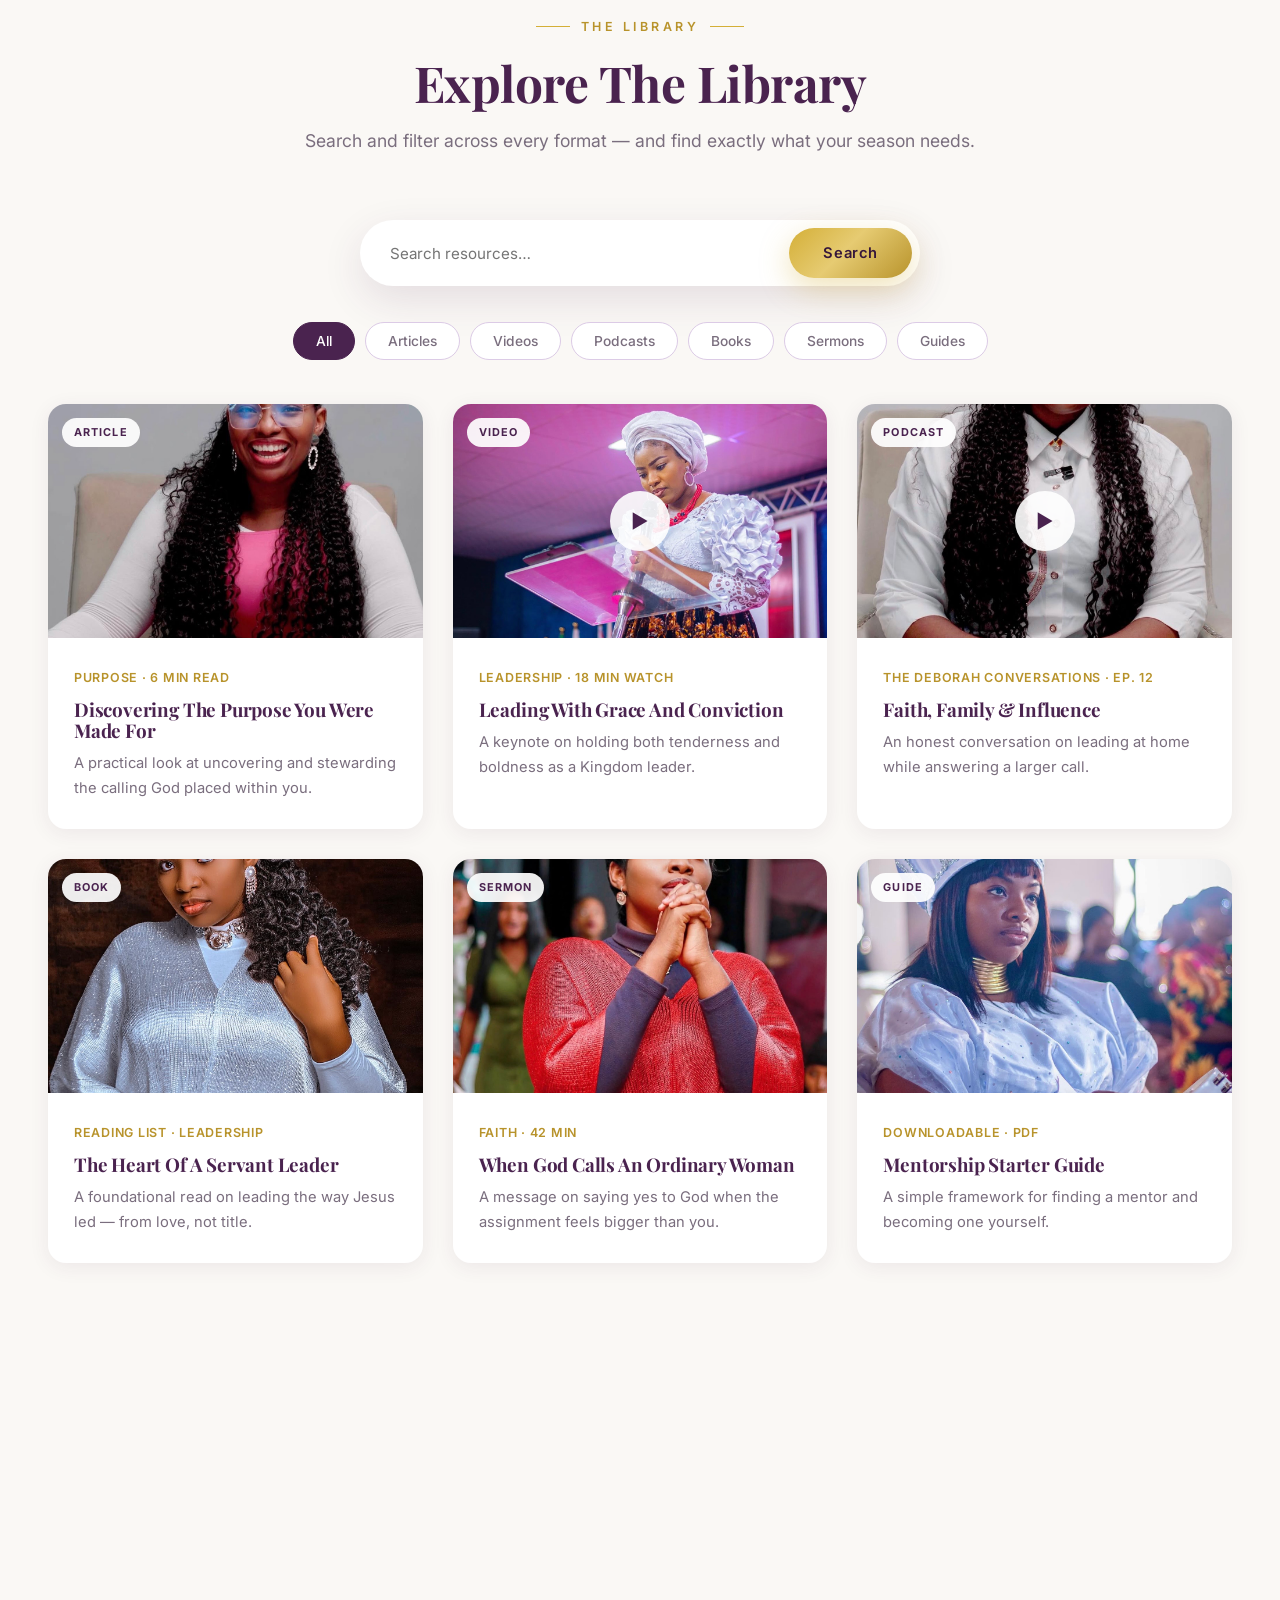
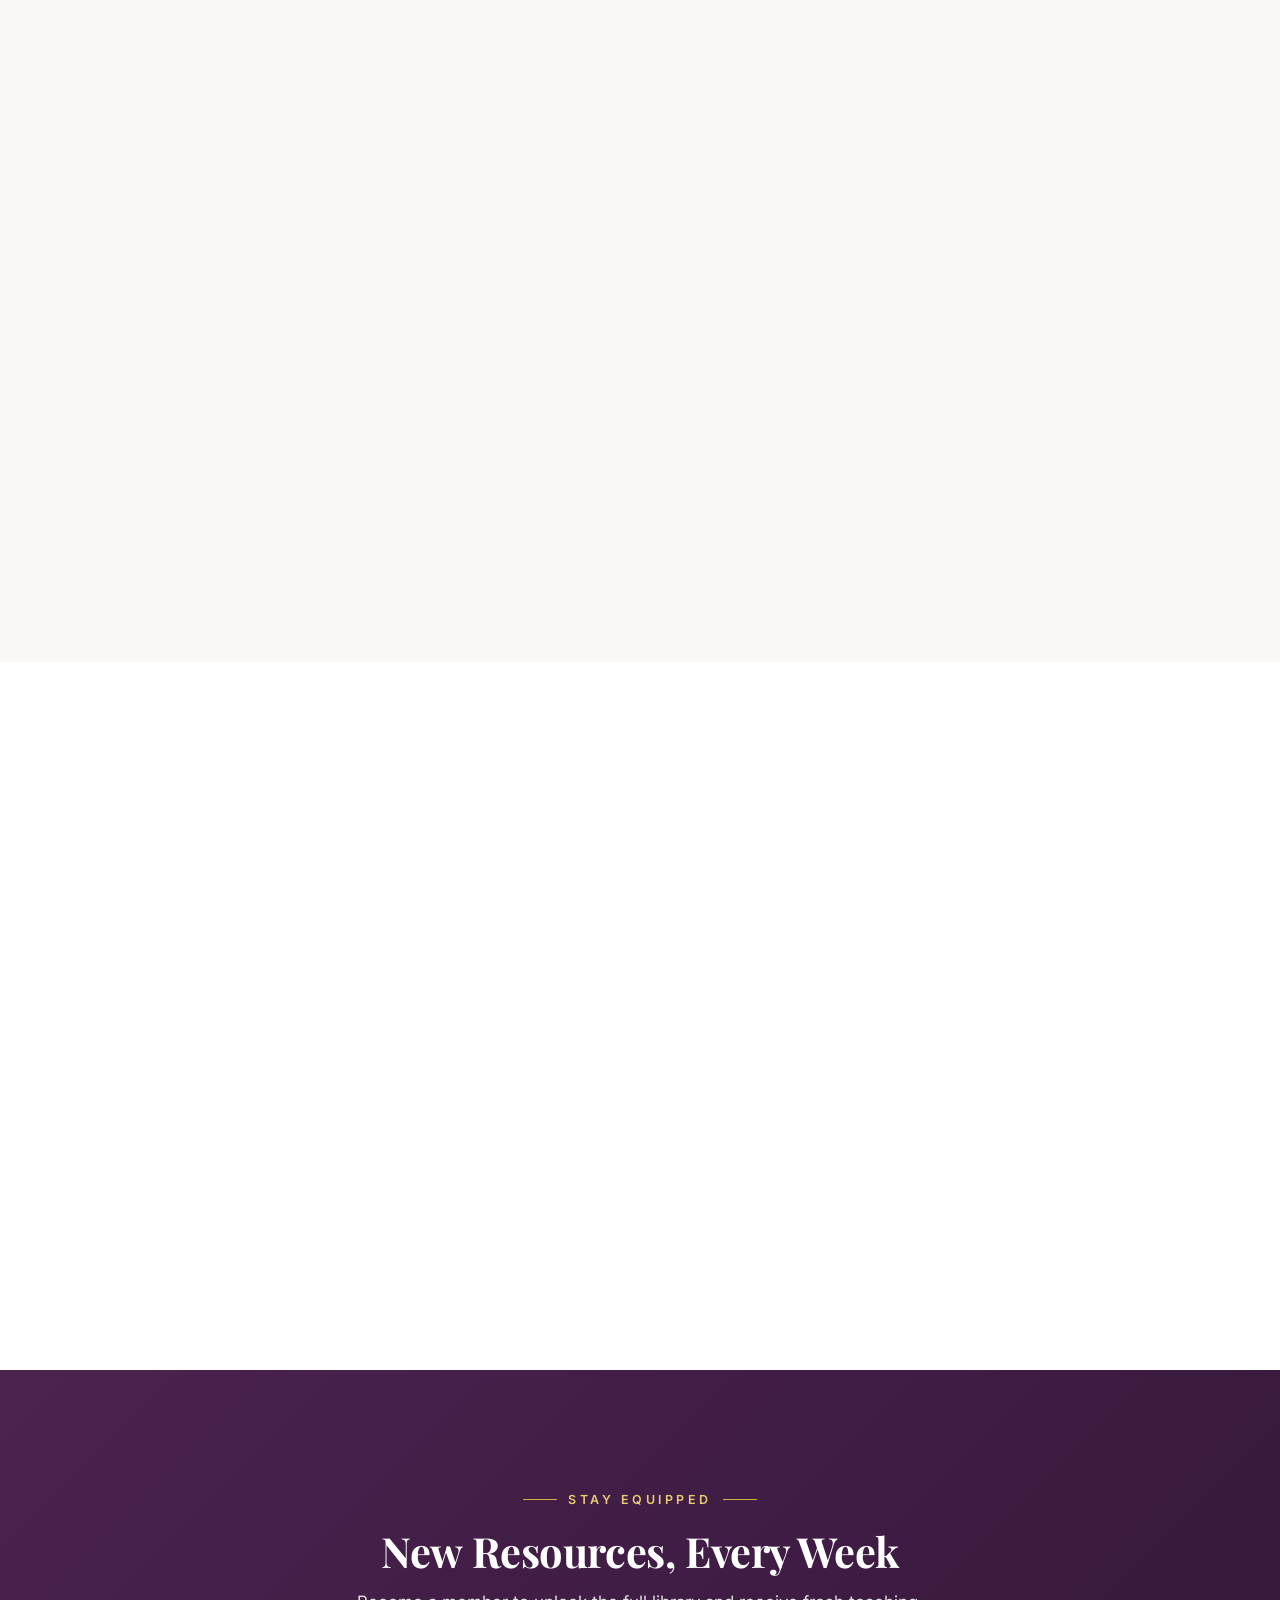
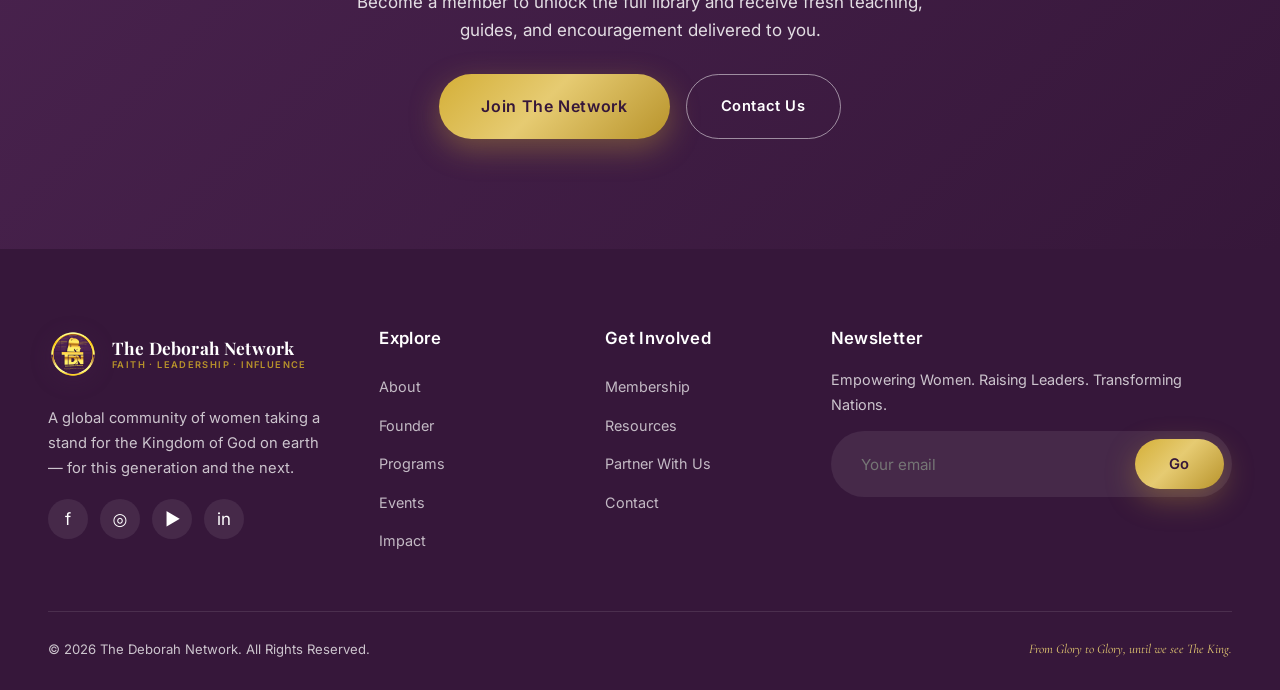
<file: resources.html>
<!DOCTYPE html>
<html lang="en">
<head>
<meta charset="UTF-8" />
<meta name="viewport" content="width=device-width, initial-scale=1.0" />
<title>Resources — The Deborah Network</title>
<meta name="description" content="The Deborah Knowledge Hub — articles, sermons, videos, podcasts, books, and leadership guides to fuel the growth of women of faith and influence." />
<link rel="preconnect" href="https://fonts.googleapis.com" />
<link rel="preconnect" href="https://fonts.gstatic.com" crossorigin />
<link href="https://fonts.googleapis.com/css2?family=Playfair+Display:ital,wght@0,500;0,600;0,700;0,800;1,500;1,600&family=Cormorant+Garamond:ital,wght@0,500;0,600;1,500;1,600&family=Inter:wght@400;500;600;700&display=swap" rel="stylesheet" />
<link rel="stylesheet" href="assets/css/styles.css" />
</head>
<body>

<!-- ============ HEADER ============ -->
<header class="header on-dark">
  <div class="container header__inner">
    <a class="brand" href="index.html">
      <img class="brand__mark" src="assets/images/logo-tdn.png" alt="The Deborah Network — TDN logo" width="50" height="50">
      <span class="brand__text">
        <span class="brand__name">The Deborah Network</span>
        <span class="brand__tag">Faith · Leadership · Influence</span>
      </span>
    </a>
    <nav class="nav" aria-label="Primary">
      <a class="nav__link" href="index.html">Home</a>
      <div class="has-dropdown">
        <a class="nav__link" href="about.html">About</a>
        <div class="dropdown">
          <a href="about.html">About TDN</a>
          <a href="about.html#vision">Our Vision</a>
          <a href="about.html#mission">Our Mission</a>
          <a href="about.html#values">Core Values</a>
          <a href="about.html#faith">Statement of Faith</a>
        </div>
      </div>
      <a class="nav__link" href="founder.html">Founder</a>
      <a class="nav__link" href="programs.html">Programs</a>
      <a class="nav__link" href="events.html">Events</a>
      <a class="nav__link" href="membership.html">Membership</a>
      <a class="nav__link active" href="resources.html">Resources</a>
      <a class="nav__link" href="impact.html">Impact</a>
      <a class="nav__link" href="partner.html">Partner</a>
      <a class="nav__link" href="contact.html">Contact</a>
      <a class="btn btn--gold nav__cta" href="membership.html">Join The Network</a>
    </nav>
    <button class="nav__toggle" aria-label="Menu"><span></span><span></span><span></span></button>
  </div>
</header>

<!-- ============ PAGE HERO ============ -->
<section class="page-hero">
  <div class="page-hero__bg"><img src="assets/images/IMG_7068.jpg" alt="A woman of The Deborah Network in a reflective studio portrait" /></div>
  <div class="container">
    <div class="page-hero__inner">
      <nav class="breadcrumb" aria-label="Breadcrumb"><a href="index.html">Home</a><span>/</span><span>Resources</span></nav>
      <h1>The Deborah Knowledge Hub</h1>
      <p>Articles, sermons, videos, podcasts, books, and leadership guides to fuel your growth.</p>
    </div>
  </div>
</section>

<!-- ============ FEATURED RESOURCE ============ -->
<section class="section section--white">
  <div class="container">
    <div class="split">
      <div class="split__media tall reveal">
        <div class="media-frame">
          <img src="assets/images/IMG_7077.jpg" alt="A Deborah Network leader teaching from the platform" />
          <div class="media-badge"><span class="big">★</span><span class="small">This month's featured study</span></div>
        </div>
      </div>
      <div class="split__body reveal" data-d="1">
        <span class="eyebrow">Featured</span>
        <h2>Leading Like Deborah: A Study On Courageous Faith</h2>
        <p class="meta text-gold" style="font-weight:600;letter-spacing:0.06em;text-transform:uppercase;font-size:0.82rem;">Study Series · Judges 4–5 · 5 Sessions</p>
        <p>Drawn from the life of Deborah — prophet, judge, and worship leader — this series explores how communion with God births the courage to lead. Through teaching, reflection, and prayer, you'll discover how to hear first and act boldly in your own sphere of influence.</p>
        <div class="btn-row"><a class="btn btn--gold" href="#library">Read / Watch</a></div>
      </div>
    </div>
  </div>
</section>

<!-- ============ LIBRARY ============ -->
<section class="section section--ivory" id="library">
  <div class="container">
    <div class="section-head center reveal">
      <span class="eyebrow center">The Library</span>
      <h2>Explore The Library</h2>
      <p>Search and filter across every format — and find exactly what your season needs.</p>
    </div>

    <form class="subscribe reveal" data-demo="Search is a demo — explore the categories below!" style="max-width:560px;margin:0 auto 36px;">
      <input type="text" placeholder="Search resources…" aria-label="Search resources" />
      <button class="btn btn--gold" type="submit">Search</button>
    </form>

    <div class="pills reveal" data-filter-group>
      <button class="pill active" data-filter="all">All</button>
      <button class="pill" data-filter="ARTICLES">Articles</button>
      <button class="pill" data-filter="VIDEOS">Videos</button>
      <button class="pill" data-filter="PODCASTS">Podcasts</button>
      <button class="pill" data-filter="BOOKS">Books</button>
      <button class="pill" data-filter="SERMONS">Sermons</button>
      <button class="pill" data-filter="GUIDES">Guides</button>
    </div>

    <div class="imgcards">
      <article class="res-card reveal" data-cat="ARTICLES">
        <div class="res-card__media"><span class="res-card__type">Article</span><img src="assets/images/IMG_7062.jpg" alt="Portrait illustrating an article on living from purpose" /></div>
        <div class="res-card__body"><span class="meta">Purpose · 6 min read</span><h3>Discovering The Purpose You Were Made For</h3><p>A practical look at uncovering and stewarding the calling God placed within you.</p></div>
      </article>

      <article class="res-card reveal" data-cat="VIDEOS">
        <div class="res-card__media"><span class="res-card__type">Video</span><span class="play-badge">▶</span><img src="assets/images/IMG_7073.jpg" alt="A Deborah Network speaker on stage during a recorded session" /></div>
        <div class="res-card__body"><span class="meta">Leadership · 18 min watch</span><h3>Leading With Grace And Conviction</h3><p>A keynote on holding both tenderness and boldness as a Kingdom leader.</p></div>
      </article>

      <article class="res-card reveal" data-cat="PODCASTS">
        <div class="res-card__media"><span class="res-card__type">Podcast</span><span class="play-badge">▶</span><img src="assets/images/IMG_7064.jpg" alt="Portrait for The Deborah Conversations podcast episode" /></div>
        <div class="res-card__body"><span class="meta">The Deborah Conversations · Ep. 12</span><h3>Faith, Family &amp; Influence</h3><p>An honest conversation on leading at home while answering a larger call.</p></div>
      </article>

      <article class="res-card reveal" data-cat="BOOKS">
        <div class="res-card__media"><span class="res-card__type">Book</span><img src="assets/images/IMG_7082.jpg" alt="Portrait representing a recommended reading list title" /></div>
        <div class="res-card__body"><span class="meta">Reading List · Leadership</span><h3>The Heart Of A Servant Leader</h3><p>A foundational read on leading the way Jesus led — from love, not title.</p></div>
      </article>

      <article class="res-card reveal" data-cat="SERMONS">
        <div class="res-card__media"><span class="res-card__type">Sermon</span><img src="assets/images/IMG_7083.jpg" alt="Worship moment captured during a Deborah Network gathering" /></div>
        <div class="res-card__body"><span class="meta">Faith · 42 min</span><h3>When God Calls An Ordinary Woman</h3><p>A message on saying yes to God when the assignment feels bigger than you.</p></div>
      </article>

      <article class="res-card reveal" data-cat="GUIDES">
        <div class="res-card__media"><span class="res-card__type">Guide</span><img src="assets/images/IMG_7085.jpg" alt="Portrait representing a downloadable mentorship guide" /></div>
        <div class="res-card__body"><span class="meta">Downloadable · PDF</span><h3>Mentorship Starter Guide</h3><p>A simple framework for finding a mentor and becoming one yourself.</p></div>
      </article>

      <article class="res-card reveal" data-cat="ARTICLES">
        <div class="res-card__media"><span class="res-card__type">Article</span><img src="assets/images/IMG_7069.jpg" alt="Portrait illustrating an article on everyday leadership" /></div>
        <div class="res-card__body"><span class="meta">Leadership · 8 min read</span><h3>Five Habits Of Women Who Lead Well</h3><p>Small daily disciplines that quietly shape a life of lasting influence.</p></div>
      </article>

      <article class="res-card reveal" data-cat="VIDEOS">
        <div class="res-card__media"><span class="res-card__type">Video</span><span class="play-badge">▶</span><img src="assets/images/IMG_7095.jpg" alt="A speaker addressing a Deborah Network audience on video" /></div>
        <div class="res-card__body"><span class="meta">Testimony · 12 min watch</span><h3>From Glory To Glory: A Testimony</h3><p>One woman's story of transformation, healing, and stepping into purpose.</p></div>
      </article>

      <article class="res-card reveal" data-cat="PODCASTS">
        <div class="res-card__media"><span class="res-card__type">Podcast</span><span class="play-badge">▶</span><img src="assets/images/IMG_7090.jpg" alt="Worship-themed portrait for a podcast episode on prayer" /></div>
        <div class="res-card__body"><span class="meta">The Deborah Conversations · Ep. 09</span><h3>A Lifestyle Of Prayer &amp; Intercession</h3><p>Practical, gentle wisdom on building a prayer life that sustains leadership.</p></div>
      </article>

      <article class="res-card reveal" data-cat="SERMONS">
        <div class="res-card__media"><span class="res-card__type">Sermon</span><img src="assets/images/IMG_7104.jpg" alt="The founder of The Deborah Network ministering a message" /></div>
        <div class="res-card__body"><span class="meta">Faith · 38 min</span><h3>The Glory Of God In You</h3><p>A stirring word on carrying His glory into every room you enter.</p></div>
      </article>

      <article class="res-card reveal" data-cat="BOOKS">
        <div class="res-card__media"><span class="res-card__type">Book</span><img src="assets/images/IMG_7063.jpg" alt="Portrait representing a recommended book on identity" /></div>
        <div class="res-card__body"><span class="meta">Reading List · Identity</span><h3>Rooted: Knowing Who You Are In Christ</h3><p>A grounding read for building leadership on the security of belonging to God.</p></div>
      </article>

      <article class="res-card reveal" data-cat="GUIDES">
        <div class="res-card__media"><span class="res-card__type">Guide</span><img src="assets/images/IMG_7077.jpg" alt="Portrait representing a downloadable leadership guide" /></div>
        <div class="res-card__body"><span class="meta">Downloadable · PDF</span><h3>The 30-Day Leadership Devotional</h3><p>A month of scripture, reflection, and prayer prompts for growing leaders.</p></div>
      </article>
    </div>
  </div>
</section>

<!-- ============ LEADERSHIP GUIDES CALLOUT ============ -->
<section class="section section--white">
  <div class="container">
    <div class="section-head center reveal">
      <span class="eyebrow center">Free Downloads</span>
      <h2>Leadership Guides</h2>
      <p>Take a next step today with these free, practical guides for your journey.</p>
    </div>
    <div class="cards col-3">
      <div class="card reveal"><div class="card__icon">🌿</div><h3>Mentorship Starter Guide</h3><p>Learn how to find a mentor, become one, and build relationships that grow you.</p><a class="link-arrow" href="#library">Download</a></div>
      <div class="card reveal" data-d="1"><div class="card__icon">📖</div><h3>30-Day Leadership Devotional</h3><p>A month of scripture and reflection to anchor your leadership in the Word.</p><a class="link-arrow" href="#library">Download</a></div>
      <div class="card reveal" data-d="2"><div class="card__icon">🧭</div><h3>Finding &amp; Walking In Purpose</h3><p>A simple workbook to help you discover and steward what God made you for.</p><a class="link-arrow" href="#library">Download</a></div>
    </div>
  </div>
</section>

<!-- ============ NEWSLETTER / CTA ============ -->
<section class="section section--plum">
  <div class="container">
    <div class="newsletter reveal">
      <span class="eyebrow center" style="color:var(--gold-soft);">Stay Equipped</span>
      <h2 style="color:#fff;">New Resources, Every Week</h2>
      <p style="color:rgba(255,255,255,0.85);">Become a member to unlock the full library and receive fresh teaching, guides, and encouragement delivered to you.</p>
      <div class="btn-row center" style="margin-top:8px;"><a class="btn btn--gold btn--lg" href="membership.html">Join The Network</a><a class="btn btn--ghost-light" href="contact.html">Contact Us</a></div>
    </div>
  </div>
</section>

<!-- ============ FOOTER ============ -->
<footer class="footer">
  <div class="container">
    <div class="footer__top">
      <div class="footer__about">
        <a class="brand" href="index.html"><img class="brand__mark" src="assets/images/logo-tdn.png" alt="The Deborah Network — TDN logo" width="50" height="50"><span class="brand__text"><span class="brand__name">The Deborah Network</span><span class="brand__tag">Faith · Leadership · Influence</span></span></a>
        <p>A global community of women taking a stand for the Kingdom of God on earth — for this generation and the next.</p>
        <div class="footer__social"><a href="#" aria-label="Facebook">f</a><a href="#" aria-label="Instagram">◎</a><a href="#" aria-label="YouTube">▶</a><a href="#" aria-label="LinkedIn">in</a></div>
      </div>
      <div><h4>Explore</h4><div class="footer__links"><a href="about.html">About</a><a href="founder.html">Founder</a><a href="programs.html">Programs</a><a href="events.html">Events</a><a href="impact.html">Impact</a></div></div>
      <div><h4>Get Involved</h4><div class="footer__links"><a href="membership.html">Membership</a><a href="resources.html">Resources</a><a href="partner.html">Partner With Us</a><a href="contact.html">Contact</a></div></div>
      <div>
        <h4>Newsletter</h4>
        <p style="font-size:0.9rem;margin-bottom:14px;">Empowering Women. Raising Leaders. Transforming Nations.</p>
        <form class="subscribe" data-demo="Subscribed! 💛" style="box-shadow:none;background:rgba(255,255,255,0.08);">
          <input type="email" placeholder="Your email" required aria-label="Email" style="color:#fff;" />
          <button class="btn btn--gold" type="submit">Go</button>
        </form>
      </div>
    </div>
    <div class="footer__bottom">
      <p>© <span data-year>2026</span> The Deborah Network. All Rights Reserved.</p>
      <p class="footer__motto">From Glory to Glory, until we see The King.</p>
    </div>
  </div>
</footer>
<button class="ai-fab" aria-label="Open Deborah AI Mentor">🤖<span class="ping"></span></button>
<div class="ai-panel" aria-label="Deborah AI Mentor">
  <div class="ai-panel__head">
    <span class="av">D</span>
    <div style="flex:1"><h4>Deborah AI Mentor</h4><p><span class="status" style="display:inline-block;margin-right:5px;"></span>Online · Here to help</p></div>
    <button data-ai-close aria-label="Close" style="color:#fff;font-size:1.3rem;">×</button>
  </div>
  <div class="ai-body"><div class="ai-msg bot">Hello, beautiful! I'm Deborah AI 🌿 — your companion for leadership, faith, and purpose. Ask me anything, or tap a suggestion below.</div></div>
  <div class="ai-suggest"><button>Leadership advice</button><button>Career guidance</button><button>Bible study</button><button>Upcoming events</button></div>
  <div class="ai-input"><input type="text" placeholder="Type your message…" aria-label="Message" /><button aria-label="Send">➤</button></div>
</div>
<script src="assets/js/main.js"></script>
</body>
</html>
</file>
<file: assets/css/styles.css>
/* =====================================================================
   THE DEBORAH NETWORK — Design System
   Modern · Elegant · Feminine · Premium · Kingdom-Focused
   ===================================================================== */

:root {
  /* Color palette */
  --plum: #4A234F;
  --plum-deep: #36173A;
  --plum-soft: #6B3A70;
  --gold: #D4AF37;
  --gold-soft: #E6CB72;
  --gold-deep: #B8932B;
  --ivory: #FAF8F5;
  --white: #FFFFFF;
  --charcoal: #2A2A2A;
  --lavender: #EDE5F2;
  --lavender-deep: #DCCBE6;
  --muted: #7A6E7E;

  /* Typography */
  --font-display: "Cormorant Garamond", "Playfair Display", Georgia, serif;
  --font-head: "Playfair Display", Georgia, serif;
  --font-body: "Inter", "Poppins", -apple-system, system-ui, sans-serif;

  /* Effects */
  --gold-gradient: linear-gradient(135deg, #D4AF37 0%, #E6CB72 45%, #B8932B 100%);
  --plum-gradient: linear-gradient(135deg, #4A234F 0%, #36173A 100%);
  --shadow-sm: 0 4px 20px rgba(74, 35, 79, 0.08);
  --shadow-md: 0 14px 40px rgba(74, 35, 79, 0.12);
  --shadow-lg: 0 30px 70px rgba(74, 35, 79, 0.18);
  --radius: 18px;
  --radius-lg: 28px;
  --ease: cubic-bezier(0.22, 1, 0.36, 1);
  --container: 1240px;
}

/* ---------- Reset ---------- */
*, *::before, *::after { box-sizing: border-box; margin: 0; padding: 0; }
html { scroll-behavior: smooth; -webkit-text-size-adjust: 100%; }
body {
  font-family: var(--font-body);
  color: var(--charcoal);
  background: var(--ivory);
  line-height: 1.7;
  font-size: 17px;
  overflow-x: hidden;
  -webkit-font-smoothing: antialiased;
}
img { max-width: 100%; display: block; }
a { text-decoration: none; color: inherit; }
ul { list-style: none; }
button { font-family: inherit; cursor: pointer; border: none; background: none; }

/* ---------- Typography ---------- */
h1, h2, h3, h4 { font-family: var(--font-head); font-weight: 700; line-height: 1.12; color: var(--plum); letter-spacing: -0.01em; }
.eyebrow {
  font-family: var(--font-body);
  font-size: 0.78rem;
  font-weight: 600;
  letter-spacing: 0.28em;
  text-transform: uppercase;
  color: var(--gold-deep);
  display: inline-flex;
  align-items: center;
  gap: 0.7rem;
  margin-bottom: 1.1rem;
}
.eyebrow::before { content: ""; width: 34px; height: 1px; background: var(--gold); display: inline-block; }
.eyebrow.center::after { content: ""; width: 34px; height: 1px; background: var(--gold); display: inline-block; }
.eyebrow.center { justify-content: center; }
.script {
  font-family: var(--font-display);
  font-style: italic;
  font-weight: 500;
  color: var(--gold-deep);
}
.lead { font-size: 1.15rem; color: var(--muted); }

/* ---------- Layout helpers ---------- */
.container { width: 100%; max-width: var(--container); margin: 0 auto; padding: 0 28px; }
.section { padding: 110px 0; position: relative; }
.section--tight { padding: 80px 0; }
.section--plum { background: var(--plum-gradient); color: #fff; }
.section--plum h1, .section--plum h2, .section--plum h3 { color: #fff; }
.section--ivory { background: var(--ivory); }
.section--lavender { background: var(--lavender); }
.section--white { background: var(--white); }
.center { text-align: center; }
.section-head { max-width: 720px; margin: 0 auto 64px; }
.section-head.left { margin-left: 0; }
.section-head h2 { font-size: clamp(2rem, 4vw, 3.1rem); margin-bottom: 1rem; }
.section-head p { color: var(--muted); font-size: 1.1rem; }
.grid { display: grid; gap: 30px; }
.text-gold { color: var(--gold-deep); }

/* ---------- Buttons ---------- */
.btn {
  display: inline-flex; align-items: center; justify-content: center; gap: 0.6rem;
  padding: 16px 34px;
  font-size: 0.92rem; font-weight: 600; letter-spacing: 0.04em;
  border-radius: 50px; transition: all 0.4s var(--ease);
  position: relative; white-space: nowrap;
}
.btn--gold { background: var(--gold-gradient); color: var(--plum-deep); box-shadow: 0 10px 30px rgba(212, 175, 55, 0.35); }
.btn--gold:hover { transform: translateY(-3px); box-shadow: 0 16px 40px rgba(212, 175, 55, 0.45); }
.btn--plum { background: var(--plum); color: #fff; }
.btn--plum:hover { background: var(--plum-deep); transform: translateY(-3px); box-shadow: var(--shadow-md); }
.btn--outline { border: 1.5px solid currentColor; color: var(--plum); }
.btn--outline:hover { background: var(--plum); color: #fff; border-color: var(--plum); transform: translateY(-3px); }
.btn--ghost-light { border: 1.5px solid rgba(255,255,255,0.5); color: #fff; }
.btn--ghost-light:hover { background: #fff; color: var(--plum); transform: translateY(-3px); }
.btn--lg { padding: 19px 42px; font-size: 1rem; }
.btn-row { display: flex; flex-wrap: wrap; gap: 16px; }
.btn-row.center { justify-content: center; }

.link-arrow { display: inline-flex; align-items: center; gap: 0.5rem; color: var(--gold-deep); font-weight: 600; font-size: 0.92rem; letter-spacing: 0.02em; transition: gap 0.3s var(--ease); }
.link-arrow:hover { gap: 0.9rem; }
.link-arrow::after { content: "→"; transition: transform 0.3s var(--ease); }

/* ---------- Header / Nav ---------- */
.header {
  position: fixed; top: 0; left: 0; width: 100%; z-index: 1000;
  transition: all 0.4s var(--ease);
  padding: 18px 0;
}
.header__inner { display: flex; align-items: center; justify-content: space-between; gap: 24px; }
.header.scrolled { background: rgba(250, 248, 245, 0.92); backdrop-filter: blur(14px); box-shadow: 0 6px 30px rgba(74,35,79,0.08); padding: 12px 0; }
.brand { display: inline-flex; align-items: center; gap: 14px; }
.brand__mark {
  width: 48px; height: 48px; border-radius: 50%;
  background: var(--plum-gradient); color: var(--gold);
  display: grid; place-items: center;
  font-family: var(--font-head); font-weight: 700; font-size: 1.2rem; line-height: 1;
  border: 1.5px solid var(--gold);
  flex-shrink: 0;
}
img.brand__mark {
  width: 50px; height: 50px; border-radius: 50%;
  background: transparent; border: none; object-fit: contain;
  filter: drop-shadow(0 4px 10px rgba(74,35,79,0.28));
}
.brand__text { display: flex; flex-direction: column; justify-content: center; gap: 3px; }
.brand__name { font-family: var(--font-head); font-weight: 700; font-size: 1.08rem; line-height: 1.05; color: var(--plum); letter-spacing: 0.01em; white-space: nowrap; }
.brand__tag { font-size: 0.58rem; line-height: 1; letter-spacing: 0.15em; text-transform: uppercase; color: var(--gold-deep); font-weight: 600; white-space: nowrap; }
.header.on-dark:not(.scrolled) .brand__name { color: #fff; }
.header.on-dark:not(.scrolled) .nav__link { color: rgba(255,255,255,0.88); }
.header.on-dark:not(.scrolled) .nav__toggle span { background: #fff; }

.nav { display: flex; align-items: center; gap: 6px; }
.nav__link {
  padding: 9px 15px; font-size: 0.88rem; font-weight: 500; color: var(--charcoal);
  border-radius: 40px; transition: all 0.3s var(--ease); position: relative;
}
.nav__link:hover, .nav__link.active { color: var(--plum); }
.nav__link.active::after { content: ""; position: absolute; left: 15px; right: 15px; bottom: 2px; height: 2px; background: var(--gold); border-radius: 2px; }
.nav__cta { margin-left: 10px; }

.nav__toggle { display: none; width: 30px; height: 22px; position: relative; }
.nav__toggle span { position: absolute; left: 0; width: 100%; height: 2px; background: var(--plum); border-radius: 2px; transition: all 0.3s var(--ease); }
.nav__toggle span:nth-child(1) { top: 0; }
.nav__toggle span:nth-child(2) { top: 10px; }
.nav__toggle span:nth-child(3) { top: 20px; }
body.menu-open .nav__toggle span:nth-child(1) { top: 10px; transform: rotate(45deg); }
body.menu-open .nav__toggle span:nth-child(2) { opacity: 0; }
body.menu-open .nav__toggle span:nth-child(3) { top: 10px; transform: rotate(-45deg); }

/* ---------- Dropdown ---------- */
.has-dropdown { position: relative; }
.dropdown {
  position: absolute; top: calc(100% + 12px); left: 50%; transform: translateX(-50%) translateY(10px);
  background: #fff; border-radius: 16px; box-shadow: var(--shadow-md);
  padding: 12px; min-width: 230px; opacity: 0; visibility: hidden; transition: all 0.3s var(--ease);
  border: 1px solid var(--lavender);
}
.has-dropdown:hover .dropdown { opacity: 1; visibility: visible; transform: translateX(-50%) translateY(0); }
.dropdown a { display: block; padding: 10px 16px; font-size: 0.86rem; border-radius: 10px; color: var(--charcoal); transition: all 0.2s; }
.dropdown a:hover { background: var(--lavender); color: var(--plum); }

/* ---------- Hero ---------- */
.hero { position: relative; min-height: 100vh; display: flex; align-items: center; color: #fff; overflow: hidden; }
/* ---------- Modern hero slider (per-slide content, crossfade) ---------- */
.hero__slides { position: absolute; inset: 0; z-index: 0; }
.hero__slide { position: absolute; inset: 0; display: flex; align-items: center; opacity: 0; visibility: hidden; transition: opacity 0.9s var(--ease); z-index: 1; }
.hero__slide.is-active { opacity: 1; visibility: visible; z-index: 2; }
.hero__media { position: absolute; inset: 0; overflow: hidden; }
.hero__media img { width: 100%; height: 100%; object-fit: cover; object-position: center 25%; transform: scale(1.12); }
.hero__slide.is-active .hero__media img { animation: heroKen 6s ease-out forwards; }
@keyframes heroKen { from { transform: scale(1.02); } to { transform: scale(1.14); } }
.hero__overlay { position: absolute; inset: 0; z-index: 1;
  background: linear-gradient(120deg, rgba(54,23,58,0.92) 0%, rgba(74,35,79,0.78) 45%, rgba(74,35,79,0.35) 100%);
}
.hero__slide .container { position: relative; width: 100%; }
.hero__content { position: relative; z-index: 3; padding: 140px 0 100px; max-width: 760px; }
/* per-slide text entrance — only animates on the active slide */
.hero__slide .hero__badge, .hero__slide h1, .hero__slide .hero__sub, .hero__slide .btn-row {
  opacity: 0; transform: translateX(-38px); }
.hero__slide.is-active .hero__badge { animation: heroIn 0.7s var(--ease) 0.15s forwards; }
.hero__slide.is-active h1 { animation: heroIn 0.7s var(--ease) 0.28s forwards; }
.hero__slide.is-active .hero__sub { animation: heroIn 0.7s var(--ease) 0.42s forwards; }
.hero__slide.is-active .btn-row { animation: heroIn 0.7s var(--ease) 0.56s forwards; }
@keyframes heroIn { to { opacity: 1; transform: translateX(0); } }
@media (prefers-reduced-motion: reduce) {
  .hero__slide.is-active .hero__media img { animation: none; transform: scale(1.05); }
  .hero__slide .hero__badge, .hero__slide h1, .hero__slide .hero__sub, .hero__slide .btn-row { opacity: 1; transform: none; animation: none; }
}

/* arrows */
.hero__arrow { position: absolute; top: 50%; transform: translateY(-50%); z-index: 5;
  width: 52px; height: 52px; border-radius: 50%; display: grid; place-items: center;
  background: rgba(255,255,255,0.12); border: 1px solid rgba(255,255,255,0.4); color: #fff;
  font-size: 1.6rem; line-height: 1; backdrop-filter: blur(6px); transition: all 0.3s var(--ease); }
.hero__arrow:hover { background: var(--gold-gradient); color: var(--plum-deep); border-color: transparent; }
.hero__arrow.prev { left: 26px; } .hero__arrow.next { right: 26px; }
@media (max-width: 760px){ .hero__arrow { display: none; } }

/* dots */
.hero__dots { position: absolute; bottom: 36px; left: 50%; transform: translateX(-50%); z-index: 5; display: flex; gap: 12px; }
.hero__dots button { width: 12px; height: 12px; border-radius: 50%; background: rgba(255,255,255,0.4); transition: all 0.4s var(--ease); }
.hero__dots button.active { background: var(--gold); width: 34px; border-radius: 10px; }
@media (max-width: 760px){ .hero__dots { bottom: 86px; } }
.hero__badge {
  display: inline-flex; align-items: center; gap: 0.6rem;
  padding: 8px 18px; border-radius: 40px;
  background: rgba(212,175,55,0.16); border: 1px solid rgba(212,175,55,0.5);
  color: var(--gold-soft); font-size: 0.74rem; font-weight: 600; letter-spacing: 0.18em; text-transform: uppercase;
  margin-bottom: 1.8rem;
}
.hero__badge .dot { width: 7px; height: 7px; border-radius: 50%; background: var(--gold); box-shadow: 0 0 0 0 rgba(212,175,55,0.7); animation: pulse 2.4s infinite; }
.hero h1 { color: #fff; font-size: clamp(2.6rem, 6vw, 4.6rem); margin-bottom: 1.4rem; }
.hero h1 em { font-family: var(--font-display); font-style: italic; color: var(--gold-soft); font-weight: 600; }
.hero__sub { font-size: clamp(1.05rem, 2vw, 1.3rem); color: rgba(255,255,255,0.9); max-width: 600px; margin-bottom: 2.4rem; }
.hero__scroll {
  position: absolute; bottom: 30px; right: 34px; z-index: 5;
  display: flex; flex-direction: column; align-items: center; gap: 8px;
  color: rgba(255,255,255,0.75); font-size: 0.68rem; letter-spacing: 0.2em; text-transform: uppercase;
}
@media (max-width: 760px){ .hero__scroll { display: none; } }
.hero__scroll .mouse { width: 24px; height: 38px; border: 1.5px solid rgba(255,255,255,0.6); border-radius: 14px; position: relative; }
.hero__scroll .mouse::after { content: ""; position: absolute; top: 7px; left: 50%; transform: translateX(-50%); width: 4px; height: 7px; border-radius: 3px; background: var(--gold); animation: scrolldot 1.8s infinite; }
@keyframes scrolldot { 0% { opacity: 0; transform: translate(-50%, 0); } 40% { opacity: 1; } 80% { opacity: 0; transform: translate(-50%, 12px); } 100% { opacity: 0; } }
@keyframes pulse { 0% { box-shadow: 0 0 0 0 rgba(212,175,55,0.6); } 70% { box-shadow: 0 0 0 10px rgba(212,175,55,0); } 100% { box-shadow: 0 0 0 0 rgba(212,175,55,0); } }

/* page hero (interior) */
.page-hero { position: relative; padding: 200px 0 110px; color: #fff; overflow: hidden; text-align: center; }
.page-hero__bg { position: absolute; inset: 0; z-index: 0; }
.page-hero__bg img { width: 100%; height: 100%; object-fit: cover; object-position: center 30%; }
.page-hero::after { content: ""; position: absolute; inset: 0; z-index: 1; background: linear-gradient(180deg, rgba(54,23,58,0.82), rgba(74,35,79,0.88)); }
.page-hero__inner { position: relative; z-index: 2; max-width: 800px; margin: 0 auto; }
.page-hero h1 { color: #fff; font-size: clamp(2.4rem, 5.5vw, 4rem); margin-bottom: 1.1rem; }
.page-hero p { color: rgba(255,255,255,0.9); font-size: 1.2rem; max-width: 620px; margin: 0 auto; }
.breadcrumb { display: flex; justify-content: center; gap: 0.5rem; font-size: 0.82rem; color: var(--gold-soft); margin-bottom: 1.4rem; letter-spacing: 0.05em; }
.breadcrumb a { opacity: 0.85; } .breadcrumb a:hover { opacity: 1; }

/* ---------- Stats / counters ---------- */
.stats { display: grid; grid-template-columns: repeat(4, 1fr); gap: 30px; }
.stat { text-align: center; padding: 20px; }
.stat__num { font-family: var(--font-head); font-weight: 700; font-size: clamp(2.6rem, 5vw, 3.8rem); color: var(--gold); line-height: 1; }
.stat__num .plus { color: var(--gold); }
.stat__label { margin-top: 0.7rem; font-size: 0.92rem; letter-spacing: 0.04em; color: rgba(255,255,255,0.82); text-transform: uppercase; }
.section--plum .stat__label { color: rgba(255,255,255,0.82); }

/* ---------- Split / about ---------- */
.split { display: grid; grid-template-columns: 1fr 1fr; gap: 70px; align-items: center; }
.split--reverse .split__media { order: 2; }
.split__media { position: relative; }
.split__media img { border-radius: var(--radius-lg); box-shadow: var(--shadow-lg); width: 100%; object-fit: cover; }
.split__media.tall img { aspect-ratio: 4/5; }
.media-frame { position: relative; }
.media-frame::before { content: ""; position: absolute; inset: -16px -16px 16px 16px; border: 1.5px solid var(--gold); border-radius: var(--radius-lg); z-index: -1; }
.media-badge {
  position: absolute; bottom: 24px; left: 24px; background: #fff; border-radius: 16px; padding: 18px 22px;
  box-shadow: var(--shadow-md); display: flex; align-items: center; gap: 14px; max-width: 80%;
}
.media-badge .big { font-family: var(--font-head); font-size: 1.9rem; color: var(--gold-deep); font-weight: 700; line-height: 1; }
.media-badge .small { font-size: 0.8rem; color: var(--muted); }
.split__body h2 { font-size: clamp(1.9rem, 3.6vw, 2.9rem); margin-bottom: 1.3rem; }
.split__body p { color: var(--muted); margin-bottom: 1.2rem; }
.split__body p.intro { font-size: 1.18rem; color: var(--charcoal); }

/* tick list */
.ticklist { display: grid; gap: 14px; margin: 1.6rem 0; }
.ticklist li { display: flex; align-items: flex-start; gap: 14px; color: var(--charcoal); }
.ticklist .tk { flex-shrink: 0; width: 26px; height: 26px; border-radius: 50%; background: var(--lavender); color: var(--plum); display: grid; place-items: center; font-size: 0.8rem; margin-top: 2px; }
.ticklist.gold .tk { background: var(--gold-gradient); color: var(--plum-deep); }

/* ---------- Pillar / feature cards ---------- */
.cards { display: grid; grid-template-columns: repeat(3, 1fr); gap: 28px; }
.cards.col-2 { grid-template-columns: repeat(2, 1fr); }
.cards.col-4 { grid-template-columns: repeat(4, 1fr); }
.card {
  background: #fff; border-radius: var(--radius); padding: 38px 32px;
  box-shadow: var(--shadow-sm); transition: all 0.45s var(--ease);
  border: 1px solid rgba(74,35,79,0.05); position: relative; overflow: hidden;
}
.card::before { content: ""; position: absolute; top: 0; left: 0; width: 100%; height: 3px; background: var(--gold-gradient); transform: scaleX(0); transform-origin: left; transition: transform 0.45s var(--ease); }
.card:hover { transform: translateY(-8px); box-shadow: var(--shadow-lg); }
.card:hover::before { transform: scaleX(1); }
.card__icon { width: 60px; height: 60px; border-radius: 16px; background: var(--lavender); color: var(--plum); display: grid; place-items: center; margin-bottom: 22px; font-size: 1.5rem; transition: all 0.4s var(--ease); }
.card:hover .card__icon { background: var(--gold-gradient); color: var(--plum-deep); transform: rotate(-6deg) scale(1.05); }
.card h3 { font-size: 1.3rem; margin-bottom: 0.7rem; }
.card p { color: var(--muted); font-size: 0.96rem; }
.card__num { font-family: var(--font-head); font-size: 0.9rem; color: var(--gold-deep); font-weight: 700; letter-spacing: 0.1em; margin-bottom: 12px; }

/* ---------- Program / image cards ---------- */
.imgcards { display: grid; grid-template-columns: repeat(3, 1fr); gap: 30px; }
.imgcard { background: #fff; border-radius: var(--radius); overflow: hidden; box-shadow: var(--shadow-sm); transition: all 0.45s var(--ease); display: flex; flex-direction: column; }
.imgcard:hover { transform: translateY(-8px); box-shadow: var(--shadow-lg); }
.imgcard__media { position: relative; aspect-ratio: 3/2.4; overflow: hidden; }
.imgcard__media img { width: 100%; height: 100%; object-fit: cover; transition: transform 0.7s var(--ease); }
.imgcard:hover .imgcard__media img { transform: scale(1.07); }
.imgcard__tag { position: absolute; top: 16px; left: 16px; background: rgba(74,35,79,0.85); color: var(--gold-soft); font-size: 0.68rem; letter-spacing: 0.12em; text-transform: uppercase; padding: 6px 14px; border-radius: 30px; backdrop-filter: blur(4px); font-weight: 600; }
.imgcard__body { padding: 28px 28px 32px; flex: 1; display: flex; flex-direction: column; }
.imgcard__body h3 { font-size: 1.35rem; margin-bottom: 0.7rem; }
.imgcard__body p { color: var(--muted); font-size: 0.95rem; margin-bottom: 1.4rem; flex: 1; }

/* ---------- Founder spotlight ---------- */
.spotlight { display: grid; grid-template-columns: 0.9fr 1.1fr; gap: 70px; align-items: center; }
.spotlight__media { position: relative; }
.spotlight__media img { border-radius: var(--radius-lg); width: 100%; aspect-ratio: 4/5; object-fit: cover; object-position: top center; box-shadow: var(--shadow-lg); }
.spotlight__quote { position: absolute; right: -20px; bottom: 40px; background: var(--plum-gradient); color: #fff; padding: 24px 28px; border-radius: 18px; max-width: 260px; box-shadow: var(--shadow-md); }
.spotlight__quote .qmark { font-family: var(--font-display); color: var(--gold); font-size: 3rem; line-height: 0.5; }
.spotlight__quote p { font-family: var(--font-display); font-style: italic; font-size: 1.05rem; margin-top: 0.6rem; }
.signature { font-family: var(--font-display); font-style: italic; font-size: 1.6rem; color: var(--plum); margin-top: 0.5rem; }

/* ---------- Timeline ---------- */
.timeline { position: relative; max-width: 820px; margin: 0 auto; padding-left: 20px; }
.timeline::before { content: ""; position: absolute; left: 7px; top: 8px; bottom: 8px; width: 2px; background: linear-gradient(var(--gold), var(--lavender-deep)); }
.tl-item { position: relative; padding: 0 0 46px 44px; }
.tl-item::before { content: ""; position: absolute; left: -1px; top: 4px; width: 16px; height: 16px; border-radius: 50%; background: var(--gold-gradient); border: 3px solid var(--ivory); box-shadow: 0 0 0 2px var(--gold); }
.tl-item:last-child { padding-bottom: 0; }
.tl-item .yr { font-family: var(--font-head); color: var(--gold-deep); font-weight: 700; font-size: 0.95rem; letter-spacing: 0.06em; }
.tl-item h3 { font-size: 1.35rem; margin: 0.3rem 0 0.6rem; }
.tl-item p { color: var(--muted); font-size: 0.97rem; }

/* ---------- Events timeline ---------- */
.event-feature { display: grid; grid-template-columns: 1.05fr 0.95fr; gap: 0; background: #fff; border-radius: var(--radius-lg); overflow: hidden; box-shadow: var(--shadow-md); }
.event-feature__media { position: relative; min-height: 420px; }
.event-feature__media img { position: absolute; inset: 0; width: 100%; height: 100%; object-fit: cover; }
.event-feature__media .tag { position: absolute; top: 22px; left: 22px; background: var(--gold-gradient); color: var(--plum-deep); font-weight: 700; font-size: 0.74rem; letter-spacing: 0.1em; text-transform: uppercase; padding: 7px 16px; border-radius: 30px; }
.event-feature__body { padding: 50px 48px; display: flex; flex-direction: column; justify-content: center; }
.event-meta { display: flex; flex-wrap: wrap; gap: 22px; margin: 18px 0 26px; }
.event-meta div { display: flex; align-items: center; gap: 9px; font-size: 0.92rem; color: var(--muted); }
.event-meta .ic { color: var(--gold-deep); }
.countdown { display: flex; gap: 14px; margin: 8px 0 30px; }
.cd-box { background: var(--lavender); border-radius: 14px; padding: 16px 8px; text-align: center; min-width: 76px; }
.cd-box .n { font-family: var(--font-head); font-size: 2rem; font-weight: 700; color: var(--plum); line-height: 1; }
.cd-box .l { font-size: 0.68rem; letter-spacing: 0.12em; text-transform: uppercase; color: var(--muted); margin-top: 5px; }

.event-list { display: grid; gap: 20px; margin-top: 44px; }
.event-row { display: grid; grid-template-columns: 120px 1fr auto; gap: 28px; align-items: center; background: #fff; border-radius: var(--radius); padding: 26px 32px; box-shadow: var(--shadow-sm); transition: all 0.4s var(--ease); border-left: 3px solid transparent; }
.event-row:hover { border-left-color: var(--gold); transform: translateX(6px); box-shadow: var(--shadow-md); }
.event-row__date { text-align: center; border-right: 1px solid var(--lavender); padding-right: 20px; }
.event-row__date .d { font-family: var(--font-head); font-size: 2.1rem; font-weight: 700; color: var(--plum); line-height: 1; }
.event-row__date .m { font-size: 0.78rem; letter-spacing: 0.14em; text-transform: uppercase; color: var(--gold-deep); margin-top: 4px; }
.event-row__info h3 { font-size: 1.22rem; margin-bottom: 0.3rem; }
.event-row__info p { font-size: 0.9rem; color: var(--muted); }
@media (max-width: 640px){ .event-row { grid-template-columns: 1fr; text-align: left; } .event-row__date { display: flex; gap: 12px; border-right: none; border-bottom: 1px solid var(--lavender); padding: 0 0 14px; align-items: baseline; } }

/* ---------- Testimonials ---------- */
.testi-track { position: relative; max-width: 920px; margin: 0 auto; }
.testi { background: #fff; border-radius: var(--radius-lg); padding: 56px 56px 48px; box-shadow: var(--shadow-md); text-align: center; display: none; }
.testi.active { display: block; animation: fade 0.6s var(--ease); }
@keyframes fade { from { opacity: 0; transform: translateY(14px); } to { opacity: 1; transform: translateY(0); } }
.testi .qmark { font-family: var(--font-display); font-size: 4rem; color: var(--gold); line-height: 0.4; }
.testi__text { font-family: var(--font-display); font-style: italic; font-size: 1.45rem; line-height: 1.5; color: var(--plum); margin: 1.2rem 0 1.8rem; }
.testi__person { display: flex; align-items: center; justify-content: center; gap: 16px; }
.testi__person img { width: 60px; height: 60px; border-radius: 50%; object-fit: cover; border: 2px solid var(--gold); }
.testi__person .nm { font-weight: 700; color: var(--plum); }
.testi__person .rl { font-size: 0.85rem; color: var(--muted); }
.testi-dots { display: flex; justify-content: center; gap: 10px; margin-top: 30px; }
.testi-dots button { width: 10px; height: 10px; border-radius: 50%; background: var(--lavender-deep); transition: all 0.3s; }
.testi-dots button.active { background: var(--gold); width: 30px; border-radius: 10px; }
.testi-nav { display: flex; justify-content: center; gap: 14px; margin-top: 22px; }
.testi-nav button { width: 48px; height: 48px; border-radius: 50%; background: #fff; box-shadow: var(--shadow-sm); color: var(--plum); font-size: 1.1rem; transition: all 0.3s; }
.testi-nav button:hover { background: var(--plum); color: #fff; }

/* ---------- Impact grid ---------- */
.impact-grid { display: grid; grid-template-columns: repeat(3, 1fr); gap: 22px; }
.impact-tile { position: relative; border-radius: var(--radius); overflow: hidden; min-height: 240px; display: flex; align-items: flex-end; }
.impact-tile img { position: absolute; inset: 0; width: 100%; height: 100%; object-fit: cover; transition: transform 0.7s var(--ease); }
.impact-tile::after { content: ""; position: absolute; inset: 0; background: linear-gradient(to top, rgba(54,23,58,0.9) 0%, rgba(54,23,58,0.1) 70%); }
.impact-tile:hover img { transform: scale(1.08); }
.impact-tile__label { position: relative; z-index: 2; padding: 26px; color: #fff; }
.impact-tile__label h3 { color: #fff; font-size: 1.3rem; }
.impact-tile__label p { color: rgba(255,255,255,0.82); font-size: 0.86rem; }

/* ---------- Partner CTA gold ---------- */
.partner-cta { background: var(--gold-gradient); border-radius: var(--radius-lg); padding: 70px 60px; text-align: center; position: relative; overflow: hidden; color: var(--plum-deep); }
.partner-cta::before, .partner-cta::after { content: ""; position: absolute; border-radius: 50%; background: rgba(255,255,255,0.18); }
.partner-cta::before { width: 320px; height: 320px; top: -140px; right: -80px; }
.partner-cta::after { width: 240px; height: 240px; bottom: -130px; left: -60px; }
.partner-cta > * { position: relative; z-index: 2; }
.partner-cta h2 { color: var(--plum-deep); font-size: clamp(2rem, 4vw, 3rem); margin-bottom: 1rem; }
.partner-cta p { color: var(--plum); font-size: 1.15rem; max-width: 620px; margin: 0 auto 2rem; }
.partner-ways { display: grid; grid-template-columns: repeat(4, 1fr); gap: 18px; margin: 40px 0; }
.partner-way { background: rgba(255,255,255,0.55); border-radius: 16px; padding: 26px 18px; backdrop-filter: blur(4px); }
.partner-way .ic { font-size: 1.8rem; margin-bottom: 10px; }
.partner-way h4 { color: var(--plum-deep); font-size: 1.05rem; }

/* ---------- Newsletter ---------- */
.newsletter { text-align: center; max-width: 620px; margin: 0 auto; }
.newsletter h2 { font-size: clamp(1.8rem, 3.5vw, 2.6rem); margin-bottom: 0.8rem; }
.newsletter p { color: var(--muted); margin-bottom: 1.8rem; }
.subscribe { display: flex; gap: 12px; background: #fff; padding: 8px; border-radius: 50px; box-shadow: var(--shadow-md); }
.subscribe input { flex: 1; border: none; background: transparent; padding: 14px 22px; font-family: inherit; font-size: 0.95rem; outline: none; color: var(--charcoal); }
@media (max-width: 540px){ .subscribe { flex-direction: column; border-radius: 24px; } .subscribe .btn { width: 100%; } }

/* ---------- Forms ---------- */
.form-card { background: #fff; border-radius: var(--radius-lg); padding: 48px; box-shadow: var(--shadow-md); }
.form-grid { display: grid; grid-template-columns: 1fr 1fr; gap: 20px; }
.field { display: flex; flex-direction: column; gap: 7px; margin-bottom: 18px; }
.field.full { grid-column: 1 / -1; }
.field label { font-size: 0.82rem; font-weight: 600; color: var(--plum); letter-spacing: 0.03em; }
.field input, .field select, .field textarea {
  padding: 14px 18px; border: 1.5px solid var(--lavender-deep); border-radius: 12px;
  font-family: inherit; font-size: 0.95rem; color: var(--charcoal); background: var(--ivory); transition: all 0.3s; outline: none;
}
.field input:focus, .field select:focus, .field textarea:focus { border-color: var(--gold); background: #fff; box-shadow: 0 0 0 4px rgba(212,175,55,0.12); }
.field textarea { resize: vertical; min-height: 130px; }

/* ---------- Contact info ---------- */
.contact-card { display: flex; align-items: flex-start; gap: 18px; padding: 24px 0; border-bottom: 1px solid var(--lavender); }
.contact-card:last-child { border-bottom: none; }
.contact-card .ic { width: 50px; height: 50px; flex-shrink: 0; border-radius: 14px; background: var(--lavender); color: var(--plum); display: grid; place-items: center; font-size: 1.2rem; }
.contact-card h4 { font-size: 1.05rem; margin-bottom: 0.2rem; }
.contact-card p, .contact-card a { color: var(--muted); font-size: 0.95rem; }
.contact-card a:hover { color: var(--gold-deep); }

/* ---------- Quote band ---------- */
.quote-band { text-align: center; max-width: 880px; margin: 0 auto; }
.quote-band .qmark { font-family: var(--font-display); font-size: 5rem; color: var(--gold); line-height: 0.3; }
.quote-band blockquote { font-family: var(--font-display); font-style: italic; font-size: clamp(1.6rem, 3.5vw, 2.6rem); line-height: 1.4; color: #fff; margin: 1.2rem 0; }
.quote-band cite { font-style: normal; font-weight: 600; letter-spacing: 0.05em; color: var(--gold-soft); }

/* ---------- Logo / award grid ---------- */
.award-grid { display: grid; grid-template-columns: repeat(4, 1fr); gap: 18px; }
.award { background: #fff; border-radius: 16px; padding: 30px 24px; text-align: center; box-shadow: var(--shadow-sm); transition: all 0.4s var(--ease); border: 1px solid var(--lavender); }
.award:hover { transform: translateY(-5px); box-shadow: var(--shadow-md); }
.award .ic { font-size: 1.9rem; color: var(--gold); margin-bottom: 10px; }
.award h4 { font-size: 1rem; margin-bottom: 0.3rem; }
.award p { font-size: 0.82rem; color: var(--muted); }

/* ---------- Gallery ---------- */
.gallery { display: grid; grid-template-columns: repeat(4, 1fr); grid-auto-rows: 200px; gap: 14px; }
.gallery a { position: relative; border-radius: 14px; overflow: hidden; }
.gallery img { width: 100%; height: 100%; object-fit: cover; transition: transform 0.6s var(--ease); }
.gallery a:hover img { transform: scale(1.08); }
.gallery a.wide { grid-column: span 2; }
.gallery a.tall { grid-row: span 2; }
@media (max-width: 760px){ .gallery { grid-template-columns: repeat(2, 1fr); } .gallery a.wide { grid-column: span 1; } }

/* ---------- Duo image boxes (two-up) ---------- */
.duo { display: grid; grid-template-columns: 1fr 1fr; gap: 26px; }
.duo--3 { grid-template-columns: repeat(3, 1fr); }
.photobox { position: relative; border-radius: var(--radius-lg); overflow: hidden; box-shadow: var(--shadow-md); aspect-ratio: 4/3.1; }
.photobox.portrait { aspect-ratio: 4/5; }
.photobox.wide { aspect-ratio: 16/10; }
.photobox img { width: 100%; height: 100%; object-fit: cover; transition: transform 0.7s var(--ease); }
.photobox:hover img { transform: scale(1.06); }
.photobox__cap { position: absolute; inset: auto 0 0 0; z-index: 2; padding: 30px 26px 22px; color: #fff;
  background: linear-gradient(to top, rgba(54,23,58,0.92) 0%, rgba(54,23,58,0.15) 75%, transparent 100%); }
.photobox__cap .k { font-size: 0.68rem; letter-spacing: 0.14em; text-transform: uppercase; color: var(--gold-soft); font-weight: 600; }
.photobox__cap h4 { color: #fff; font-size: 1.18rem; margin-top: 4px; }
.photobox__cap p { color: rgba(255,255,255,0.82); font-size: 0.84rem; margin-top: 3px; }
.duo--stagger .photobox:nth-child(odd) { transform: translateY(-18px); }
.duo--stagger .photobox:nth-child(odd):hover img,
.duo--stagger .photobox:hover img { transform: scale(1.06); }
@media (max-width: 920px){ .duo--stagger .photobox:nth-child(odd) { transform: none; } }

/* ---------- Photo strip (full-bleed band of images) ---------- */
.photo-strip { display: grid; grid-template-columns: repeat(4, 1fr); gap: 0; }
.photo-strip > div { position: relative; aspect-ratio: 1/1.12; overflow: hidden; }
.photo-strip img { width: 100%; height: 100%; object-fit: cover; transition: transform 0.8s var(--ease); }
.photo-strip > div:hover img { transform: scale(1.07); }
.photo-strip > div::after { content: ""; position: absolute; inset: 0; background: linear-gradient(to top, rgba(54,23,58,0.32), transparent 60%); opacity: 0; transition: opacity 0.4s; }
.photo-strip > div:hover::after { opacity: 1; }
@media (max-width: 760px){ .photo-strip { grid-template-columns: repeat(2, 1fr); } }

/* ---------- Pills / tabs ---------- */
.pills { display: flex; flex-wrap: wrap; gap: 10px; justify-content: center; margin-bottom: 44px; }
.pill { padding: 10px 22px; border-radius: 40px; background: #fff; border: 1px solid var(--lavender-deep); font-size: 0.86rem; font-weight: 500; color: var(--muted); transition: all 0.3s; }
.pill:hover, .pill.active { background: var(--plum); color: #fff; border-color: var(--plum); }

/* ---------- Resource cards ---------- */
.res-card { background: #fff; border-radius: var(--radius); overflow: hidden; box-shadow: var(--shadow-sm); transition: all 0.4s var(--ease); }
.res-card:hover { transform: translateY(-6px); box-shadow: var(--shadow-lg); }
.res-card__media { aspect-ratio: 16/10; overflow: hidden; position: relative; }
.res-card__media img { width: 100%; height: 100%; object-fit: cover; transition: transform 0.6s var(--ease); }
.res-card:hover .res-card__media img { transform: scale(1.07); }
.res-card__type { position: absolute; top: 14px; left: 14px; background: rgba(255,255,255,0.92); color: var(--plum); font-size: 0.68rem; font-weight: 700; letter-spacing: 0.1em; text-transform: uppercase; padding: 5px 12px; border-radius: 30px; }
.res-card__body { padding: 24px 26px 28px; }
.res-card__body .meta { font-size: 0.78rem; color: var(--gold-deep); letter-spacing: 0.06em; text-transform: uppercase; font-weight: 600; }
.res-card__body h3 { font-size: 1.18rem; margin: 0.5rem 0 0.6rem; }
.res-card__body p { font-size: 0.92rem; color: var(--muted); }

/* play button overlay */
.play-badge { position: absolute; top: 50%; left: 50%; transform: translate(-50%,-50%); width: 60px; height: 60px; border-radius: 50%; background: rgba(255,255,255,0.9); color: var(--plum); display: grid; place-items: center; font-size: 1.2rem; transition: all 0.3s; }
.res-card:hover .play-badge { background: var(--gold); transform: translate(-50%,-50%) scale(1.1); }

/* ---------- Feature (futuristic) cards ---------- */
.feature-deck { display: grid; grid-template-columns: repeat(3, 1fr); gap: 26px; }
.feature-card { background: linear-gradient(160deg, #fff, var(--ivory)); border: 1px solid var(--lavender); border-radius: var(--radius); padding: 36px 32px; transition: all 0.45s var(--ease); position: relative; overflow: hidden; }
.feature-card:hover { transform: translateY(-7px); box-shadow: var(--shadow-lg); border-color: var(--gold); }
.feature-card .badge-soon { position: absolute; top: 20px; right: 20px; font-size: 0.62rem; letter-spacing: 0.12em; text-transform: uppercase; color: var(--gold-deep); background: rgba(212,175,55,0.14); padding: 4px 10px; border-radius: 20px; font-weight: 700; }
.feature-card .fic { width: 58px; height: 58px; border-radius: 16px; background: var(--plum-gradient); color: var(--gold); display: grid; place-items: center; font-size: 1.4rem; margin-bottom: 20px; }
.feature-card h3 { font-size: 1.25rem; margin-bottom: 0.6rem; }
.feature-card p { color: var(--muted); font-size: 0.93rem; }

/* ---------- Prayer wall ---------- */
.prayer-wall { display: grid; grid-template-columns: repeat(3, 1fr); gap: 20px; margin-top: 36px; }
.prayer-note { background: #fff; border-radius: 16px; padding: 24px; box-shadow: var(--shadow-sm); border-top: 3px solid var(--gold); }
.prayer-note p { font-family: var(--font-display); font-style: italic; font-size: 1.05rem; color: var(--charcoal); margin-bottom: 14px; }
.prayer-note .meta { display: flex; justify-content: space-between; align-items: center; font-size: 0.8rem; color: var(--muted); }
.prayer-note .pray-btn { color: var(--gold-deep); font-weight: 600; display: inline-flex; gap: 5px; align-items: center; }

/* ---------- AI mentor widget ---------- */
.ai-fab { position: fixed; bottom: 26px; right: 26px; z-index: 1200; width: 64px; height: 64px; border-radius: 50%; background: var(--plum-gradient); color: var(--gold); display: grid; place-items: center; font-size: 1.5rem; box-shadow: 0 14px 36px rgba(74,35,79,0.4); border: 2px solid var(--gold); transition: all 0.4s var(--ease); }
.ai-fab:hover { transform: scale(1.08) rotate(6deg); }
.ai-fab .ping { position: absolute; top: 6px; right: 6px; width: 12px; height: 12px; background: var(--gold); border-radius: 50%; border: 2px solid #fff; }
.ai-panel { position: fixed; bottom: 104px; right: 26px; z-index: 1200; width: 360px; max-width: calc(100vw - 40px); background: #fff; border-radius: 22px; box-shadow: var(--shadow-lg); overflow: hidden; transform: translateY(20px) scale(0.96); opacity: 0; visibility: hidden; transition: all 0.4s var(--ease); }
.ai-panel.open { transform: translateY(0) scale(1); opacity: 1; visibility: visible; }
.ai-panel__head { background: var(--plum-gradient); color: #fff; padding: 20px 22px; display: flex; align-items: center; gap: 12px; }
.ai-panel__head .av { width: 42px; height: 42px; border-radius: 50%; background: var(--gold-gradient); color: var(--plum-deep); display: grid; place-items: center; font-weight: 700; }
.ai-panel__head h4 { color: #fff; font-size: 1.05rem; margin: 0; }
.ai-panel__head p { font-size: 0.74rem; color: rgba(255,255,255,0.8); }
.ai-panel__head .status { width: 8px; height: 8px; border-radius: 50%; background: #5ad17a; }
.ai-body { padding: 20px; height: 300px; overflow-y: auto; display: flex; flex-direction: column; gap: 12px; background: var(--ivory); }
.ai-msg { max-width: 84%; padding: 12px 16px; border-radius: 16px; font-size: 0.9rem; line-height: 1.5; }
.ai-msg.bot { background: #fff; box-shadow: var(--shadow-sm); border-bottom-left-radius: 4px; align-self: flex-start; }
.ai-msg.user { background: var(--plum); color: #fff; border-bottom-right-radius: 4px; align-self: flex-end; }
.ai-suggest { display: flex; flex-wrap: wrap; gap: 8px; padding: 0 20px 14px; background: var(--ivory); }
.ai-suggest button { font-size: 0.78rem; padding: 8px 14px; border-radius: 30px; background: var(--lavender); color: var(--plum); transition: all 0.3s; }
.ai-suggest button:hover { background: var(--gold-gradient); color: var(--plum-deep); }
.ai-input { display: flex; gap: 8px; padding: 14px; border-top: 1px solid var(--lavender); }
.ai-input input { flex: 1; border: 1px solid var(--lavender-deep); border-radius: 30px; padding: 11px 16px; font-family: inherit; font-size: 0.88rem; outline: none; }
.ai-input button { width: 42px; height: 42px; border-radius: 50%; background: var(--gold-gradient); color: var(--plum-deep); display: grid; place-items: center; flex-shrink: 0; }

/* ---------- Assessment ---------- */
.assess-card { background: var(--plum-gradient); color: #fff; border-radius: var(--radius-lg); padding: 50px; text-align: center; }
.assess-card h3 { color: #fff; }
.score-ring { width: 150px; height: 150px; margin: 24px auto; border-radius: 50%; background: conic-gradient(var(--gold) var(--p, 0%), rgba(255,255,255,0.15) 0); display: grid; place-items: center; position: relative; }
.score-ring::before { content: ""; position: absolute; inset: 12px; border-radius: 50%; background: var(--plum-deep); }
.score-ring span { position: relative; z-index: 2; font-family: var(--font-head); font-size: 2.4rem; font-weight: 700; color: var(--gold); }

/* ---------- Chapters map ---------- */
.map-wrap { position: relative; border-radius: var(--radius-lg); overflow: hidden; background: var(--plum-gradient); padding: 50px; color: #fff; }
.map-stats { display: grid; grid-template-columns: repeat(4,1fr); gap: 16px; margin-top: 30px; }
.map-stat { background: rgba(255,255,255,0.08); border: 1px solid rgba(255,255,255,0.14); border-radius: 14px; padding: 20px; text-align: center; }
.map-stat .n { font-family: var(--font-head); font-size: 1.8rem; color: var(--gold); font-weight: 700; }
.map-stat .l { font-size: 0.8rem; color: rgba(255,255,255,0.8); }

/* ---------- Footer ---------- */
.footer { background: var(--plum-deep); color: rgba(255,255,255,0.75); padding: 80px 0 30px; }
.footer__top { display: grid; grid-template-columns: 1.6fr 1fr 1fr 1.4fr; gap: 50px; padding-bottom: 50px; border-bottom: 1px solid rgba(255,255,255,0.1); }
.footer .brand__name { color: #fff; }
.footer__about p { font-size: 0.92rem; margin: 18px 0; max-width: 320px; }
.footer__social { display: flex; gap: 12px; }
.footer__social a { width: 40px; height: 40px; border-radius: 50%; background: rgba(255,255,255,0.08); display: grid; place-items: center; color: #fff; transition: all 0.3s; }
.footer__social a:hover { background: var(--gold-gradient); color: var(--plum-deep); transform: translateY(-3px); }
.footer h4 { color: #fff; font-size: 1.05rem; margin-bottom: 20px; font-family: var(--font-body); font-weight: 600; letter-spacing: 0.02em; }
.footer__links a { display: block; padding: 7px 0; font-size: 0.9rem; color: rgba(255,255,255,0.7); transition: all 0.3s; }
.footer__links a:hover { color: var(--gold-soft); padding-left: 6px; }
.footer__bottom { display: flex; justify-content: space-between; align-items: center; padding-top: 26px; flex-wrap: wrap; gap: 14px; }
.footer__bottom p { font-size: 0.82rem; }
.footer__motto { font-family: var(--font-display); font-style: italic; color: var(--gold-soft); font-size: 1.05rem; }

/* ---------- Reveal animation ---------- */
.reveal { opacity: 0; transform: translateY(36px); transition: opacity 0.8s var(--ease), transform 0.8s var(--ease); }
.reveal.in { opacity: 1; transform: translateY(0); }
.reveal[data-d="1"] { transition-delay: 0.1s; }
.reveal[data-d="2"] { transition-delay: 0.2s; }
.reveal[data-d="3"] { transition-delay: 0.3s; }
.reveal[data-d="4"] { transition-delay: 0.4s; }

/* floating soft shapes */
.float-shape { position: absolute; border-radius: 50%; filter: blur(2px); opacity: 0.5; pointer-events: none; z-index: 0; }
.shape-gold { background: radial-gradient(circle, rgba(212,175,55,0.4), transparent 70%); }
.shape-lav { background: radial-gradient(circle, rgba(237,229,242,0.9), transparent 70%); }

/* ---------- Responsive ---------- */
@media (max-width: 1080px){
  .stats { grid-template-columns: repeat(2,1fr); gap: 40px 20px; }
  .cards, .imgcards, .feature-deck, .impact-grid, .prayer-wall, .duo--3 { grid-template-columns: repeat(2,1fr); }
  .cards.col-4, .partner-ways, .award-grid, .map-stats { grid-template-columns: repeat(2,1fr); }
  .footer__top { grid-template-columns: 1fr 1fr; gap: 36px; }
}
/* Mobile typography — scale all fonts down ~20% (rem/clamp based) */
@media (max-width: 768px){
  html { font-size: 80%; }
  body { font-size: 1.0625rem; } /* 17px → 13.6px */
}
@media (max-width: 920px){
  .nav { position: fixed; inset: 0 0 0 auto; width: min(330px, 84vw); background: #fff; flex-direction: column; align-items: stretch; justify-content: flex-start; padding: 100px 26px 40px; gap: 4px; transform: translateX(100%); transition: transform 0.45s var(--ease); box-shadow: var(--shadow-lg); overflow-y: auto; }
  body.menu-open .nav { transform: translateX(0); }
  .nav__link { padding: 14px 16px; font-size: 1rem; border-bottom: 1px solid var(--lavender); border-radius: 0; }
  .nav__link.active::after { display: none; }
  .nav__cta { margin: 16px 0 0; }
  .nav__toggle { display: block; z-index: 1101; }
  .header.on-dark:not(.scrolled) .nav__link { color: var(--charcoal); }
  .dropdown { position: static; transform: none; opacity: 1; visibility: visible; box-shadow: none; border: none; padding: 0 0 0 12px; min-width: 0; display: none; }
  .has-dropdown.open .dropdown { display: block; }
  .split, .spotlight { grid-template-columns: 1fr; gap: 40px; }
  .split--reverse .split__media { order: 0; }
  .event-feature { grid-template-columns: 1fr; }
  .event-feature__media { min-height: 280px; }
  .spotlight__quote { position: static; max-width: none; margin-top: 20px; }
}
@media (max-width: 680px){
  .section { padding: 76px 0; }
  .cards, .imgcards, .feature-deck, .impact-grid, .prayer-wall, .cards.col-4, .partner-ways, .award-grid, .gallery, .map-stats, .form-grid, .stats, .duo, .duo--3 { grid-template-columns: 1fr; }
  .gallery { grid-auto-rows: 220px; }
  .gallery a.tall { grid-row: span 1; }
  .form-card, .partner-cta { padding: 32px 22px; }
  .testi { padding: 38px 26px; }
  .testi__text { font-size: 1.18rem; }
  .footer__top { grid-template-columns: 1fr; }
  .ai-panel { right: 12px; left: 12px; width: auto; }
}
</file>
